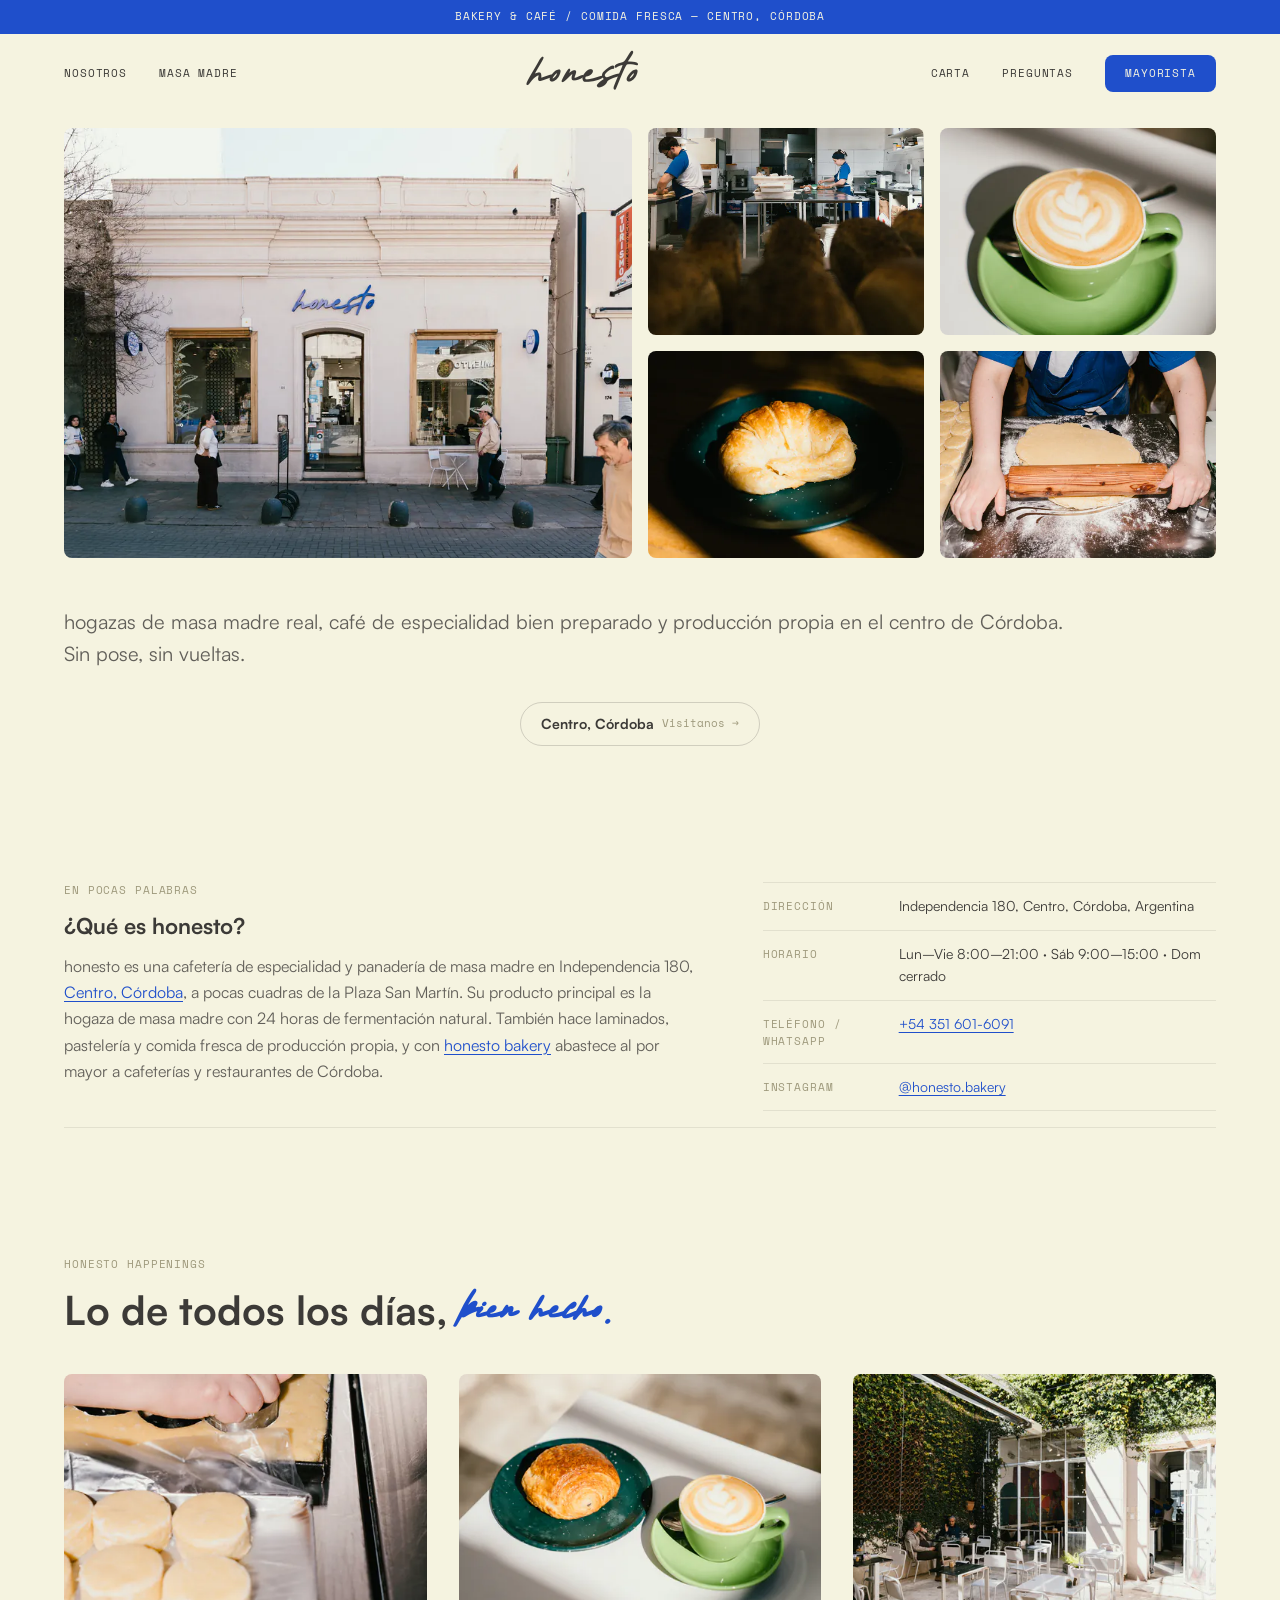
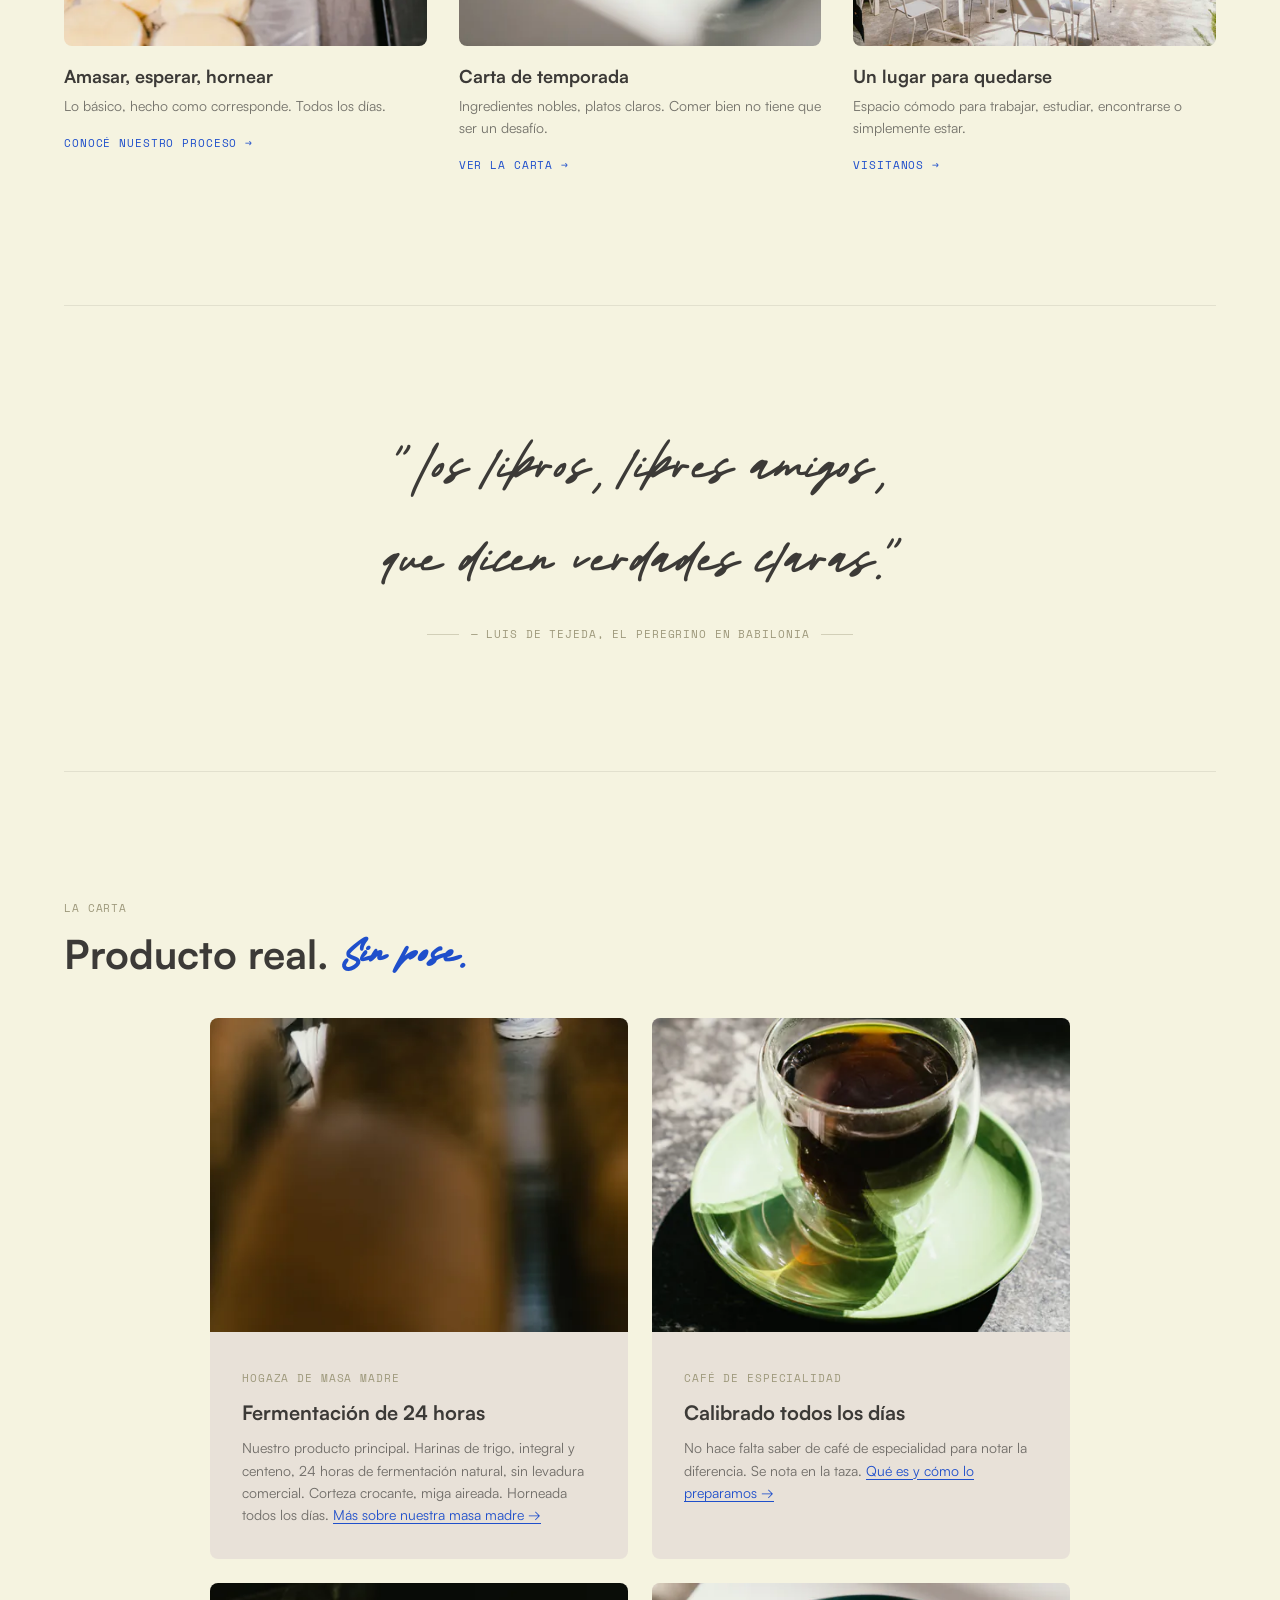
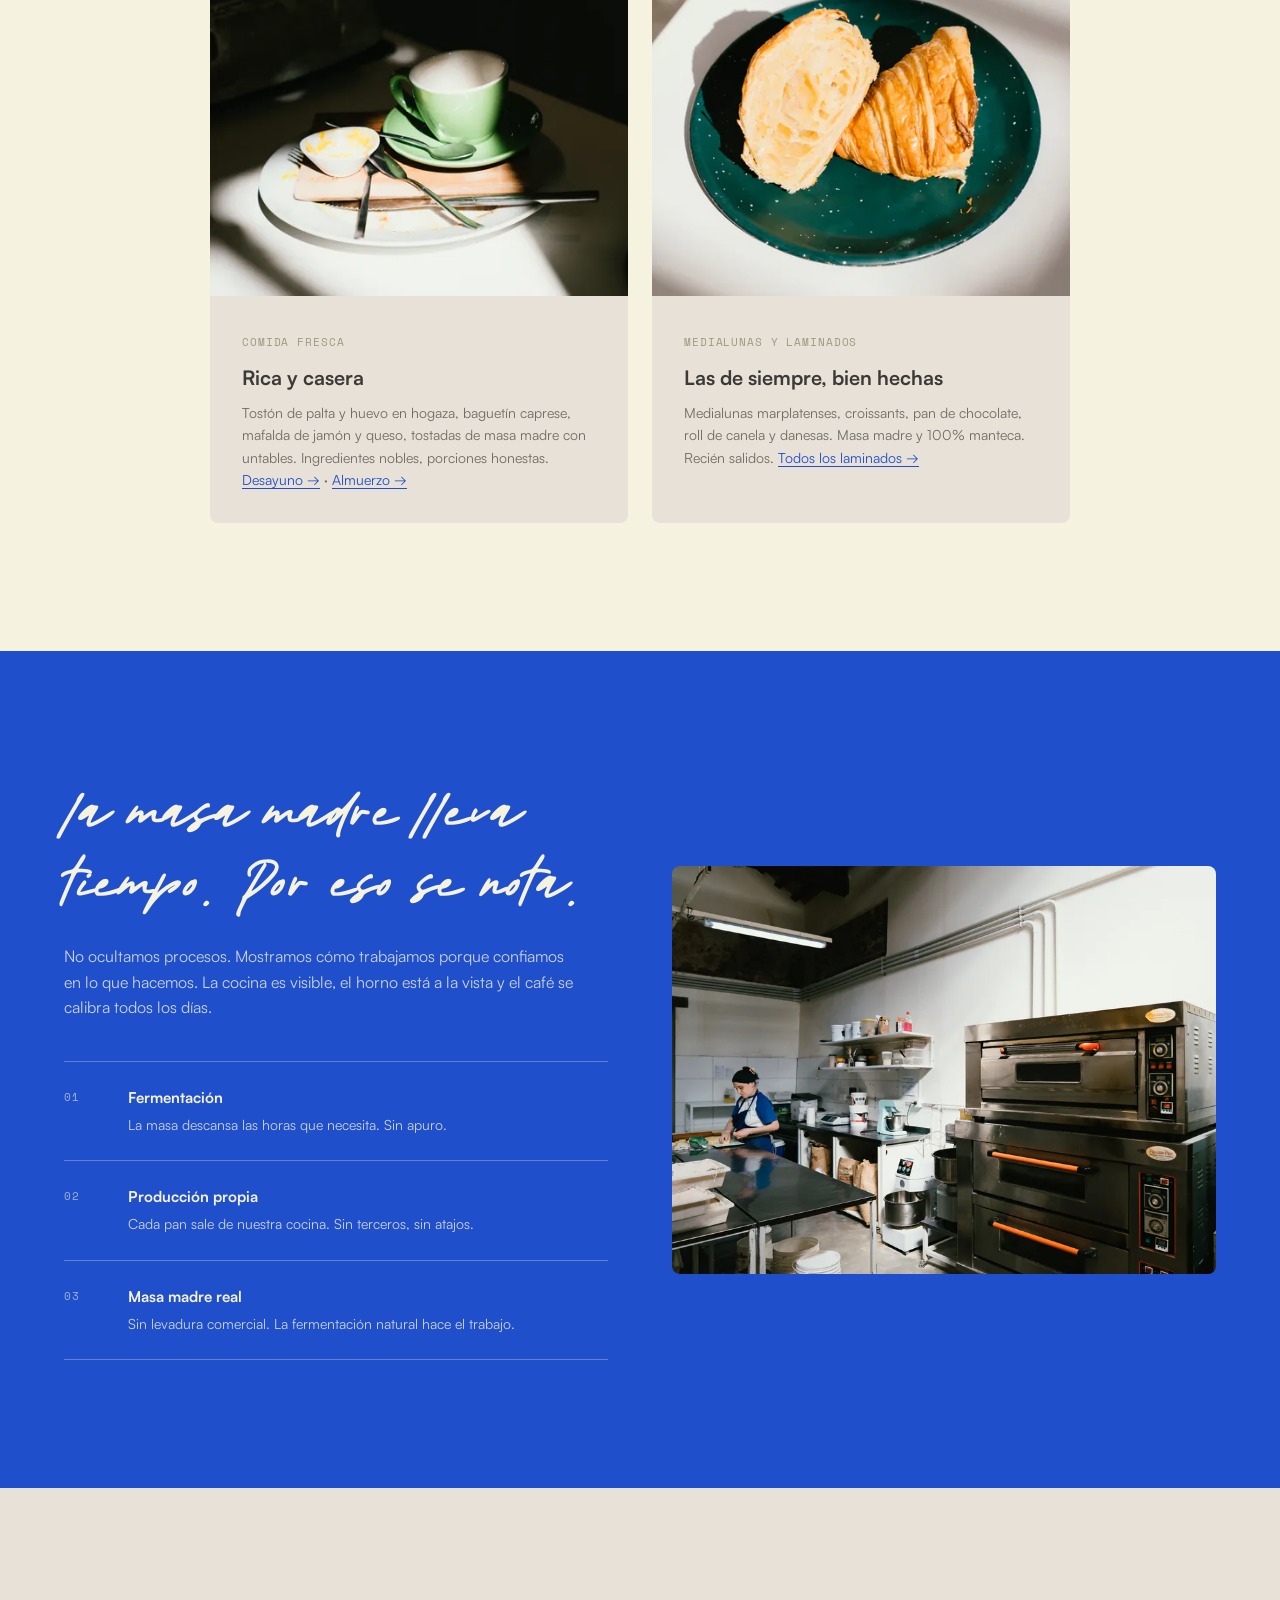
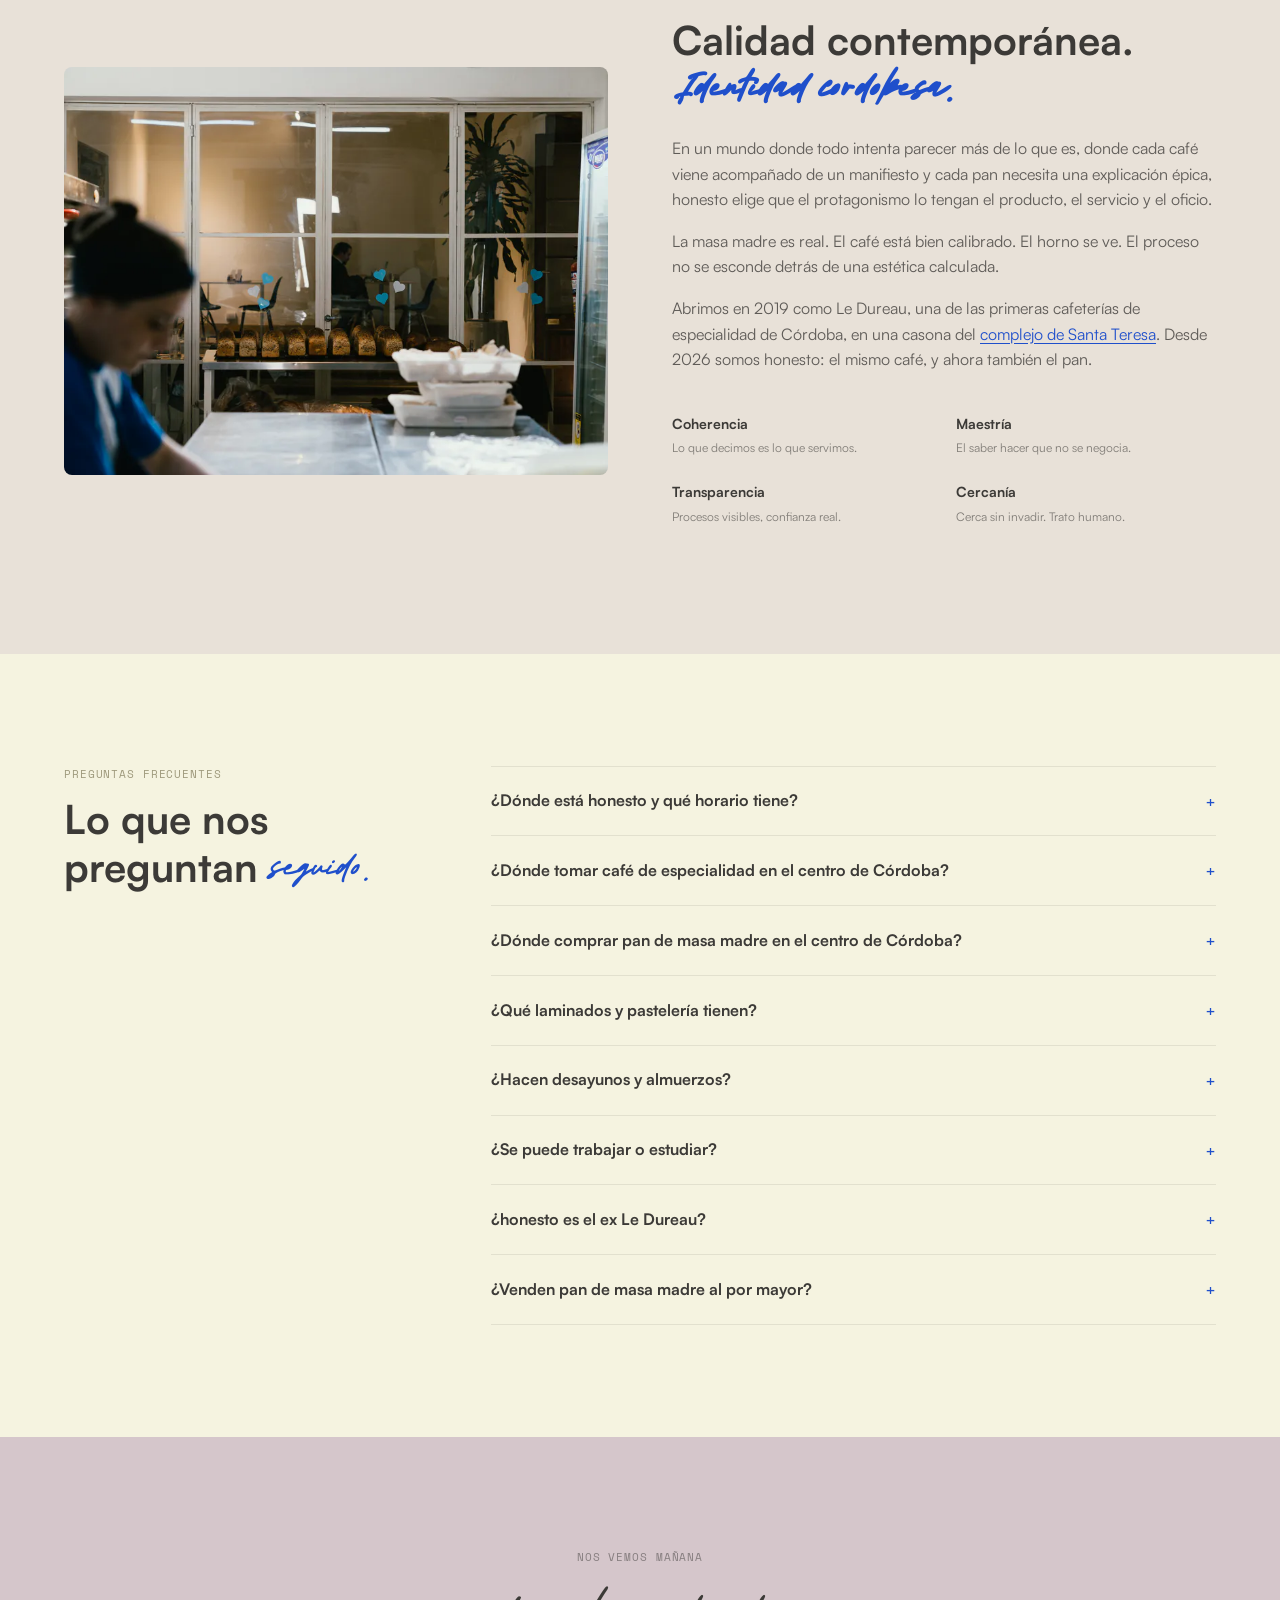
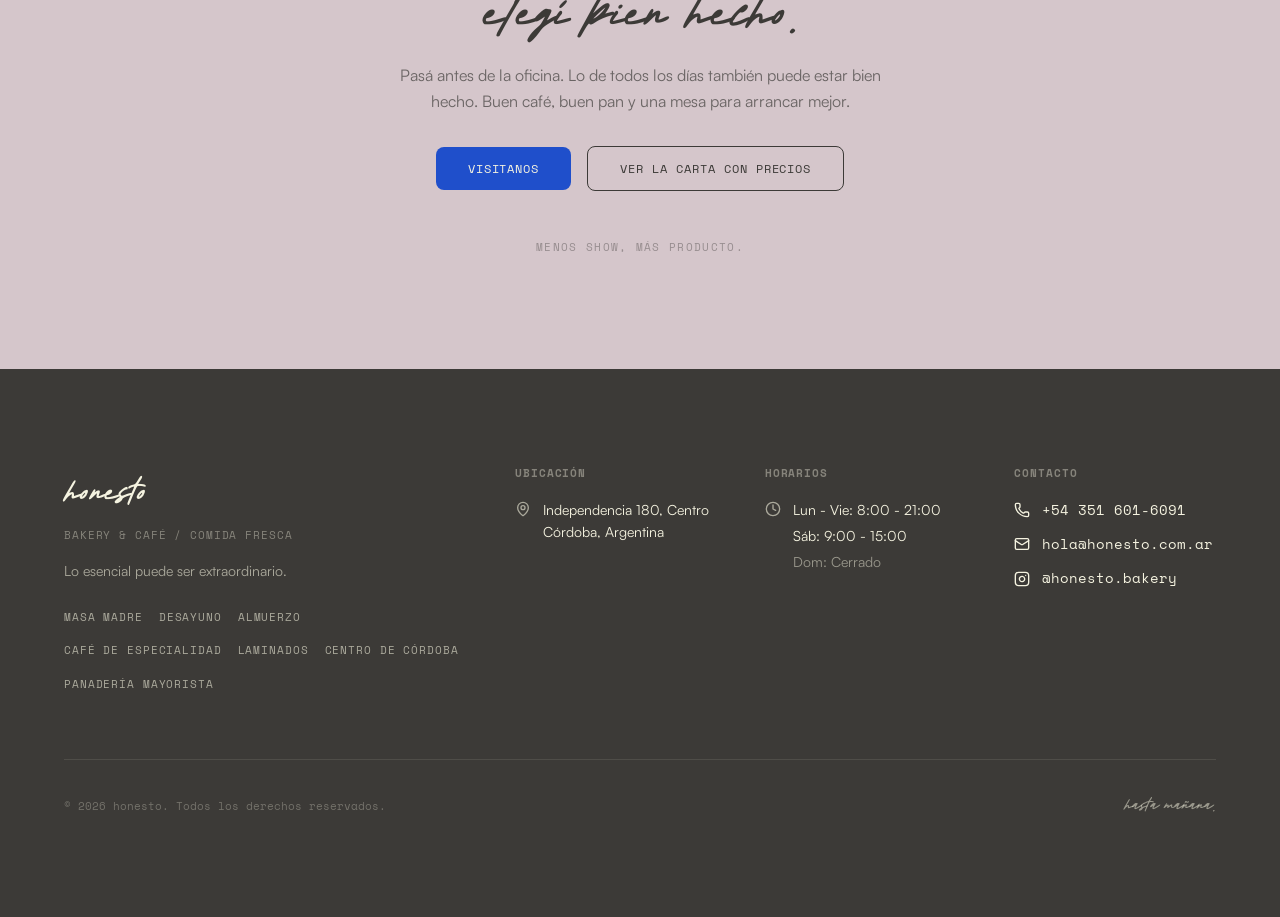
<file: index.html>
<!DOCTYPE html>
<html lang="es-AR">
<head>
  <meta charset="utf-8">
  <meta name="viewport" content="width=device-width, initial-scale=1">
  <title>honesto | Café de especialidad y pan de masa madre — Centro, Córdoba</title>
  <meta name="description" content="Café de especialidad y hogazas de masa madre de 24 horas en Independencia 180, Centro, Córdoba. Laminados, pastelería, comida fresca. Lun–Vie 8–21, Sáb 9–15.">
  <meta name="robots" content="index, follow, max-image-preview:large, max-snippet:-1">
  <meta name="theme-color" content="#F4F2E7">
  <meta name="geo.region" content="AR-X">
  <meta name="geo.placename" content="Córdoba, Argentina">
  <meta name="geo.position" content="-31.4180;-64.1850">
  <meta name="ICBM" content="-31.4180, -64.1850">
  <link rel="canonical" href="https://honesto.com.ar/">

  <!-- Icons -->
  <link rel="icon" type="image/png" sizes="32x32" href="assets/icons/favicon-32.png">
  <link rel="icon" type="image/png" sizes="192x192" href="assets/icons/icon-192.png">
  <link rel="apple-touch-icon" sizes="180x180" href="assets/icons/apple-touch-icon.png">

  <!-- Open Graph -->
  <meta property="og:type" content="website">
  <meta property="og:title" content="honesto | Café de especialidad y pan de masa madre — Centro, Córdoba">
  <meta property="og:description" content="Café de especialidad y hogazas de masa madre en Independencia 180, centro de Córdoba. Producción propia, sin pose.">
  <meta property="og:url" content="https://honesto.com.ar/">
  <meta property="og:image" content="https://honesto.com.ar/assets/images/og-honesto.jpg">
  <meta property="og:image:width" content="1200">
  <meta property="og:image:height" content="630">
  <meta property="og:image:alt" content="Fachada de honesto en Independencia 180, centro de Córdoba">
  <meta property="og:locale" content="es_AR">
  <meta property="og:site_name" content="honesto">

  <!-- Twitter Card -->
  <meta name="twitter:card" content="summary_large_image">
  <meta name="twitter:title" content="honesto | Café de especialidad y pan de masa madre — Centro, Córdoba">
  <meta name="twitter:description" content="Café de especialidad y hogazas de masa madre en Independencia 180, centro de Córdoba. Producción propia, sin pose.">
  <meta name="twitter:image" content="https://honesto.com.ar/assets/images/og-honesto.jpg">

  <!-- Schema.org: Bakery + WebSite + FAQPage (SEO / GEO) -->
  <script type="application/ld+json">
  {
    "@context": "https://schema.org",
    "@graph": [
      {
        "@type": [
          "Bakery",
          "CafeOrCoffeeShop"
        ],
        "@id": "https://honesto.com.ar/#negocio",
        "name": "honesto",
        "alternateName": [
          "honesto bakery & café",
          "honesto bakery",
          "Honesto Obrador",
          "Le Dureau (nombre anterior, 2019–2025)"
        ],
        "slogan": "Lo esencial puede ser extraordinario.",
        "description": "Café de especialidad y panadería de masa madre en el centro de Córdoba, Argentina. Hogazas con 24 horas de fermentación natural sin levadura comercial, café calibrado todos los días, laminados, pastelería y comida fresca de producción propia. Cocina y horno a la vista. Panadería mayorista para cafeterías y restaurantes a través de honesto bakery. El local abrió en 2019 como Le Dureau, una de las primeras cafeterías de especialidad de Córdoba; desde 2026 se llama honesto y funciona en una casona del complejo de Santa Teresa.",
        "url": "https://honesto.com.ar/",
        "email": "hola@honesto.com.ar",
        "telephone": "+543516016091",
        "logo": "https://honesto.com.ar/assets/logo/logo-full-dark.png",
        "image": [
          "https://honesto.com.ar/assets/images/og-honesto.jpg",
          "https://honesto.com.ar/assets/images/fachada-4x3.jpg",
          "https://honesto.com.ar/assets/images/fachada-1x1.jpg",
          "https://honesto.com.ar/assets/images/hogaza-1600.webp",
          "https://honesto.com.ar/assets/images/cafe-1600.webp"
        ],
        "address": {
          "@type": "PostalAddress",
          "streetAddress": "Independencia 180",
          "addressLocality": "Córdoba",
          "addressRegion": "Córdoba",
          "postalCode": "X5000",
          "addressCountry": "AR"
        },
        "geo": {
          "@type": "GeoCoordinates",
          "latitude": -31.41797,
          "longitude": -64.185
        },
        "hasMap": "https://maps.app.goo.gl/o1mb7m6Jnk81puLw9",
        "openingHoursSpecification": [
          {
            "@type": "OpeningHoursSpecification",
            "dayOfWeek": [
              "Monday",
              "Tuesday",
              "Wednesday",
              "Thursday",
              "Friday"
            ],
            "opens": "08:00",
            "closes": "21:00"
          },
          {
            "@type": "OpeningHoursSpecification",
            "dayOfWeek": "Saturday",
            "opens": "09:00",
            "closes": "15:00"
          }
        ],
        "servesCuisine": [
          "Café de especialidad",
          "Pan de masa madre",
          "Laminados y pastelería",
          "Desayunos y almuerzos"
        ],
        "priceRange": "$$",
        "currenciesAccepted": "ARS",
        "areaServed": {
          "@type": "City",
          "name": "Córdoba",
          "sameAs": "https://es.wikipedia.org/wiki/C%C3%B3rdoba_(Argentina)"
        },
        "knowsAbout": [
          "Hogaza de masa madre",
          "Fermentación natural de 24 horas",
          "Café de especialidad",
          "Laminados de manteca",
          "Croissants y medialunas congelados para hornear",
          "Panadería artesanal",
          "Venta mayorista para cafeterías",
          "Tostadores de café locales de Córdoba (tolva invitada)"
        ],
        "hasMenu": {
          "@type": "Menu",
          "@id": "https://honesto.com.ar/#carta",
          "name": "Carta de honesto",
          "inLanguage": "es-AR",
          "hasMenuSection": [
            {
              "@type": "MenuSection",
              "name": "Panadería de masa madre",
              "hasMenuItem": [
                {
                  "@type": "MenuItem",
                  "name": "Hogaza de masa madre",
                  "description": "Nuestro producto principal. Pan 100% masa madre con harinas de trigo, integral y centeno, 24 horas de fermentación natural, sin levadura comercial. Corteza crocante, miga aireada. Pieza de 1 kg aproximado."
                },
                {
                  "@type": "MenuItem",
                  "name": "Pan de molde de masa madre",
                  "description": "Blanco o semillado con mix de semillas y avena. Harinas de trigo e integral, miga suave. Pieza de 1 kg aproximado."
                },
                {
                  "@type": "MenuItem",
                  "name": "Baguetín",
                  "description": "Pan de masa madre de 400 g, corteza crocante y miga tierna."
                }
              ]
            },
            {
              "@type": "MenuSection",
              "name": "Laminados de manteca",
              "hasMenuItem": [
                {
                  "@type": "MenuItem",
                  "name": "Medialunas",
                  "description": "Medialunas de manteca y masa madre estilo marplatense, recién salidas."
                },
                {
                  "@type": "MenuItem",
                  "name": "Croissant",
                  "description": "Laminado estilo francés de masa madre y 100% manteca."
                },
                {
                  "@type": "MenuItem",
                  "name": "Pan de chocolate",
                  "description": "Masa hojaldrada de masa madre rellena de chocolate semiamargo."
                },
                {
                  "@type": "MenuItem",
                  "name": "Roll de canela, danesas y pepa de membrillo",
                  "description": "Roll de manteca de canela y azúcar morena; danesa con pastelera o con crumble de manzana; pepa de membrillo en masa laminada."
                }
              ]
            },
            {
              "@type": "MenuSection",
              "name": "Pastelería",
              "hasMenuItem": [
                {
                  "@type": "MenuItem",
                  "name": "Alfajor de chocolate y frutos rojos",
                  "description": "Bañado en chocolate, relleno de dulce de leche con corazón de frutos rojos."
                },
                {
                  "@type": "MenuItem",
                  "name": "Budines",
                  "description": "Zanahoria, limón con frutos rojos, banana y chocolate."
                },
                {
                  "@type": "MenuItem",
                  "name": "Cookies",
                  "description": "Avena, naranja y almendras (receta sin gluten, posible contaminación cruzada) y clásica con chips de chocolate."
                }
              ]
            },
            {
              "@type": "MenuSection",
              "name": "Café de especialidad",
              "hasMenuItem": [
                {
                  "@type": "MenuItem",
                  "name": "Espresso y clásicos",
                  "description": "Espresso, cortado, café con leche, capuccino, moka, macchiato y americano. Café de especialidad calibrado todos los días; leches vegetales disponibles."
                },
                {
                  "@type": "MenuItem",
                  "name": "Café filtrado",
                  "description": "Filtrado de la tolva principal o de la tolva invitada (tostadores locales), en el método que elijas."
                },
                {
                  "@type": "MenuItem",
                  "name": "Cafés fríos",
                  "description": "Espresso tonic, ice americano, cold latte, cold moka y cold matcha latte."
                }
              ]
            },
            {
              "@type": "MenuSection",
              "name": "Comida fresca",
              "hasMenuItem": [
                {
                  "@type": "MenuItem",
                  "name": "Tostón de palta y huevo",
                  "description": "Tostada de hogaza de masa madre con pasta de palta, huevo a la plancha y tomate cherry."
                },
                {
                  "@type": "MenuItem",
                  "name": "Baguetín caprese y baguetín de jamón crudo",
                  "description": "Sándwiches en baguetín de masa madre."
                },
                {
                  "@type": "MenuItem",
                  "name": "Desayunos",
                  "description": "El clásico con medialuna, desayuno de campo con tostadas de pan de molde de masa madre, desayuno proteico con huevos revueltos."
                },
                {
                  "@type": "MenuItem",
                  "name": "Infusiones",
                  "description": "Té en hebras agroecológico de Misiones, chai, matcha latte y chocolate caliente."
                }
              ]
            }
          ],
          "url": "https://menu.fu.do/ledureausas/qr-menu"
        },
        "makesOffer": {
          "@type": "Offer",
          "@id": "https://honesto.com.ar/bakery.html#oferta",
          "name": "Panadería mayorista: pan de masa madre, laminados, pastelería y congelados para cafeterías",
          "description": "honesto bakery (Honesto Obrador) abastece a cafeterías, restaurantes, hoteles y tiendas de Córdoba con hogazas y panes de molde de masa madre, laminados de manteca, pastelería y piezas congeladas sin fermentar para leudar y hornear en el negocio, en packs de 10. Carta con precios en menu.fu.do/independencia180/qr-menu.",
          "url": "https://honesto.com.ar/bakery.html",
          "availability": "https://schema.org/InStock",
          "businessFunction": "http://purl.org/goodrelations/v1#Sell",
          "eligibleCustomerType": "http://purl.org/goodrelations/v1#Business",
          "areaServed": {
            "@type": "City",
            "name": "Córdoba"
          }
        },
        "contactPoint": [
          {
            "@type": "ContactPoint",
            "telephone": "+543516016091",
            "contactType": "customer service",
            "availableLanguage": "es"
          },
          {
            "@type": "ContactPoint",
            "telephone": "+543516016091",
            "contactType": "sales",
            "name": "honesto bakery — pedidos mayoristas",
            "url": "https://honesto.com.ar/bakery.html",
            "availableLanguage": "es"
          }
        ],
        "sameAs": [
          "https://instagram.com/honesto.bakery",
          "https://maps.app.goo.gl/o1mb7m6Jnk81puLw9"
        ],
        "menu": "https://menu.fu.do/ledureausas/qr-menu",
        "department": {
          "@type": "Bakery",
          "@id": "https://honesto.com.ar/bakery.html#unidad",
          "name": "honesto bakery",
          "alternateName": [
            "honesto bakery mayorista",
            "Honesto Obrador"
          ],
          "description": "Panadería mayorista de honesto: hogazas de masa madre, laminados de manteca y pastelería para cafeterías, restaurantes, hoteles y tiendas de Córdoba.",
          "url": "https://honesto.com.ar/bakery.html",
          "telephone": "+543516016091",
          "email": "hola@honesto.com.ar",
          "address": {
            "@type": "PostalAddress",
            "streetAddress": "Independencia 180",
            "addressLocality": "Córdoba",
            "addressRegion": "Córdoba",
            "postalCode": "X5000",
            "addressCountry": "AR"
          },
          "parentOrganization": {
            "@id": "https://honesto.com.ar/#negocio"
          },
          "menu": "https://menu.fu.do/independencia180/qr-menu"
        },
        "foundingDate": "2019",
        "amenityFeature": [
          {
            "@type": "LocationFeatureSpecification",
            "name": "Wifi",
            "value": true
          },
          {
            "@type": "LocationFeatureSpecification",
            "name": "Espacio de coworking",
            "value": true
          },
          {
            "@type": "LocationFeatureSpecification",
            "name": "Admite mascotas",
            "value": true
          }
        ]
      },
      {
        "@type": "WebSite",
        "@id": "https://honesto.com.ar/#sitio",
        "url": "https://honesto.com.ar/",
        "name": "honesto",
        "inLanguage": "es-AR",
        "publisher": {
          "@id": "https://honesto.com.ar/#negocio"
        }
      },
      {
        "@type": "WebPage",
        "@id": "https://honesto.com.ar/#pagina",
        "url": "https://honesto.com.ar/",
        "name": "honesto | Café de especialidad y pan de masa madre — Centro, Córdoba",
        "isPartOf": {
          "@id": "https://honesto.com.ar/#sitio"
        },
        "about": {
          "@id": "https://honesto.com.ar/#negocio"
        },
        "inLanguage": "es-AR",
        "primaryImageOfPage": "https://honesto.com.ar/assets/images/fachada-1600.webp",
        "description": "Café de especialidad y hogazas de masa madre de 24 horas en Independencia 180, Centro, Córdoba. Laminados, pastelería, comida fresca. Lun–Vie 8–21, Sáb 9–15.",
        "keywords": "café de especialidad Córdoba centro, pan de masa madre Córdoba, hogaza de masa madre, panadería artesanal centro de Córdoba, cafetería Independencia 180, desayuno centro Córdoba, panadería mayorista Córdoba",
        "speakable": {
          "@type": "SpeakableSpecification",
          "cssSelector": [
            ".resumen__text",
            ".hero-mosaic__text h1",
            ".faq__list"
          ]
        },
        "dateModified": "2026-09-18"
      },
      {
        "@type": "FAQPage",
        "@id": "https://honesto.com.ar/#preguntas",
        "isPartOf": {
          "@id": "https://honesto.com.ar/#pagina"
        },
        "mainEntity": [
          {
            "@type": "Question",
            "name": "¿Dónde está honesto y qué horario tiene?",
            "acceptedAnswer": {
              "@type": "Answer",
              "text": "honesto está en Independencia 180, Centro, Córdoba, Argentina, a pocas cuadras de la Plaza San Martín. Abre de lunes a viernes de 8:00 a 21:00 y los sábados de 9:00 a 15:00. Los domingos está cerrado. Teléfono: +54 351 601-6091."
            }
          },
          {
            "@type": "Question",
            "name": "¿Dónde tomar café de especialidad en el centro de Córdoba?",
            "acceptedAnswer": {
              "@type": "Answer",
              "text": "En honesto, Independencia 180. Trabajamos con café de especialidad de la casa y una tolva invitada que rota entre tostadores locales de Córdoba, calibrado todos los días. Hay leches vegetales. No hace falta saber de café para notar la diferencia."
            }
          },
          {
            "@type": "Question",
            "name": "¿Dónde comprar pan de masa madre en el centro de Córdoba?",
            "acceptedAnswer": {
              "@type": "Answer",
              "text": "En honesto, Independencia 180. Nuestro producto principal es la hogaza de masa madre: 24 horas de fermentación natural, sin levadura comercial, horneada todos los días en el local. Corteza firme, miga abierta y sabor real."
            }
          },
          {
            "@type": "Question",
            "name": "¿Qué laminados y pastelería tienen?",
            "acceptedAnswer": {
              "@type": "Answer",
              "text": "Medialunas de manteca estilo marplatense, croissants, pan de chocolate, roll de canela, danesas con pastelera o crumble de manzana y pepa de membrillo, todo laminado con masa madre y 100% manteca. En pastelería: alfajor de chocolate y frutos rojos, budines de zanahoria, limón y frutos rojos o banana y chocolate, y cookies (una de avena y naranja con receta sin gluten, con posible contaminación cruzada, no apta para celíacos). Todo de producción propia, horneado el mismo día."
            }
          },
          {
            "@type": "Question",
            "name": "¿Hacen desayunos y almuerzos?",
            "acceptedAnswer": {
              "@type": "Answer",
              "text": "Sí. honesto abre a las 8:00 de lunes a viernes y a esa hora el pan y las medialunas ya están recién horneados. Hay café de especialidad, también con leches vegetales. Al mediodía hay comida fresca de producción propia, para comer ahí o llevar."
            }
          },
          {
            "@type": "Question",
            "name": "¿Se puede trabajar o estudiar en honesto?",
            "acceptedAnswer": {
              "@type": "Answer",
              "text": "Sí. Funcionamos también como cowork: wifi, enchufes en las mesas y un patio cómodo, pensado para quedarse a trabajar, estudiar, reunirse o simplemente estar un rato. Es pet friendly."
            }
          },
          {
            "@type": "Question",
            "name": "¿Venden pan de masa madre al por mayor para cafeterías y restaurantes?",
            "acceptedAnswer": {
              "@type": "Answer",
              "text": "Sí. honesto bakery es la unidad mayorista de honesto: hogazas y panes de molde de masa madre, laminados de manteca, pastelería y congelados para hornear en packs de 10, para cafeterías, restaurantes, hoteles y tiendas de Córdoba. Carta con precios en menu.fu.do/independencia180/qr-menu; pedidos por WhatsApp al +54 351 601-6091 o registrando el negocio en honesto.com.ar/bakery.html."
            }
          },
          {
            "@type": "Question",
            "name": "¿honesto es el ex Le Dureau?",
            "acceptedAnswer": {
              "@type": "Answer",
              "text": "Sí. El local de Independencia 180 abrió en 2019 como Le Dureau, una de las primeras cafeterías de especialidad de Córdoba. Desde 2026 se llama honesto y se enfoca en pan de masa madre, laminados y café de especialidad. Misma casona del complejo de Santa Teresa, nuevo nombre."
            }
          }
        ]
      }
    ]
  }
  </script>

  <link rel="preload" as="image" href="assets/images/fachada-1200.webp" imagesrcset="assets/images/fachada-480.webp 480w, assets/images/fachada-800.webp 800w, assets/images/fachada-1200.webp 1200w, assets/images/fachada-1600.webp 1600w" imagesizes="(min-width: 1024px) 576px, (min-width: 768px) 50vw, calc(100vw - 48px)" type="image/webp">
  <link rel="stylesheet" href="css/main.css">
</head>
<body>

<a class="skip-link" href="#main">Ir al contenido</a>

<!-- HEADER -->
<header class="lp-header">
  <div class="topbar">
    <p>Bakery &amp; Café / Comida Fresca — Centro, Córdoba</p>
  </div>
  <nav class="mainnav" aria-label="Navegación principal">
    <div class="mainnav__links">
      <a href="#nosotros">Nosotros</a>
      <a href="/masa-madre/">Masa madre</a>
    </div>
    <a class="mainnav__brand" href="/">honesto</a>
    <div class="mainnav__links">
      <a href="#carta">Carta</a>
      <a href="#preguntas">Preguntas</a>
      <a class="mainnav__cta" href="bakery.html">Mayorista</a>
    </div>
    <button class="mainnav__toggle" aria-label="Abrir menú" aria-expanded="false" aria-controls="mobile-menu">
      <svg xmlns="http://www.w3.org/2000/svg" width="24" height="24" viewBox="0 0 24 24" fill="none" stroke="currentColor" stroke-width="2" stroke-linecap="round" stroke-linejoin="round" aria-hidden="true">
        <path d="M4 5h16"/><path d="M4 12h16"/><path d="M4 19h16"/>
      </svg>
    </button>
  </nav>
  <nav class="mobile-menu" id="mobile-menu" aria-label="Menú móvil">
    <a href="#nosotros">Nosotros</a>
    <a href="/masa-madre/">Masa madre</a>
    <a href="#carta">Carta</a>
    <a href="#preguntas">Preguntas</a>
    <a href="bakery.html">Panadería mayorista</a>
    <p class="mobile-menu__group">Más</p>
    <a href="/desayuno/">Desayuno</a>
    <a href="/almuerzo/">Almuerzo</a>
    <a href="/cafe-especialidad/">Café de especialidad</a>
    <a href="/laminados/">Laminados</a>
    <a href="/centro-cordoba/">Centro de Córdoba</a>
  </nav>
</header>

<!-- MAIN -->
<main id="main">

  <!-- HERO -->
  <section class="hero-mosaic">
    <div class="hero-mosaic__inner">
      <div class="hero-mosaic__grid">
        <div class="hero-mosaic__main">
          <img src="assets/images/fachada-1200.webp" srcset="assets/images/fachada-480.webp 480w, assets/images/fachada-800.webp 800w, assets/images/fachada-1200.webp 1200w, assets/images/fachada-1600.webp 1600w" sizes="(min-width: 1024px) 576px, (min-width: 768px) 50vw, calc(100vw - 48px)" alt="Fachada de honesto en Independencia 180, centro de Córdoba: casona con el cartel pintado y gente pasando por la vereda" width="1200" height="900" fetchpriority="high">
        </div>
        <div class="hero-mosaic__cell">
          <img src="assets/images/hogaza-800.webp" srcset="assets/images/hogaza-480.webp 480w, assets/images/hogaza-800.webp 800w, assets/images/hogaza-1200.webp 1200w, assets/images/hogaza-1600.webp 1600w" sizes="(min-width: 1024px) 272px, (min-width: 768px) 25vw, 50vw" alt="Hogazas de masa madre recién horneadas en el carro, con el equipo trabajando al fondo" width="800" height="600" loading="lazy" decoding="async">
        </div>
        <div class="hero-mosaic__cell">
          <img src="assets/images/cafe-800.webp" srcset="assets/images/cafe-480.webp 480w, assets/images/cafe-800.webp 800w, assets/images/cafe-1200.webp 1200w, assets/images/cafe-1600.webp 1600w" sizes="(min-width: 1024px) 272px, (min-width: 768px) 25vw, 50vw" alt="Café de especialidad con leche y arte latte en taza verde" width="800" height="600" loading="lazy" decoding="async">
        </div>
        <div class="hero-mosaic__cell">
          <img src="assets/images/medialuna-800.webp" srcset="assets/images/medialuna-480.webp 480w, assets/images/medialuna-800.webp 800w, assets/images/medialuna-1200.webp 1200w, assets/images/medialuna-1600.webp 1600w" sizes="(min-width: 1024px) 272px, (min-width: 768px) 25vw, 50vw" alt="Medialuna hojaldrada en plato, con luz natural de la mañana" width="800" height="600" loading="lazy" decoding="async">
        </div>
        <div class="hero-mosaic__cell">
          <img src="assets/images/manos-800.webp" srcset="assets/images/manos-480.webp 480w, assets/images/manos-800.webp 800w, assets/images/manos-1200.webp 1200w, assets/images/manos-1600.webp 1600w" sizes="(min-width: 1024px) 272px, (min-width: 768px) 25vw, 50vw" alt="Manos estirando masa con palo de amasar sobre la mesada enharinada" width="800" height="600" loading="lazy" decoding="async">
        </div>
      </div>
      <div class="hero-mosaic__text">
        <h1>hogazas de masa madre real, café de especialidad bien preparado y producción propia en el centro de Córdoba. Sin pose, sin vueltas.</h1>
      </div>
      <div class="hero-mosaic__cta">
        <a href="#contacto">
          <span class="cta-label">Centro, Córdoba</span>
          <span class="cta-sub">Visitanos →</span>
        </a>
      </div>
    </div>
  </section>

  <!-- EN POCAS PALABRAS (resumen extraíble) -->
  <section class="resumen" id="resumen" aria-labelledby="resumen-title">
    <div class="resumen__inner">
      <div>
        <p class="section-eyebrow">En pocas palabras</p>
        <h2 class="resumen__title" id="resumen-title">¿Qué es honesto?</h2>
        <p class="resumen__text">honesto es una cafetería de especialidad y panadería de masa madre en Independencia 180, <a href="/centro-cordoba/">Centro, Córdoba</a>, a pocas cuadras de la Plaza San Martín. Su producto principal es la hogaza de masa madre con 24 horas de fermentación natural. También hace laminados, pastelería y comida fresca de producción propia, y con <a href="bakery.html">honesto bakery</a> abastece al por mayor a cafeterías y restaurantes de Córdoba.</p>
      </div>
      <dl class="resumen__facts">
        <div><dt>Dirección</dt><dd>Independencia 180, Centro, Córdoba, Argentina</dd></div>
        <div><dt>Horario</dt><dd>Lun–Vie 8:00–21:00 · Sáb 9:00–15:00 · Dom cerrado</dd></div>
        <div><dt>Teléfono / WhatsApp</dt><dd><a href="tel:+543516016091">+54 351 601-6091</a></dd></div>
        <div><dt>Instagram</dt><dd><a href="https://instagram.com/honesto.bakery" target="_blank" rel="noopener noreferrer">@honesto.bakery</a></dd></div>
      </dl>
    </div>
  </section>

  <!-- DIVIDER -->
  <div class="section-divider"><div class="section-divider__line"></div></div>

  <!-- HAPPENINGS -->
  <section class="happenings">
    <div class="happenings__inner">
      <p class="section-eyebrow">Honesto happenings</p>
      <h2 class="happenings__title">Lo de todos los días, <em>bien hecho.</em></h2>
      <div class="happenings__grid">
        <a class="hap-card" href="#proceso">
          <div class="hap-card__image">
            <img src="assets/images/corte-800.webp" srcset="assets/images/corte-480.webp 480w, assets/images/corte-800.webp 800w, assets/images/corte-1200.webp 1200w, assets/images/corte-1600.webp 1600w" sizes="(min-width: 1024px) 373px, (min-width: 768px) 33vw, calc(100vw - 48px)" alt="Mano cortando discos de masa con un cortante sobre la placa, en la cocina de honesto" width="800" height="600" loading="lazy" decoding="async">
          </div>
          <div class="hap-card__body">
            <h3 class="hap-card__title">Amasar, esperar, hornear</h3>
            <p class="hap-card__desc">Lo básico, hecho como corresponde. Todos los días.</p>
            <span class="hap-card__link">Conocé nuestro proceso →</span>
          </div>
        </a>
        <a class="hap-card" href="#carta">
          <div class="hap-card__image">
            <img src="assets/images/desayuno-800.webp" srcset="assets/images/desayuno-480.webp 480w, assets/images/desayuno-800.webp 800w, assets/images/desayuno-1200.webp 1200w, assets/images/desayuno-1600.webp 1600w" sizes="(min-width: 1024px) 373px, (min-width: 768px) 33vw, calc(100vw - 48px)" alt="Medialuna de chocolate y café con leche en la mesa, desayuno en honesto" width="800" height="600" loading="lazy" decoding="async">
          </div>
          <div class="hap-card__body">
            <h3 class="hap-card__title">Carta de temporada</h3>
            <p class="hap-card__desc">Ingredientes nobles, platos claros. Comer bien no tiene que ser un desafío.</p>
            <span class="hap-card__link">Ver la carta →</span>
          </div>
        </a>
        <a class="hap-card" href="#contacto">
          <div class="hap-card__image">
            <img src="assets/images/patio-800.webp" srcset="assets/images/patio-480.webp 480w, assets/images/patio-800.webp 800w, assets/images/patio-1200.webp 1200w, assets/images/patio-1600.webp 1600w" sizes="(min-width: 1024px) 373px, (min-width: 768px) 33vw, calc(100vw - 48px)" alt="Patio de honesto con mesas blancas, plantas y clientes conversando" width="800" height="600" loading="lazy" decoding="async">
          </div>
          <div class="hap-card__body">
            <h3 class="hap-card__title">Un lugar para quedarse</h3>
            <p class="hap-card__desc">Espacio cómodo para trabajar, estudiar, encontrarse o simplemente estar.</p>
            <span class="hap-card__link">Visitanos →</span>
          </div>
        </a>
      </div>
    </div>
  </section>

  <!-- DIVIDER -->
  <div class="section-divider"><div class="section-divider__line"></div></div>

  <!-- QUOTE -->
  <section class="quote-section">
    <div class="quote-section__inner">
      <blockquote>
        <p>"Los libros, libres amigos,</p><br><p>que dicen verdades claras.”</p>
      </blockquote>
      <div class="quote-section__meta">
        <div class="quote-section__line"></div>
        <span class="quote-section__label">— Luis de Tejeda, El Peregrino en Babilonia</span>
        <div class="quote-section__line"></div>
      </div>
    </div>
  </section>

  <!-- DIVIDER -->
  <div class="section-divider"><div class="section-divider__line"></div></div>

  <!-- CARTA -->
  <section class="carta" id="carta">
    <div class="carta__inner">
      <p class="section-eyebrow">La carta</p>
      <h2 class="carta__title">Producto real. <em>Sin pose.</em></h2>
      <div class="carta__grid">
        <div class="product-card">
          <div class="product-card__image">
            <img src="assets/images/hogazas-carro-800.webp" srcset="assets/images/hogazas-carro-480.webp 480w, assets/images/hogazas-carro-800.webp 800w, assets/images/hogazas-carro-1200.webp 1200w, assets/images/hogazas-carro-1600.webp 1600w" sizes="(min-width: 908px) 418px, (min-width: 768px) calc(50vw - 36px), calc(100vw - 48px)" alt="Hogazas de masa madre de honesto enfriándose en el carro después del horno" width="800" height="600" loading="lazy" decoding="async">
          </div>
          <div class="product-card__body">
            <span class="product-card__label">Hogaza de Masa Madre</span>
            <h3 class="product-card__title">Fermentación de 24 horas</h3>
            <p class="product-card__desc">Nuestro producto principal. Harinas de trigo, integral y centeno, 24 horas de fermentación natural, sin levadura comercial. Corteza crocante, miga aireada. Horneada todos los días. <a href="/masa-madre/">Más sobre nuestra masa madre →</a></p>
          </div>
        </div>
        <div class="product-card">
          <div class="product-card__image">
            <img src="assets/images/cafe-negro-800.webp" srcset="assets/images/cafe-negro-480.webp 480w, assets/images/cafe-negro-800.webp 800w, assets/images/cafe-negro-1200.webp 1200w, assets/images/cafe-negro-1600.webp 1600w" sizes="(min-width: 908px) 418px, (min-width: 768px) calc(50vw - 36px), calc(100vw - 48px)" alt="Café de especialidad negro en vaso de vidrio sobre plato verde, con luz de la tarde" width="800" height="600" loading="lazy" decoding="async">
          </div>
          <div class="product-card__body">
            <span class="product-card__label">Café de Especialidad</span>
            <h3 class="product-card__title">Calibrado todos los días</h3>
            <p class="product-card__desc">No hace falta saber de café de especialidad para notar la diferencia. Se nota en la taza. <a href="/cafe-especialidad/">Qué es y cómo lo preparamos →</a></p>
          </div>
        </div>
        <div class="product-card">
          <div class="product-card__image">
            <img src="assets/images/mesa-800.webp" srcset="assets/images/mesa-480.webp 480w, assets/images/mesa-800.webp 800w, assets/images/mesa-1200.webp 1200w, assets/images/mesa-1600.webp 1600w" sizes="(min-width: 908px) 418px, (min-width: 768px) calc(50vw - 36px), calc(100vw - 48px)" alt="Mesa de honesto después del desayuno: taza, plato y manteca con luz natural" width="800" height="600" loading="lazy" decoding="async">
          </div>
          <div class="product-card__body">
            <span class="product-card__label">Comida Fresca</span>
            <h3 class="product-card__title">Rica y casera</h3>
            <p class="product-card__desc">Tostón de palta y huevo en hogaza, baguetín caprese, mafalda de jamón y queso, tostadas de masa madre con untables. Ingredientes nobles, porciones honestas. <a href="/desayuno/">Desayuno →</a> · <a href="/almuerzo/">Almuerzo →</a></p>
          </div>
        </div>
        <div class="product-card">
          <div class="product-card__image">
            <img src="assets/images/laminados-800.webp" srcset="assets/images/laminados-480.webp 480w, assets/images/laminados-800.webp 800w, assets/images/laminados-1200.webp 1200w, assets/images/laminados-1600.webp 1600w" sizes="(min-width: 908px) 418px, (min-width: 768px) calc(50vw - 36px), calc(100vw - 48px)" alt="Croissant y medialuna de manteca en plato, laminados de honesto" width="800" height="600" loading="lazy" decoding="async">
          </div>
          <div class="product-card__body">
            <span class="product-card__label">Medialunas y Laminados</span>
            <h3 class="product-card__title">Las de siempre, bien hechas</h3>
            <p class="product-card__desc">Medialunas marplatenses, croissants, pan de chocolate, roll de canela y danesas. Masa madre y 100% manteca. Recién salidos. <a href="/laminados/">Todos los laminados →</a></p>
          </div>
        </div>
      </div>
    </div>
  </section>

  <!-- PROCESO -->
  <section class="proceso-section" id="proceso">
    <div class="proceso-section__inner">
      <div class="proceso-section__grid">
        <div class="proceso-section__copy">
          <h2>la masa madre lleva tiempo. Por eso se nota.</h2>
          <p class="proceso-section__lead">No ocultamos procesos. Mostramos cómo trabajamos porque confiamos en lo que hacemos. La cocina es visible, el horno está a la vista y el café se calibra todos los días.</p>
          <ul class="proceso-steps">
            <li class="proceso-step">
              <span class="proceso-step__num">01</span>
              <div>
                <strong>Fermentación</strong>
                <p>La masa descansa las horas que necesita. Sin apuro.</p>
              </div>
            </li>
            <li class="proceso-step">
              <span class="proceso-step__num">02</span>
              <div>
                <strong>Producción propia</strong>
                <p>Cada pan sale de nuestra cocina. Sin terceros, sin atajos.</p>
              </div>
            </li>
            <li class="proceso-step">
              <span class="proceso-step__num">03</span>
              <div>
                <strong>Masa madre real</strong>
                <p>Sin levadura comercial. La fermentación natural hace el trabajo.</p>
              </div>
            </li>
          </ul>
        </div>
        <div class="proceso-section__image">
          <img src="assets/images/horno-800.webp" srcset="assets/images/horno-480.webp 480w, assets/images/horno-800.webp 800w, assets/images/horno-1200.webp 1200w, assets/images/horno-1600.webp 1600w" sizes="(min-width: 1024px) 544px, calc(100vw - 48px)" alt="Panadera trabajando junto a los hornos de la cocina de honesto" width="800" height="600" loading="lazy" decoding="async">
        </div>
      </div>
    </div>
  </section>

  <!-- NOSOTROS -->
  <section class="nosotros" id="nosotros">
    <div class="nosotros__inner">
      <div class="nosotros__grid">
        <div class="nosotros__image">
          <img src="assets/images/mostrador-800.webp" srcset="assets/images/mostrador-480.webp 480w, assets/images/mostrador-800.webp 800w, assets/images/mostrador-1200.webp 1200w, assets/images/mostrador-1600.webp 1600w" sizes="(min-width: 1024px) 544px, calc(100vw - 48px)" alt="Panadera de honesto trabajando, con la vitrina de panes al fondo" width="800" height="600" loading="lazy" decoding="async">
        </div>
        <div class="nosotros__copy">
          <h2>Calidad contemporánea. <em>Identidad cordobesa.</em></h2>
          <p>En un mundo donde todo intenta parecer más de lo que es, donde cada café viene acompañado de un manifiesto y cada pan necesita una explicación épica, honesto elige que el protagonismo lo tengan el producto, el servicio y el oficio.</p>
          <p>La masa madre es real. El café está bien calibrado. El horno se ve. El proceso no se esconde detrás de una estética calculada.</p>
          <p>Abrimos en 2019 como Le Dureau, una de las primeras cafeterías de especialidad de Córdoba, en una casona del <a href="/centro-cordoba/">complejo de Santa Teresa</a>. Desde 2026 somos honesto: el mismo café, y ahora también el pan.</p>
          <div class="nosotros__values">
            <div class="value-item">
              <h3>Coherencia</h3>
              <p>Lo que decimos es lo que servimos.</p>
            </div>
            <div class="value-item">
              <h3>Maestría</h3>
              <p>El saber hacer que no se negocia.</p>
            </div>
            <div class="value-item">
              <h3>Transparencia</h3>
              <p>Procesos visibles, confianza real.</p>
            </div>
            <div class="value-item">
              <h3>Cercanía</h3>
              <p>Cerca sin invadir. Trato humano.</p>
            </div>
          </div>
        </div>
      </div>
    </div>
  </section>

  <!-- PREGUNTAS FRECUENTES -->
  <section class="faq" id="preguntas" aria-labelledby="faq-title">
    <div class="faq__inner">
      <div class="faq__head">
        <p class="section-eyebrow">Preguntas frecuentes</p>
        <h2 class="faq__title" id="faq-title">Lo que nos preguntan <em>seguido.</em></h2>
      </div>
      <div class="faq__list">
        <details class="faq__item">
          <summary>¿Dónde está honesto y qué horario tiene?</summary>
          <p>Estamos en Independencia 180, Centro, Córdoba, a pocas cuadras de la Plaza San Martín. Abrimos de lunes a viernes de 8:00 a 21:00 y los sábados de 9:00 a 15:00. Los domingos cerramos. Teléfono: <a href="tel:+543516016091">+54 351 601-6091</a>.</p>
        </details>
        <details class="faq__item">
          <summary>¿Dónde tomar café de especialidad en el centro de Córdoba?</summary>
          <p>Acá, en Independencia 180. Café de especialidad de la casa y una <a href="/cafe-especialidad/">tolva invitada</a> que rota entre tostadores locales de Córdoba, calibrado todos los días. Hay leches vegetales. No hace falta saber de café para notar la diferencia.</p>
        </details>
        <details class="faq__item">
          <summary>¿Dónde comprar pan de masa madre en el centro de Córdoba?</summary>
          <p>Acá, en Independencia 180. Nuestro producto principal es la hogaza de masa madre: 24 horas de fermentación natural, sin levadura comercial, horneada todos los días en el local. Corteza firme, miga abierta y sabor real.</p>
        </details>
        <details class="faq__item">
          <summary>¿Qué laminados y pastelería tienen?</summary>
          <p>Medialunas de manteca estilo marplatense, croissants, pan de chocolate, roll de canela, danesas y pepa de membrillo, todo laminado con masa madre y 100% manteca. En pastelería: alfajor de chocolate y frutos rojos, budines y cookies, una de ellas con receta sin gluten (con posible contaminación cruzada, no apta para celíacos). Producción propia, horneado el mismo día.</p>
        </details>
        <details class="faq__item">
          <summary>¿Hacen desayunos y almuerzos?</summary>
          <p>Sí. Abrimos a las 8:00 y a esa hora el pan y las medialunas ya están recién horneados. Hay café de especialidad, también con leches vegetales. Al mediodía hay comida fresca de producción propia, para comer acá o llevar.</p>
        </details>
        <details class="faq__item">
          <summary>¿Se puede trabajar o estudiar?</summary>
          <p>Sí. Funcionamos también como cowork: wifi, enchufes en las mesas y un patio cómodo, pensado para quedarse a trabajar, estudiar, reunirse o simplemente estar un rato. Es pet friendly.</p>
        </details>
        <details class="faq__item">
          <summary>¿honesto es el ex Le Dureau?</summary>
          <p>Sí. El local abrió en 2019 como Le Dureau, una de las primeras cafeterías de especialidad de Córdoba. Desde 2026 se llama honesto y se enfoca en pan de masa madre, laminados y café de especialidad. Misma casona del <a href="/centro-cordoba/">complejo de Santa Teresa</a>, nuevo nombre.</p>
        </details>
        <details class="faq__item">
          <summary>¿Venden pan de masa madre al por mayor?</summary>
          <p>Sí. <a href="bakery.html">honesto bakery</a> es nuestra unidad mayorista: hogazas y panes de molde de masa madre, laminados de manteca, pastelería y congelados para hornear en packs de 10, para cafeterías, restaurantes, hoteles y tiendas de Córdoba. Pedís por WhatsApp o registrás tu negocio.</p>
        </details>
      </div>
    </div>
  </section>

  <!-- CTA -->
  <section class="cta-section">
    <div class="cta-section__inner">
      <p class="cta-section__eyebrow">Nos vemos mañana</p>
      <h2>elegí bien hecho.</h2>
      <p class="cta-section__body">Pasá antes de la oficina. Lo de todos los días también puede estar bien hecho. Buen café, buen pan y una mesa para arrancar mejor.</p>
      <div class="cta-section__actions">
        <a class="btn-primary" href="#contacto">Visitanos</a>
        <a class="btn-outline-dark" href="https://menu.fu.do/ledureausas/qr-menu" target="_blank" rel="noopener noreferrer">Ver la carta con precios</a>
      </div>
      <p class="cta-section__tagline">Menos show, más producto.</p>
    </div>
  </section>

</main>

<!-- FOOTER -->
<footer class="footer-v2" id="contacto">
  <div class="footer-v2__inner">
    <div class="footer-v2__grid">
      <div>
        <a class="footer-v2__brand" href="/">honesto</a>
        <p class="footer-v2__tagline">Bakery &amp; Café / Comida Fresca</p>
        <p class="footer-v2__desc">Lo esencial puede ser extraordinario.</p>
        <ul class="footer-v2__links" aria-label="Más sobre honesto">
          <li><a href="/masa-madre/">Masa madre</a></li>
          <li><a href="/desayuno/">Desayuno</a></li>
          <li><a href="/almuerzo/">Almuerzo</a></li>
          <li><a href="/cafe-especialidad/">Café de especialidad</a></li>
          <li><a href="/laminados/">Laminados</a></li>
          <li><a href="/centro-cordoba/">Centro de Córdoba</a></li>
          <li><a href="/bakery.html">Panadería mayorista</a></li>
        </ul>
      </div>
      <div class="footer-v2__col">
        <h3>Ubicación</h3>
        <div class="footer-v2__location">
          <svg class="footer-v2__icon" xmlns="http://www.w3.org/2000/svg" width="16" height="16" viewBox="0 0 24 24" fill="none" stroke="currentColor" stroke-width="2" stroke-linecap="round" stroke-linejoin="round" aria-hidden="true">
            <path d="M20 10c0 4.993-5.539 10.193-7.399 11.799a1 1 0 0 1-1.202 0C9.539 20.193 4 14.993 4 10a8 8 0 0 1 16 0"/>
            <circle cx="12" cy="10" r="3"/>
          </svg>
          <address>
            <p>Independencia 180, Centro</p>
            <p class="footer-v2__col-sub">Córdoba, Argentina</p>
          </address>
        </div>
      </div>
      <div class="footer-v2__col">
        <h3>Horarios</h3>
        <div class="footer-v2__location">
          <svg class="footer-v2__icon" xmlns="http://www.w3.org/2000/svg" width="16" height="16" viewBox="0 0 24 24" fill="none" stroke="currentColor" stroke-width="2" stroke-linecap="round" stroke-linejoin="round" aria-hidden="true">
            <path d="M12 6v6l4 2"/>
            <circle cx="12" cy="12" r="10"/>
          </svg>
          <div class="footer-v2__hours">
            <p>Lun - Vie: <time datetime="08:00">8:00</time> - <time datetime="21:00">21:00</time></p>
            <p>Sáb: <time datetime="09:00">9:00</time> - <time datetime="15:00">15:00</time></p>
            <p class="muted">Dom: Cerrado</p>
          </div>
        </div>
      </div>
      <div class="footer-v2__col">
        <h3>Contacto</h3>
        <div class="footer-v2__contact">
          <a href="tel:+543516016091">
            <svg xmlns="http://www.w3.org/2000/svg" width="16" height="16" viewBox="0 0 24 24" fill="none" stroke="currentColor" stroke-width="2" stroke-linecap="round" stroke-linejoin="round" aria-hidden="true">
              <path d="M13.832 16.568a1 1 0 0 0 1.213-.303l.355-.465A2 2 0 0 1 17 15h3a2 2 0 0 1 2 2v3a2 2 0 0 1-2 2A18 18 0 0 1 2 4a2 2 0 0 1 2-2h3a2 2 0 0 1 2 2v3a2 2 0 0 1-.8 1.6l-.468.351a1 1 0 0 0-.292 1.233 14 14 0 0 0 6.392 6.384"/>
            </svg>
            +54 351 601-6091
          </a>
          <a href="mailto:hola@honesto.com.ar">
            <svg xmlns="http://www.w3.org/2000/svg" width="16" height="16" viewBox="0 0 24 24" fill="none" stroke="currentColor" stroke-width="2" stroke-linecap="round" stroke-linejoin="round" aria-hidden="true">
              <path d="m22 7-8.991 5.727a2 2 0 0 1-2.009 0L2 7"/>
              <rect x="2" y="4" width="20" height="16" rx="2"/>
            </svg>
            hola@honesto.com.ar
          </a>
          <a href="https://instagram.com/honesto.bakery" target="_blank" rel="noopener noreferrer">
            <svg xmlns="http://www.w3.org/2000/svg" width="16" height="16" viewBox="0 0 24 24" fill="none" stroke="currentColor" stroke-width="2" stroke-linecap="round" stroke-linejoin="round" aria-hidden="true">
              <rect width="20" height="20" x="2" y="2" rx="5" ry="5"/>
              <path d="M16 11.37A4 4 0 1 1 12.63 8 4 4 0 0 1 16 11.37z"/>
              <line x1="17.5" x2="17.51" y1="6.5" y2="6.5"/>
            </svg>
            @honesto.bakery
          </a>
        </div>
      </div>
    </div>
    <div class="footer-v2__bottom">
      <p class="footer-v2__copy">© 2026 honesto. Todos los derechos reservados.</p>
      <span class="footer-v2__sign">hasta mañana.</span>
    </div>
  </div>
</footer>

<script>
  const toggle = document.querySelector('.mainnav__toggle');
  const menu = document.getElementById('mobile-menu');
  toggle.addEventListener('click', () => {
    const open = menu.classList.toggle('is-open');
    toggle.setAttribute('aria-expanded', String(open));
    if (open) menu.querySelector('a').focus();
  });
  menu.querySelectorAll('a').forEach(a => {
    a.addEventListener('click', () => {
      menu.classList.remove('is-open');
      toggle.setAttribute('aria-expanded', 'false');
      toggle.focus();
    });
  });
</script>

</body>
</html>
</file>
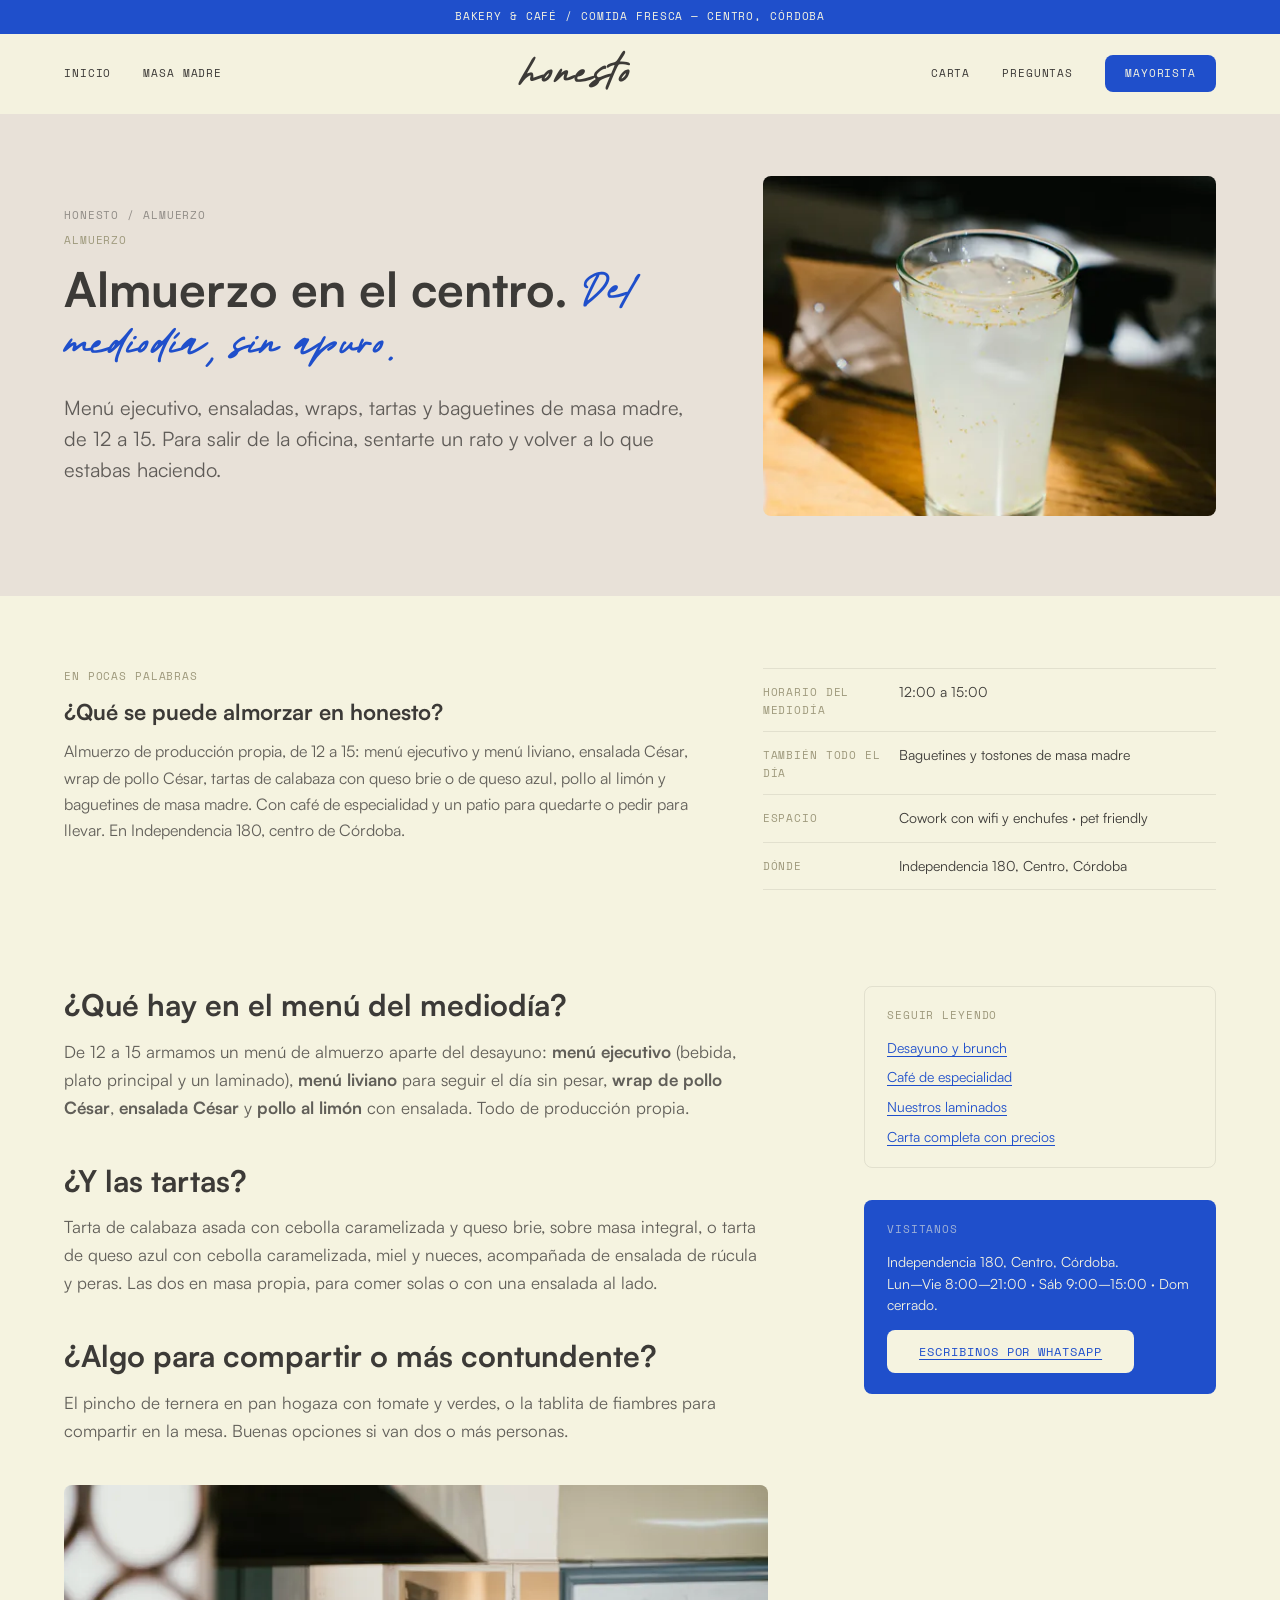
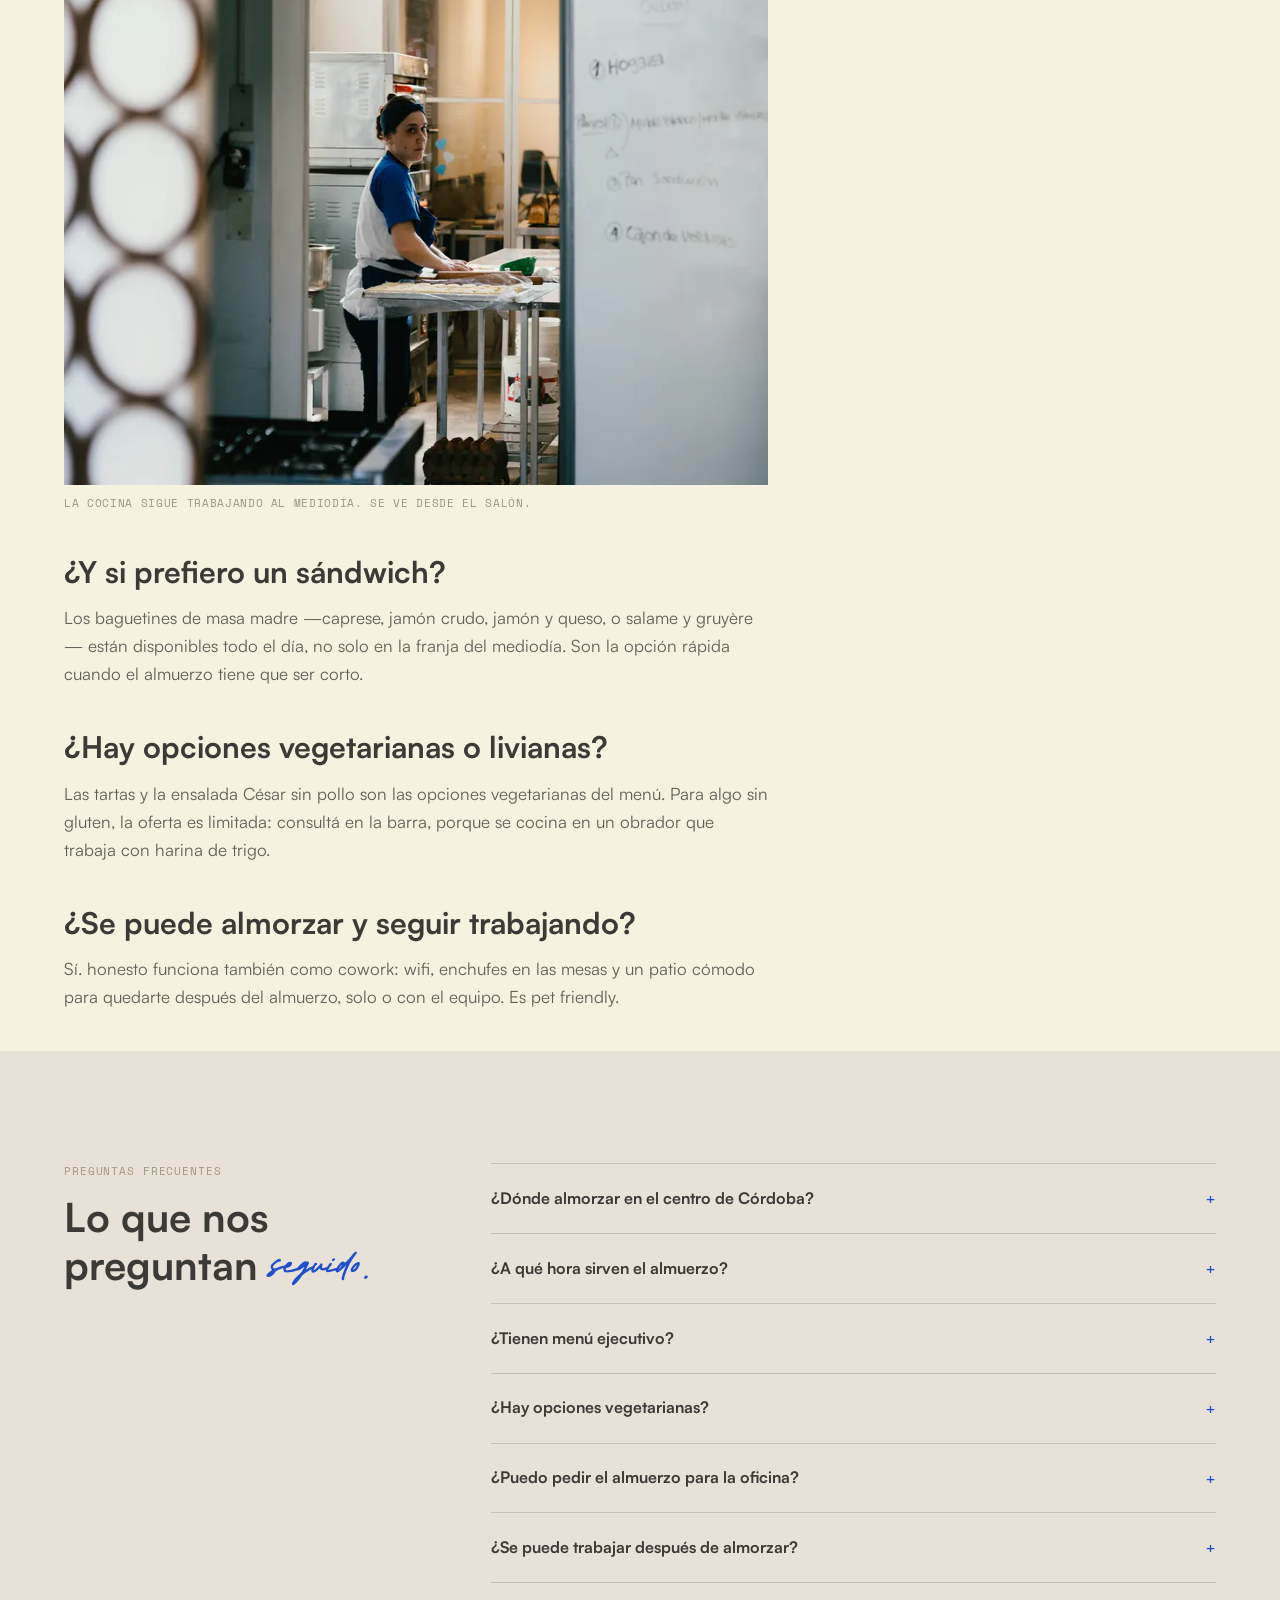
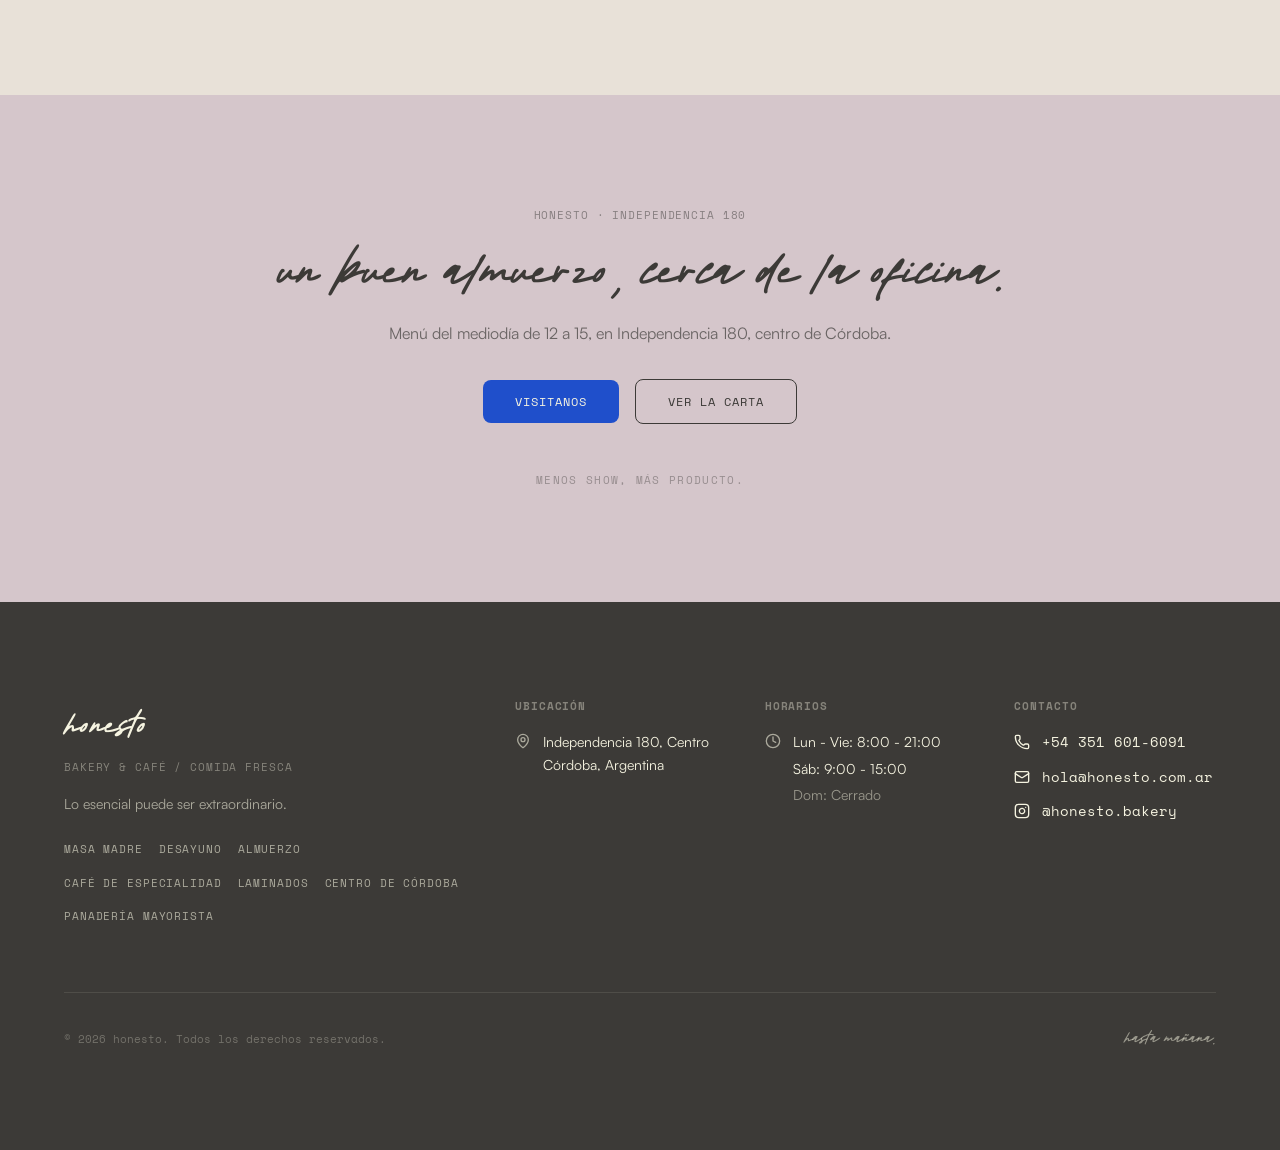
<file: almuerzo/index.html>
<!DOCTYPE html>
<html lang="es-AR">
<head>
  <meta charset="utf-8">
  <meta name="viewport" content="width=device-width, initial-scale=1">
  <title>Almuerzo en el centro de Córdoba: menú del mediodía | honesto</title>
  <meta name="description" content="Almuerzo de honesto en Independencia 180, centro de Córdoba: menú ejecutivo, ensaladas, wraps, tartas y baguetines de masa madre, de 12 a 15. Café de especialidad y patio para quedarte.">
  <meta name="robots" content="index, follow, max-image-preview:large, max-snippet:-1">
  <meta name="theme-color" content="#F4F2E7">
  <meta name="geo.region" content="AR-X">
  <meta name="geo.placename" content="Córdoba, Argentina">
  <link rel="canonical" href="https://honesto.com.ar/almuerzo/">

  <!-- Icons -->
  <link rel="icon" type="image/png" sizes="32x32" href="/assets/icons/favicon-32.png">
  <link rel="icon" type="image/png" sizes="192x192" href="/assets/icons/icon-192.png">
  <link rel="apple-touch-icon" sizes="180x180" href="/assets/icons/apple-touch-icon.png">

  <!-- Open Graph -->
  <meta property="og:type" content="article">
  <meta property="og:title" content="Almuerzo en el centro de Córdoba: menú del mediodía">
  <meta property="og:description" content="Almuerzo de honesto en Independencia 180, centro de Córdoba: menú ejecutivo, ensaladas, wraps, tartas y baguetines de masa madre, de 12 a 15. Café de especialidad y patio para quedarte.">
  <meta property="og:url" content="https://honesto.com.ar/almuerzo/">
  <meta property="og:image" content="https://honesto.com.ar/assets/images/bebida-fresca-1600.webp">
  <meta property="og:image:width" content="1600">
  <meta property="og:image:height" content="1200">
  <meta property="og:image:alt" content="Vaso con bebida fresca sobre la mesa, luz del mediodía en honesto">
  <meta property="og:locale" content="es_AR">
  <meta property="og:site_name" content="honesto">

  <!-- Twitter Card -->
  <meta name="twitter:card" content="summary_large_image">
  <meta name="twitter:title" content="Almuerzo en el centro de Córdoba: menú del mediodía">
  <meta name="twitter:description" content="Almuerzo de honesto en Independencia 180, centro de Córdoba: menú ejecutivo, ensaladas, wraps, tartas y baguetines de masa madre, de 12 a 15. Café de especialidad y patio para quedarte.">
  <meta name="twitter:image" content="https://honesto.com.ar/assets/images/bebida-fresca-1600.webp">

  <!-- Schema.org: WebPage + Article + FAQPage -->
  <script type="application/ld+json">
  {
    "@context": "https://schema.org",
    "@graph": [
      {
        "@type": "WebPage",
        "@id": "https://honesto.com.ar/almuerzo/#pagina",
        "url": "https://honesto.com.ar/almuerzo/",
        "name": "Almuerzo en el centro de Córdoba: menú del mediodía",
        "description": "Almuerzo de honesto en Independencia 180, centro de Córdoba: menú ejecutivo, ensaladas, wraps, tartas y baguetines de masa madre, de 12 a 15. Café de especialidad y patio para quedarte.",
        "inLanguage": "es-AR",
        "isPartOf": {
          "@id": "https://honesto.com.ar/#sitio"
        },
        "about": {
          "@id": "https://honesto.com.ar/#negocio"
        },
        "primaryImageOfPage": "https://honesto.com.ar/assets/images/bebida-fresca-1600.webp",
        "dateModified": "2026-09-19",
        "keywords": "almuerzo centro Córdoba, dónde almorzar en Córdoba centro, menú ejecutivo Córdoba centro, almuerzo liviano Córdoba, baguetín Córdoba, ensalada César Córdoba centro, almorzar cerca de Plaza San Martín, almuerzo cowork Córdoba",
        "speakable": {
          "@type": "SpeakableSpecification",
          "cssSelector": [
            ".resumen__text",
            ".faq__list"
          ]
        },
        "breadcrumb": {
          "@type": "BreadcrumbList",
          "itemListElement": [
            {
              "@type": "ListItem",
              "position": 1,
              "name": "honesto",
              "item": "https://honesto.com.ar/"
            },
            {
              "@type": "ListItem",
              "position": 2,
              "name": "Almuerzo",
              "item": "https://honesto.com.ar/almuerzo/"
            }
          ]
        }
      },
      {
        "@type": "Article",
        "@id": "https://honesto.com.ar/almuerzo/#articulo",
        "headline": "Almuerzo en el centro de Córdoba: menú del mediodía",
        "description": "Almuerzo de honesto en Independencia 180, centro de Córdoba: menú ejecutivo, ensaladas, wraps, tartas y baguetines de masa madre, de 12 a 15. Café de especialidad y patio para quedarte.",
        "image": [
          "https://honesto.com.ar/assets/images/bebida-fresca-1600.webp",
          "https://honesto.com.ar/assets/images/cocina-ventana-1600.webp"
        ],
        "author": {
          "@id": "https://honesto.com.ar/#negocio"
        },
        "publisher": {
          "@id": "https://honesto.com.ar/#negocio"
        },
        "about": {
          "@id": "https://honesto.com.ar/#negocio"
        },
        "mainEntityOfPage": {
          "@id": "https://honesto.com.ar/almuerzo/#pagina"
        },
        "datePublished": "2026-09-19",
        "dateModified": "2026-09-19",
        "inLanguage": "es-AR",
        "articleSection": "Almuerzo",
        "articleBody": "Almuerzo de producción propia, de 12 a 15: menú ejecutivo y menú liviano, ensalada César, wrap de pollo César, tartas de calabaza con queso brie o de queso azul, pollo al limón y baguetines de masa madre. Con café de especialidad y un patio para quedarte o pedir para llevar. En Independencia 180, centro de Córdoba. De 12 a 15 armamos un menú de almuerzo aparte del desayuno: menú ejecutivo (bebida, plato principal y un laminado), menú liviano para seguir el día sin pesar, wrap de pollo César, ensalada César y pollo al limón con ensalada. Todo de producción propia. Tarta de calabaza asada con cebolla caramelizada y queso brie, sobre masa integral, o tarta de queso azul con cebolla caramelizada, miel y nueces, acompañada de ensalada de rúcula y peras. Las dos en masa propia, para comer solas o con una ensalada al lado. El pincho de ternera en pan hogaza con tomate y verdes, o la tablita de fiambres para compartir en la mesa. Buenas opciones si van dos o más personas. Los baguetines de masa madre —caprese, jamón crudo, jamón y queso, o salame y gruyère— están disponibles todo el día, no solo en la franja del mediodía. Son la opción rápida cuando el almuerzo tiene que ser corto. Las tartas y la ensalada César sin pollo son las opciones vegetarianas del menú. Para algo sin gluten, la oferta es limitada: consultá en la barra, porque se cocina en un obrador que trabaja con harina de trigo. Sí. honesto funciona también como cowork: wifi, enchufes en las mesas y un patio cómodo para quedarte después del almuerzo, solo o con el equipo. Es pet friendly."
      },
      {
        "@type": "FAQPage",
        "@id": "https://honesto.com.ar/almuerzo/#preguntas",
        "isPartOf": {
          "@id": "https://honesto.com.ar/almuerzo/#pagina"
        },
        "mainEntity": [
          {
            "@type": "Question",
            "name": "¿Dónde almorzar en el centro de Córdoba?",
            "acceptedAnswer": {
              "@type": "Answer",
              "text": "En honesto, Independencia 180, a 200 metros de la Plaza San Martín. Menú de almuerzo de 12 a 15, de producción propia, más baguetines de masa madre disponibles todo el día."
            }
          },
          {
            "@type": "Question",
            "name": "¿A qué hora sirven el almuerzo?",
            "acceptedAnswer": {
              "@type": "Answer",
              "text": "De 12:00 a 15:00. Los baguetines y tostones de masa madre se pueden pedir en cualquier horario."
            }
          },
          {
            "@type": "Question",
            "name": "¿Tienen menú ejecutivo?",
            "acceptedAnswer": {
              "@type": "Answer",
              "text": "Sí: bebida, plato principal y un laminado. También hay un menú liviano para quien prefiere algo más ligero."
            }
          },
          {
            "@type": "Question",
            "name": "¿Hay opciones vegetarianas?",
            "acceptedAnswer": {
              "@type": "Answer",
              "text": "Las tartas (calabaza y queso brie, o queso azul) y la ensalada César sin pollo. La carta no tiene opción vegana definida; consultá en la barra."
            }
          },
          {
            "@type": "Question",
            "name": "¿Puedo pedir el almuerzo para la oficina?",
            "acceptedAnswer": {
              "@type": "Answer",
              "text": "Sí, se puede pedir para llevar. Escribinos por WhatsApp para coordinar el pedido."
            }
          },
          {
            "@type": "Question",
            "name": "¿Se puede trabajar después de almorzar?",
            "acceptedAnswer": {
              "@type": "Answer",
              "text": "Sí. Hay wifi, enchufes en las mesas y un patio cómodo. Es pet friendly."
            }
          }
        ]
      }
    ]
  }
  </script>

  <link rel="preload" as="image" href="/assets/images/bebida-fresca-1200.webp" imagesrcset="/assets/images/bebida-fresca-480.webp 480w, /assets/images/bebida-fresca-800.webp 800w, /assets/images/bebida-fresca-1200.webp 1200w, /assets/images/bebida-fresca-1600.webp 1600w" imagesizes="(min-width: 1024px) 480px, calc(100vw - 48px)" type="image/webp">
  <link rel="stylesheet" href="/css/main.css">
</head>
<body>

<a class="skip-link" href="#main">Ir al contenido</a>

<!-- HEADER -->
<header class="lp-header">
  <div class="topbar">
    <p>Bakery &amp; Café / Comida Fresca — Centro, Córdoba</p>
  </div>
  <nav class="mainnav" aria-label="Navegación principal">
    <div class="mainnav__links">
      <a href="/">Inicio</a>
      <a href="/masa-madre/">Masa madre</a>
    </div>
    <a class="mainnav__brand" href="/">honesto</a>
    <div class="mainnav__links">
      <a href="/#carta">Carta</a>
      <a href="/#preguntas">Preguntas</a>
      <a class="mainnav__cta" href="/bakery.html">Mayorista</a>
    </div>
    <button class="mainnav__toggle" aria-label="Abrir menú" aria-expanded="false" aria-controls="mobile-menu">
      <svg xmlns="http://www.w3.org/2000/svg" width="24" height="24" viewBox="0 0 24 24" fill="none" stroke="currentColor" stroke-width="2" stroke-linecap="round" stroke-linejoin="round" aria-hidden="true">
        <path d="M4 5h16"/><path d="M4 12h16"/><path d="M4 19h16"/>
      </svg>
    </button>
  </nav>
  <nav class="mobile-menu" id="mobile-menu" aria-label="Menú móvil">
    <a href="/">Inicio</a>
    <a href="/masa-madre/">Masa madre</a>
    <a href="/#nosotros">Nosotros</a>
    <a href="/#carta">Carta</a>
    <a href="/#preguntas">Preguntas</a>
    <a href="/bakery.html">Panadería mayorista</a>
    <p class="mobile-menu__group">Más</p>
    <a href="/desayuno/">Desayuno</a>
    <a href="/almuerzo/" aria-current="page">Almuerzo</a>
    <a href="/cafe-especialidad/">Café de especialidad</a>
    <a href="/laminados/">Laminados</a>
    <a href="/centro-cordoba/">Centro de Córdoba</a>
  </nav>
</header>
<!-- MAIN -->
<main id="main">

  <!-- HERO -->
  <section class="page-hero ">
    <div class="page-hero__inner">
      <div>
        <nav class="breadcrumbs" aria-label="Migas de pan"><a href="/">honesto</a><span>/</span>Almuerzo</nav>
        <p class="section-eyebrow">Almuerzo</p>
        <h1>Almuerzo en el centro. <em>Del mediodía, sin apuro.</em></h1>
        <p class="page-hero__lead">Menú ejecutivo, ensaladas, wraps, tartas y baguetines de masa madre, de 12 a 15. Para salir de la oficina, sentarte un rato y volver a lo que estabas haciendo.</p>
      </div>
      <figure class="page-hero__figure">
        <img src="/assets/images/bebida-fresca-1200.webp" srcset="/assets/images/bebida-fresca-480.webp 480w, /assets/images/bebida-fresca-800.webp 800w, /assets/images/bebida-fresca-1200.webp 1200w, /assets/images/bebida-fresca-1600.webp 1600w" sizes="(min-width: 1024px) 480px, calc(100vw - 48px)" alt="Vaso con bebida fresca sobre la mesa, luz del mediodía en honesto" width="1200" height="900" fetchpriority="high">
      </figure>
    </div>
  </section>

  <!-- EN POCAS PALABRAS -->
  <section class="resumen resumen--b2b" id="resumen" aria-labelledby="resumen-title">
    <div class="resumen__inner">
      <div>
        <p class="section-eyebrow">En pocas palabras</p>
        <h2 class="resumen__title" id="resumen-title">¿Qué se puede almorzar en honesto?</h2>
        <p class="resumen__text">Almuerzo de producción propia, de 12 a 15: menú ejecutivo y menú liviano, ensalada César, wrap de pollo César, tartas de calabaza con queso brie o de queso azul, pollo al limón y baguetines de masa madre. Con café de especialidad y un patio para quedarte o pedir para llevar. En Independencia 180, centro de Córdoba.</p>
      </div>
      <dl class="resumen__facts">
        <div><dt>Horario del mediodía</dt><dd>12:00 a 15:00</dd></div>
        <div><dt>También todo el día</dt><dd>Baguetines y tostones de masa madre</dd></div>
        <div><dt>Espacio</dt><dd>Cowork con wifi y enchufes · pet friendly</dd></div>
        <div><dt>Dónde</dt><dd>Independencia 180, Centro, Córdoba</dd></div>
      </dl>
    </div>
  </section>

  <!-- ARTÍCULO -->
  <article class="article">
    <div class="article__inner">
      <div class="article__body">
      <section>
        <h2>¿Qué hay en el menú del mediodía?</h2>
<p>De 12 a 15 armamos un menú de almuerzo aparte del desayuno: <strong>menú ejecutivo</strong> (bebida, plato principal y un laminado), <strong>menú liviano</strong> para seguir el día sin pesar, <strong>wrap de pollo César</strong>, <strong>ensalada César</strong> y <strong>pollo al limón</strong> con ensalada. Todo de producción propia.</p>
      </section>
      <section>
        <h2>¿Y las tartas?</h2>
<p>Tarta de calabaza asada con cebolla caramelizada y queso brie, sobre masa integral, o tarta de queso azul con cebolla caramelizada, miel y nueces, acompañada de ensalada de rúcula y peras. Las dos en masa propia, para comer solas o con una ensalada al lado.</p>
      </section>
      <section>
        <h2>¿Algo para compartir o más contundente?</h2>
<p>El pincho de ternera en pan hogaza con tomate y verdes, o la tablita de fiambres para compartir en la mesa. Buenas opciones si van dos o más personas.</p>
      </section>
      <figure class="article__figure">
        <img src="/assets/images/cocina-ventana-800.webp" srcset="/assets/images/cocina-ventana-480.webp 480w, /assets/images/cocina-ventana-800.webp 800w, /assets/images/cocina-ventana-1200.webp 1200w, /assets/images/cocina-ventana-1600.webp 1600w" sizes="(min-width: 1024px) 736px, calc(100vw - 48px)" alt="La cocina de honesto vista desde el salón, con la panadera trabajando" width="800" height="600" loading="lazy" decoding="async">
        <figcaption>La cocina sigue trabajando al mediodía. Se ve desde el salón.</figcaption>
      </figure>
      </section>
      <section>
        <h2>¿Y si prefiero un sándwich?</h2>
<p>Los baguetines de masa madre —caprese, jamón crudo, jamón y queso, o salame y gruyère— están disponibles todo el día, no solo en la franja del mediodía. Son la opción rápida cuando el almuerzo tiene que ser corto.</p>
      </section>
      <section>
        <h2>¿Hay opciones vegetarianas o livianas?</h2>
<p>Las tartas y la ensalada César sin pollo son las opciones vegetarianas del menú. Para algo sin gluten, la oferta es limitada: consultá en la barra, porque se cocina en un obrador que trabaja con harina de trigo.</p>
      </section>
      <section>
        <h2>¿Se puede almorzar y seguir trabajando?</h2>
<p>Sí. honesto funciona también como cowork: wifi, enchufes en las mesas y un patio cómodo para quedarte después del almuerzo, solo o con el equipo. Es pet friendly.</p>
      </section>
      </div>
      <aside class="article__aside">
        <div class="aside-card">
          <h3>Seguir leyendo</h3>
          <ul>
          <li><a href="/desayuno/">Desayuno y brunch</a></li>
          <li><a href="/cafe-especialidad/">Café de especialidad</a></li>
          <li><a href="/laminados/">Nuestros laminados</a></li>
          <li><a href="https://menu.fu.do/ledureausas/qr-menu" target="_blank" rel="noopener noreferrer">Carta completa con precios</a></li>
          </ul>
        </div>
        <div class="aside-card aside-card--blue">
          <h3>Visitanos</h3>
          <p>Independencia 180, Centro, Córdoba.<br>Lun–Vie 8:00–21:00 · Sáb 9:00–15:00 · Dom cerrado.</p>
          <a class="btn-cream" href="https://wa.me/543516016091" target="_blank" rel="noopener noreferrer">Escribinos por WhatsApp</a>
        </div>
      </aside>
    </div>
  </article>

  <!-- PREGUNTAS FRECUENTES -->
  <section class="faq faq--rose" id="preguntas" aria-labelledby="faq-title">
    <div class="faq__inner">
      <div class="faq__head">
        <p class="section-eyebrow">Preguntas frecuentes</p>
        <h2 class="faq__title" id="faq-title">Lo que nos preguntan <em>seguido.</em></h2>
      </div>
      <div class="faq__list">
        <details class="faq__item">
          <summary>¿Dónde almorzar en el centro de Córdoba?</summary>
          <p>En honesto, Independencia 180, a 200 metros de la Plaza San Martín. Menú de almuerzo de 12 a 15, de producción propia, más baguetines de masa madre disponibles todo el día.</p>
        </details>
        <details class="faq__item">
          <summary>¿A qué hora sirven el almuerzo?</summary>
          <p>De 12:00 a 15:00. Los baguetines y tostones de masa madre se pueden pedir en cualquier horario.</p>
        </details>
        <details class="faq__item">
          <summary>¿Tienen menú ejecutivo?</summary>
          <p>Sí: bebida, plato principal y un laminado. También hay un menú liviano para quien prefiere algo más ligero.</p>
        </details>
        <details class="faq__item">
          <summary>¿Hay opciones vegetarianas?</summary>
          <p>Las tartas (calabaza y queso brie, o queso azul) y la ensalada César sin pollo. La carta no tiene opción vegana definida; consultá en la barra.</p>
        </details>
        <details class="faq__item">
          <summary>¿Puedo pedir el almuerzo para la oficina?</summary>
          <p>Sí, se puede pedir para llevar. Escribinos por WhatsApp para coordinar el pedido.</p>
        </details>
        <details class="faq__item">
          <summary>¿Se puede trabajar después de almorzar?</summary>
          <p>Sí. Hay wifi, enchufes en las mesas y un patio cómodo. Es pet friendly.</p>
        </details>
      </div>
    </div>
  </section>

  <!-- CTA -->
  <section class="cta-section">
    <div class="cta-section__inner">
      <p class="cta-section__eyebrow">honesto · Independencia 180</p>
      <h2>un buen almuerzo, cerca de la oficina.</h2>
      <p class="cta-section__body">Menú del mediodía de 12 a 15, en Independencia 180, centro de Córdoba.</p>
      <div class="cta-section__actions">
        <a class="btn-primary" href="/#contacto">Visitanos</a>
        <a class="btn-outline-dark" href="/#carta">Ver la carta</a>
      </div>
      <p class="cta-section__tagline">Menos show, más producto.</p>
    </div>
  </section>

</main>

<!-- FOOTER -->
<footer class="footer-v2" id="contacto">
  <div class="footer-v2__inner">
    <div class="footer-v2__grid">
      <div>
        <a class="footer-v2__brand" href="/">honesto</a>
        <p class="footer-v2__tagline">Bakery &amp; Café / Comida Fresca</p>
        <p class="footer-v2__desc">Lo esencial puede ser extraordinario.</p>
        <ul class="footer-v2__links" aria-label="Más sobre honesto">
          <li><a href="/masa-madre/">Masa madre</a></li>
          <li><a href="/desayuno/">Desayuno</a></li>
          <li><a href="/almuerzo/">Almuerzo</a></li>
          <li><a href="/cafe-especialidad/">Café de especialidad</a></li>
          <li><a href="/laminados/">Laminados</a></li>
          <li><a href="/centro-cordoba/">Centro de Córdoba</a></li>
          <li><a href="/bakery.html">Panadería mayorista</a></li>
        </ul>
      </div>
      <div class="footer-v2__col">
        <h3>Ubicación</h3>
        <div class="footer-v2__location">
          <svg class="footer-v2__icon" xmlns="http://www.w3.org/2000/svg" width="16" height="16" viewBox="0 0 24 24" fill="none" stroke="currentColor" stroke-width="2" stroke-linecap="round" stroke-linejoin="round" aria-hidden="true">
            <path d="M20 10c0 4.993-5.539 10.193-7.399 11.799a1 1 0 0 1-1.202 0C9.539 20.193 4 14.993 4 10a8 8 0 0 1 16 0"/>
            <circle cx="12" cy="10" r="3"/>
          </svg>
          <address>
            <p>Independencia 180, Centro</p>
            <p class="footer-v2__col-sub">Córdoba, Argentina</p>
          </address>
        </div>
      </div>
      <div class="footer-v2__col">
        <h3>Horarios</h3>
        <div class="footer-v2__location">
          <svg class="footer-v2__icon" xmlns="http://www.w3.org/2000/svg" width="16" height="16" viewBox="0 0 24 24" fill="none" stroke="currentColor" stroke-width="2" stroke-linecap="round" stroke-linejoin="round" aria-hidden="true">
            <path d="M12 6v6l4 2"/>
            <circle cx="12" cy="12" r="10"/>
          </svg>
          <div class="footer-v2__hours">
            <p>Lun - Vie: <time datetime="08:00">8:00</time> - <time datetime="21:00">21:00</time></p>
            <p>Sáb: <time datetime="09:00">9:00</time> - <time datetime="15:00">15:00</time></p>
            <p class="muted">Dom: Cerrado</p>
          </div>
        </div>
      </div>
      <div class="footer-v2__col">
        <h3>Contacto</h3>
        <div class="footer-v2__contact">
          <a href="tel:+543516016091">
            <svg xmlns="http://www.w3.org/2000/svg" width="16" height="16" viewBox="0 0 24 24" fill="none" stroke="currentColor" stroke-width="2" stroke-linecap="round" stroke-linejoin="round" aria-hidden="true">
              <path d="M13.832 16.568a1 1 0 0 0 1.213-.303l.355-.465A2 2 0 0 1 17 15h3a2 2 0 0 1 2 2v3a2 2 0 0 1-2 2A18 18 0 0 1 2 4a2 2 0 0 1 2-2h3a2 2 0 0 1 2 2v3a2 2 0 0 1-.8 1.6l-.468.351a1 1 0 0 0-.292 1.233 14 14 0 0 0 6.392 6.384"/>
            </svg>
            +54 351 601-6091
          </a>
          <a href="mailto:hola@honesto.com.ar">
            <svg xmlns="http://www.w3.org/2000/svg" width="16" height="16" viewBox="0 0 24 24" fill="none" stroke="currentColor" stroke-width="2" stroke-linecap="round" stroke-linejoin="round" aria-hidden="true">
              <path d="m22 7-8.991 5.727a2 2 0 0 1-2.009 0L2 7"/>
              <rect x="2" y="4" width="20" height="16" rx="2"/>
            </svg>
            hola@honesto.com.ar
          </a>
          <a href="https://instagram.com/honesto.bakery" target="_blank" rel="noopener noreferrer">
            <svg xmlns="http://www.w3.org/2000/svg" width="16" height="16" viewBox="0 0 24 24" fill="none" stroke="currentColor" stroke-width="2" stroke-linecap="round" stroke-linejoin="round" aria-hidden="true">
              <rect width="20" height="20" x="2" y="2" rx="5" ry="5"/>
              <path d="M16 11.37A4 4 0 1 1 12.63 8 4 4 0 0 1 16 11.37z"/>
              <line x1="17.5" x2="17.51" y1="6.5" y2="6.5"/>
            </svg>
            @honesto.bakery
          </a>
        </div>
      </div>
    </div>
    <div class="footer-v2__bottom">
      <p class="footer-v2__copy">© 2026 honesto. Todos los derechos reservados.</p>
      <span class="footer-v2__sign">hasta mañana.</span>
    </div>
  </div>
</footer>

<script>
  const toggle = document.querySelector('.mainnav__toggle');
  const menu = document.getElementById('mobile-menu');
  toggle.addEventListener('click', () => {
    const open = menu.classList.toggle('is-open');
    toggle.setAttribute('aria-expanded', String(open));
    if (open) menu.querySelector('a').focus();
  });
  menu.querySelectorAll('a').forEach(a => {
    a.addEventListener('click', () => {
      menu.classList.remove('is-open');
      toggle.setAttribute('aria-expanded', 'false');
      toggle.focus();
    });
  });
</script>

</body>
</html>
</file>
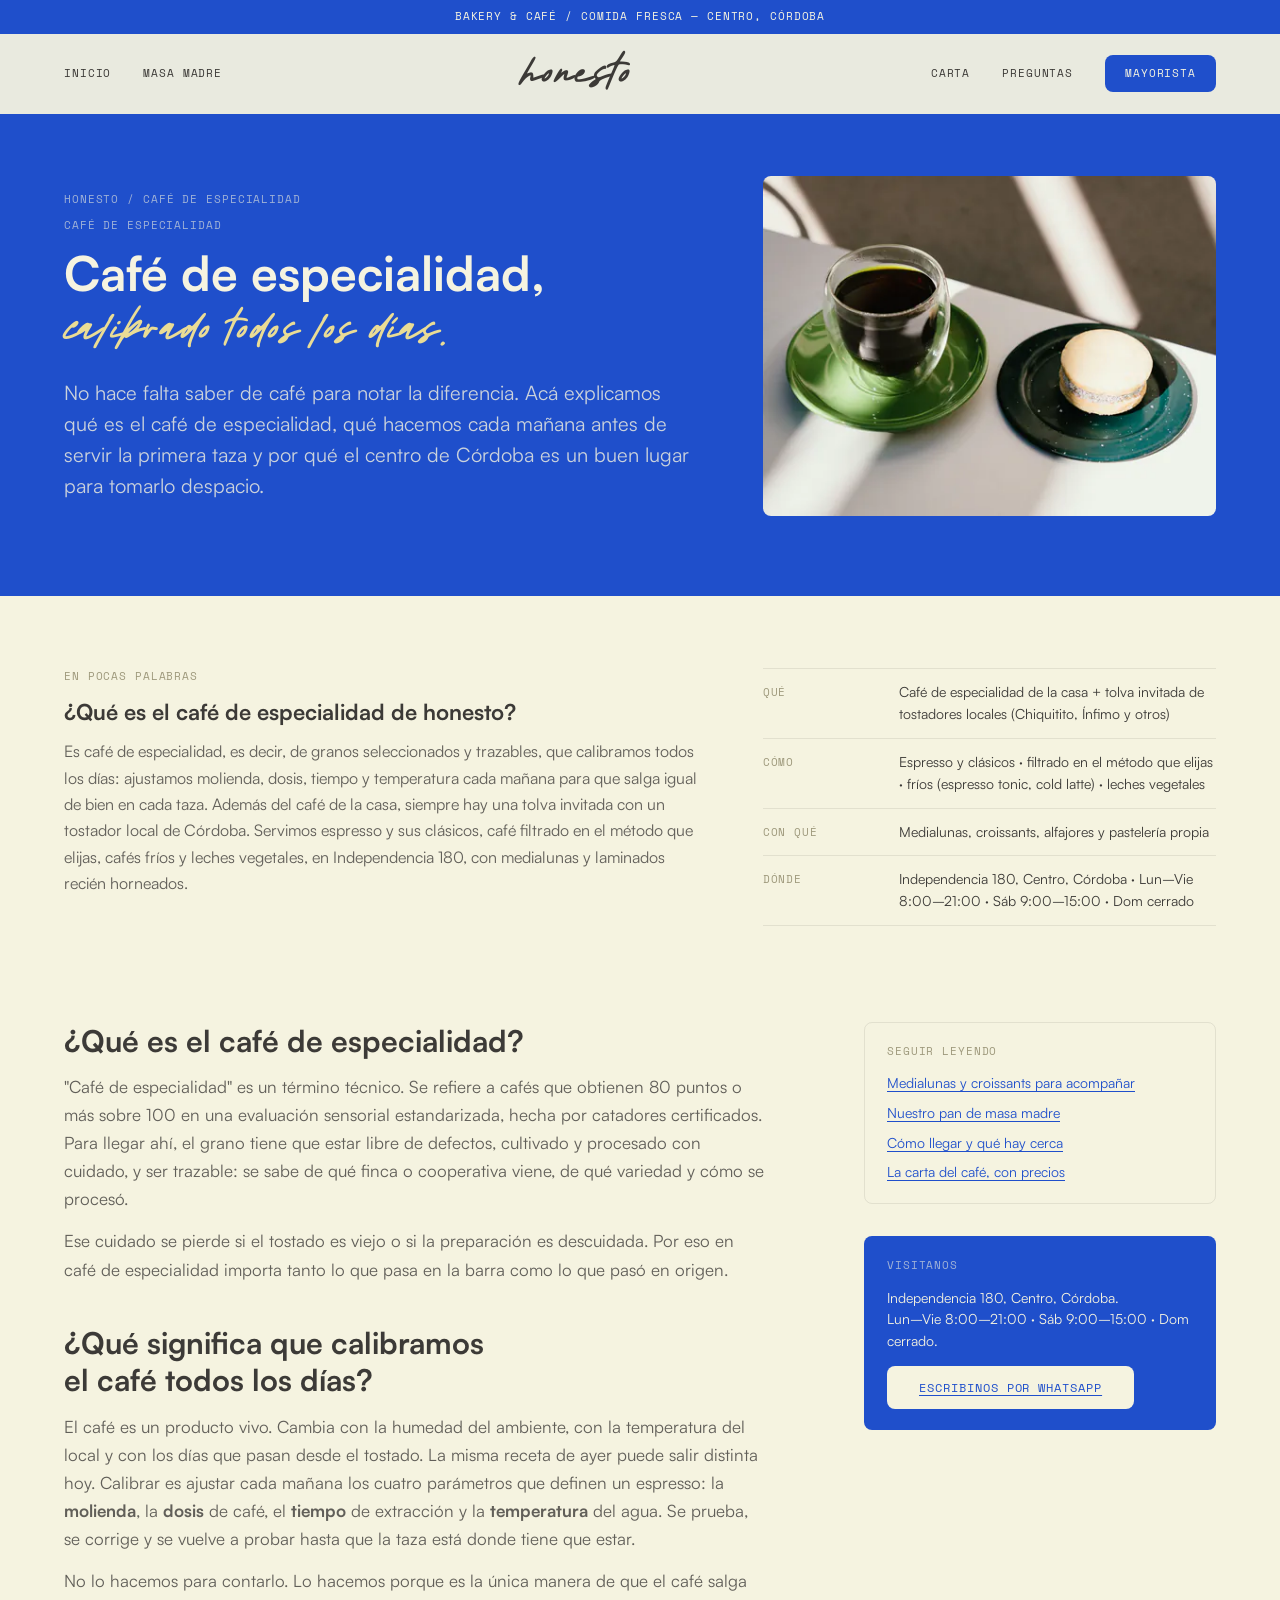
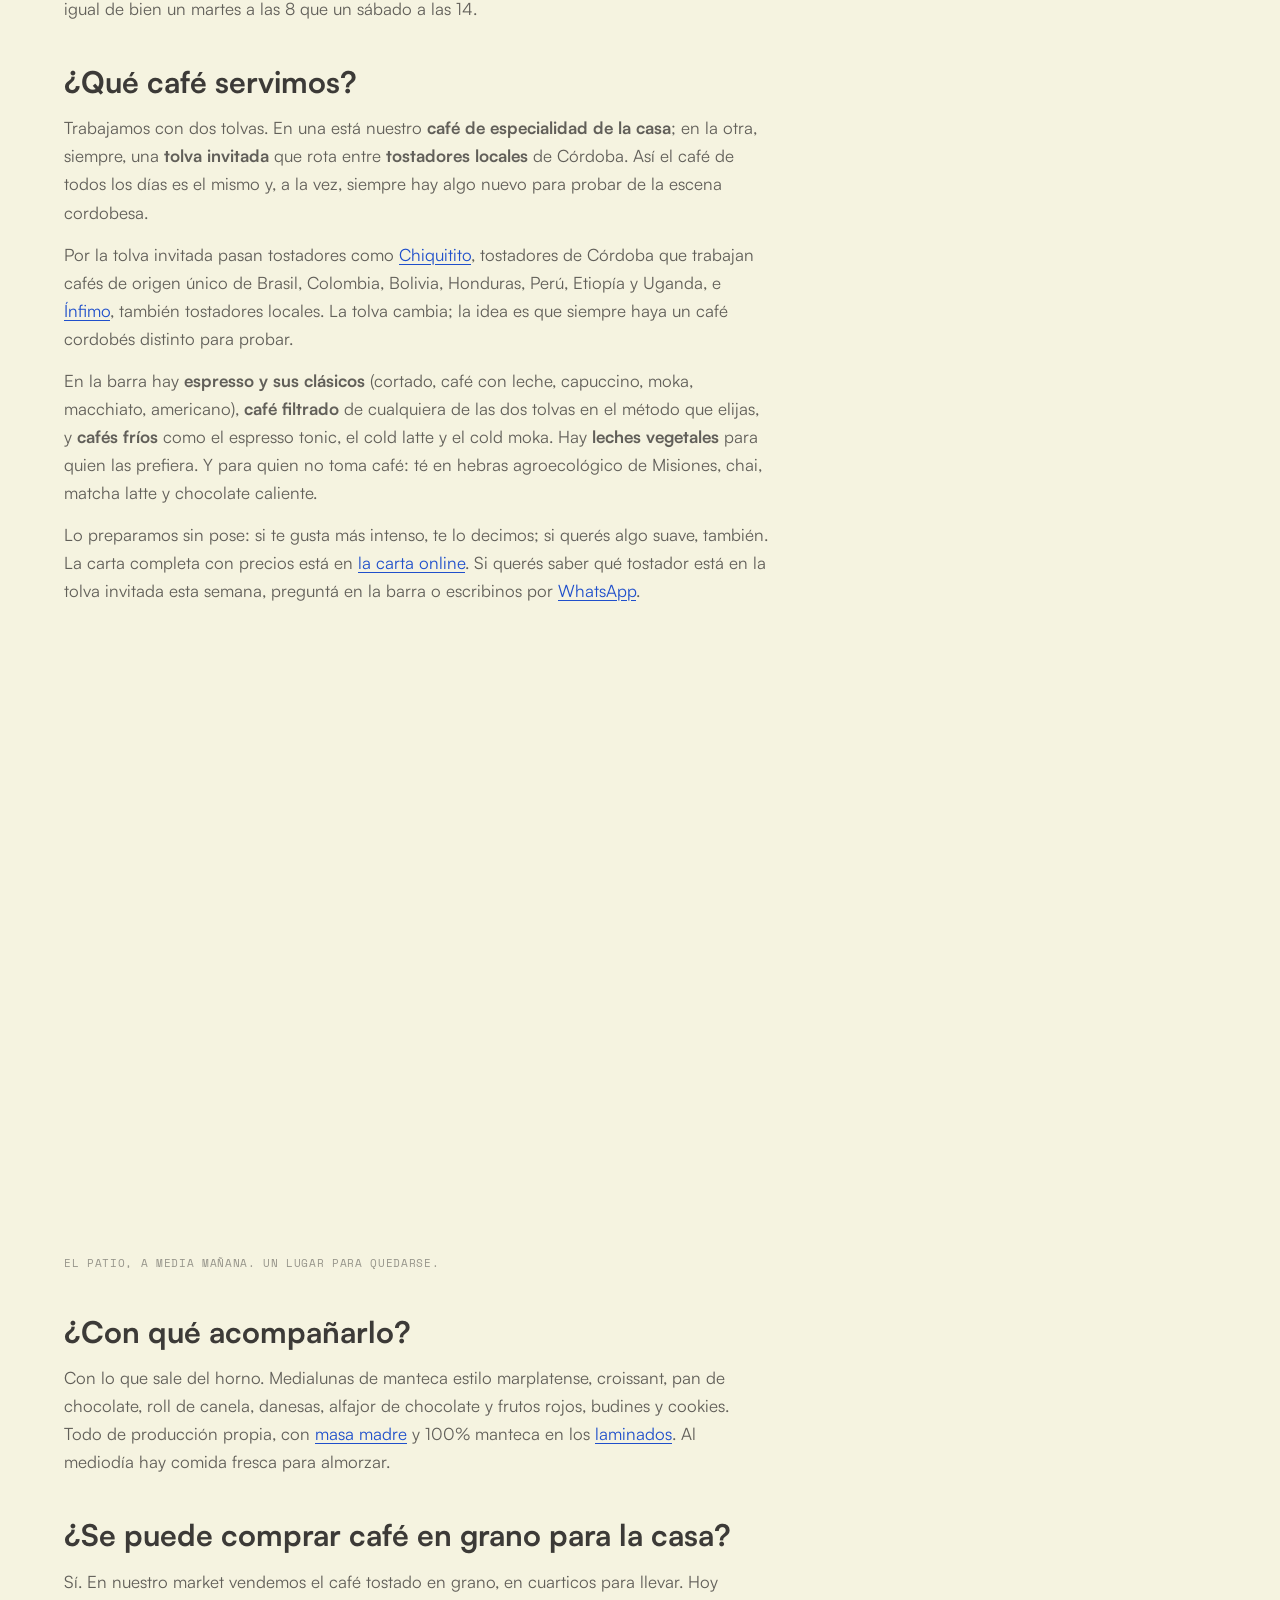
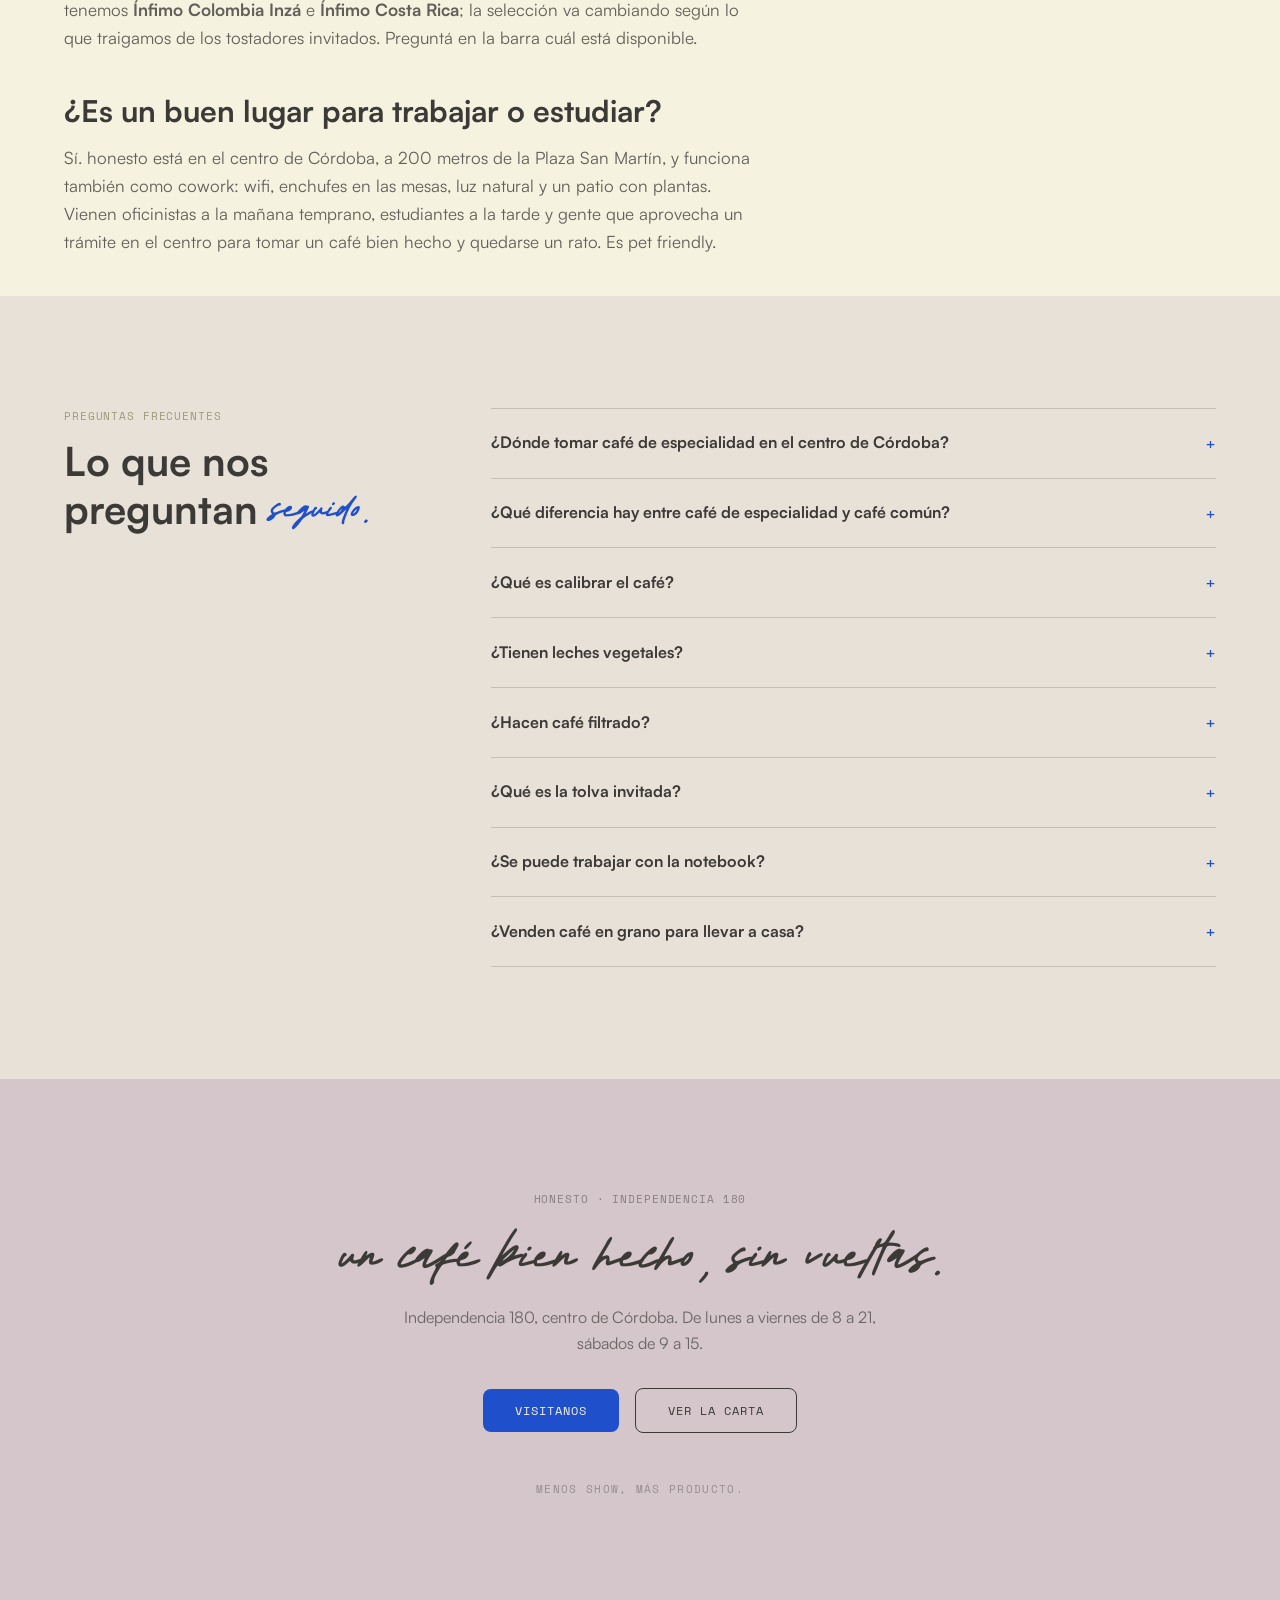
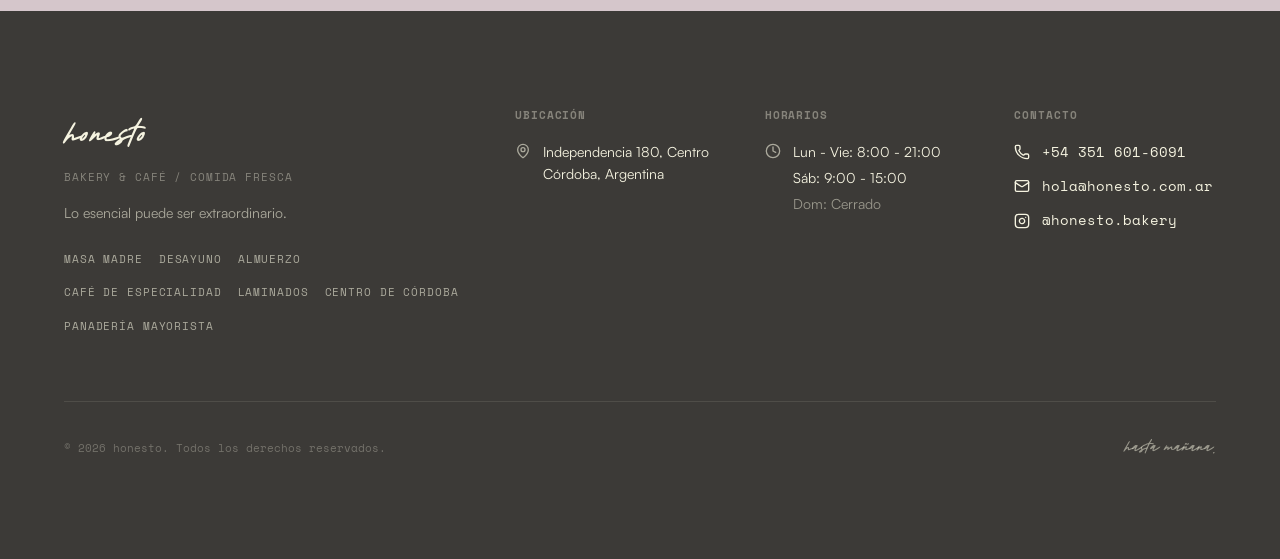
<file: cafe-especialidad/index.html>
<!DOCTYPE html>
<html lang="es-AR">
<head>
  <meta charset="utf-8">
  <meta name="viewport" content="width=device-width, initial-scale=1">
  <title>Café de especialidad en el centro de Córdoba: qué es y cómo lo preparamos | honesto</title>
  <meta name="description" content="Qué es el café de especialidad, qué significa calibrarlo todos los días y qué servimos en honesto, Independencia 180, centro de Córdoba: café de la casa, tolva invitada de tostadores locales y leches vegetales.">
  <meta name="robots" content="index, follow, max-image-preview:large, max-snippet:-1">
  <meta name="theme-color" content="#F4F2E7">
  <meta name="geo.region" content="AR-X">
  <meta name="geo.placename" content="Córdoba, Argentina">
  <link rel="canonical" href="https://honesto.com.ar/cafe-especialidad/">

  <!-- Icons -->
  <link rel="icon" type="image/png" sizes="32x32" href="/assets/icons/favicon-32.png">
  <link rel="icon" type="image/png" sizes="192x192" href="/assets/icons/icon-192.png">
  <link rel="apple-touch-icon" sizes="180x180" href="/assets/icons/apple-touch-icon.png">

  <!-- Open Graph -->
  <meta property="og:type" content="article">
  <meta property="og:title" content="Café de especialidad en el centro de Córdoba: qué es y cómo lo preparamos">
  <meta property="og:description" content="Qué es el café de especialidad, qué significa calibrarlo todos los días y qué servimos en honesto, Independencia 180, centro de Córdoba: café de la casa, tolva invitada de tostadores locales y leches vegetales.">
  <meta property="og:url" content="https://honesto.com.ar/cafe-especialidad/">
  <meta property="og:image" content="https://honesto.com.ar/assets/images/cafe-alfajor-1600.webp">
  <meta property="og:image:width" content="1600">
  <meta property="og:image:height" content="1200">
  <meta property="og:image:alt" content="Café de especialidad en vaso de vidrio junto a un alfajor, en una mesa de honesto">
  <meta property="og:locale" content="es_AR">
  <meta property="og:site_name" content="honesto">

  <!-- Twitter Card -->
  <meta name="twitter:card" content="summary_large_image">
  <meta name="twitter:title" content="Café de especialidad en el centro de Córdoba: qué es y cómo lo preparamos">
  <meta name="twitter:description" content="Qué es el café de especialidad, qué significa calibrarlo todos los días y qué servimos en honesto, Independencia 180, centro de Córdoba: café de la casa, tolva invitada de tostadores locales y leches vegetales.">
  <meta name="twitter:image" content="https://honesto.com.ar/assets/images/cafe-alfajor-1600.webp">

  <!-- Schema.org: WebPage + Article + FAQPage -->
  <script type="application/ld+json">
  {
    "@context": "https://schema.org",
    "@graph": [
      {
        "@type": "WebPage",
        "@id": "https://honesto.com.ar/cafe-especialidad/#pagina",
        "url": "https://honesto.com.ar/cafe-especialidad/",
        "name": "Café de especialidad en el centro de Córdoba: qué es y cómo lo preparamos",
        "description": "Qué es el café de especialidad, qué significa calibrarlo todos los días y qué servimos en honesto, Independencia 180, centro de Córdoba: café de la casa, tolva invitada de tostadores locales y leches vegetales.",
        "inLanguage": "es-AR",
        "isPartOf": {
          "@id": "https://honesto.com.ar/#sitio"
        },
        "about": {
          "@id": "https://honesto.com.ar/#negocio"
        },
        "primaryImageOfPage": "https://honesto.com.ar/assets/images/cafe-alfajor-1600.webp",
        "dateModified": "2026-09-19",
        "keywords": "café de especialidad Córdoba centro, cafetería de especialidad Córdoba, café filtrado Córdoba, espresso tonic Córdoba, café con leche vegetal Córdoba, café calibrado, tostadores de café Córdoba, Chiquitito café, Ínfimo tostamos café, tolva invitada, espresso Córdoba centro, dónde tomar café de especialidad en Córdoba, café de especialidad en grano Córdoba, cafetería para trabajar Córdoba centro, café y medialunas Córdoba",
        "speakable": {
          "@type": "SpeakableSpecification",
          "cssSelector": [
            ".resumen__text",
            ".faq__list"
          ]
        },
        "breadcrumb": {
          "@type": "BreadcrumbList",
          "itemListElement": [
            {
              "@type": "ListItem",
              "position": 1,
              "name": "honesto",
              "item": "https://honesto.com.ar/"
            },
            {
              "@type": "ListItem",
              "position": 2,
              "name": "Café de especialidad",
              "item": "https://honesto.com.ar/cafe-especialidad/"
            }
          ]
        }
      },
      {
        "@type": "Article",
        "@id": "https://honesto.com.ar/cafe-especialidad/#articulo",
        "headline": "Café de especialidad en el centro de Córdoba: qué es y cómo lo preparamos",
        "description": "Qué es el café de especialidad, qué significa calibrarlo todos los días y qué servimos en honesto, Independencia 180, centro de Córdoba: café de la casa, tolva invitada de tostadores locales y leches vegetales.",
        "image": [
          "https://honesto.com.ar/assets/images/cafe-alfajor-1600.webp",
          "https://honesto.com.ar/assets/images/mesas-1600.webp"
        ],
        "author": {
          "@id": "https://honesto.com.ar/#negocio"
        },
        "publisher": {
          "@id": "https://honesto.com.ar/#negocio"
        },
        "about": {
          "@id": "https://honesto.com.ar/#negocio"
        },
        "mainEntityOfPage": {
          "@id": "https://honesto.com.ar/cafe-especialidad/#pagina"
        },
        "datePublished": "2026-09-19",
        "dateModified": "2026-09-19",
        "inLanguage": "es-AR",
        "articleSection": "Café de especialidad",
        "mentions": [
          {
            "@type": "Organization",
            "name": "Chiquitito Café de Especialidad",
            "url": "https://chiquitito.cafe/",
            "sameAs": [
              "https://www.instagram.com/chiquitito.cafe/"
            ],
            "description": "Tostadores de café de especialidad en Córdoba, Argentina",
            "address": {
              "@type": "PostalAddress",
              "addressLocality": "Córdoba",
              "addressCountry": "AR"
            }
          },
          {
            "@type": "Organization",
            "name": "Ínfimo · tostamos café",
            "sameAs": [
              "https://www.instagram.com/infimo.tostamoscafe/"
            ],
            "description": "Tostadores de café en Córdoba, Argentina",
            "address": {
              "@type": "PostalAddress",
              "addressLocality": "Córdoba",
              "addressCountry": "AR"
            }
          }
        ],
        "articleBody": "Es café de especialidad, es decir, de granos seleccionados y trazables, que calibramos todos los días: ajustamos molienda, dosis, tiempo y temperatura cada mañana para que salga igual de bien en cada taza. Además del café de la casa, siempre hay una tolva invitada con un tostador local de Córdoba. Servimos espresso y sus clásicos, café filtrado en el método que elijas, cafés fríos y leches vegetales, en Independencia 180, con medialunas y laminados recién horneados. \"Café de especialidad\" es un término técnico. Se refiere a cafés que obtienen 80 puntos o más sobre 100 en una evaluación sensorial estandarizada, hecha por catadores certificados. Para llegar ahí, el grano tiene que estar libre de defectos, cultivado y procesado con cuidado, y ser trazable: se sabe de qué finca o cooperativa viene, de qué variedad y cómo se procesó.\nEse cuidado se pierde si el tostado es viejo o si la preparación es descuidada. Por eso en café de especialidad importa tanto lo que pasa en la barra como lo que pasó en origen. El café es un producto vivo. Cambia con la humedad del ambiente, con la temperatura del local y con los días que pasan desde el tostado. La misma receta de ayer puede salir distinta hoy. Calibrar es ajustar cada mañana los cuatro parámetros que definen un espresso: la molienda, la dosis de café, el tiempo de extracción y la temperatura del agua. Se prueba, se corrige y se vuelve a probar hasta que la taza está donde tiene que estar.\nNo lo hacemos para contarlo. Lo hacemos porque es la única manera de que el café salga igual de bien un martes a las 8 que un sábado a las 14. Trabajamos con dos tolvas. En una está nuestro café de especialidad de la casa; en la otra, siempre, una tolva invitada que rota entre tostadores locales de Córdoba. Así el café de todos los días es el mismo y, a la vez, siempre hay algo nuevo para probar de la escena cordobesa.\nPor la tolva invitada pasan tostadores como Chiquitito, tostadores de Córdoba que trabajan cafés de origen único de Brasil, Colombia, Bolivia, Honduras, Perú, Etiopía y Uganda, e Ínfimo, también tostadores locales. La tolva cambia; la idea es que siempre haya un café cordobés distinto para probar.\nEn la barra hay espresso y sus clásicos (cortado, café con leche, capuccino, moka, macchiato, americano), café filtrado de cualquiera de las dos tolvas en el método que elijas, y cafés fríos como el espresso tonic, el cold latte y el cold moka. Hay leches vegetales para quien las prefiera. Y para quien no toma café: té en hebras agroecológico de Misiones, chai, matcha latte y chocolate caliente.\nLo preparamos sin pose: si te gusta más intenso, te lo decimos; si querés algo suave, también. La carta completa con precios está en la carta online. Si querés saber qué tostador está en la tolva invitada esta semana, preguntá en la barra o escribinos por WhatsApp. Con lo que sale del horno. Medialunas de manteca estilo marplatense, croissant, pan de chocolate, roll de canela, danesas, alfajor de chocolate y frutos rojos, budines y cookies. Todo de producción propia, con masa madre y 100% manteca en los laminados. Al mediodía hay comida fresca para almorzar. Sí. En nuestro market vendemos el café tostado en grano, en cuarticos para llevar. Hoy tenemos Ínfimo Colombia Inzá e Ínfimo Costa Rica; la selección va cambiando según lo que traigamos de los tostadores invitados. Preguntá en la barra cuál está disponible. Sí. honesto está en el centro de Córdoba, a 200 metros de la Plaza San Martín, y funciona también como cowork: wifi, enchufes en las mesas, luz natural y un patio con plantas. Vienen oficinistas a la mañana temprano, estudiantes a la tarde y gente que aprovecha un trámite en el centro para tomar un café bien hecho y quedarse un rato. Es pet friendly."
      },
      {
        "@type": "FAQPage",
        "@id": "https://honesto.com.ar/cafe-especialidad/#preguntas",
        "isPartOf": {
          "@id": "https://honesto.com.ar/cafe-especialidad/#pagina"
        },
        "mainEntity": [
          {
            "@type": "Question",
            "name": "¿Dónde tomar café de especialidad en el centro de Córdoba?",
            "acceptedAnswer": {
              "@type": "Answer",
              "text": "En honesto, Independencia 180, a una cuadra de la Catedral y a 200 metros de la Plaza San Martín. Café de especialidad calibrado todos los días, de lunes a viernes de 8:00 a 21:00 y sábados de 9:00 a 15:00."
            }
          },
          {
            "@type": "Question",
            "name": "¿Qué diferencia hay entre café de especialidad y café común?",
            "acceptedAnswer": {
              "@type": "Answer",
              "text": "El café de especialidad viene de granos seleccionados, trazables y sin defectos, evaluados con 80 puntos o más sobre 100, tostados recientemente y preparados con parámetros controlados. El café común suele ser una mezcla de granos de menor calidad, tostado muy oscuro para uniformar el sabor."
            }
          },
          {
            "@type": "Question",
            "name": "¿Qué es calibrar el café?",
            "acceptedAnswer": {
              "@type": "Answer",
              "text": "Ajustar cada día la molienda, la dosis, el tiempo de extracción y la temperatura del agua, probando hasta que el espresso sale como debe. Se hace porque el café cambia con el clima y con los días desde el tostado."
            }
          },
          {
            "@type": "Question",
            "name": "¿Tienen leches vegetales?",
            "acceptedAnswer": {
              "@type": "Answer",
              "text": "Sí. Ofrecemos leches vegetales para el café con leche y sus variantes."
            }
          },
          {
            "@type": "Question",
            "name": "¿Hacen café filtrado?",
            "acceptedAnswer": {
              "@type": "Answer",
              "text": "Sí. Filtrado de la tolva principal o de la tolva invitada, en el método que elijas. También hay cafés fríos: espresso tonic, ice americano, cold latte y cold moka."
            }
          },
          {
            "@type": "Question",
            "name": "¿Qué es la tolva invitada?",
            "acceptedAnswer": {
              "@type": "Answer",
              "text": "Además de nuestro café de especialidad de la casa, siempre hay una segunda tolva con un café de un tostador local de Córdoba, que va rotando. Entre los tostadores que pasan están Chiquitito e Ínfimo. Es una forma de probar lo que se tuesta en la ciudad."
            }
          },
          {
            "@type": "Question",
            "name": "¿Se puede trabajar con la notebook?",
            "acceptedAnswer": {
              "@type": "Answer",
              "text": "Sí. Funcionamos también como cowork: wifi, enchufes en las mesas, luz natural y horario corrido de 8:00 a 21:00 de lunes a viernes. Es pet friendly."
            }
          },
          {
            "@type": "Question",
            "name": "¿Venden café en grano para llevar a casa?",
            "acceptedAnswer": {
              "@type": "Answer",
              "text": "Sí, en nuestro market: hoy tenemos Ínfimo Colombia Inzá e Ínfimo Costa Rica en cuarticos. La selección rota según los tostadores invitados."
            }
          }
        ]
      }
    ]
  }
  </script>

  <link rel="preload" as="image" href="/assets/images/cafe-alfajor-1200.webp" imagesrcset="/assets/images/cafe-alfajor-480.webp 480w, /assets/images/cafe-alfajor-800.webp 800w, /assets/images/cafe-alfajor-1200.webp 1200w, /assets/images/cafe-alfajor-1600.webp 1600w" imagesizes="(min-width: 1024px) 480px, calc(100vw - 48px)" type="image/webp">
  <link rel="stylesheet" href="/css/main.css">
</head>
<body>

<a class="skip-link" href="#main">Ir al contenido</a>

<!-- HEADER -->
<header class="lp-header">
  <div class="topbar">
    <p>Bakery &amp; Café / Comida Fresca — Centro, Córdoba</p>
  </div>
  <nav class="mainnav" aria-label="Navegación principal">
    <div class="mainnav__links">
      <a href="/">Inicio</a>
      <a href="/masa-madre/">Masa madre</a>
    </div>
    <a class="mainnav__brand" href="/">honesto</a>
    <div class="mainnav__links">
      <a href="/#carta">Carta</a>
      <a href="/#preguntas">Preguntas</a>
      <a class="mainnav__cta" href="/bakery.html">Mayorista</a>
    </div>
    <button class="mainnav__toggle" aria-label="Abrir menú" aria-expanded="false" aria-controls="mobile-menu">
      <svg xmlns="http://www.w3.org/2000/svg" width="24" height="24" viewBox="0 0 24 24" fill="none" stroke="currentColor" stroke-width="2" stroke-linecap="round" stroke-linejoin="round" aria-hidden="true">
        <path d="M4 5h16"/><path d="M4 12h16"/><path d="M4 19h16"/>
      </svg>
    </button>
  </nav>
  <nav class="mobile-menu" id="mobile-menu" aria-label="Menú móvil">
    <a href="/">Inicio</a>
    <a href="/masa-madre/">Masa madre</a>
    <a href="/#nosotros">Nosotros</a>
    <a href="/#carta">Carta</a>
    <a href="/#preguntas">Preguntas</a>
    <a href="/bakery.html">Panadería mayorista</a>
    <p class="mobile-menu__group">Más</p>
    <a href="/desayuno/">Desayuno</a>
    <a href="/almuerzo/">Almuerzo</a>
    <a href="/cafe-especialidad/" aria-current="page">Café de especialidad</a>
    <a href="/laminados/">Laminados</a>
    <a href="/centro-cordoba/">Centro de Córdoba</a>
  </nav>
</header>
<!-- MAIN -->
<main id="main">

  <!-- HERO -->
  <section class="page-hero page-hero--blue">
    <div class="page-hero__inner">
      <div>
        <nav class="breadcrumbs" aria-label="Migas de pan"><a href="/">honesto</a><span>/</span>Café de especialidad</nav>
        <p class="section-eyebrow">Café de especialidad</p>
        <h1>Café de especialidad, <em>calibrado todos los días.</em></h1>
        <p class="page-hero__lead">No hace falta saber de café para notar la diferencia. Acá explicamos qué es el café de especialidad, qué hacemos cada mañana antes de servir la primera taza y por qué el centro de Córdoba es un buen lugar para tomarlo despacio.</p>
      </div>
      <figure class="page-hero__figure">
        <img src="/assets/images/cafe-alfajor-1200.webp" srcset="/assets/images/cafe-alfajor-480.webp 480w, /assets/images/cafe-alfajor-800.webp 800w, /assets/images/cafe-alfajor-1200.webp 1200w, /assets/images/cafe-alfajor-1600.webp 1600w" sizes="(min-width: 1024px) 480px, calc(100vw - 48px)" alt="Café de especialidad en vaso de vidrio junto a un alfajor, en una mesa de honesto" width="1200" height="900" fetchpriority="high">
      </figure>
    </div>
  </section>

  <!-- EN POCAS PALABRAS -->
  <section class="resumen resumen--b2b" id="resumen" aria-labelledby="resumen-title">
    <div class="resumen__inner">
      <div>
        <p class="section-eyebrow">En pocas palabras</p>
        <h2 class="resumen__title" id="resumen-title">¿Qué es el café de especialidad de honesto?</h2>
        <p class="resumen__text">Es café de especialidad, es decir, de granos seleccionados y trazables, que calibramos todos los días: ajustamos molienda, dosis, tiempo y temperatura cada mañana para que salga igual de bien en cada taza. Además del café de la casa, siempre hay una tolva invitada con un tostador local de Córdoba. Servimos espresso y sus clásicos, café filtrado en el método que elijas, cafés fríos y leches vegetales, en Independencia 180, con medialunas y laminados recién horneados.</p>
      </div>
      <dl class="resumen__facts">
        <div><dt>Qué</dt><dd>Café de especialidad de la casa + tolva invitada de tostadores locales (Chiquitito, Ínfimo y otros)</dd></div>
        <div><dt>Cómo</dt><dd>Espresso y clásicos · filtrado en el método que elijas · fríos (espresso tonic, cold latte) · leches vegetales</dd></div>
        <div><dt>Con qué</dt><dd>Medialunas, croissants, alfajores y pastelería propia</dd></div>
        <div><dt>Dónde</dt><dd>Independencia 180, Centro, Córdoba · Lun–Vie 8:00–21:00 · Sáb 9:00–15:00 · Dom cerrado</dd></div>
      </dl>
    </div>
  </section>

  <!-- ARTÍCULO -->
  <article class="article">
    <div class="article__inner">
      <div class="article__body">
      <section>
        <h2>¿Qué es el café de especialidad?</h2>
<p>"Café de especialidad" es un término técnico. Se refiere a cafés que obtienen 80 puntos o más sobre 100 en una evaluación sensorial estandarizada, hecha por catadores certificados. Para llegar ahí, el grano tiene que estar libre de defectos, cultivado y procesado con cuidado, y ser trazable: se sabe de qué finca o cooperativa viene, de qué variedad y cómo se procesó.</p>
<p>Ese cuidado se pierde si el tostado es viejo o si la preparación es descuidada. Por eso en café de especialidad importa tanto lo que pasa en la barra como lo que pasó en origen.</p>
      </section>
      <section>
        <h2>¿Qué significa que calibramos el café todos los días?</h2>
<p>El café es un producto vivo. Cambia con la humedad del ambiente, con la temperatura del local y con los días que pasan desde el tostado. La misma receta de ayer puede salir distinta hoy. Calibrar es ajustar cada mañana los cuatro parámetros que definen un espresso: la <strong>molienda</strong>, la <strong>dosis</strong> de café, el <strong>tiempo</strong> de extracción y la <strong>temperatura</strong> del agua. Se prueba, se corrige y se vuelve a probar hasta que la taza está donde tiene que estar.</p>
<p>No lo hacemos para contarlo. Lo hacemos porque es la única manera de que el café salga igual de bien un martes a las 8 que un sábado a las 14.</p>
      </section>
      <section>
        <h2>¿Qué café servimos?</h2>
<p>Trabajamos con dos tolvas. En una está nuestro <strong>café de especialidad de la casa</strong>; en la otra, siempre, una <strong>tolva invitada</strong> que rota entre <strong>tostadores locales</strong> de Córdoba. Así el café de todos los días es el mismo y, a la vez, siempre hay algo nuevo para probar de la escena cordobesa.</p>
<p>Por la tolva invitada pasan tostadores como <a href="https://chiquitito.cafe/" target="_blank" rel="noopener noreferrer">Chiquitito</a>, tostadores de Córdoba que trabajan cafés de origen único de Brasil, Colombia, Bolivia, Honduras, Perú, Etiopía y Uganda, e <a href="https://www.instagram.com/infimo.tostamoscafe/" target="_blank" rel="noopener noreferrer">Ínfimo</a>, también tostadores locales. La tolva cambia; la idea es que siempre haya un café cordobés distinto para probar.</p>
<p>En la barra hay <strong>espresso y sus clásicos</strong> (cortado, café con leche, capuccino, moka, macchiato, americano), <strong>café filtrado</strong> de cualquiera de las dos tolvas en el método que elijas, y <strong>cafés fríos</strong> como el espresso tonic, el cold latte y el cold moka. Hay <strong>leches vegetales</strong> para quien las prefiera. Y para quien no toma café: té en hebras agroecológico de Misiones, chai, matcha latte y chocolate caliente.</p>
<p>Lo preparamos sin pose: si te gusta más intenso, te lo decimos; si querés algo suave, también. La carta completa con precios está en <a href="https://menu.fu.do/ledureausas/qr-menu" target="_blank" rel="noopener noreferrer">la carta online</a>. Si querés saber qué tostador está en la tolva invitada esta semana, preguntá en la barra o escribinos por <a href="https://wa.me/543516016091" target="_blank" rel="noopener noreferrer">WhatsApp</a>.</p>
      </section>
      <figure class="article__figure">
        <img src="/assets/images/mesas-800.webp" srcset="/assets/images/mesas-480.webp 480w, /assets/images/mesas-800.webp 800w, /assets/images/mesas-1200.webp 1200w, /assets/images/mesas-1600.webp 1600w" sizes="(min-width: 1024px) 736px, calc(100vw - 48px)" alt="Clientes conversando en las mesas del patio de honesto, con plantas al fondo" width="800" height="600" loading="lazy" decoding="async">
        <figcaption>El patio, a media mañana. Un lugar para quedarse.</figcaption>
      </figure>
      </section>
      <section>
        <h2>¿Con qué acompañarlo?</h2>
<p>Con lo que sale del horno. Medialunas de manteca estilo marplatense, croissant, pan de chocolate, roll de canela, danesas, alfajor de chocolate y frutos rojos, budines y cookies. Todo de producción propia, con <a href="/masa-madre/">masa madre</a> y 100% manteca en los <a href="/laminados/">laminados</a>. Al mediodía hay comida fresca para almorzar.</p>
      </section>
      <section>
        <h2>¿Se puede comprar café en grano para la casa?</h2>
<p>Sí. En nuestro market vendemos el café tostado en grano, en cuarticos para llevar. Hoy tenemos <strong>Ínfimo Colombia Inzá</strong> e <strong>Ínfimo Costa Rica</strong>; la selección va cambiando según lo que traigamos de los tostadores invitados. Preguntá en la barra cuál está disponible.</p>
      </section>
      <section>
        <h2>¿Es un buen lugar para trabajar o estudiar?</h2>
<p>Sí. honesto está en el centro de Córdoba, a 200 metros de la Plaza San Martín, y funciona también como cowork: wifi, enchufes en las mesas, luz natural y un patio con plantas. Vienen oficinistas a la mañana temprano, estudiantes a la tarde y gente que aprovecha un trámite en el centro para tomar un café bien hecho y quedarse un rato. Es pet friendly.</p>
      </section>
      </div>
      <aside class="article__aside">
        <div class="aside-card">
          <h3>Seguir leyendo</h3>
          <ul>
          <li><a href="/laminados/">Medialunas y croissants para acompañar</a></li>
          <li><a href="/masa-madre/">Nuestro pan de masa madre</a></li>
          <li><a href="/centro-cordoba/">Cómo llegar y qué hay cerca</a></li>
          <li><a href="https://menu.fu.do/ledureausas/qr-menu" target="_blank" rel="noopener noreferrer">La carta del café, con precios</a></li>
          </ul>
        </div>
        <div class="aside-card aside-card--blue">
          <h3>Visitanos</h3>
          <p>Independencia 180, Centro, Córdoba.<br>Lun–Vie 8:00–21:00 · Sáb 9:00–15:00 · Dom cerrado.</p>
          <a class="btn-cream" href="https://wa.me/543516016091" target="_blank" rel="noopener noreferrer">Escribinos por WhatsApp</a>
        </div>
      </aside>
    </div>
  </article>

  <!-- PREGUNTAS FRECUENTES -->
  <section class="faq faq--rose" id="preguntas" aria-labelledby="faq-title">
    <div class="faq__inner">
      <div class="faq__head">
        <p class="section-eyebrow">Preguntas frecuentes</p>
        <h2 class="faq__title" id="faq-title">Lo que nos preguntan <em>seguido.</em></h2>
      </div>
      <div class="faq__list">
        <details class="faq__item">
          <summary>¿Dónde tomar café de especialidad en el centro de Córdoba?</summary>
          <p>En honesto, Independencia 180, a una cuadra de la Catedral y a 200 metros de la Plaza San Martín. Café de especialidad calibrado todos los días, de lunes a viernes de 8:00 a 21:00 y sábados de 9:00 a 15:00.</p>
        </details>
        <details class="faq__item">
          <summary>¿Qué diferencia hay entre café de especialidad y café común?</summary>
          <p>El café de especialidad viene de granos seleccionados, trazables y sin defectos, evaluados con 80 puntos o más sobre 100, tostados recientemente y preparados con parámetros controlados. El café común suele ser una mezcla de granos de menor calidad, tostado muy oscuro para uniformar el sabor.</p>
        </details>
        <details class="faq__item">
          <summary>¿Qué es calibrar el café?</summary>
          <p>Ajustar cada día la molienda, la dosis, el tiempo de extracción y la temperatura del agua, probando hasta que el espresso sale como debe. Se hace porque el café cambia con el clima y con los días desde el tostado.</p>
        </details>
        <details class="faq__item">
          <summary>¿Tienen leches vegetales?</summary>
          <p>Sí. Ofrecemos leches vegetales para el café con leche y sus variantes.</p>
        </details>
        <details class="faq__item">
          <summary>¿Hacen café filtrado?</summary>
          <p>Sí. Filtrado de la tolva principal o de la tolva invitada, en el método que elijas. También hay cafés fríos: espresso tonic, ice americano, cold latte y cold moka.</p>
        </details>
        <details class="faq__item">
          <summary>¿Qué es la tolva invitada?</summary>
          <p>Además de nuestro café de especialidad de la casa, siempre hay una segunda tolva con un café de un tostador local de Córdoba, que va rotando. Entre los tostadores que pasan están Chiquitito e Ínfimo. Es una forma de probar lo que se tuesta en la ciudad.</p>
        </details>
        <details class="faq__item">
          <summary>¿Se puede trabajar con la notebook?</summary>
          <p>Sí. Funcionamos también como cowork: wifi, enchufes en las mesas, luz natural y horario corrido de 8:00 a 21:00 de lunes a viernes. Es pet friendly.</p>
        </details>
        <details class="faq__item">
          <summary>¿Venden café en grano para llevar a casa?</summary>
          <p>Sí, en nuestro market: hoy tenemos Ínfimo Colombia Inzá e Ínfimo Costa Rica en cuarticos. La selección rota según los tostadores invitados.</p>
        </details>
      </div>
    </div>
  </section>

  <!-- CTA -->
  <section class="cta-section">
    <div class="cta-section__inner">
      <p class="cta-section__eyebrow">honesto · Independencia 180</p>
      <h2>un café bien hecho, sin vueltas.</h2>
      <p class="cta-section__body">Independencia 180, centro de Córdoba. De lunes a viernes de 8 a 21, sábados de 9 a 15.</p>
      <div class="cta-section__actions">
        <a class="btn-primary" href="/#contacto">Visitanos</a>
        <a class="btn-outline-dark" href="/#carta">Ver la carta</a>
      </div>
      <p class="cta-section__tagline">Menos show, más producto.</p>
    </div>
  </section>

</main>

<!-- FOOTER -->
<footer class="footer-v2" id="contacto">
  <div class="footer-v2__inner">
    <div class="footer-v2__grid">
      <div>
        <a class="footer-v2__brand" href="/">honesto</a>
        <p class="footer-v2__tagline">Bakery &amp; Café / Comida Fresca</p>
        <p class="footer-v2__desc">Lo esencial puede ser extraordinario.</p>
        <ul class="footer-v2__links" aria-label="Más sobre honesto">
          <li><a href="/masa-madre/">Masa madre</a></li>
          <li><a href="/desayuno/">Desayuno</a></li>
          <li><a href="/almuerzo/">Almuerzo</a></li>
          <li><a href="/cafe-especialidad/">Café de especialidad</a></li>
          <li><a href="/laminados/">Laminados</a></li>
          <li><a href="/centro-cordoba/">Centro de Córdoba</a></li>
          <li><a href="/bakery.html">Panadería mayorista</a></li>
        </ul>
      </div>
      <div class="footer-v2__col">
        <h3>Ubicación</h3>
        <div class="footer-v2__location">
          <svg class="footer-v2__icon" xmlns="http://www.w3.org/2000/svg" width="16" height="16" viewBox="0 0 24 24" fill="none" stroke="currentColor" stroke-width="2" stroke-linecap="round" stroke-linejoin="round" aria-hidden="true">
            <path d="M20 10c0 4.993-5.539 10.193-7.399 11.799a1 1 0 0 1-1.202 0C9.539 20.193 4 14.993 4 10a8 8 0 0 1 16 0"/>
            <circle cx="12" cy="10" r="3"/>
          </svg>
          <address>
            <p>Independencia 180, Centro</p>
            <p class="footer-v2__col-sub">Córdoba, Argentina</p>
          </address>
        </div>
      </div>
      <div class="footer-v2__col">
        <h3>Horarios</h3>
        <div class="footer-v2__location">
          <svg class="footer-v2__icon" xmlns="http://www.w3.org/2000/svg" width="16" height="16" viewBox="0 0 24 24" fill="none" stroke="currentColor" stroke-width="2" stroke-linecap="round" stroke-linejoin="round" aria-hidden="true">
            <path d="M12 6v6l4 2"/>
            <circle cx="12" cy="12" r="10"/>
          </svg>
          <div class="footer-v2__hours">
            <p>Lun - Vie: <time datetime="08:00">8:00</time> - <time datetime="21:00">21:00</time></p>
            <p>Sáb: <time datetime="09:00">9:00</time> - <time datetime="15:00">15:00</time></p>
            <p class="muted">Dom: Cerrado</p>
          </div>
        </div>
      </div>
      <div class="footer-v2__col">
        <h3>Contacto</h3>
        <div class="footer-v2__contact">
          <a href="tel:+543516016091">
            <svg xmlns="http://www.w3.org/2000/svg" width="16" height="16" viewBox="0 0 24 24" fill="none" stroke="currentColor" stroke-width="2" stroke-linecap="round" stroke-linejoin="round" aria-hidden="true">
              <path d="M13.832 16.568a1 1 0 0 0 1.213-.303l.355-.465A2 2 0 0 1 17 15h3a2 2 0 0 1 2 2v3a2 2 0 0 1-2 2A18 18 0 0 1 2 4a2 2 0 0 1 2-2h3a2 2 0 0 1 2 2v3a2 2 0 0 1-.8 1.6l-.468.351a1 1 0 0 0-.292 1.233 14 14 0 0 0 6.392 6.384"/>
            </svg>
            +54 351 601-6091
          </a>
          <a href="mailto:hola@honesto.com.ar">
            <svg xmlns="http://www.w3.org/2000/svg" width="16" height="16" viewBox="0 0 24 24" fill="none" stroke="currentColor" stroke-width="2" stroke-linecap="round" stroke-linejoin="round" aria-hidden="true">
              <path d="m22 7-8.991 5.727a2 2 0 0 1-2.009 0L2 7"/>
              <rect x="2" y="4" width="20" height="16" rx="2"/>
            </svg>
            hola@honesto.com.ar
          </a>
          <a href="https://instagram.com/honesto.bakery" target="_blank" rel="noopener noreferrer">
            <svg xmlns="http://www.w3.org/2000/svg" width="16" height="16" viewBox="0 0 24 24" fill="none" stroke="currentColor" stroke-width="2" stroke-linecap="round" stroke-linejoin="round" aria-hidden="true">
              <rect width="20" height="20" x="2" y="2" rx="5" ry="5"/>
              <path d="M16 11.37A4 4 0 1 1 12.63 8 4 4 0 0 1 16 11.37z"/>
              <line x1="17.5" x2="17.51" y1="6.5" y2="6.5"/>
            </svg>
            @honesto.bakery
          </a>
        </div>
      </div>
    </div>
    <div class="footer-v2__bottom">
      <p class="footer-v2__copy">© 2026 honesto. Todos los derechos reservados.</p>
      <span class="footer-v2__sign">hasta mañana.</span>
    </div>
  </div>
</footer>

<script>
  const toggle = document.querySelector('.mainnav__toggle');
  const menu = document.getElementById('mobile-menu');
  toggle.addEventListener('click', () => {
    const open = menu.classList.toggle('is-open');
    toggle.setAttribute('aria-expanded', String(open));
    if (open) menu.querySelector('a').focus();
  });
  menu.querySelectorAll('a').forEach(a => {
    a.addEventListener('click', () => {
      menu.classList.remove('is-open');
      toggle.setAttribute('aria-expanded', 'false');
      toggle.focus();
    });
  });
</script>

</body>
</html>
</file>
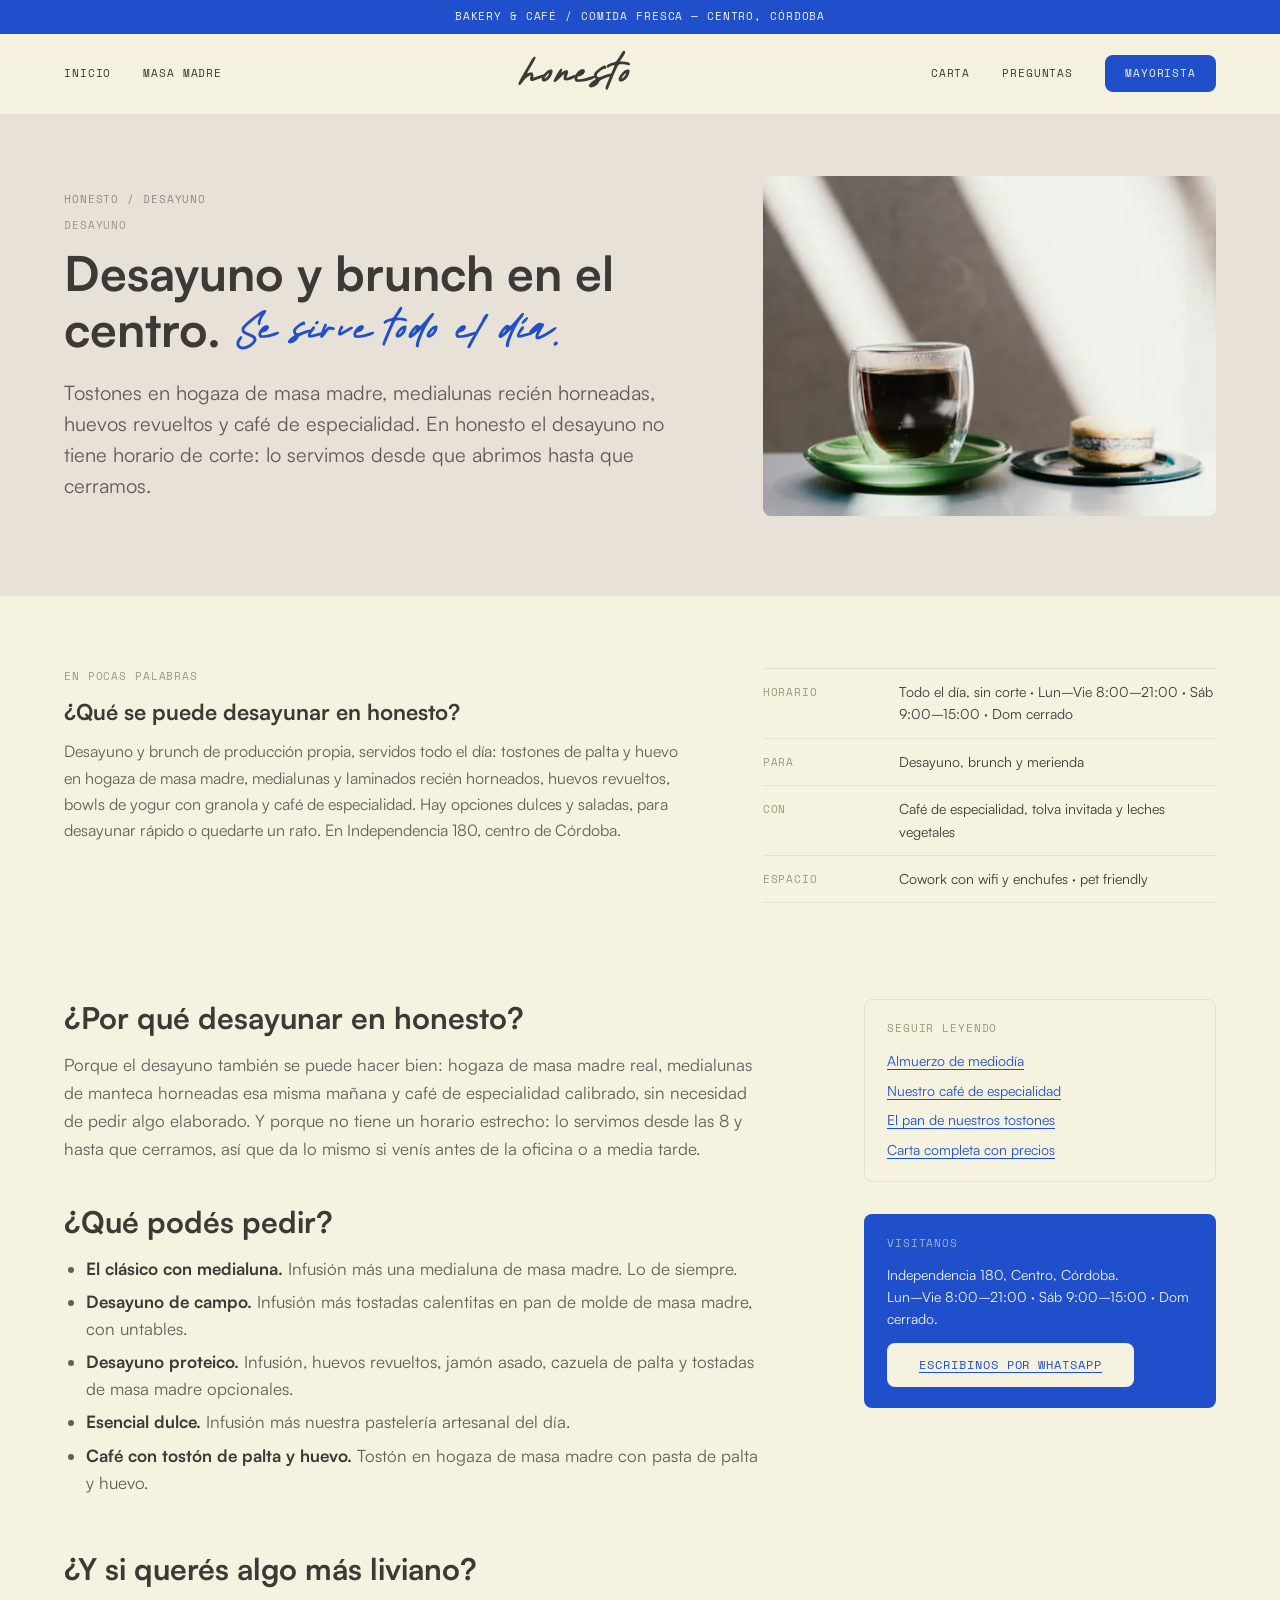
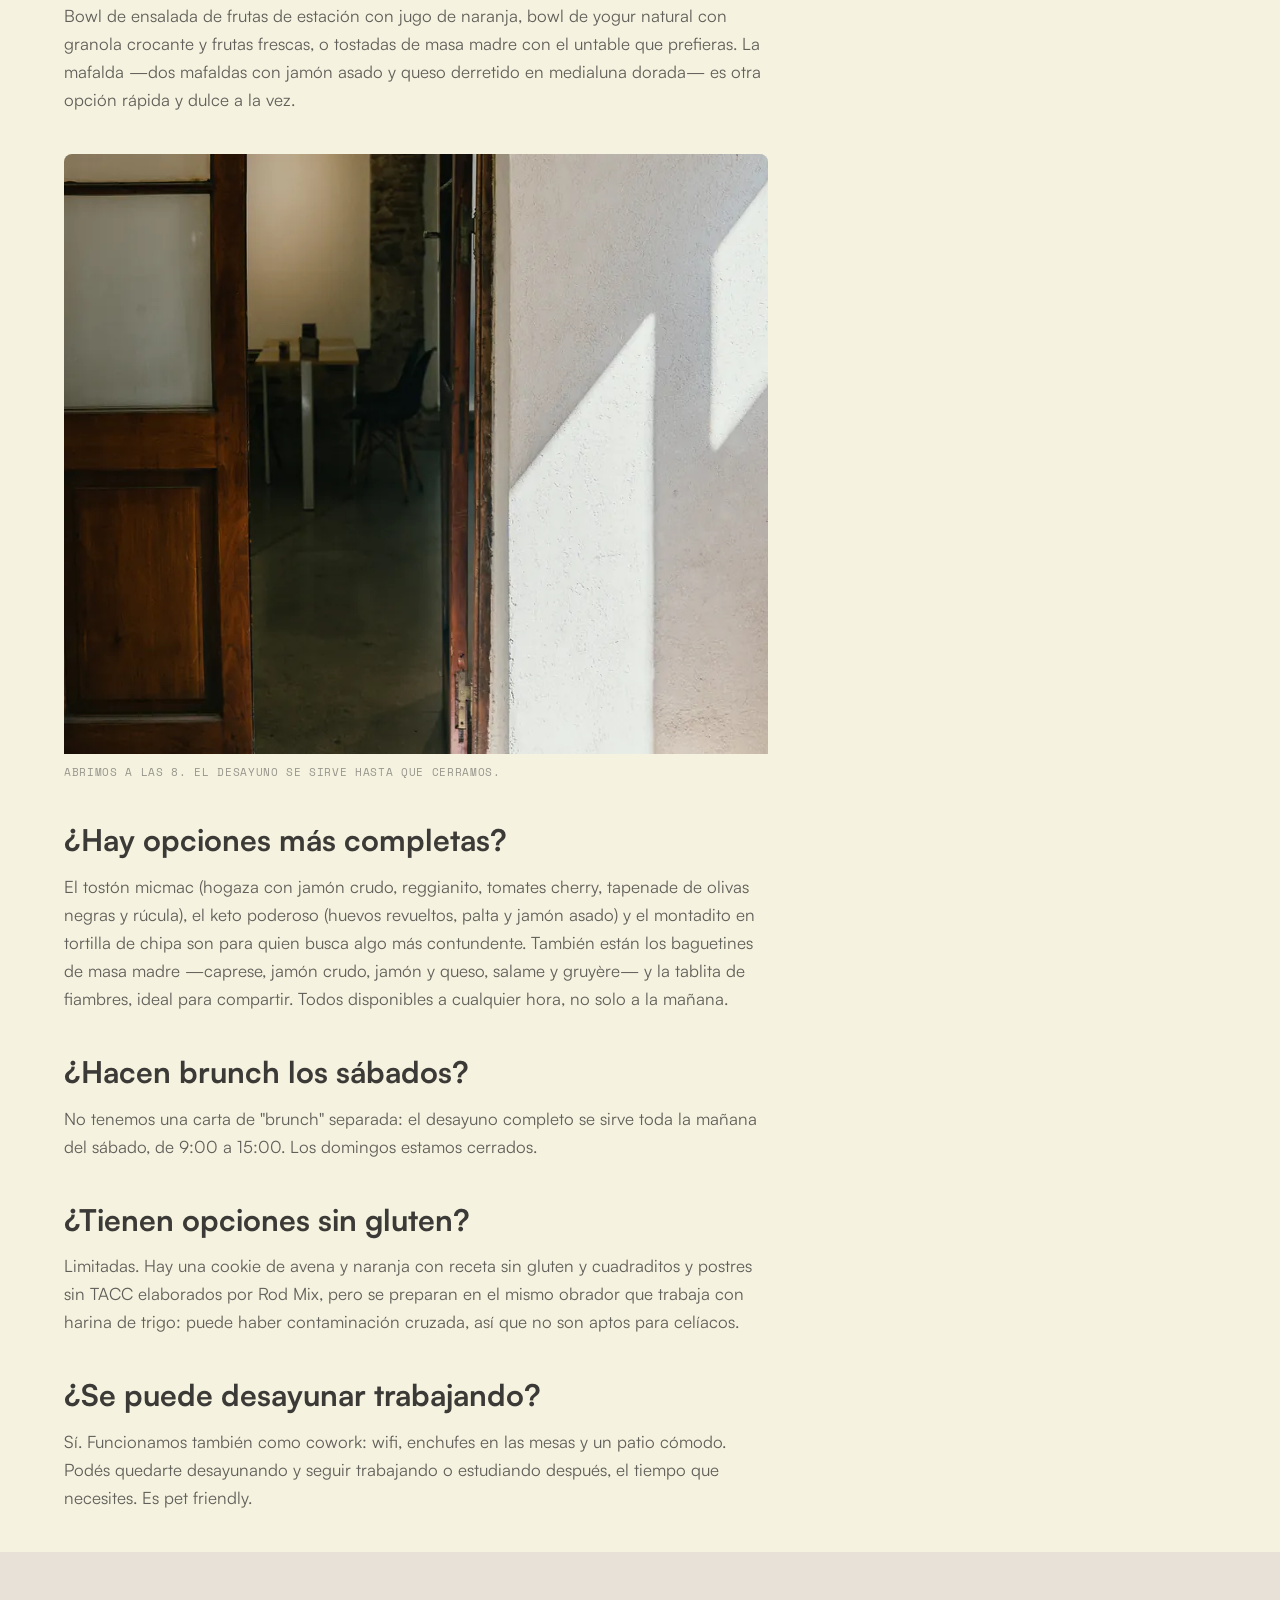
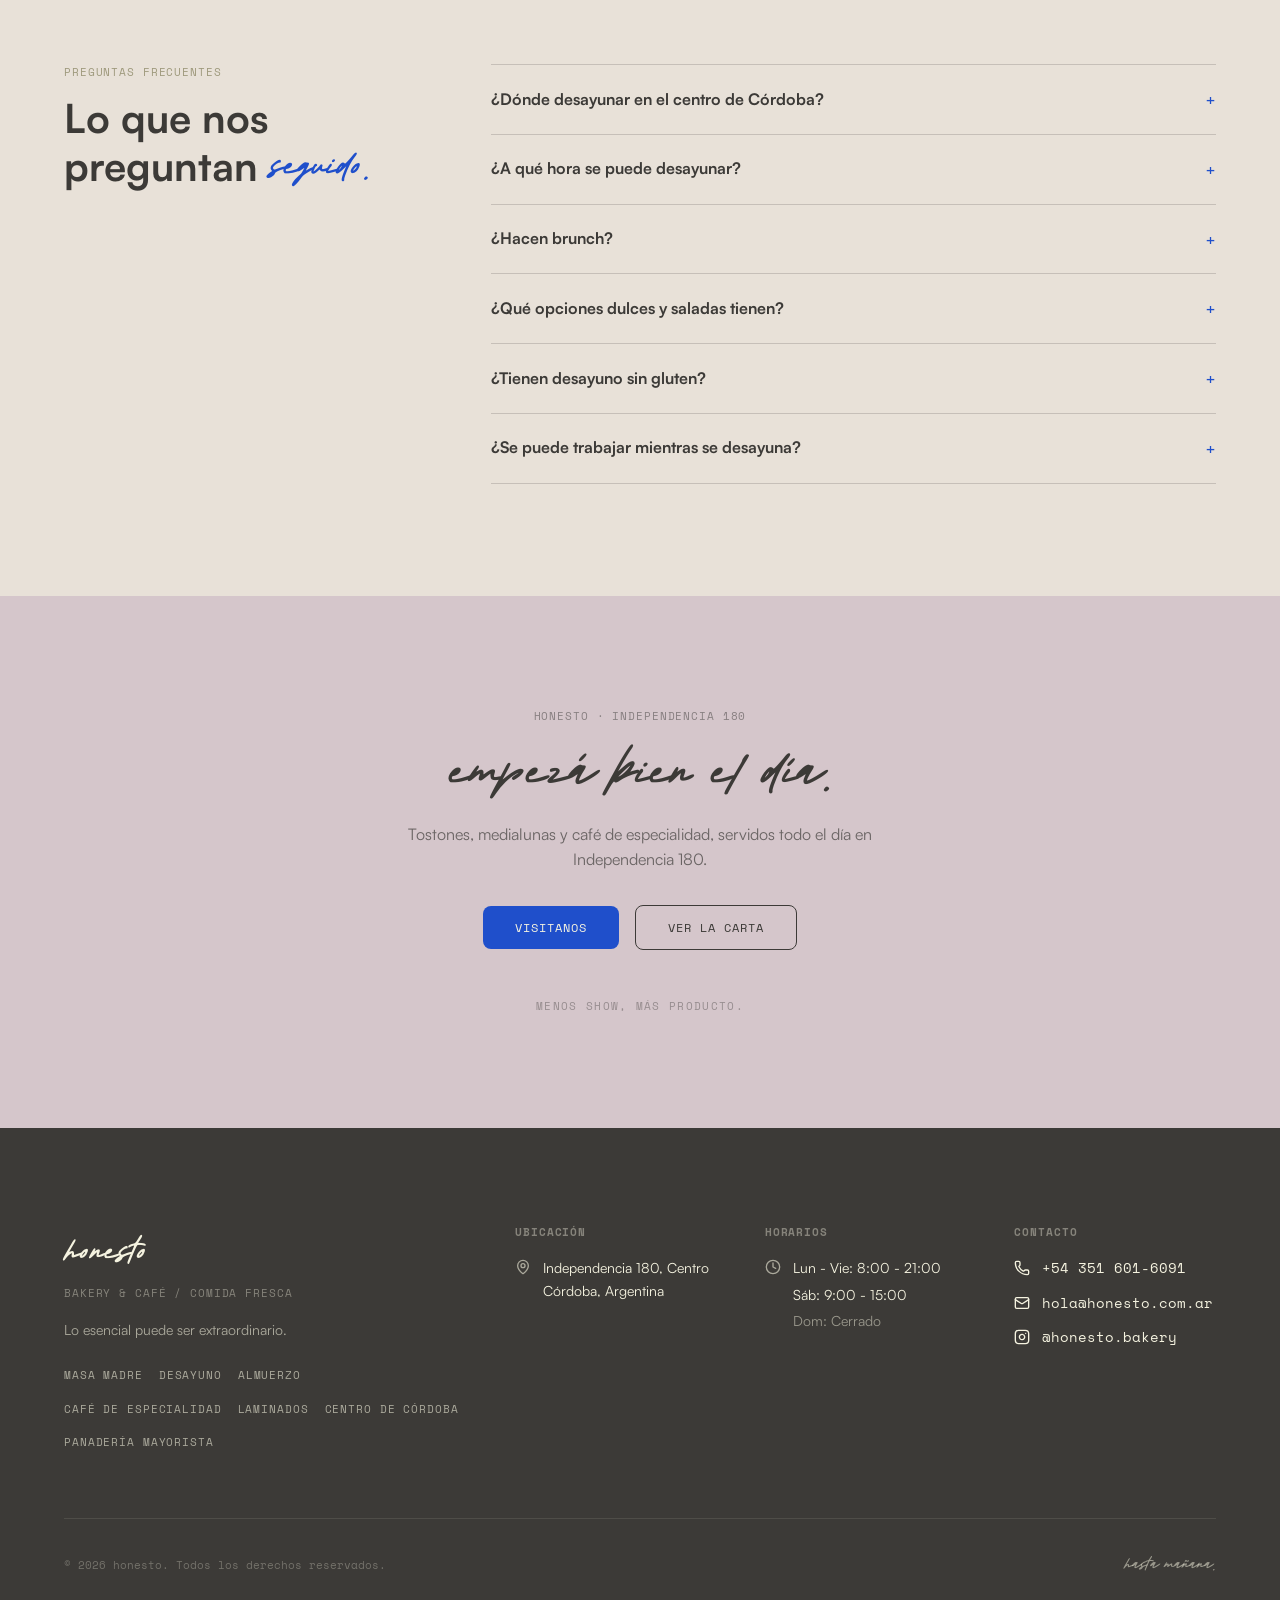
<file: desayuno/index.html>
<!DOCTYPE html>
<html lang="es-AR">
<head>
  <meta charset="utf-8">
  <meta name="viewport" content="width=device-width, initial-scale=1">
  <title>Desayuno y brunch en el centro de Córdoba, todo el día | honesto</title>
  <meta name="description" content="Desayuno de honesto en Independencia 180, centro de Córdoba: tostones de palta y huevo en hogaza, medialunas, huevos revueltos y café de especialidad. Se sirve todo el día, sin corte de horario.">
  <meta name="robots" content="index, follow, max-image-preview:large, max-snippet:-1">
  <meta name="theme-color" content="#F4F2E7">
  <meta name="geo.region" content="AR-X">
  <meta name="geo.placename" content="Córdoba, Argentina">
  <link rel="canonical" href="https://honesto.com.ar/desayuno/">

  <!-- Icons -->
  <link rel="icon" type="image/png" sizes="32x32" href="/assets/icons/favicon-32.png">
  <link rel="icon" type="image/png" sizes="192x192" href="/assets/icons/icon-192.png">
  <link rel="apple-touch-icon" sizes="180x180" href="/assets/icons/apple-touch-icon.png">

  <!-- Open Graph -->
  <meta property="og:type" content="article">
  <meta property="og:title" content="Desayuno y brunch en el centro de Córdoba, todo el día">
  <meta property="og:description" content="Desayuno de honesto en Independencia 180, centro de Córdoba: tostones de palta y huevo en hogaza, medialunas, huevos revueltos y café de especialidad. Se sirve todo el día, sin corte de horario.">
  <meta property="og:url" content="https://honesto.com.ar/desayuno/">
  <meta property="og:image" content="https://honesto.com.ar/assets/images/mesa-cafes-1600.webp">
  <meta property="og:image:width" content="1600">
  <meta property="og:image:height" content="1200">
  <meta property="og:image:alt" content="Dos cafés servidos en la mesa, con luz de la mañana en honesto">
  <meta property="og:locale" content="es_AR">
  <meta property="og:site_name" content="honesto">

  <!-- Twitter Card -->
  <meta name="twitter:card" content="summary_large_image">
  <meta name="twitter:title" content="Desayuno y brunch en el centro de Córdoba, todo el día">
  <meta name="twitter:description" content="Desayuno de honesto en Independencia 180, centro de Córdoba: tostones de palta y huevo en hogaza, medialunas, huevos revueltos y café de especialidad. Se sirve todo el día, sin corte de horario.">
  <meta name="twitter:image" content="https://honesto.com.ar/assets/images/mesa-cafes-1600.webp">

  <!-- Schema.org: WebPage + Article + FAQPage -->
  <script type="application/ld+json">
  {
    "@context": "https://schema.org",
    "@graph": [
      {
        "@type": "WebPage",
        "@id": "https://honesto.com.ar/desayuno/#pagina",
        "url": "https://honesto.com.ar/desayuno/",
        "name": "Desayuno y brunch en el centro de Córdoba, todo el día",
        "description": "Desayuno de honesto en Independencia 180, centro de Córdoba: tostones de palta y huevo en hogaza, medialunas, huevos revueltos y café de especialidad. Se sirve todo el día, sin corte de horario.",
        "inLanguage": "es-AR",
        "isPartOf": {
          "@id": "https://honesto.com.ar/#sitio"
        },
        "about": {
          "@id": "https://honesto.com.ar/#negocio"
        },
        "primaryImageOfPage": "https://honesto.com.ar/assets/images/mesa-cafes-1600.webp",
        "dateModified": "2026-09-19",
        "keywords": "desayuno centro Córdoba, dónde desayunar en Córdoba centro, brunch Córdoba, brunch Córdoba centro, merienda centro Córdoba, desayuno sin gluten Córdoba centro, tostón de palta y huevo Córdoba, desayuno todo el día Córdoba, café y medialunas Córdoba centro, desayuno cowork Córdoba",
        "speakable": {
          "@type": "SpeakableSpecification",
          "cssSelector": [
            ".resumen__text",
            ".faq__list"
          ]
        },
        "breadcrumb": {
          "@type": "BreadcrumbList",
          "itemListElement": [
            {
              "@type": "ListItem",
              "position": 1,
              "name": "honesto",
              "item": "https://honesto.com.ar/"
            },
            {
              "@type": "ListItem",
              "position": 2,
              "name": "Desayuno",
              "item": "https://honesto.com.ar/desayuno/"
            }
          ]
        }
      },
      {
        "@type": "Article",
        "@id": "https://honesto.com.ar/desayuno/#articulo",
        "headline": "Desayuno y brunch en el centro de Córdoba, servido todo el día",
        "description": "Desayuno de honesto en Independencia 180, centro de Córdoba: tostones de palta y huevo en hogaza, medialunas, huevos revueltos y café de especialidad. Se sirve todo el día, sin corte de horario.",
        "image": [
          "https://honesto.com.ar/assets/images/mesa-cafes-1600.webp",
          "https://honesto.com.ar/assets/images/entrada-manana-1600.webp"
        ],
        "author": {
          "@id": "https://honesto.com.ar/#negocio"
        },
        "publisher": {
          "@id": "https://honesto.com.ar/#negocio"
        },
        "about": {
          "@id": "https://honesto.com.ar/#negocio"
        },
        "mainEntityOfPage": {
          "@id": "https://honesto.com.ar/desayuno/#pagina"
        },
        "datePublished": "2026-09-19",
        "dateModified": "2026-09-19",
        "inLanguage": "es-AR",
        "articleSection": "Desayuno",
        "articleBody": "Desayuno y brunch de producción propia, servidos todo el día: tostones de palta y huevo en hogaza de masa madre, medialunas y laminados recién horneados, huevos revueltos, bowls de yogur con granola y café de especialidad. Hay opciones dulces y saladas, para desayunar rápido o quedarte un rato. En Independencia 180, centro de Córdoba. Porque el desayuno también se puede hacer bien: hogaza de masa madre real, medialunas de manteca horneadas esa misma mañana y café de especialidad calibrado, sin necesidad de pedir algo elaborado. Y porque no tiene un horario estrecho: lo servimos desde las 8 y hasta que cerramos, así que da lo mismo si venís antes de la oficina o a media tarde. \nEl clásico con medialuna. Infusión más una medialuna de masa madre. Lo de siempre.\nDesayuno de campo. Infusión más tostadas calentitas en pan de molde de masa madre, con untables.\nDesayuno proteico. Infusión, huevos revueltos, jamón asado, cazuela de palta y tostadas de masa madre opcionales.\nEsencial dulce. Infusión más nuestra pastelería artesanal del día.\nCafé con tostón de palta y huevo. Tostón en hogaza de masa madre con pasta de palta y huevo.\n Bowl de ensalada de frutas de estación con jugo de naranja, bowl de yogur natural con granola crocante y frutas frescas, o tostadas de masa madre con el untable que prefieras. La mafalda —dos mafaldas con jamón asado y queso derretido en medialuna dorada— es otra opción rápida y dulce a la vez. El tostón micmac (hogaza con jamón crudo, reggianito, tomates cherry, tapenade de olivas negras y rúcula), el keto poderoso (huevos revueltos, palta y jamón asado) y el montadito en tortilla de chipa son para quien busca algo más contundente. También están los baguetines de masa madre —caprese, jamón crudo, jamón y queso, salame y gruyère— y la tablita de fiambres, ideal para compartir. Todos disponibles a cualquier hora, no solo a la mañana. No tenemos una carta de \"brunch\" separada: el desayuno completo se sirve toda la mañana del sábado, de 9:00 a 15:00. Los domingos estamos cerrados. Limitadas. Hay una cookie de avena y naranja con receta sin gluten y cuadraditos y postres sin TACC elaborados por Rod Mix, pero se preparan en el mismo obrador que trabaja con harina de trigo: puede haber contaminación cruzada, así que no son aptos para celíacos. Sí. Funcionamos también como cowork: wifi, enchufes en las mesas y un patio cómodo. Podés quedarte desayunando y seguir trabajando o estudiando después, el tiempo que necesites. Es pet friendly."
      },
      {
        "@type": "FAQPage",
        "@id": "https://honesto.com.ar/desayuno/#preguntas",
        "isPartOf": {
          "@id": "https://honesto.com.ar/desayuno/#pagina"
        },
        "mainEntity": [
          {
            "@type": "Question",
            "name": "¿Dónde desayunar en el centro de Córdoba?",
            "acceptedAnswer": {
              "@type": "Answer",
              "text": "En honesto, Independencia 180, a 200 metros de la Plaza San Martín. Desayuno y brunch de producción propia, servidos todo el día, de lunes a viernes de 8:00 a 21:00 y sábados de 9:00 a 15:00."
            }
          },
          {
            "@type": "Question",
            "name": "¿A qué hora se puede desayunar?",
            "acceptedAnswer": {
              "@type": "Answer",
              "text": "Todo el día, sin horario de corte: desde que abrimos, a las 8, hasta que cerramos."
            }
          },
          {
            "@type": "Question",
            "name": "¿Hacen brunch?",
            "acceptedAnswer": {
              "@type": "Answer",
              "text": "El desayuno completo se sirve toda la mañana, incluidos los sábados de 9 a 15. No hay una carta de brunch separada."
            }
          },
          {
            "@type": "Question",
            "name": "¿Qué opciones dulces y saladas tienen?",
            "acceptedAnswer": {
              "@type": "Answer",
              "text": "Medialunas, tostadas con untables y bowls de yogur o frutas del lado dulce; tostones de palta y huevo, huevos revueltos y baguetines del lado salado. Combos con infusión y café de especialidad en ambos casos."
            }
          },
          {
            "@type": "Question",
            "name": "¿Tienen desayuno sin gluten?",
            "acceptedAnswer": {
              "@type": "Answer",
              "text": "Muy limitado: una cookie de avena y naranja sin gluten y cuadraditos sin TACC de Rod Mix, elaborados en un obrador que trabaja con trigo. No son aptos para celíacos por posible contaminación cruzada."
            }
          },
          {
            "@type": "Question",
            "name": "¿Se puede trabajar mientras se desayuna?",
            "acceptedAnswer": {
              "@type": "Answer",
              "text": "Sí. Hay wifi, enchufes en las mesas y un patio cómodo. Es pet friendly."
            }
          }
        ]
      }
    ]
  }
  </script>

  <link rel="preload" as="image" href="/assets/images/mesa-cafes-1200.webp" imagesrcset="/assets/images/mesa-cafes-480.webp 480w, /assets/images/mesa-cafes-800.webp 800w, /assets/images/mesa-cafes-1200.webp 1200w, /assets/images/mesa-cafes-1600.webp 1600w" imagesizes="(min-width: 1024px) 480px, calc(100vw - 48px)" type="image/webp">
  <link rel="stylesheet" href="/css/main.css">
</head>
<body>

<a class="skip-link" href="#main">Ir al contenido</a>

<!-- HEADER -->
<header class="lp-header">
  <div class="topbar">
    <p>Bakery &amp; Café / Comida Fresca — Centro, Córdoba</p>
  </div>
  <nav class="mainnav" aria-label="Navegación principal">
    <div class="mainnav__links">
      <a href="/">Inicio</a>
      <a href="/masa-madre/">Masa madre</a>
    </div>
    <a class="mainnav__brand" href="/">honesto</a>
    <div class="mainnav__links">
      <a href="/#carta">Carta</a>
      <a href="/#preguntas">Preguntas</a>
      <a class="mainnav__cta" href="/bakery.html">Mayorista</a>
    </div>
    <button class="mainnav__toggle" aria-label="Abrir menú" aria-expanded="false" aria-controls="mobile-menu">
      <svg xmlns="http://www.w3.org/2000/svg" width="24" height="24" viewBox="0 0 24 24" fill="none" stroke="currentColor" stroke-width="2" stroke-linecap="round" stroke-linejoin="round" aria-hidden="true">
        <path d="M4 5h16"/><path d="M4 12h16"/><path d="M4 19h16"/>
      </svg>
    </button>
  </nav>
  <nav class="mobile-menu" id="mobile-menu" aria-label="Menú móvil">
    <a href="/">Inicio</a>
    <a href="/masa-madre/">Masa madre</a>
    <a href="/#nosotros">Nosotros</a>
    <a href="/#carta">Carta</a>
    <a href="/#preguntas">Preguntas</a>
    <a href="/bakery.html">Panadería mayorista</a>
    <p class="mobile-menu__group">Más</p>
    <a href="/desayuno/" aria-current="page">Desayuno</a>
    <a href="/almuerzo/">Almuerzo</a>
    <a href="/cafe-especialidad/">Café de especialidad</a>
    <a href="/laminados/">Laminados</a>
    <a href="/centro-cordoba/">Centro de Córdoba</a>
  </nav>
</header>
<!-- MAIN -->
<main id="main">

  <!-- HERO -->
  <section class="page-hero ">
    <div class="page-hero__inner">
      <div>
        <nav class="breadcrumbs" aria-label="Migas de pan"><a href="/">honesto</a><span>/</span>Desayuno</nav>
        <p class="section-eyebrow">Desayuno</p>
        <h1>Desayuno y brunch en el centro. <em>Se sirve todo el día.</em></h1>
        <p class="page-hero__lead">Tostones en hogaza de masa madre, medialunas recién horneadas, huevos revueltos y café de especialidad. En honesto el desayuno no tiene horario de corte: lo servimos desde que abrimos hasta que cerramos.</p>
      </div>
      <figure class="page-hero__figure">
        <img src="/assets/images/mesa-cafes-1200.webp" srcset="/assets/images/mesa-cafes-480.webp 480w, /assets/images/mesa-cafes-800.webp 800w, /assets/images/mesa-cafes-1200.webp 1200w, /assets/images/mesa-cafes-1600.webp 1600w" sizes="(min-width: 1024px) 480px, calc(100vw - 48px)" alt="Dos cafés servidos en la mesa, con luz de la mañana en honesto" width="1200" height="900" fetchpriority="high">
      </figure>
    </div>
  </section>

  <!-- EN POCAS PALABRAS -->
  <section class="resumen resumen--b2b" id="resumen" aria-labelledby="resumen-title">
    <div class="resumen__inner">
      <div>
        <p class="section-eyebrow">En pocas palabras</p>
        <h2 class="resumen__title" id="resumen-title">¿Qué se puede desayunar en honesto?</h2>
        <p class="resumen__text">Desayuno y brunch de producción propia, servidos todo el día: tostones de palta y huevo en hogaza de masa madre, medialunas y laminados recién horneados, huevos revueltos, bowls de yogur con granola y café de especialidad. Hay opciones dulces y saladas, para desayunar rápido o quedarte un rato. En Independencia 180, centro de Córdoba.</p>
      </div>
      <dl class="resumen__facts">
        <div><dt>Horario</dt><dd>Todo el día, sin corte · Lun–Vie 8:00–21:00 · Sáb 9:00–15:00 · Dom cerrado</dd></div>
        <div><dt>Para</dt><dd>Desayuno, brunch y merienda</dd></div>
        <div><dt>Con</dt><dd>Café de especialidad, tolva invitada y leches vegetales</dd></div>
        <div><dt>Espacio</dt><dd>Cowork con wifi y enchufes · pet friendly</dd></div>
      </dl>
    </div>
  </section>

  <!-- ARTÍCULO -->
  <article class="article">
    <div class="article__inner">
      <div class="article__body">
      <section>
        <h2>¿Por qué desayunar en honesto?</h2>
<p>Porque el desayuno también se puede hacer bien: hogaza de masa madre real, medialunas de manteca horneadas esa misma mañana y café de especialidad calibrado, sin necesidad de pedir algo elaborado. Y porque no tiene un horario estrecho: lo servimos desde las 8 y hasta que cerramos, así que da lo mismo si venís antes de la oficina o a media tarde.</p>
      </section>
      <section>
        <h2>¿Qué podés pedir?</h2>
<ul>
<li><strong>El clásico con medialuna.</strong> Infusión más una medialuna de masa madre. Lo de siempre.</li>
<li><strong>Desayuno de campo.</strong> Infusión más tostadas calentitas en pan de molde de masa madre, con untables.</li>
<li><strong>Desayuno proteico.</strong> Infusión, huevos revueltos, jamón asado, cazuela de palta y tostadas de masa madre opcionales.</li>
<li><strong>Esencial dulce.</strong> Infusión más nuestra pastelería artesanal del día.</li>
<li><strong>Café con tostón de palta y huevo.</strong> Tostón en hogaza de masa madre con pasta de palta y huevo.</li>
</ul>
      </section>
      <section>
        <h2>¿Y si querés algo más liviano?</h2>
<p>Bowl de ensalada de frutas de estación con jugo de naranja, bowl de yogur natural con granola crocante y frutas frescas, o tostadas de masa madre con el untable que prefieras. La mafalda —dos mafaldas con jamón asado y queso derretido en medialuna dorada— es otra opción rápida y dulce a la vez.</p>
      </section>
      <figure class="article__figure">
        <img src="/assets/images/entrada-manana-800.webp" srcset="/assets/images/entrada-manana-480.webp 480w, /assets/images/entrada-manana-800.webp 800w, /assets/images/entrada-manana-1200.webp 1200w, /assets/images/entrada-manana-1600.webp 1600w" sizes="(min-width: 1024px) 736px, calc(100vw - 48px)" alt="Puerta abierta de honesto con mesas y luz de la mañana adentro" width="800" height="600" loading="lazy" decoding="async">
        <figcaption>Abrimos a las 8. El desayuno se sirve hasta que cerramos.</figcaption>
      </figure>
      </section>
      <section>
        <h2>¿Hay opciones más completas?</h2>
<p>El tostón micmac (hogaza con jamón crudo, reggianito, tomates cherry, tapenade de olivas negras y rúcula), el keto poderoso (huevos revueltos, palta y jamón asado) y el montadito en tortilla de chipa son para quien busca algo más contundente. También están los baguetines de masa madre —caprese, jamón crudo, jamón y queso, salame y gruyère— y la tablita de fiambres, ideal para compartir. Todos disponibles a cualquier hora, no solo a la mañana.</p>
      </section>
      <section>
        <h2>¿Hacen brunch los sábados?</h2>
<p>No tenemos una carta de "brunch" separada: el desayuno completo se sirve toda la mañana del sábado, de 9:00 a 15:00. Los domingos estamos cerrados.</p>
      </section>
      <section>
        <h2>¿Tienen opciones sin gluten?</h2>
<p>Limitadas. Hay una cookie de avena y naranja con receta sin gluten y cuadraditos y postres sin TACC elaborados por Rod Mix, pero se preparan en el mismo obrador que trabaja con harina de trigo: puede haber contaminación cruzada, así que no son aptos para celíacos.</p>
      </section>
      <section>
        <h2>¿Se puede desayunar trabajando?</h2>
<p>Sí. Funcionamos también como cowork: wifi, enchufes en las mesas y un patio cómodo. Podés quedarte desayunando y seguir trabajando o estudiando después, el tiempo que necesites. Es pet friendly.</p>
      </section>
      </div>
      <aside class="article__aside">
        <div class="aside-card">
          <h3>Seguir leyendo</h3>
          <ul>
          <li><a href="/almuerzo/">Almuerzo de mediodía</a></li>
          <li><a href="/cafe-especialidad/">Nuestro café de especialidad</a></li>
          <li><a href="/masa-madre/">El pan de nuestros tostones</a></li>
          <li><a href="https://menu.fu.do/ledureausas/qr-menu" target="_blank" rel="noopener noreferrer">Carta completa con precios</a></li>
          </ul>
        </div>
        <div class="aside-card aside-card--blue">
          <h3>Visitanos</h3>
          <p>Independencia 180, Centro, Córdoba.<br>Lun–Vie 8:00–21:00 · Sáb 9:00–15:00 · Dom cerrado.</p>
          <a class="btn-cream" href="https://wa.me/543516016091" target="_blank" rel="noopener noreferrer">Escribinos por WhatsApp</a>
        </div>
      </aside>
    </div>
  </article>

  <!-- PREGUNTAS FRECUENTES -->
  <section class="faq faq--rose" id="preguntas" aria-labelledby="faq-title">
    <div class="faq__inner">
      <div class="faq__head">
        <p class="section-eyebrow">Preguntas frecuentes</p>
        <h2 class="faq__title" id="faq-title">Lo que nos preguntan <em>seguido.</em></h2>
      </div>
      <div class="faq__list">
        <details class="faq__item">
          <summary>¿Dónde desayunar en el centro de Córdoba?</summary>
          <p>En honesto, Independencia 180, a 200 metros de la Plaza San Martín. Desayuno y brunch de producción propia, servidos todo el día, de lunes a viernes de 8:00 a 21:00 y sábados de 9:00 a 15:00.</p>
        </details>
        <details class="faq__item">
          <summary>¿A qué hora se puede desayunar?</summary>
          <p>Todo el día, sin horario de corte: desde que abrimos, a las 8, hasta que cerramos.</p>
        </details>
        <details class="faq__item">
          <summary>¿Hacen brunch?</summary>
          <p>El desayuno completo se sirve toda la mañana, incluidos los sábados de 9 a 15. No hay una carta de brunch separada.</p>
        </details>
        <details class="faq__item">
          <summary>¿Qué opciones dulces y saladas tienen?</summary>
          <p>Medialunas, tostadas con untables y bowls de yogur o frutas del lado dulce; tostones de palta y huevo, huevos revueltos y baguetines del lado salado. Combos con infusión y café de especialidad en ambos casos.</p>
        </details>
        <details class="faq__item">
          <summary>¿Tienen desayuno sin gluten?</summary>
          <p>Muy limitado: una cookie de avena y naranja sin gluten y cuadraditos sin TACC de Rod Mix, elaborados en un obrador que trabaja con trigo. No son aptos para celíacos por posible contaminación cruzada.</p>
        </details>
        <details class="faq__item">
          <summary>¿Se puede trabajar mientras se desayuna?</summary>
          <p>Sí. Hay wifi, enchufes en las mesas y un patio cómodo. Es pet friendly.</p>
        </details>
      </div>
    </div>
  </section>

  <!-- CTA -->
  <section class="cta-section">
    <div class="cta-section__inner">
      <p class="cta-section__eyebrow">honesto · Independencia 180</p>
      <h2>empezá bien el día.</h2>
      <p class="cta-section__body">Tostones, medialunas y café de especialidad, servidos todo el día en Independencia 180.</p>
      <div class="cta-section__actions">
        <a class="btn-primary" href="/#contacto">Visitanos</a>
        <a class="btn-outline-dark" href="/#carta">Ver la carta</a>
      </div>
      <p class="cta-section__tagline">Menos show, más producto.</p>
    </div>
  </section>

</main>

<!-- FOOTER -->
<footer class="footer-v2" id="contacto">
  <div class="footer-v2__inner">
    <div class="footer-v2__grid">
      <div>
        <a class="footer-v2__brand" href="/">honesto</a>
        <p class="footer-v2__tagline">Bakery &amp; Café / Comida Fresca</p>
        <p class="footer-v2__desc">Lo esencial puede ser extraordinario.</p>
        <ul class="footer-v2__links" aria-label="Más sobre honesto">
          <li><a href="/masa-madre/">Masa madre</a></li>
          <li><a href="/desayuno/">Desayuno</a></li>
          <li><a href="/almuerzo/">Almuerzo</a></li>
          <li><a href="/cafe-especialidad/">Café de especialidad</a></li>
          <li><a href="/laminados/">Laminados</a></li>
          <li><a href="/centro-cordoba/">Centro de Córdoba</a></li>
          <li><a href="/bakery.html">Panadería mayorista</a></li>
        </ul>
      </div>
      <div class="footer-v2__col">
        <h3>Ubicación</h3>
        <div class="footer-v2__location">
          <svg class="footer-v2__icon" xmlns="http://www.w3.org/2000/svg" width="16" height="16" viewBox="0 0 24 24" fill="none" stroke="currentColor" stroke-width="2" stroke-linecap="round" stroke-linejoin="round" aria-hidden="true">
            <path d="M20 10c0 4.993-5.539 10.193-7.399 11.799a1 1 0 0 1-1.202 0C9.539 20.193 4 14.993 4 10a8 8 0 0 1 16 0"/>
            <circle cx="12" cy="10" r="3"/>
          </svg>
          <address>
            <p>Independencia 180, Centro</p>
            <p class="footer-v2__col-sub">Córdoba, Argentina</p>
          </address>
        </div>
      </div>
      <div class="footer-v2__col">
        <h3>Horarios</h3>
        <div class="footer-v2__location">
          <svg class="footer-v2__icon" xmlns="http://www.w3.org/2000/svg" width="16" height="16" viewBox="0 0 24 24" fill="none" stroke="currentColor" stroke-width="2" stroke-linecap="round" stroke-linejoin="round" aria-hidden="true">
            <path d="M12 6v6l4 2"/>
            <circle cx="12" cy="12" r="10"/>
          </svg>
          <div class="footer-v2__hours">
            <p>Lun - Vie: <time datetime="08:00">8:00</time> - <time datetime="21:00">21:00</time></p>
            <p>Sáb: <time datetime="09:00">9:00</time> - <time datetime="15:00">15:00</time></p>
            <p class="muted">Dom: Cerrado</p>
          </div>
        </div>
      </div>
      <div class="footer-v2__col">
        <h3>Contacto</h3>
        <div class="footer-v2__contact">
          <a href="tel:+543516016091">
            <svg xmlns="http://www.w3.org/2000/svg" width="16" height="16" viewBox="0 0 24 24" fill="none" stroke="currentColor" stroke-width="2" stroke-linecap="round" stroke-linejoin="round" aria-hidden="true">
              <path d="M13.832 16.568a1 1 0 0 0 1.213-.303l.355-.465A2 2 0 0 1 17 15h3a2 2 0 0 1 2 2v3a2 2 0 0 1-2 2A18 18 0 0 1 2 4a2 2 0 0 1 2-2h3a2 2 0 0 1 2 2v3a2 2 0 0 1-.8 1.6l-.468.351a1 1 0 0 0-.292 1.233 14 14 0 0 0 6.392 6.384"/>
            </svg>
            +54 351 601-6091
          </a>
          <a href="mailto:hola@honesto.com.ar">
            <svg xmlns="http://www.w3.org/2000/svg" width="16" height="16" viewBox="0 0 24 24" fill="none" stroke="currentColor" stroke-width="2" stroke-linecap="round" stroke-linejoin="round" aria-hidden="true">
              <path d="m22 7-8.991 5.727a2 2 0 0 1-2.009 0L2 7"/>
              <rect x="2" y="4" width="20" height="16" rx="2"/>
            </svg>
            hola@honesto.com.ar
          </a>
          <a href="https://instagram.com/honesto.bakery" target="_blank" rel="noopener noreferrer">
            <svg xmlns="http://www.w3.org/2000/svg" width="16" height="16" viewBox="0 0 24 24" fill="none" stroke="currentColor" stroke-width="2" stroke-linecap="round" stroke-linejoin="round" aria-hidden="true">
              <rect width="20" height="20" x="2" y="2" rx="5" ry="5"/>
              <path d="M16 11.37A4 4 0 1 1 12.63 8 4 4 0 0 1 16 11.37z"/>
              <line x1="17.5" x2="17.51" y1="6.5" y2="6.5"/>
            </svg>
            @honesto.bakery
          </a>
        </div>
      </div>
    </div>
    <div class="footer-v2__bottom">
      <p class="footer-v2__copy">© 2026 honesto. Todos los derechos reservados.</p>
      <span class="footer-v2__sign">hasta mañana.</span>
    </div>
  </div>
</footer>

<script>
  const toggle = document.querySelector('.mainnav__toggle');
  const menu = document.getElementById('mobile-menu');
  toggle.addEventListener('click', () => {
    const open = menu.classList.toggle('is-open');
    toggle.setAttribute('aria-expanded', String(open));
    if (open) menu.querySelector('a').focus();
  });
  menu.querySelectorAll('a').forEach(a => {
    a.addEventListener('click', () => {
      menu.classList.remove('is-open');
      toggle.setAttribute('aria-expanded', 'false');
      toggle.focus();
    });
  });
</script>

</body>
</html>
</file>
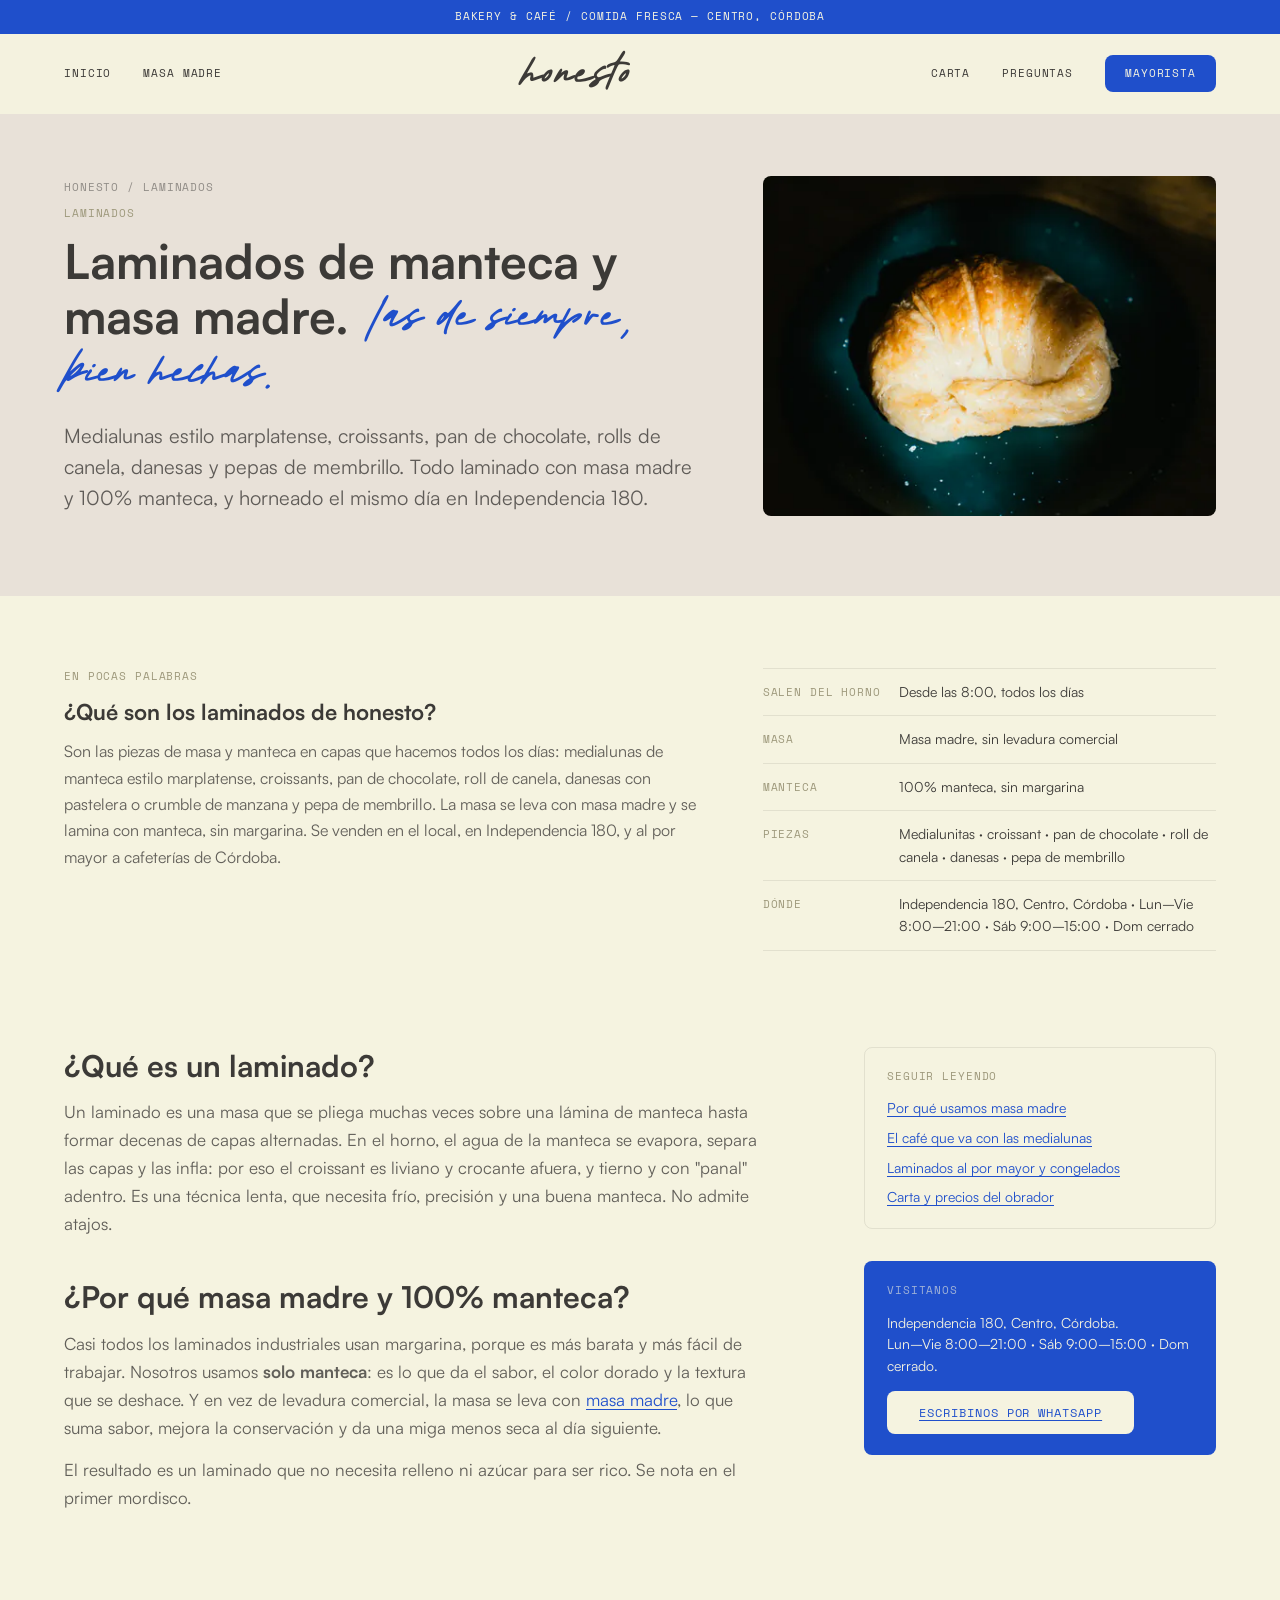
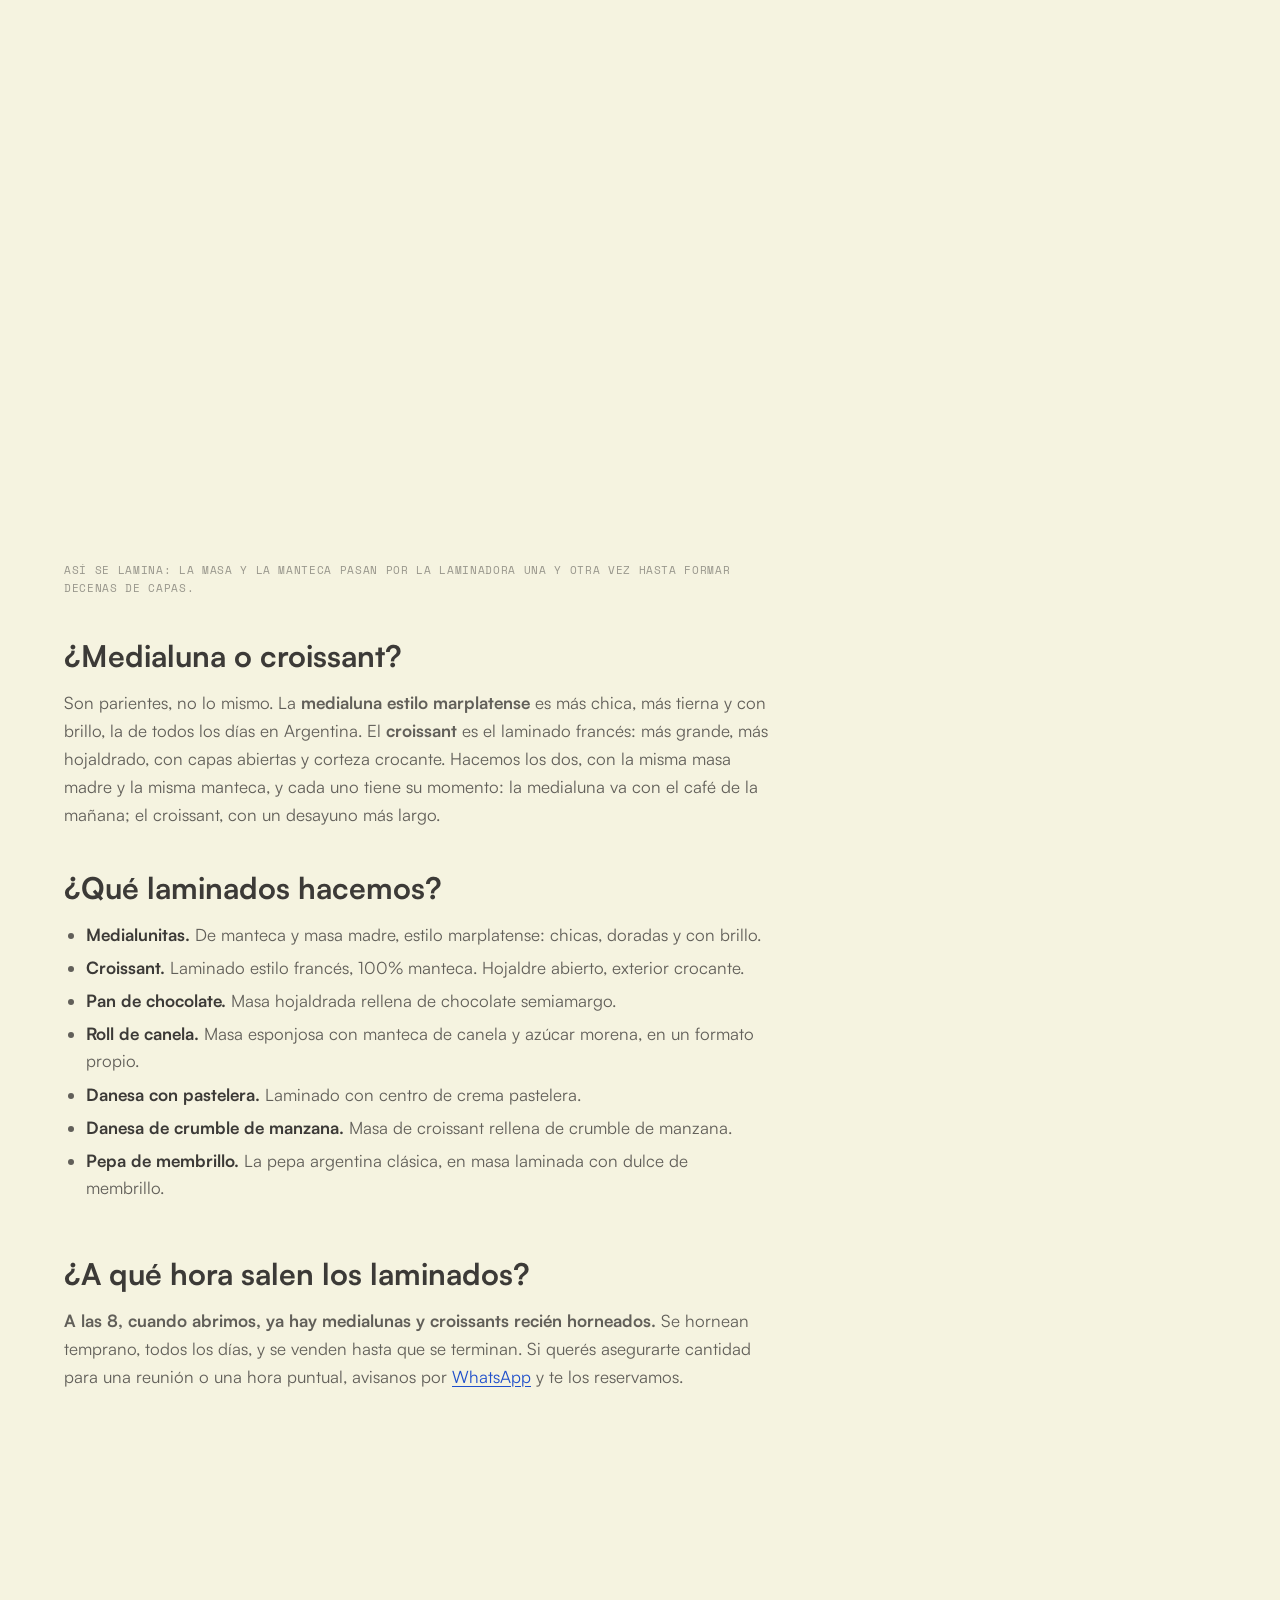
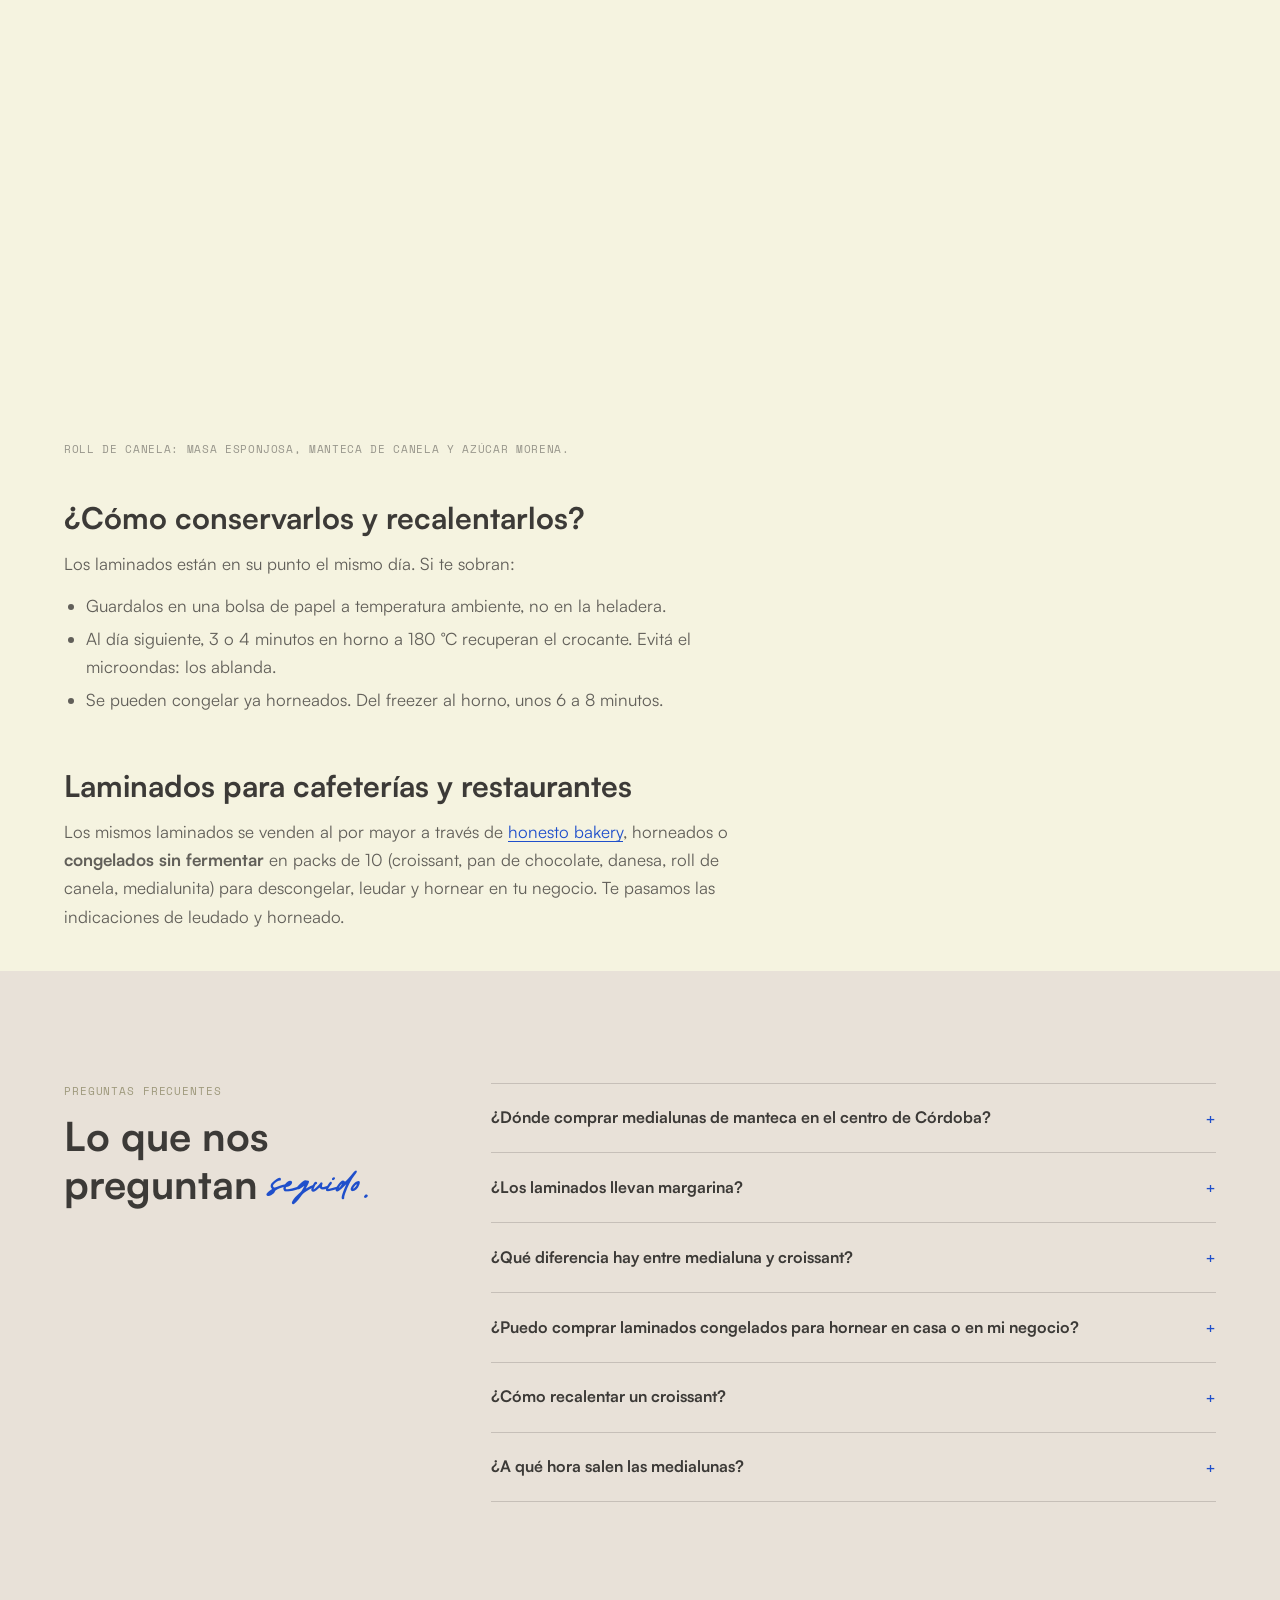
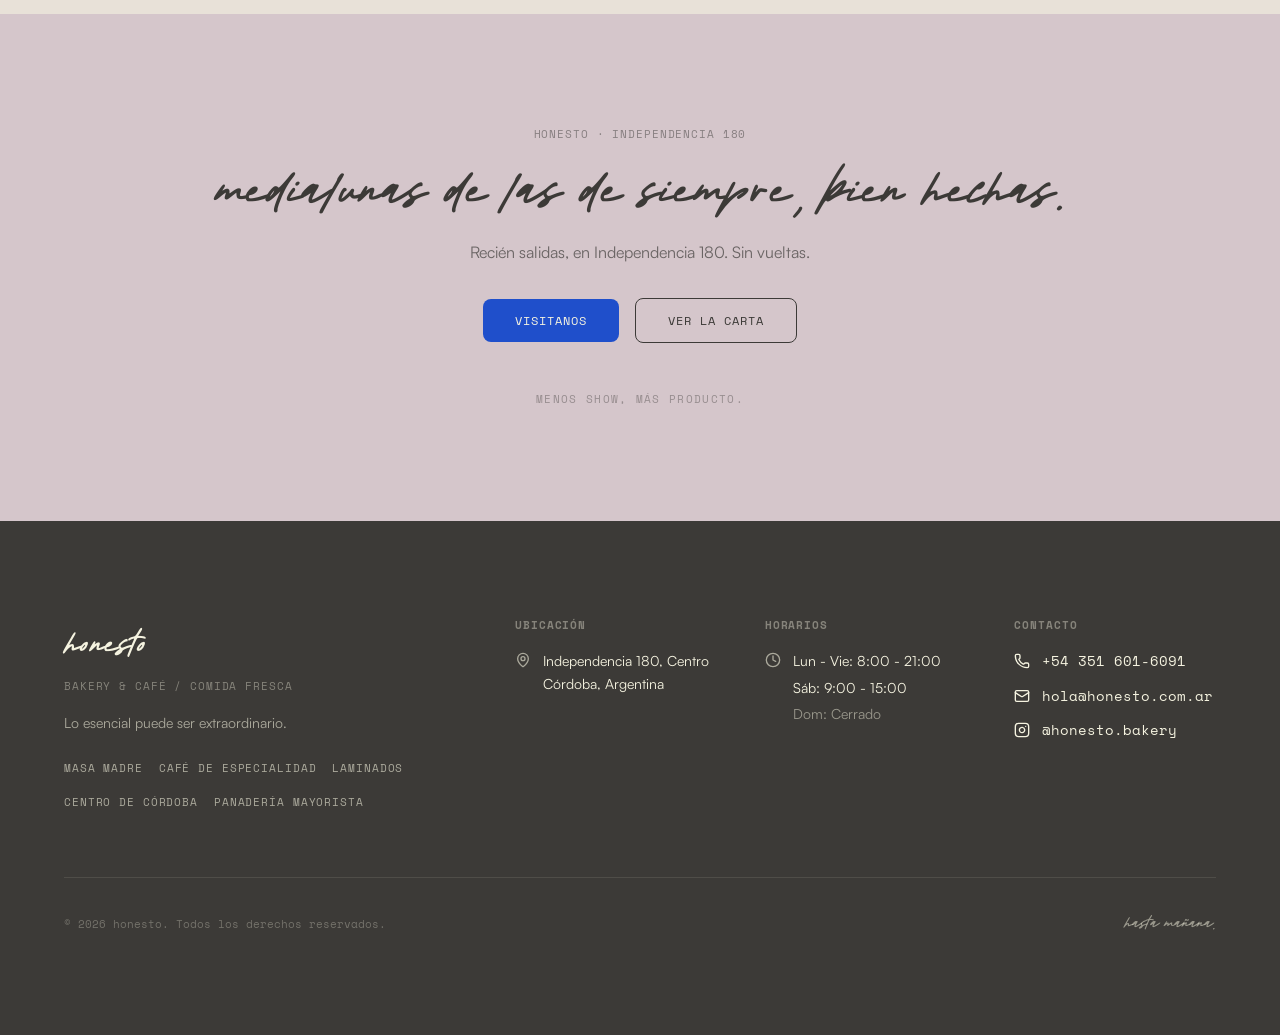
<file: laminados/index.html>
<!DOCTYPE html>
<html lang="es-AR">
<head>
  <meta charset="utf-8">
  <meta name="viewport" content="width=device-width, initial-scale=1">
  <title>Laminados de manteca y masa madre en Córdoba: medialunas, croissants, danesas | honesto</title>
  <meta name="description" content="Medialunas marplatenses, croissants, pan de chocolate, rolls y danesas de masa madre y 100% manteca, horneados todos los días en el centro de Córdoba. Qué es un laminado y cómo conservarlo.">
  <meta name="robots" content="index, follow, max-image-preview:large, max-snippet:-1">
  <meta name="theme-color" content="#F4F2E7">
  <meta name="geo.region" content="AR-X">
  <meta name="geo.placename" content="Córdoba, Argentina">
  <link rel="canonical" href="https://honesto.com.ar/laminados/">

  <!-- Icons -->
  <link rel="icon" type="image/png" sizes="32x32" href="/assets/icons/favicon-32.png">
  <link rel="icon" type="image/png" sizes="192x192" href="/assets/icons/icon-192.png">
  <link rel="apple-touch-icon" sizes="180x180" href="/assets/icons/apple-touch-icon.png">

  <!-- Open Graph -->
  <meta property="og:type" content="article">
  <meta property="og:title" content="Laminados de manteca y masa madre en Córdoba: medialunas, croissants, danesas">
  <meta property="og:description" content="Medialunas marplatenses, croissants, pan de chocolate, rolls y danesas de masa madre y 100% manteca, horneados todos los días en el centro de Córdoba. Qué es un laminado y cómo conservarlo.">
  <meta property="og:url" content="https://honesto.com.ar/laminados/">
  <meta property="og:image" content="https://honesto.com.ar/assets/images/medialuna-2-1600.webp">
  <meta property="og:image:width" content="1600">
  <meta property="og:image:height" content="1200">
  <meta property="og:image:alt" content="Medialuna de manteca y masa madre estilo marplatense en plato, con luz natural">
  <meta property="og:locale" content="es_AR">
  <meta property="og:site_name" content="honesto">

  <!-- Twitter Card -->
  <meta name="twitter:card" content="summary_large_image">
  <meta name="twitter:title" content="Laminados de manteca y masa madre en Córdoba: medialunas, croissants, danesas">
  <meta name="twitter:description" content="Medialunas marplatenses, croissants, pan de chocolate, rolls y danesas de masa madre y 100% manteca, horneados todos los días en el centro de Córdoba. Qué es un laminado y cómo conservarlo.">
  <meta name="twitter:image" content="https://honesto.com.ar/assets/images/medialuna-2-1600.webp">

  <!-- Schema.org: WebPage + Article + FAQPage -->
  <script type="application/ld+json">
  {
    "@context": "https://schema.org",
    "@graph": [
      {
        "@type": "WebPage",
        "@id": "https://honesto.com.ar/laminados/#pagina",
        "url": "https://honesto.com.ar/laminados/",
        "name": "Laminados de manteca y masa madre en Córdoba: medialunas, croissants, danesas",
        "description": "Medialunas marplatenses, croissants, pan de chocolate, rolls y danesas de masa madre y 100% manteca, horneados todos los días en el centro de Córdoba. Qué es un laminado y cómo conservarlo.",
        "inLanguage": "es-AR",
        "isPartOf": {
          "@id": "https://honesto.com.ar/#sitio"
        },
        "about": {
          "@id": "https://honesto.com.ar/#negocio"
        },
        "primaryImageOfPage": "https://honesto.com.ar/assets/images/medialuna-2-1600.webp",
        "dateModified": "2026-09-19",
        "keywords": "medialunas Córdoba centro, croissant Córdoba, laminados de manteca, medialunas de manteca marplatenses, pan de chocolate Córdoba, roll de canela Córdoba, danesas, facturas de masa madre Córdoba, laminados congelados para cafeterías",
        "speakable": {
          "@type": "SpeakableSpecification",
          "cssSelector": [
            ".resumen__text",
            ".faq__list"
          ]
        },
        "breadcrumb": {
          "@type": "BreadcrumbList",
          "itemListElement": [
            {
              "@type": "ListItem",
              "position": 1,
              "name": "honesto",
              "item": "https://honesto.com.ar/"
            },
            {
              "@type": "ListItem",
              "position": 2,
              "name": "Laminados",
              "item": "https://honesto.com.ar/laminados/"
            }
          ]
        }
      },
      {
        "@type": "Article",
        "@id": "https://honesto.com.ar/laminados/#articulo",
        "headline": "Laminados de manteca y masa madre: medialunas, croissants y danesas en Córdoba",
        "description": "Medialunas marplatenses, croissants, pan de chocolate, rolls y danesas de masa madre y 100% manteca, horneados todos los días en el centro de Córdoba. Qué es un laminado y cómo conservarlo.",
        "image": [
          "https://honesto.com.ar/assets/images/medialuna-2-1600.webp",
          "https://honesto.com.ar/assets/images/laminadora-1600.webp",
          "https://honesto.com.ar/assets/images/roll-2-1600.webp"
        ],
        "author": {
          "@id": "https://honesto.com.ar/#negocio"
        },
        "publisher": {
          "@id": "https://honesto.com.ar/#negocio"
        },
        "about": {
          "@id": "https://honesto.com.ar/#negocio"
        },
        "mainEntityOfPage": {
          "@id": "https://honesto.com.ar/laminados/#pagina"
        },
        "datePublished": "2026-09-19",
        "dateModified": "2026-09-19",
        "inLanguage": "es-AR",
        "articleSection": "Laminados",
        "articleBody": "Son las piezas de masa y manteca en capas que hacemos todos los días: medialunas de manteca estilo marplatense, croissants, pan de chocolate, roll de canela, danesas con pastelera o crumble de manzana y pepa de membrillo. La masa se leva con masa madre y se lamina con manteca, sin margarina. Se venden en el local, en Independencia 180, y al por mayor a cafeterías de Córdoba. Un laminado es una masa que se pliega muchas veces sobre una lámina de manteca hasta formar decenas de capas alternadas. En el horno, el agua de la manteca se evapora, separa las capas y las infla: por eso el croissant es liviano y crocante afuera, y tierno y con \"panal\" adentro. Es una técnica lenta, que necesita frío, precisión y una buena manteca. No admite atajos. Casi todos los laminados industriales usan margarina, porque es más barata y más fácil de trabajar. Nosotros usamos solo manteca: es lo que da el sabor, el color dorado y la textura que se deshace. Y en vez de levadura comercial, la masa se leva con masa madre, lo que suma sabor, mejora la conservación y da una miga menos seca al día siguiente.\nEl resultado es un laminado que no necesita relleno ni azúcar para ser rico. Se nota en el primer mordisco. Son parientes, no lo mismo. La medialuna estilo marplatense es más chica, más tierna y con brillo, la de todos los días en Argentina. El croissant es el laminado francés: más grande, más hojaldrado, con capas abiertas y corteza crocante. Hacemos los dos, con la misma masa madre y la misma manteca, y cada uno tiene su momento: la medialuna va con el café de la mañana; el croissant, con un desayuno más largo. \nMedialunitas. De manteca y masa madre, estilo marplatense: chicas, doradas y con brillo.\nCroissant. Laminado estilo francés, 100% manteca. Hojaldre abierto, exterior crocante.\nPan de chocolate. Masa hojaldrada rellena de chocolate semiamargo.\nRoll de canela. Masa esponjosa con manteca de canela y azúcar morena, en un formato propio.\nDanesa con pastelera. Laminado con centro de crema pastelera.\nDanesa de crumble de manzana. Masa de croissant rellena de crumble de manzana.\nPepa de membrillo. La pepa argentina clásica, en masa laminada con dulce de membrillo.\n A las 8, cuando abrimos, ya hay medialunas y croissants recién horneados. Se hornean temprano, todos los días, y se venden hasta que se terminan. Si querés asegurarte cantidad para una reunión o una hora puntual, avisanos por WhatsApp y te los reservamos. Los laminados están en su punto el mismo día. Si te sobran:\n\nGuardalos en una bolsa de papel a temperatura ambiente, no en la heladera.\nAl día siguiente, 3 o 4 minutos en horno a 180 °C recuperan el crocante. Evitá el microondas: los ablanda.\nSe pueden congelar ya horneados. Del freezer al horno, unos 6 a 8 minutos.\n Los mismos laminados se venden al por mayor a través de honesto bakery, horneados o congelados sin fermentar en packs de 10 (croissant, pan de chocolate, danesa, roll de canela, medialunita) para descongelar, leudar y hornear en tu negocio. Te pasamos las indicaciones de leudado y horneado."
      },
      {
        "@type": "FAQPage",
        "@id": "https://honesto.com.ar/laminados/#preguntas",
        "isPartOf": {
          "@id": "https://honesto.com.ar/laminados/#pagina"
        },
        "mainEntity": [
          {
            "@type": "Question",
            "name": "¿Dónde comprar medialunas de manteca en el centro de Córdoba?",
            "acceptedAnswer": {
              "@type": "Answer",
              "text": "En honesto, Independencia 180, a 200 metros de la Plaza San Martín. Medialunas estilo marplatense de masa madre y 100% manteca, horneadas todos los días. Lunes a viernes de 8:00 a 21:00, sábados de 9:00 a 15:00."
            }
          },
          {
            "@type": "Question",
            "name": "¿Los laminados llevan margarina?",
            "acceptedAnswer": {
              "@type": "Answer",
              "text": "No. Se laminan únicamente con manteca."
            }
          },
          {
            "@type": "Question",
            "name": "¿Qué diferencia hay entre medialuna y croissant?",
            "acceptedAnswer": {
              "@type": "Answer",
              "text": "La medialuna estilo marplatense es más chica, tierna y con brillo; el croissant es el laminado francés, más grande, más hojaldrado y crocante. Los dos se hacen con masa madre y manteca."
            }
          },
          {
            "@type": "Question",
            "name": "¿Puedo comprar laminados congelados para hornear en casa o en mi negocio?",
            "acceptedAnswer": {
              "@type": "Answer",
              "text": "Para negocios, sí: honesto bakery vende croissants, panes de chocolate, danesas, rolls de canela y medialunitas congelados sin fermentar, en packs de 10. Consultá por WhatsApp al +54 351 601-6091."
            }
          },
          {
            "@type": "Question",
            "name": "¿Cómo recalentar un croissant?",
            "acceptedAnswer": {
              "@type": "Answer",
              "text": "Tres o cuatro minutos en horno a 180 °C. Nunca en microondas."
            }
          },
          {
            "@type": "Question",
            "name": "¿A qué hora salen las medialunas?",
            "acceptedAnswer": {
              "@type": "Answer",
              "text": "A las 8 de la mañana, en la apertura, ya están recién horneadas. Se venden hasta que se terminan."
            }
          }
        ]
      }
    ]
  }
  </script>

  <link rel="preload" as="image" href="/assets/images/medialuna-2-1200.webp" imagesrcset="/assets/images/medialuna-2-480.webp 480w, /assets/images/medialuna-2-800.webp 800w, /assets/images/medialuna-2-1200.webp 1200w, /assets/images/medialuna-2-1600.webp 1600w" imagesizes="(min-width: 1024px) 480px, calc(100vw - 48px)" type="image/webp">
  <link rel="stylesheet" href="/css/main.css">
</head>
<body>

<a class="skip-link" href="#main">Ir al contenido</a>

<!-- HEADER -->
<header class="lp-header">
  <div class="topbar">
    <p>Bakery &amp; Café / Comida Fresca — Centro, Córdoba</p>
  </div>
  <nav class="mainnav" aria-label="Navegación principal">
    <div class="mainnav__links">
      <a href="/">Inicio</a>
      <a href="/masa-madre/">Masa madre</a>
    </div>
    <a class="mainnav__brand" href="/">honesto</a>
    <div class="mainnav__links">
      <a href="/#carta">Carta</a>
      <a href="/#preguntas">Preguntas</a>
      <a class="mainnav__cta" href="/bakery.html">Mayorista</a>
    </div>
    <button class="mainnav__toggle" aria-label="Abrir menú" aria-expanded="false" aria-controls="mobile-menu">
      <svg xmlns="http://www.w3.org/2000/svg" width="24" height="24" viewBox="0 0 24 24" fill="none" stroke="currentColor" stroke-width="2" stroke-linecap="round" stroke-linejoin="round" aria-hidden="true">
        <path d="M4 5h16"/><path d="M4 12h16"/><path d="M4 19h16"/>
      </svg>
    </button>
  </nav>
  <nav class="mobile-menu" id="mobile-menu" aria-label="Menú móvil">
    <a href="/">Inicio</a>
    <a href="/masa-madre/">Masa madre</a>
    <a href="/#nosotros">Nosotros</a>
    <a href="/#carta">Carta</a>
    <a href="/#preguntas">Preguntas</a>
    <a href="/bakery.html">Panadería mayorista</a>
    <p class="mobile-menu__group">Más</p>
    <a href="/cafe-especialidad/">Café de especialidad</a>
    <a href="/laminados/" aria-current="page">Laminados</a>
    <a href="/centro-cordoba/">Centro de Córdoba</a>
  </nav>
</header>
<!-- MAIN -->
<main id="main">

  <!-- HERO -->
  <section class="page-hero ">
    <div class="page-hero__inner">
      <div>
        <nav class="breadcrumbs" aria-label="Migas de pan"><a href="/">honesto</a><span>/</span>Laminados</nav>
        <p class="section-eyebrow">Laminados</p>
        <h1>Laminados de manteca y masa madre. <em>Las de siempre, bien hechas.</em></h1>
        <p class="page-hero__lead">Medialunas estilo marplatense, croissants, pan de chocolate, rolls de canela, danesas y pepas de membrillo. Todo laminado con masa madre y 100% manteca, y horneado el mismo día en Independencia 180.</p>
      </div>
      <figure class="page-hero__figure">
        <img src="/assets/images/medialuna-2-1200.webp" srcset="/assets/images/medialuna-2-480.webp 480w, /assets/images/medialuna-2-800.webp 800w, /assets/images/medialuna-2-1200.webp 1200w, /assets/images/medialuna-2-1600.webp 1600w" sizes="(min-width: 1024px) 480px, calc(100vw - 48px)" alt="Medialuna de manteca y masa madre estilo marplatense en plato, con luz natural" width="1200" height="900" fetchpriority="high">
      </figure>
    </div>
  </section>

  <!-- EN POCAS PALABRAS -->
  <section class="resumen resumen--b2b" id="resumen" aria-labelledby="resumen-title">
    <div class="resumen__inner">
      <div>
        <p class="section-eyebrow">En pocas palabras</p>
        <h2 class="resumen__title" id="resumen-title">¿Qué son los laminados de honesto?</h2>
        <p class="resumen__text">Son las piezas de masa y manteca en capas que hacemos todos los días: medialunas de manteca estilo marplatense, croissants, pan de chocolate, roll de canela, danesas con pastelera o crumble de manzana y pepa de membrillo. La masa se leva con masa madre y se lamina con manteca, sin margarina. Se venden en el local, en Independencia 180, y al por mayor a cafeterías de Córdoba.</p>
      </div>
      <dl class="resumen__facts">
        <div><dt>Salen del horno</dt><dd>Desde las 8:00, todos los días</dd></div>
        <div><dt>Masa</dt><dd>Masa madre, sin levadura comercial</dd></div>
        <div><dt>Manteca</dt><dd>100% manteca, sin margarina</dd></div>
        <div><dt>Piezas</dt><dd>Medialunitas · croissant · pan de chocolate · roll de canela · danesas · pepa de membrillo</dd></div>
        <div><dt>Dónde</dt><dd>Independencia 180, Centro, Córdoba · Lun–Vie 8:00–21:00 · Sáb 9:00–15:00 · Dom cerrado</dd></div>
      </dl>
    </div>
  </section>

  <!-- ARTÍCULO -->
  <article class="article">
    <div class="article__inner">
      <div class="article__body">
      <section>
        <h2>¿Qué es un laminado?</h2>
<p>Un laminado es una masa que se pliega muchas veces sobre una lámina de manteca hasta formar decenas de capas alternadas. En el horno, el agua de la manteca se evapora, separa las capas y las infla: por eso el croissant es liviano y crocante afuera, y tierno y con "panal" adentro. Es una técnica lenta, que necesita frío, precisión y una buena manteca. No admite atajos.</p>
      </section>
      <section>
        <h2>¿Por qué masa madre y 100% manteca?</h2>
<p>Casi todos los laminados industriales usan margarina, porque es más barata y más fácil de trabajar. Nosotros usamos <strong>solo manteca</strong>: es lo que da el sabor, el color dorado y la textura que se deshace. Y en vez de levadura comercial, la masa se leva con <a href="/masa-madre/">masa madre</a>, lo que suma sabor, mejora la conservación y da una miga menos seca al día siguiente.</p>
<p>El resultado es un laminado que no necesita relleno ni azúcar para ser rico. Se nota en el primer mordisco.</p>
      </section>
      <figure class="article__figure">
        <img src="/assets/images/laminadora-800.webp" srcset="/assets/images/laminadora-480.webp 480w, /assets/images/laminadora-800.webp 800w, /assets/images/laminadora-1200.webp 1200w, /assets/images/laminadora-1600.webp 1600w" sizes="(min-width: 1024px) 736px, calc(100vw - 48px)" alt="Bloque de masa laminada con manteca saliendo de la laminadora, en la cocina de honesto" width="800" height="600" loading="lazy" decoding="async">
        <figcaption>Así se lamina: la masa y la manteca pasan por la laminadora una y otra vez hasta formar decenas de capas.</figcaption>
      </figure>
      </section>
      <section>
        <h2>¿Medialuna o croissant?</h2>
<p>Son parientes, no lo mismo. La <strong>medialuna estilo marplatense</strong> es más chica, más tierna y con brillo, la de todos los días en Argentina. El <strong>croissant</strong> es el laminado francés: más grande, más hojaldrado, con capas abiertas y corteza crocante. Hacemos los dos, con la misma masa madre y la misma manteca, y cada uno tiene su momento: la medialuna va con el café de la mañana; el croissant, con un desayuno más largo.</p>
      </section>
      <section>
        <h2>¿Qué laminados hacemos?</h2>
<ul>
<li><strong>Medialunitas.</strong> De manteca y masa madre, estilo marplatense: chicas, doradas y con brillo.</li>
<li><strong>Croissant.</strong> Laminado estilo francés, 100% manteca. Hojaldre abierto, exterior crocante.</li>
<li><strong>Pan de chocolate.</strong> Masa hojaldrada rellena de chocolate semiamargo.</li>
<li><strong>Roll de canela.</strong> Masa esponjosa con manteca de canela y azúcar morena, en un formato propio.</li>
<li><strong>Danesa con pastelera.</strong> Laminado con centro de crema pastelera.</li>
<li><strong>Danesa de crumble de manzana.</strong> Masa de croissant rellena de crumble de manzana.</li>
<li><strong>Pepa de membrillo.</strong> La pepa argentina clásica, en masa laminada con dulce de membrillo.</li>
</ul>
      </section>
      <section>
        <h2>¿A qué hora salen los laminados?</h2>
<p><strong>A las 8, cuando abrimos, ya hay medialunas y croissants recién horneados.</strong> Se hornean temprano, todos los días, y se venden hasta que se terminan. Si querés asegurarte cantidad para una reunión o una hora puntual, avisanos por <a href="https://wa.me/543516016091?text=Hola%2C%20quiero%20reservar%20laminados." target="_blank" rel="noopener noreferrer">WhatsApp</a> y te los reservamos.</p>
      </section>
      <figure class="article__figure">
        <img src="/assets/images/roll-2-800.webp" srcset="/assets/images/roll-2-480.webp 480w, /assets/images/roll-2-800.webp 800w, /assets/images/roll-2-1200.webp 1200w, /assets/images/roll-2-1600.webp 1600w" sizes="(min-width: 1024px) 736px, calc(100vw - 48px)" alt="Roll de canela de manteca con azúcar en plato verde, laminado de honesto" width="800" height="600" loading="lazy" decoding="async">
        <figcaption>Roll de canela: masa esponjosa, manteca de canela y azúcar morena.</figcaption>
      </figure>
      </section>
      <section>
        <h2>¿Cómo conservarlos y recalentarlos?</h2>
<p>Los laminados están en su punto el mismo día. Si te sobran:</p>
<ul>
<li>Guardalos en una bolsa de papel a temperatura ambiente, no en la heladera.</li>
<li>Al día siguiente, 3 o 4 minutos en horno a 180 °C recuperan el crocante. Evitá el microondas: los ablanda.</li>
<li>Se pueden congelar ya horneados. Del freezer al horno, unos 6 a 8 minutos.</li>
</ul>
      </section>
      <section>
        <h2>Laminados para cafeterías y restaurantes</h2>
<p>Los mismos laminados se venden al por mayor a través de <a href="/bakery.html">honesto bakery</a>, horneados o <strong>congelados sin fermentar</strong> en packs de 10 (croissant, pan de chocolate, danesa, roll de canela, medialunita) para descongelar, leudar y hornear en tu negocio. Te pasamos las indicaciones de leudado y horneado.</p>
      </section>
      </div>
      <aside class="article__aside">
        <div class="aside-card">
          <h3>Seguir leyendo</h3>
          <ul>
          <li><a href="/masa-madre/">Por qué usamos masa madre</a></li>
          <li><a href="/cafe-especialidad/">El café que va con las medialunas</a></li>
          <li><a href="/bakery.html">Laminados al por mayor y congelados</a></li>
          <li><a href="https://menu.fu.do/independencia180/qr-menu" target="_blank" rel="noopener noreferrer">Carta y precios del obrador</a></li>
          </ul>
        </div>
        <div class="aside-card aside-card--blue">
          <h3>Visitanos</h3>
          <p>Independencia 180, Centro, Córdoba.<br>Lun–Vie 8:00–21:00 · Sáb 9:00–15:00 · Dom cerrado.</p>
          <a class="btn-cream" href="https://wa.me/543516016091" target="_blank" rel="noopener noreferrer">Escribinos por WhatsApp</a>
        </div>
      </aside>
    </div>
  </article>

  <!-- PREGUNTAS FRECUENTES -->
  <section class="faq faq--rose" id="preguntas" aria-labelledby="faq-title">
    <div class="faq__inner">
      <div class="faq__head">
        <p class="section-eyebrow">Preguntas frecuentes</p>
        <h2 class="faq__title" id="faq-title">Lo que nos preguntan <em>seguido.</em></h2>
      </div>
      <div class="faq__list">
        <details class="faq__item">
          <summary>¿Dónde comprar medialunas de manteca en el centro de Córdoba?</summary>
          <p>En honesto, Independencia 180, a 200 metros de la Plaza San Martín. Medialunas estilo marplatense de masa madre y 100% manteca, horneadas todos los días. Lunes a viernes de 8:00 a 21:00, sábados de 9:00 a 15:00.</p>
        </details>
        <details class="faq__item">
          <summary>¿Los laminados llevan margarina?</summary>
          <p>No. Se laminan únicamente con manteca.</p>
        </details>
        <details class="faq__item">
          <summary>¿Qué diferencia hay entre medialuna y croissant?</summary>
          <p>La medialuna estilo marplatense es más chica, tierna y con brillo; el croissant es el laminado francés, más grande, más hojaldrado y crocante. Los dos se hacen con masa madre y manteca.</p>
        </details>
        <details class="faq__item">
          <summary>¿Puedo comprar laminados congelados para hornear en casa o en mi negocio?</summary>
          <p>Para negocios, sí: honesto bakery vende croissants, panes de chocolate, danesas, rolls de canela y medialunitas congelados sin fermentar, en packs de 10. Consultá por WhatsApp al +54 351 601-6091.</p>
        </details>
        <details class="faq__item">
          <summary>¿Cómo recalentar un croissant?</summary>
          <p>Tres o cuatro minutos en horno a 180 °C. Nunca en microondas.</p>
        </details>
        <details class="faq__item">
          <summary>¿A qué hora salen las medialunas?</summary>
          <p>A las 8 de la mañana, en la apertura, ya están recién horneadas. Se venden hasta que se terminan.</p>
        </details>
      </div>
    </div>
  </section>

  <!-- CTA -->
  <section class="cta-section">
    <div class="cta-section__inner">
      <p class="cta-section__eyebrow">honesto · Independencia 180</p>
      <h2>medialunas de las de siempre, bien hechas.</h2>
      <p class="cta-section__body">Recién salidas, en Independencia 180. Sin vueltas.</p>
      <div class="cta-section__actions">
        <a class="btn-primary" href="/#contacto">Visitanos</a>
        <a class="btn-outline-dark" href="/#carta">Ver la carta</a>
      </div>
      <p class="cta-section__tagline">Menos show, más producto.</p>
    </div>
  </section>

</main>

<!-- FOOTER -->
<footer class="footer-v2" id="contacto">
  <div class="footer-v2__inner">
    <div class="footer-v2__grid">
      <div>
        <a class="footer-v2__brand" href="/">honesto</a>
        <p class="footer-v2__tagline">Bakery &amp; Café / Comida Fresca</p>
        <p class="footer-v2__desc">Lo esencial puede ser extraordinario.</p>
        <ul class="footer-v2__links" aria-label="Más sobre honesto">
          <li><a href="/masa-madre/">Masa madre</a></li>
          <li><a href="/cafe-especialidad/">Café de especialidad</a></li>
          <li><a href="/laminados/">Laminados</a></li>
          <li><a href="/centro-cordoba/">Centro de Córdoba</a></li>
          <li><a href="/bakery.html">Panadería mayorista</a></li>
        </ul>
      </div>
      <div class="footer-v2__col">
        <h3>Ubicación</h3>
        <div class="footer-v2__location">
          <svg class="footer-v2__icon" xmlns="http://www.w3.org/2000/svg" width="16" height="16" viewBox="0 0 24 24" fill="none" stroke="currentColor" stroke-width="2" stroke-linecap="round" stroke-linejoin="round" aria-hidden="true">
            <path d="M20 10c0 4.993-5.539 10.193-7.399 11.799a1 1 0 0 1-1.202 0C9.539 20.193 4 14.993 4 10a8 8 0 0 1 16 0"/>
            <circle cx="12" cy="10" r="3"/>
          </svg>
          <address>
            <p>Independencia 180, Centro</p>
            <p class="footer-v2__col-sub">Córdoba, Argentina</p>
          </address>
        </div>
      </div>
      <div class="footer-v2__col">
        <h3>Horarios</h3>
        <div class="footer-v2__location">
          <svg class="footer-v2__icon" xmlns="http://www.w3.org/2000/svg" width="16" height="16" viewBox="0 0 24 24" fill="none" stroke="currentColor" stroke-width="2" stroke-linecap="round" stroke-linejoin="round" aria-hidden="true">
            <path d="M12 6v6l4 2"/>
            <circle cx="12" cy="12" r="10"/>
          </svg>
          <div class="footer-v2__hours">
            <p>Lun - Vie: <time datetime="08:00">8:00</time> - <time datetime="21:00">21:00</time></p>
            <p>Sáb: <time datetime="09:00">9:00</time> - <time datetime="15:00">15:00</time></p>
            <p class="muted">Dom: Cerrado</p>
          </div>
        </div>
      </div>
      <div class="footer-v2__col">
        <h3>Contacto</h3>
        <div class="footer-v2__contact">
          <a href="tel:+543516016091">
            <svg xmlns="http://www.w3.org/2000/svg" width="16" height="16" viewBox="0 0 24 24" fill="none" stroke="currentColor" stroke-width="2" stroke-linecap="round" stroke-linejoin="round" aria-hidden="true">
              <path d="M13.832 16.568a1 1 0 0 0 1.213-.303l.355-.465A2 2 0 0 1 17 15h3a2 2 0 0 1 2 2v3a2 2 0 0 1-2 2A18 18 0 0 1 2 4a2 2 0 0 1 2-2h3a2 2 0 0 1 2 2v3a2 2 0 0 1-.8 1.6l-.468.351a1 1 0 0 0-.292 1.233 14 14 0 0 0 6.392 6.384"/>
            </svg>
            +54 351 601-6091
          </a>
          <a href="mailto:hola@honesto.com.ar">
            <svg xmlns="http://www.w3.org/2000/svg" width="16" height="16" viewBox="0 0 24 24" fill="none" stroke="currentColor" stroke-width="2" stroke-linecap="round" stroke-linejoin="round" aria-hidden="true">
              <path d="m22 7-8.991 5.727a2 2 0 0 1-2.009 0L2 7"/>
              <rect x="2" y="4" width="20" height="16" rx="2"/>
            </svg>
            hola@honesto.com.ar
          </a>
          <a href="https://instagram.com/honesto.bakery" target="_blank" rel="noopener noreferrer">
            <svg xmlns="http://www.w3.org/2000/svg" width="16" height="16" viewBox="0 0 24 24" fill="none" stroke="currentColor" stroke-width="2" stroke-linecap="round" stroke-linejoin="round" aria-hidden="true">
              <rect width="20" height="20" x="2" y="2" rx="5" ry="5"/>
              <path d="M16 11.37A4 4 0 1 1 12.63 8 4 4 0 0 1 16 11.37z"/>
              <line x1="17.5" x2="17.51" y1="6.5" y2="6.5"/>
            </svg>
            @honesto.bakery
          </a>
        </div>
      </div>
    </div>
    <div class="footer-v2__bottom">
      <p class="footer-v2__copy">© 2026 honesto. Todos los derechos reservados.</p>
      <span class="footer-v2__sign">hasta mañana.</span>
    </div>
  </div>
</footer>

<script>
  const toggle = document.querySelector('.mainnav__toggle');
  const menu = document.getElementById('mobile-menu');
  toggle.addEventListener('click', () => {
    const open = menu.classList.toggle('is-open');
    toggle.setAttribute('aria-expanded', String(open));
    if (open) menu.querySelector('a').focus();
  });
  menu.querySelectorAll('a').forEach(a => {
    a.addEventListener('click', () => {
      menu.classList.remove('is-open');
      toggle.setAttribute('aria-expanded', 'false');
      toggle.focus();
    });
  });
</script>

</body>
</html>
</file>
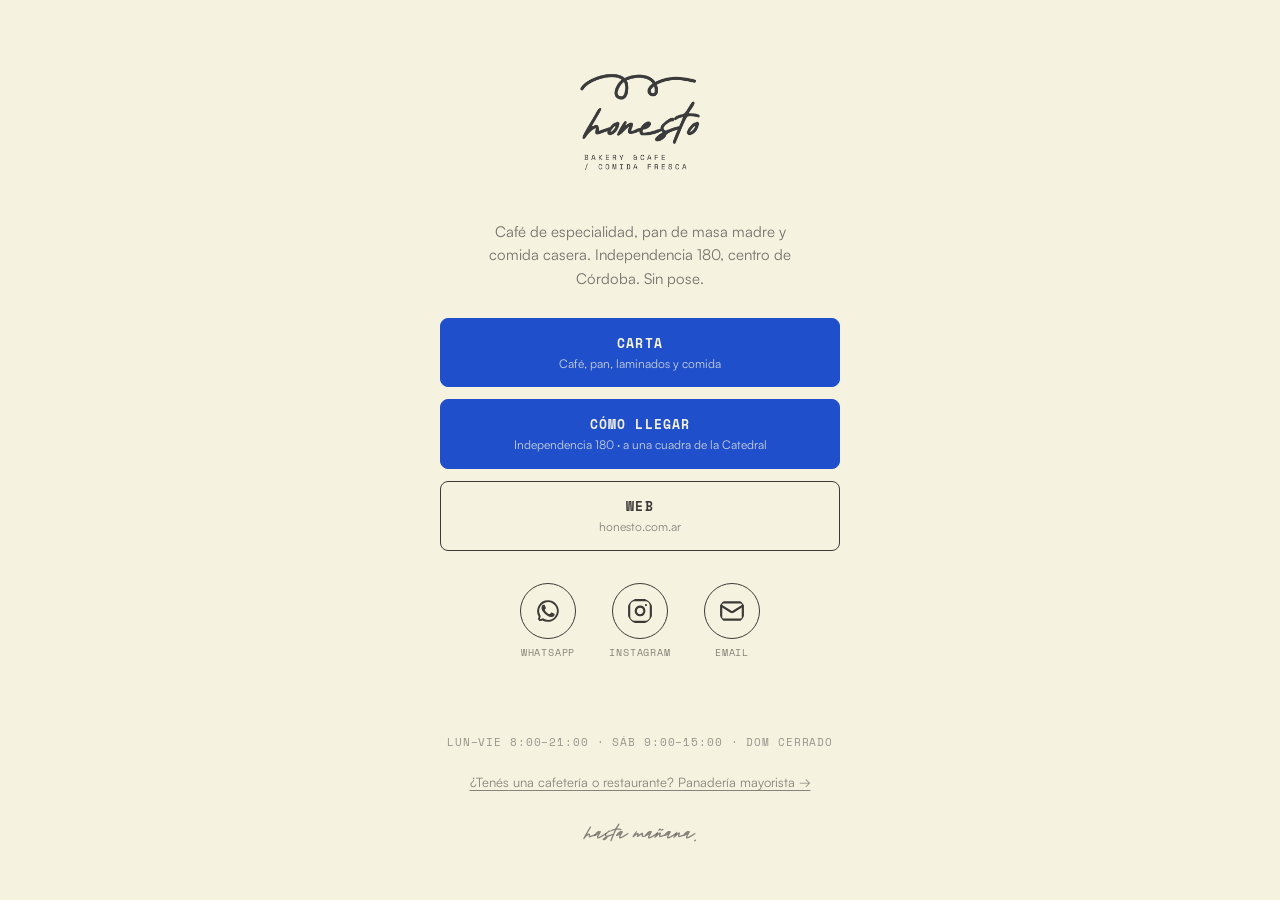
<file: links/index.html>
<!DOCTYPE html>
<html lang="es-AR">
<head>
  <meta charset="utf-8">
  <meta name="viewport" content="width=device-width, initial-scale=1, viewport-fit=cover">
  <title>honesto · links</title>
  <meta name="description" content="Enlaces de honesto: carta, cómo llegar, web, WhatsApp e Instagram. Café de especialidad y pan de masa madre en Independencia 180, centro de Córdoba.">
  <meta name="robots" content="noindex, follow">
  <meta name="theme-color" content="#F4F2E7">
  <link rel="canonical" href="https://honesto.com.ar/links/">
  <link rel="icon" type="image/png" sizes="32x32" href="/assets/icons/favicon-32.png">
  <link rel="icon" type="image/png" sizes="192x192" href="/assets/icons/icon-192.png">
  <link rel="apple-touch-icon" sizes="180x180" href="/assets/icons/apple-touch-icon.png">
  <meta property="og:type" content="website">
  <meta property="og:title" content="honesto · links">
  <meta property="og:description" content="Carta, cómo llegar, web, WhatsApp e Instagram de honesto. Independencia 180, centro de Córdoba.">
  <meta property="og:url" content="https://honesto.com.ar/links/">
  <meta property="og:image" content="https://honesto.com.ar/assets/images/og-honesto.jpg">
  <meta property="og:locale" content="es_AR">
  <meta property="og:site_name" content="honesto">
  <link rel="stylesheet" href="/css/main.css">
</head>
<body class="links-page">

<main class="links" id="main">
  <header class="links__head">
    <a class="links__logo" href="/" aria-label="honesto, ir al sitio">
      <img src="/assets/logo/logo-full-dark.png" alt="honesto — Bakery &amp; Café / Comida Fresca" width="220" height="220">
    </a>
    <p class="links__bio">Café de especialidad, pan de masa madre y comida casera. Independencia 180, centro de Córdoba. Sin pose.</p>
  </header>

  <nav class="links__list" aria-label="Enlaces principales">
    <a class="links__btn links__btn--primary" href="https://menu.fu.do/ledureausas/qr-menu" target="_blank" rel="noopener noreferrer">
      <span>Carta</span><small>Café, pan, laminados y comida</small>
    </a>
    <a class="links__btn links__btn--primary" href="https://maps.app.goo.gl/o1mb7m6Jnk81puLw9" target="_blank" rel="noopener noreferrer">
      <span>Cómo llegar</span><small>Independencia 180 · a una cuadra de la Catedral</small>
    </a>
    <a class="links__btn" href="/">
      <span>Web</span><small>honesto.com.ar</small>
    </a>
  </nav>

  <nav class="links__social" aria-label="Redes y contacto">
    <a class="links__icon" href="https://wa.me/543516016091" target="_blank" rel="noopener noreferrer" aria-label="WhatsApp +54 351 601-6091">
      <svg xmlns="http://www.w3.org/2000/svg" width="28" height="28" viewBox="0 0 24 24" fill="currentColor" aria-hidden="true"><path d="M17.5 14.4c-.3-.1-1.8-.9-2-1-.3-.1-.5-.1-.7.1-.2.3-.8 1-1 1.2-.2.2-.3.2-.6.1-.3-.1-1.3-.5-2.4-1.5-.9-.8-1.5-1.8-1.7-2.1-.2-.3 0-.5.1-.6l.5-.6c.1-.2.2-.3.3-.5.1-.2 0-.4 0-.5-.1-.1-.7-1.6-.9-2.2-.2-.6-.5-.5-.7-.5h-.6c-.2 0-.5.1-.8.4-.3.3-1 1-1 2.5s1.1 2.9 1.2 3.1c.1.2 2.1 3.2 5.1 4.5.7.3 1.3.5 1.7.6.7.2 1.4.2 1.9.1.6-.1 1.8-.7 2-1.4.2-.7.2-1.3.2-1.4-.1-.2-.3-.3-.6-.4zM12 2a10 10 0 0 0-8.6 15.1L2 22l5-1.3A10 10 0 1 0 12 2zm0 18.2c-1.5 0-3-.4-4.2-1.2l-.3-.2-3 .8.8-2.9-.2-.3A8.2 8.2 0 1 1 12 20.2z"/></svg>
      <span>WhatsApp</span>
    </a>
    <a class="links__icon" href="https://instagram.com/honesto.bakery" target="_blank" rel="noopener noreferrer" aria-label="Instagram @honesto.bakery">
      <svg xmlns="http://www.w3.org/2000/svg" width="28" height="28" viewBox="0 0 24 24" fill="none" stroke="currentColor" stroke-width="2" stroke-linecap="round" stroke-linejoin="round" aria-hidden="true"><rect width="20" height="20" x="2" y="2" rx="5" ry="5"/><path d="M16 11.37A4 4 0 1 1 12.63 8 4 4 0 0 1 16 11.37z"/><line x1="17.5" x2="17.51" y1="6.5" y2="6.5"/></svg>
      <span>Instagram</span>
    </a>
    <a class="links__icon" href="mailto:hola@honesto.com.ar" aria-label="Escribir a hola@honesto.com.ar">
      <svg xmlns="http://www.w3.org/2000/svg" width="28" height="28" viewBox="0 0 24 24" fill="none" stroke="currentColor" stroke-width="2" stroke-linecap="round" stroke-linejoin="round" aria-hidden="true"><path d="m22 7-8.991 5.727a2 2 0 0 1-2.009 0L2 7"/><rect x="2" y="4" width="20" height="16" rx="2"/></svg>
      <span>Email</span>
    </a>
  </nav>

  <footer class="links__foot">
    <p>Lun–Vie 8:00–21:00 · Sáb 9:00–15:00 · Dom cerrado</p>
    <a class="links__minor" href="/bakery.html">¿Tenés una cafetería o restaurante? Panadería mayorista →</a>
    <p class="links__sign">hasta mañana.</p>
  </footer>
</main>

</body>
</html>
</file>
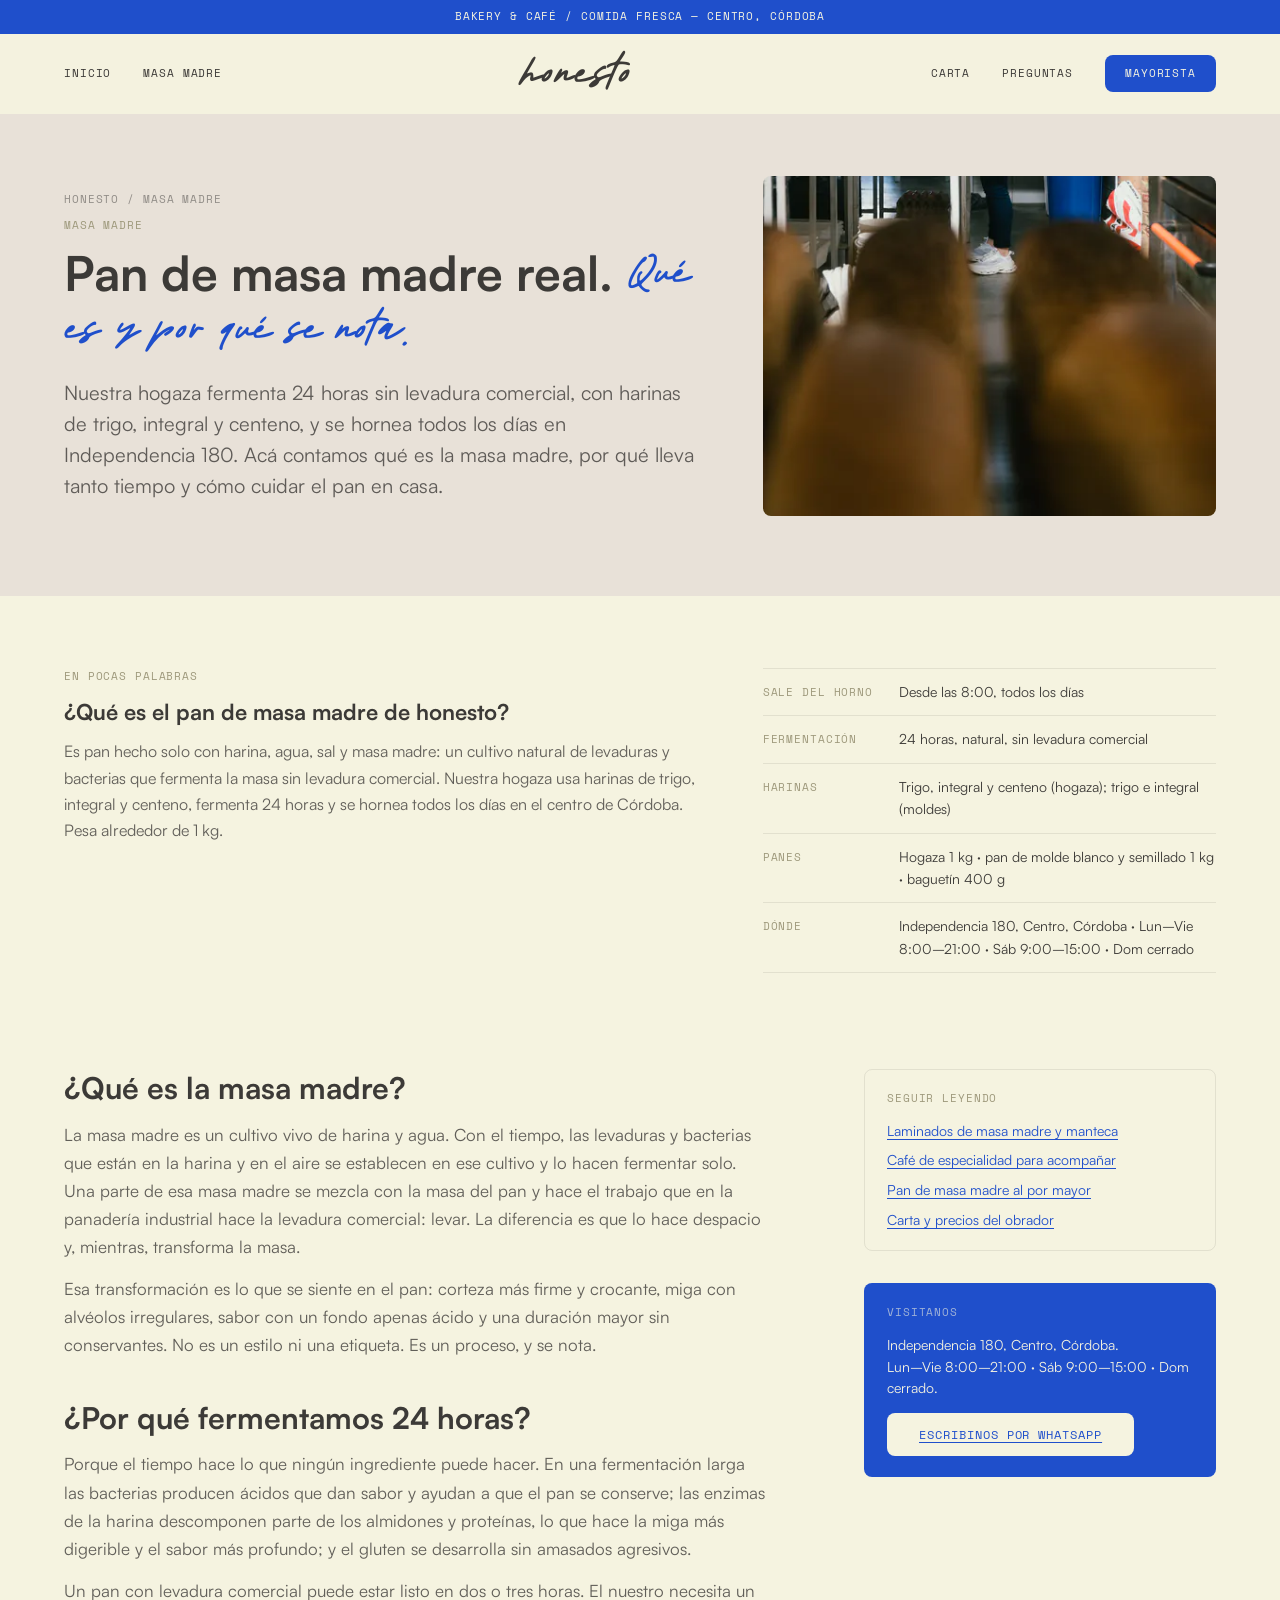
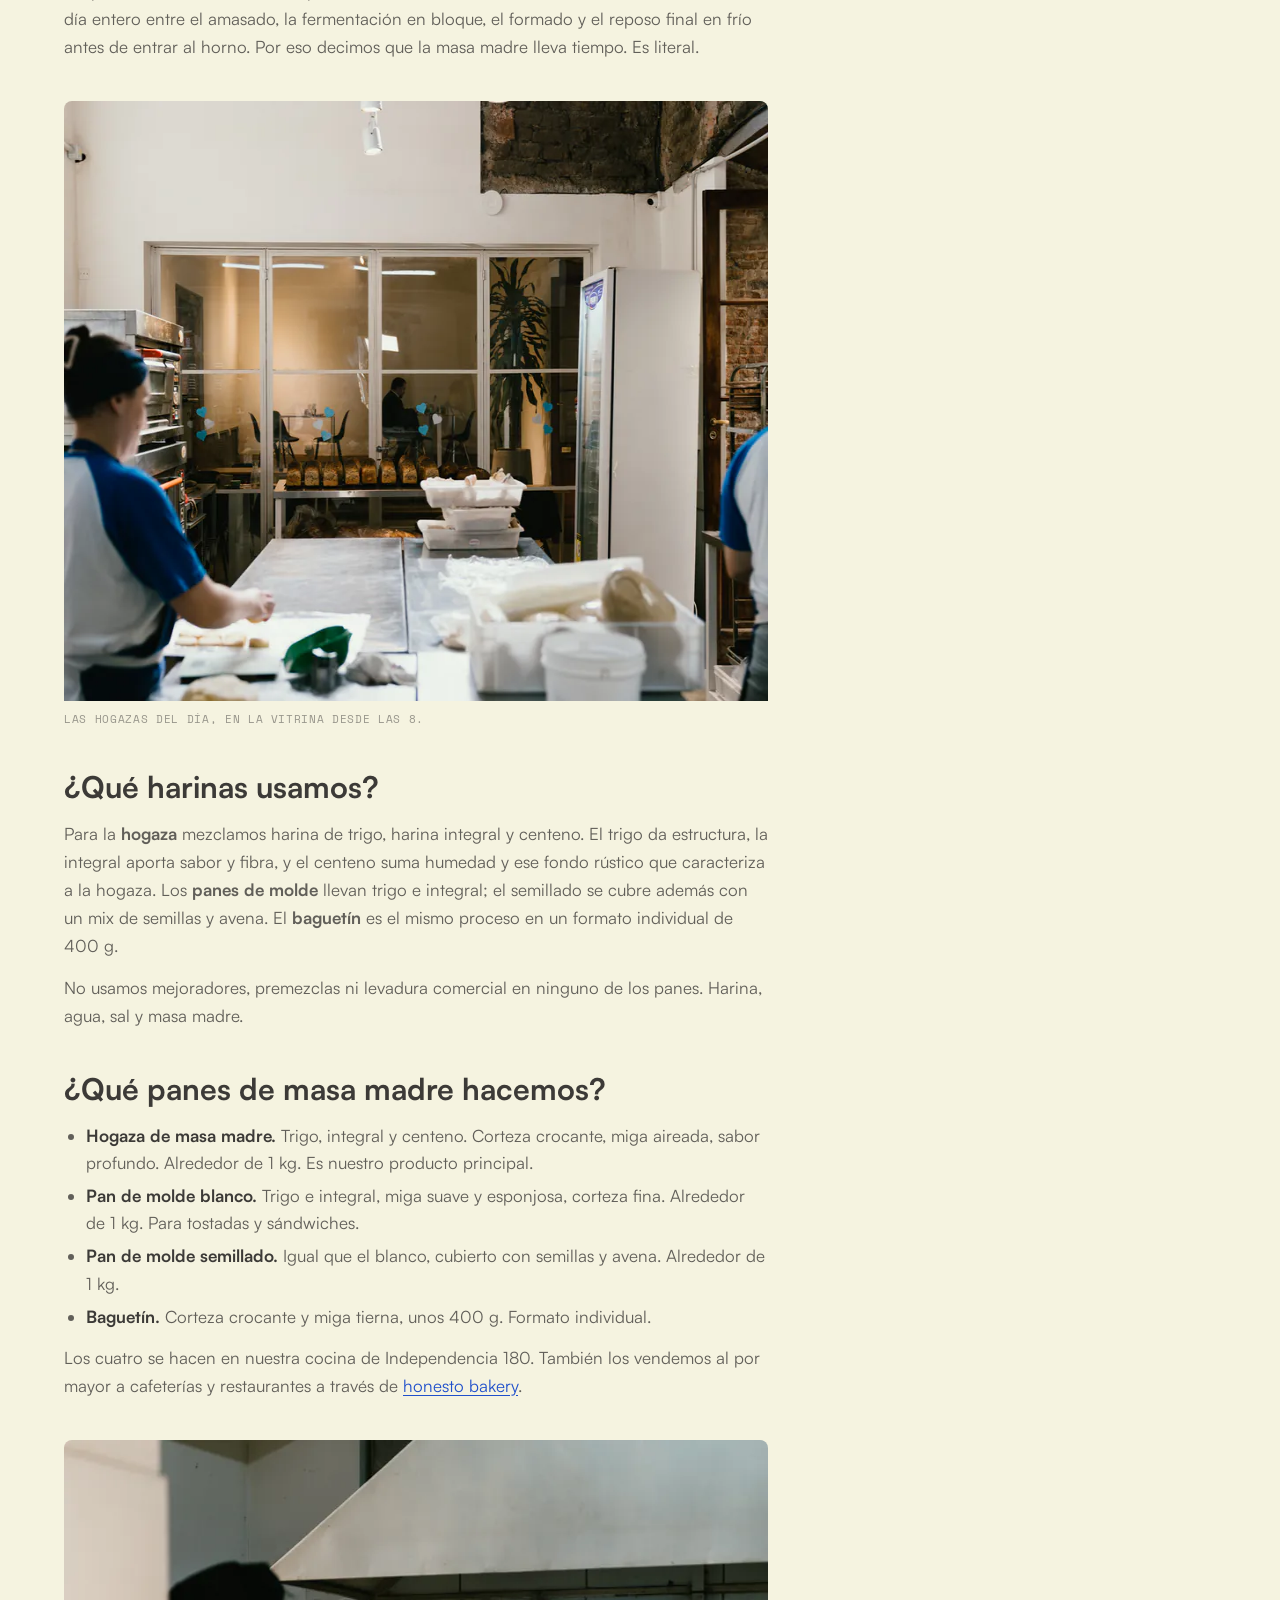
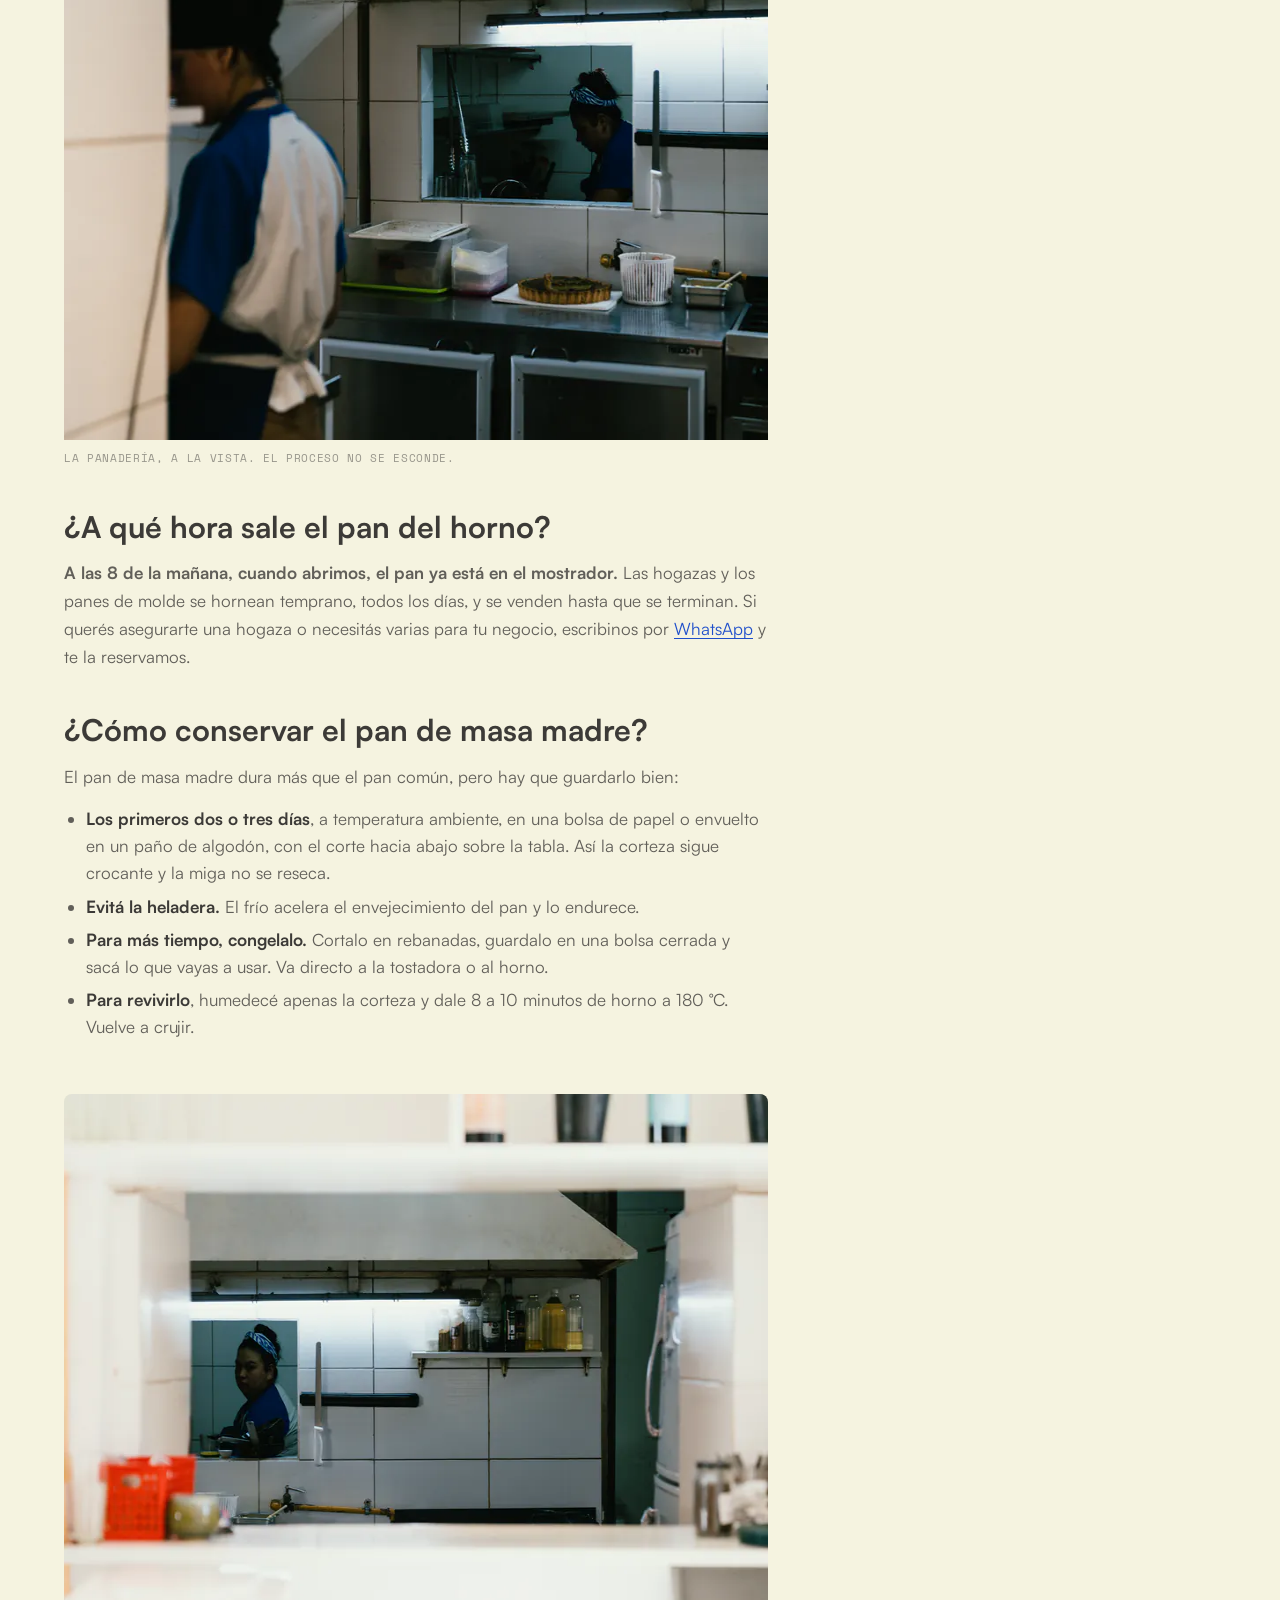
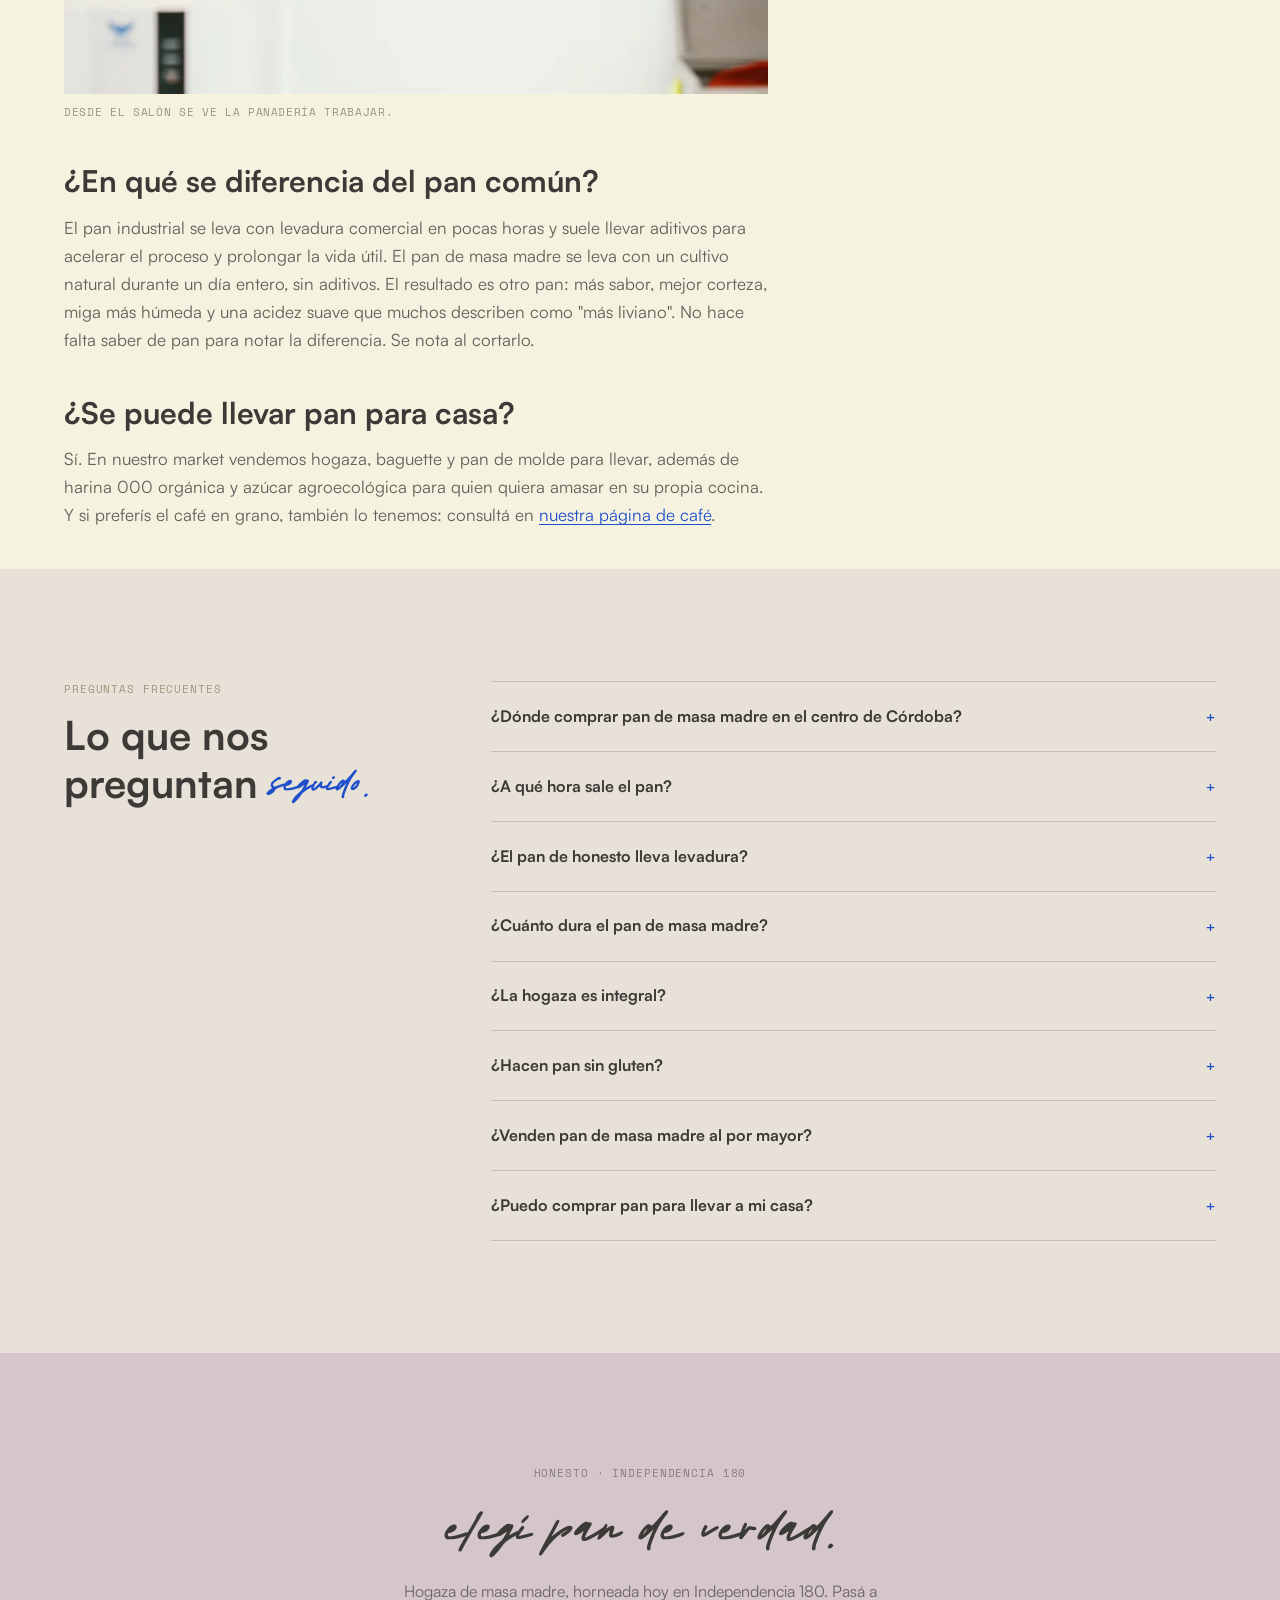
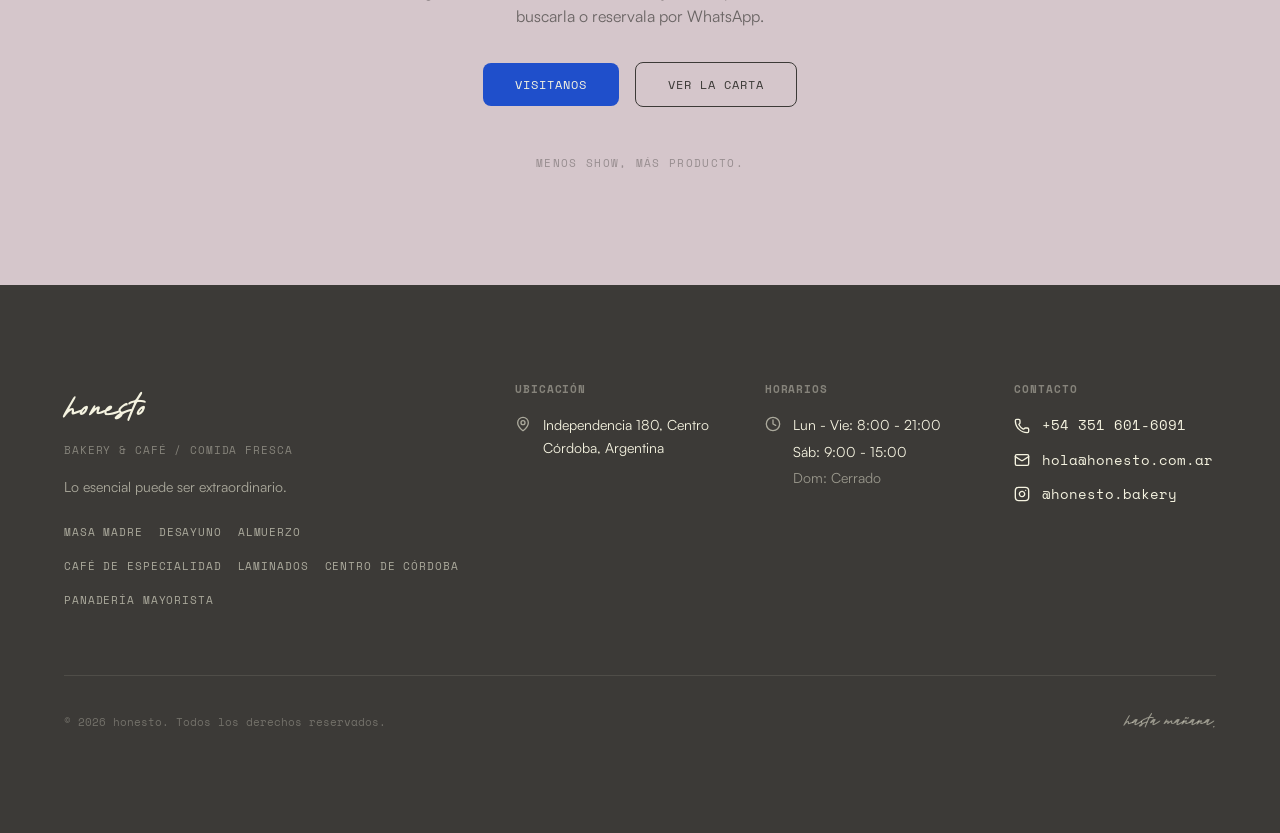
<file: masa-madre/index.html>
<!DOCTYPE html>
<html lang="es-AR">
<head>
  <meta charset="utf-8">
  <meta name="viewport" content="width=device-width, initial-scale=1">
  <title>Pan de masa madre en Córdoba: qué es, por qué 24 horas y cómo conservarlo | honesto</title>
  <meta name="description" content="Qué es la masa madre, por qué nuestra hogaza fermenta 24 horas, con qué harinas la hacemos y cómo conservarla. honesto, panadería de masa madre en el centro de Córdoba.">
  <meta name="robots" content="index, follow, max-image-preview:large, max-snippet:-1">
  <meta name="theme-color" content="#F4F2E7">
  <meta name="geo.region" content="AR-X">
  <meta name="geo.placename" content="Córdoba, Argentina">
  <link rel="canonical" href="https://honesto.com.ar/masa-madre/">

  <!-- Icons -->
  <link rel="icon" type="image/png" sizes="32x32" href="/assets/icons/favicon-32.png">
  <link rel="icon" type="image/png" sizes="192x192" href="/assets/icons/icon-192.png">
  <link rel="apple-touch-icon" sizes="180x180" href="/assets/icons/apple-touch-icon.png">

  <!-- Open Graph -->
  <meta property="og:type" content="article">
  <meta property="og:title" content="Pan de masa madre en Córdoba: qué es, por qué 24 horas y cómo conservarlo">
  <meta property="og:description" content="Qué es la masa madre, por qué nuestra hogaza fermenta 24 horas, con qué harinas la hacemos y cómo conservarla. honesto, panadería de masa madre en el centro de Córdoba.">
  <meta property="og:url" content="https://honesto.com.ar/masa-madre/">
  <meta property="og:image" content="https://honesto.com.ar/assets/images/hogazas-masa-1600.webp">
  <meta property="og:image:width" content="1600">
  <meta property="og:image:height" content="1200">
  <meta property="og:image:alt" content="Hogazas de masa madre recién horneadas enfriándose en el carro de la panadería de honesto">
  <meta property="og:locale" content="es_AR">
  <meta property="og:site_name" content="honesto">

  <!-- Twitter Card -->
  <meta name="twitter:card" content="summary_large_image">
  <meta name="twitter:title" content="Pan de masa madre en Córdoba: qué es, por qué 24 horas y cómo conservarlo">
  <meta name="twitter:description" content="Qué es la masa madre, por qué nuestra hogaza fermenta 24 horas, con qué harinas la hacemos y cómo conservarla. honesto, panadería de masa madre en el centro de Córdoba.">
  <meta name="twitter:image" content="https://honesto.com.ar/assets/images/hogazas-masa-1600.webp">

  <!-- Schema.org: WebPage + Article + FAQPage -->
  <script type="application/ld+json">
  {
    "@context": "https://schema.org",
    "@graph": [
      {
        "@type": "WebPage",
        "@id": "https://honesto.com.ar/masa-madre/#pagina",
        "url": "https://honesto.com.ar/masa-madre/",
        "name": "Pan de masa madre en Córdoba: qué es, por qué 24 horas y cómo conservarlo",
        "description": "Qué es la masa madre, por qué nuestra hogaza fermenta 24 horas, con qué harinas la hacemos y cómo conservarla. honesto, panadería de masa madre en el centro de Córdoba.",
        "inLanguage": "es-AR",
        "isPartOf": {
          "@id": "https://honesto.com.ar/#sitio"
        },
        "about": {
          "@id": "https://honesto.com.ar/#negocio"
        },
        "primaryImageOfPage": "https://honesto.com.ar/assets/images/hogazas-masa-1600.webp",
        "dateModified": "2026-09-19",
        "keywords": "pan de masa madre Córdoba, hogaza de masa madre, qué es la masa madre, fermentación 24 horas, pan sin levadura comercial, panadería masa madre centro Córdoba, cómo conservar pan de masa madre, pan de centeno Córdoba",
        "speakable": {
          "@type": "SpeakableSpecification",
          "cssSelector": [
            ".resumen__text",
            ".faq__list"
          ]
        },
        "breadcrumb": {
          "@type": "BreadcrumbList",
          "itemListElement": [
            {
              "@type": "ListItem",
              "position": 1,
              "name": "honesto",
              "item": "https://honesto.com.ar/"
            },
            {
              "@type": "ListItem",
              "position": 2,
              "name": "Masa madre",
              "item": "https://honesto.com.ar/masa-madre/"
            }
          ]
        }
      },
      {
        "@type": "Article",
        "@id": "https://honesto.com.ar/masa-madre/#articulo",
        "headline": "Pan de masa madre en Córdoba: qué es, por qué 24 horas y cómo conservarlo",
        "description": "Qué es la masa madre, por qué nuestra hogaza fermenta 24 horas, con qué harinas la hacemos y cómo conservarla. honesto, panadería de masa madre en el centro de Córdoba.",
        "image": [
          "https://honesto.com.ar/assets/images/hogazas-masa-1600.webp",
          "https://honesto.com.ar/assets/images/vitrina-1600.webp",
          "https://honesto.com.ar/assets/images/cocina-1600.webp",
          "https://honesto.com.ar/assets/images/ventana-1600.webp"
        ],
        "author": {
          "@id": "https://honesto.com.ar/#negocio"
        },
        "publisher": {
          "@id": "https://honesto.com.ar/#negocio"
        },
        "about": {
          "@id": "https://honesto.com.ar/#negocio"
        },
        "mainEntityOfPage": {
          "@id": "https://honesto.com.ar/masa-madre/#pagina"
        },
        "datePublished": "2026-09-19",
        "dateModified": "2026-09-19",
        "inLanguage": "es-AR",
        "articleSection": "Masa madre",
        "articleBody": "Es pan hecho solo con harina, agua, sal y masa madre: un cultivo natural de levaduras y bacterias que fermenta la masa sin levadura comercial. Nuestra hogaza usa harinas de trigo, integral y centeno, fermenta 24 horas y se hornea todos los días en el centro de Córdoba. Pesa alrededor de 1 kg. La masa madre es un cultivo vivo de harina y agua. Con el tiempo, las levaduras y bacterias que están en la harina y en el aire se establecen en ese cultivo y lo hacen fermentar solo. Una parte de esa masa madre se mezcla con la masa del pan y hace el trabajo que en la panadería industrial hace la levadura comercial: levar. La diferencia es que lo hace despacio y, mientras, transforma la masa.\nEsa transformación es lo que se siente en el pan: corteza más firme y crocante, miga con alvéolos irregulares, sabor con un fondo apenas ácido y una duración mayor sin conservantes. No es un estilo ni una etiqueta. Es un proceso, y se nota. Porque el tiempo hace lo que ningún ingrediente puede hacer. En una fermentación larga las bacterias producen ácidos que dan sabor y ayudan a que el pan se conserve; las enzimas de la harina descomponen parte de los almidones y proteínas, lo que hace la miga más digerible y el sabor más profundo; y el gluten se desarrolla sin amasados agresivos.\nUn pan con levadura comercial puede estar listo en dos o tres horas. El nuestro necesita un día entero entre el amasado, la fermentación en bloque, el formado y el reposo final en frío antes de entrar al horno. Por eso decimos que la masa madre lleva tiempo. Es literal. Para la hogaza mezclamos harina de trigo, harina integral y centeno. El trigo da estructura, la integral aporta sabor y fibra, y el centeno suma humedad y ese fondo rústico que caracteriza a la hogaza. Los panes de molde llevan trigo e integral; el semillado se cubre además con un mix de semillas y avena. El baguetín es el mismo proceso en un formato individual de 400 g.\nNo usamos mejoradores, premezclas ni levadura comercial en ninguno de los panes. Harina, agua, sal y masa madre. \nHogaza de masa madre. Trigo, integral y centeno. Corteza crocante, miga aireada, sabor profundo. Alrededor de 1 kg. Es nuestro producto principal.\nPan de molde blanco. Trigo e integral, miga suave y esponjosa, corteza fina. Alrededor de 1 kg. Para tostadas y sándwiches.\nPan de molde semillado. Igual que el blanco, cubierto con semillas y avena. Alrededor de 1 kg.\nBaguetín. Corteza crocante y miga tierna, unos 400 g. Formato individual.\n\nLos cuatro se hacen en nuestra cocina de Independencia 180. También los vendemos al por mayor a cafeterías y restaurantes a través de honesto bakery. A las 8 de la mañana, cuando abrimos, el pan ya está en el mostrador. Las hogazas y los panes de molde se hornean temprano, todos los días, y se venden hasta que se terminan. Si querés asegurarte una hogaza o necesitás varias para tu negocio, escribinos por WhatsApp y te la reservamos. El pan de masa madre dura más que el pan común, pero hay que guardarlo bien:\n\nLos primeros dos o tres días, a temperatura ambiente, en una bolsa de papel o envuelto en un paño de algodón, con el corte hacia abajo sobre la tabla. Así la corteza sigue crocante y la miga no se reseca.\nEvitá la heladera. El frío acelera el envejecimiento del pan y lo endurece.\nPara más tiempo, congelalo. Cortalo en rebanadas, guardalo en una bolsa cerrada y sacá lo que vayas a usar. Va directo a la tostadora o al horno.\nPara revivirlo, humedecé apenas la corteza y dale 8 a 10 minutos de horno a 180 °C. Vuelve a crujir.\n El pan industrial se leva con levadura comercial en pocas horas y suele llevar aditivos para acelerar el proceso y prolongar la vida útil. El pan de masa madre se leva con un cultivo natural durante un día entero, sin aditivos. El resultado es otro pan: más sabor, mejor corteza, miga más húmeda y una acidez suave que muchos describen como \"más liviano\". No hace falta saber de pan para notar la diferencia. Se nota al cortarlo. Sí. En nuestro market vendemos hogaza, baguette y pan de molde para llevar, además de harina 000 orgánica y azúcar agroecológica para quien quiera amasar en su propia cocina. Y si preferís el café en grano, también lo tenemos: consultá en nuestra página de café."
      },
      {
        "@type": "FAQPage",
        "@id": "https://honesto.com.ar/masa-madre/#preguntas",
        "isPartOf": {
          "@id": "https://honesto.com.ar/masa-madre/#pagina"
        },
        "mainEntity": [
          {
            "@type": "Question",
            "name": "¿Dónde comprar pan de masa madre en el centro de Córdoba?",
            "acceptedAnswer": {
              "@type": "Answer",
              "text": "En honesto, Independencia 180, a 200 metros de la Plaza San Martín. Horneamos hogazas, panes de molde y baguetines de masa madre todos los días. Abrimos de lunes a viernes de 8:00 a 21:00 y los sábados de 9:00 a 15:00."
            }
          },
          {
            "@type": "Question",
            "name": "¿A qué hora sale el pan?",
            "acceptedAnswer": {
              "@type": "Answer",
              "text": "A las 8 de la mañana, en la apertura, el pan del día ya está en el mostrador. Se vende hasta que se termina; se puede reservar por WhatsApp."
            }
          },
          {
            "@type": "Question",
            "name": "¿El pan de honesto lleva levadura?",
            "acceptedAnswer": {
              "@type": "Answer",
              "text": "No lleva levadura comercial. Se leva únicamente con masa madre, un cultivo natural de harina y agua, durante 24 horas."
            }
          },
          {
            "@type": "Question",
            "name": "¿Cuánto dura el pan de masa madre?",
            "acceptedAnswer": {
              "@type": "Answer",
              "text": "Bien guardado, dos o tres días a temperatura ambiente con la corteza crocante, y más tiempo congelado en rebanadas. No lo guardes en la heladera."
            }
          },
          {
            "@type": "Question",
            "name": "¿La hogaza es integral?",
            "acceptedAnswer": {
              "@type": "Answer",
              "text": "Es una mezcla: harina de trigo, harina integral y centeno. No es 100% integral, pero tiene el sabor y la fibra de la integral y del centeno."
            }
          },
          {
            "@type": "Question",
            "name": "¿Hacen pan sin gluten?",
            "acceptedAnswer": {
              "@type": "Answer",
              "text": "No. Todos nuestros panes son de trigo, integral y centeno, y se elaboran en el mismo obrador. La única pieza con receta sin gluten es una cookie de avena y naranja, con posible contaminación cruzada."
            }
          },
          {
            "@type": "Question",
            "name": "¿Venden pan de masa madre al por mayor?",
            "acceptedAnswer": {
              "@type": "Answer",
              "text": "Sí. honesto bakery abastece a cafeterías, restaurantes y tiendas de Córdoba con hogazas, panes de molde y baguetines, además de laminados y congelados. Los pedidos se coordinan por WhatsApp al +54 351 601-6091."
            }
          },
          {
            "@type": "Question",
            "name": "¿Puedo comprar pan para llevar a mi casa?",
            "acceptedAnswer": {
              "@type": "Answer",
              "text": "Sí. Nuestro market vende hogaza, baguette y pan de molde para llevar, y también harina orgánica y azúcar agroecológica para quien quiera hacer pan en casa."
            }
          }
        ]
      }
    ]
  }
  </script>

  <link rel="preload" as="image" href="/assets/images/hogazas-masa-1200.webp" imagesrcset="/assets/images/hogazas-masa-480.webp 480w, /assets/images/hogazas-masa-800.webp 800w, /assets/images/hogazas-masa-1200.webp 1200w, /assets/images/hogazas-masa-1600.webp 1600w" imagesizes="(min-width: 1024px) 480px, calc(100vw - 48px)" type="image/webp">
  <link rel="stylesheet" href="/css/main.css">
</head>
<body>

<a class="skip-link" href="#main">Ir al contenido</a>

<!-- HEADER -->
<header class="lp-header">
  <div class="topbar">
    <p>Bakery &amp; Café / Comida Fresca — Centro, Córdoba</p>
  </div>
  <nav class="mainnav" aria-label="Navegación principal">
    <div class="mainnav__links">
      <a href="/">Inicio</a>
      <a href="/masa-madre/" aria-current="page">Masa madre</a>
    </div>
    <a class="mainnav__brand" href="/">honesto</a>
    <div class="mainnav__links">
      <a href="/#carta">Carta</a>
      <a href="/#preguntas">Preguntas</a>
      <a class="mainnav__cta" href="/bakery.html">Mayorista</a>
    </div>
    <button class="mainnav__toggle" aria-label="Abrir menú" aria-expanded="false" aria-controls="mobile-menu">
      <svg xmlns="http://www.w3.org/2000/svg" width="24" height="24" viewBox="0 0 24 24" fill="none" stroke="currentColor" stroke-width="2" stroke-linecap="round" stroke-linejoin="round" aria-hidden="true">
        <path d="M4 5h16"/><path d="M4 12h16"/><path d="M4 19h16"/>
      </svg>
    </button>
  </nav>
  <nav class="mobile-menu" id="mobile-menu" aria-label="Menú móvil">
    <a href="/">Inicio</a>
    <a href="/masa-madre/" aria-current="page">Masa madre</a>
    <a href="/#nosotros">Nosotros</a>
    <a href="/#carta">Carta</a>
    <a href="/#preguntas">Preguntas</a>
    <a href="/bakery.html">Panadería mayorista</a>
    <p class="mobile-menu__group">Más</p>
    <a href="/desayuno/">Desayuno</a>
    <a href="/almuerzo/">Almuerzo</a>
    <a href="/cafe-especialidad/">Café de especialidad</a>
    <a href="/laminados/">Laminados</a>
    <a href="/centro-cordoba/">Centro de Córdoba</a>
  </nav>
</header>
<!-- MAIN -->
<main id="main">

  <!-- HERO -->
  <section class="page-hero ">
    <div class="page-hero__inner">
      <div>
        <nav class="breadcrumbs" aria-label="Migas de pan"><a href="/">honesto</a><span>/</span>Masa madre</nav>
        <p class="section-eyebrow">Masa madre</p>
        <h1>Pan de masa madre real. <em>Qué es y por qué se nota.</em></h1>
        <p class="page-hero__lead">Nuestra hogaza fermenta 24 horas sin levadura comercial, con harinas de trigo, integral y centeno, y se hornea todos los días en Independencia 180. Acá contamos qué es la masa madre, por qué lleva tanto tiempo y cómo cuidar el pan en casa.</p>
      </div>
      <figure class="page-hero__figure">
        <img src="/assets/images/hogazas-masa-1200.webp" srcset="/assets/images/hogazas-masa-480.webp 480w, /assets/images/hogazas-masa-800.webp 800w, /assets/images/hogazas-masa-1200.webp 1200w, /assets/images/hogazas-masa-1600.webp 1600w" sizes="(min-width: 1024px) 480px, calc(100vw - 48px)" alt="Hogazas de masa madre recién horneadas enfriándose en el carro de la panadería de honesto" width="1200" height="900" fetchpriority="high">
      </figure>
    </div>
  </section>

  <!-- EN POCAS PALABRAS -->
  <section class="resumen resumen--b2b" id="resumen" aria-labelledby="resumen-title">
    <div class="resumen__inner">
      <div>
        <p class="section-eyebrow">En pocas palabras</p>
        <h2 class="resumen__title" id="resumen-title">¿Qué es el pan de masa madre de honesto?</h2>
        <p class="resumen__text">Es pan hecho solo con harina, agua, sal y masa madre: un cultivo natural de levaduras y bacterias que fermenta la masa sin levadura comercial. Nuestra hogaza usa harinas de trigo, integral y centeno, fermenta 24 horas y se hornea todos los días en el centro de Córdoba. Pesa alrededor de 1 kg.</p>
      </div>
      <dl class="resumen__facts">
        <div><dt>Sale del horno</dt><dd>Desde las 8:00, todos los días</dd></div>
        <div><dt>Fermentación</dt><dd>24 horas, natural, sin levadura comercial</dd></div>
        <div><dt>Harinas</dt><dd>Trigo, integral y centeno (hogaza); trigo e integral (moldes)</dd></div>
        <div><dt>Panes</dt><dd>Hogaza 1 kg · pan de molde blanco y semillado 1 kg · baguetín 400 g</dd></div>
        <div><dt>Dónde</dt><dd>Independencia 180, Centro, Córdoba · Lun–Vie 8:00–21:00 · Sáb 9:00–15:00 · Dom cerrado</dd></div>
      </dl>
    </div>
  </section>

  <!-- ARTÍCULO -->
  <article class="article">
    <div class="article__inner">
      <div class="article__body">
      <section>
        <h2>¿Qué es la masa madre?</h2>
<p>La masa madre es un cultivo vivo de harina y agua. Con el tiempo, las levaduras y bacterias que están en la harina y en el aire se establecen en ese cultivo y lo hacen fermentar solo. Una parte de esa masa madre se mezcla con la masa del pan y hace el trabajo que en la panadería industrial hace la levadura comercial: levar. La diferencia es que lo hace despacio y, mientras, transforma la masa.</p>
<p>Esa transformación es lo que se siente en el pan: corteza más firme y crocante, miga con alvéolos irregulares, sabor con un fondo apenas ácido y una duración mayor sin conservantes. No es un estilo ni una etiqueta. Es un proceso, y se nota.</p>
      </section>
      <section>
        <h2>¿Por qué fermentamos 24 horas?</h2>
<p>Porque el tiempo hace lo que ningún ingrediente puede hacer. En una fermentación larga las bacterias producen ácidos que dan sabor y ayudan a que el pan se conserve; las enzimas de la harina descomponen parte de los almidones y proteínas, lo que hace la miga más digerible y el sabor más profundo; y el gluten se desarrolla sin amasados agresivos.</p>
<p>Un pan con levadura comercial puede estar listo en dos o tres horas. El nuestro necesita un día entero entre el amasado, la fermentación en bloque, el formado y el reposo final en frío antes de entrar al horno. Por eso decimos que la masa madre lleva tiempo. Es literal.</p>
      </section>
      <figure class="article__figure">
        <img src="/assets/images/vitrina-800.webp" srcset="/assets/images/vitrina-480.webp 480w, /assets/images/vitrina-800.webp 800w, /assets/images/vitrina-1200.webp 1200w, /assets/images/vitrina-1600.webp 1600w" sizes="(min-width: 1024px) 736px, calc(100vw - 48px)" alt="Panadera de honesto trabajando, con la vitrina de hogazas y panes al fondo" width="800" height="600" loading="lazy" decoding="async">
        <figcaption>Las hogazas del día, en la vitrina desde las 8.</figcaption>
      </figure>
      </section>
      <section>
        <h2>¿Qué harinas usamos?</h2>
<p>Para la <strong>hogaza</strong> mezclamos harina de trigo, harina integral y centeno. El trigo da estructura, la integral aporta sabor y fibra, y el centeno suma humedad y ese fondo rústico que caracteriza a la hogaza. Los <strong>panes de molde</strong> llevan trigo e integral; el semillado se cubre además con un mix de semillas y avena. El <strong>baguetín</strong> es el mismo proceso en un formato individual de 400 g.</p>
<p>No usamos mejoradores, premezclas ni levadura comercial en ninguno de los panes. Harina, agua, sal y masa madre.</p>
      </section>
      <section>
        <h2>¿Qué panes de masa madre hacemos?</h2>
<ul>
<li><strong>Hogaza de masa madre.</strong> Trigo, integral y centeno. Corteza crocante, miga aireada, sabor profundo. Alrededor de 1 kg. Es nuestro producto principal.</li>
<li><strong>Pan de molde blanco.</strong> Trigo e integral, miga suave y esponjosa, corteza fina. Alrededor de 1 kg. Para tostadas y sándwiches.</li>
<li><strong>Pan de molde semillado.</strong> Igual que el blanco, cubierto con semillas y avena. Alrededor de 1 kg.</li>
<li><strong>Baguetín.</strong> Corteza crocante y miga tierna, unos 400 g. Formato individual.</li>
</ul>
<p>Los cuatro se hacen en nuestra cocina de Independencia 180. También los vendemos al por mayor a cafeterías y restaurantes a través de <a href="/bakery.html">honesto bakery</a>.</p>
      </section>
      <figure class="article__figure">
        <img src="/assets/images/cocina-800.webp" srcset="/assets/images/cocina-480.webp 480w, /assets/images/cocina-800.webp 800w, /assets/images/cocina-1200.webp 1200w, /assets/images/cocina-1600.webp 1600w" sizes="(min-width: 1024px) 736px, calc(100vw - 48px)" alt="Panadería de honesto en Independencia 180: el equipo trabajando entre mesadas y hornos" width="800" height="600" loading="lazy" decoding="async">
        <figcaption>La panadería, a la vista. El proceso no se esconde.</figcaption>
      </figure>
      </section>
      <section>
        <h2>¿A qué hora sale el pan del horno?</h2>
<p><strong>A las 8 de la mañana, cuando abrimos, el pan ya está en el mostrador.</strong> Las hogazas y los panes de molde se hornean temprano, todos los días, y se venden hasta que se terminan. Si querés asegurarte una hogaza o necesitás varias para tu negocio, escribinos por <a href="https://wa.me/543516016091?text=Hola%2C%20quiero%20reservar%20pan%20de%20masa%20madre." target="_blank" rel="noopener noreferrer">WhatsApp</a> y te la reservamos.</p>
      </section>
      <section>
        <h2>¿Cómo conservar el pan de masa madre?</h2>
<p>El pan de masa madre dura más que el pan común, pero hay que guardarlo bien:</p>
<ul>
<li><strong>Los primeros dos o tres días</strong>, a temperatura ambiente, en una bolsa de papel o envuelto en un paño de algodón, con el corte hacia abajo sobre la tabla. Así la corteza sigue crocante y la miga no se reseca.</li>
<li><strong>Evitá la heladera.</strong> El frío acelera el envejecimiento del pan y lo endurece.</li>
<li><strong>Para más tiempo, congelalo.</strong> Cortalo en rebanadas, guardalo en una bolsa cerrada y sacá lo que vayas a usar. Va directo a la tostadora o al horno.</li>
<li><strong>Para revivirlo</strong>, humedecé apenas la corteza y dale 8 a 10 minutos de horno a 180 °C. Vuelve a crujir.</li>
</ul>
      </section>
      <figure class="article__figure">
        <img src="/assets/images/ventana-800.webp" srcset="/assets/images/ventana-480.webp 480w, /assets/images/ventana-800.webp 800w, /assets/images/ventana-1200.webp 1200w, /assets/images/ventana-1600.webp 1600w" sizes="(min-width: 1024px) 736px, calc(100vw - 48px)" alt="La panadería de honesto vista desde la ventana que da al salón" width="800" height="600" loading="lazy" decoding="async">
        <figcaption>Desde el salón se ve la panadería trabajar.</figcaption>
      </figure>
      </section>
      <section>
        <h2>¿En qué se diferencia del pan común?</h2>
<p>El pan industrial se leva con levadura comercial en pocas horas y suele llevar aditivos para acelerar el proceso y prolongar la vida útil. El pan de masa madre se leva con un cultivo natural durante un día entero, sin aditivos. El resultado es otro pan: más sabor, mejor corteza, miga más húmeda y una acidez suave que muchos describen como "más liviano". No hace falta saber de pan para notar la diferencia. Se nota al cortarlo.</p>
      </section>
      <section>
        <h2>¿Se puede llevar pan para casa?</h2>
<p>Sí. En nuestro market vendemos hogaza, baguette y pan de molde para llevar, además de harina 000 orgánica y azúcar agroecológica para quien quiera amasar en su propia cocina. Y si preferís el café en grano, también lo tenemos: consultá en <a href="/cafe-especialidad/">nuestra página de café</a>.</p>
      </section>
      </div>
      <aside class="article__aside">
        <div class="aside-card">
          <h3>Seguir leyendo</h3>
          <ul>
          <li><a href="/laminados/">Laminados de masa madre y manteca</a></li>
          <li><a href="/cafe-especialidad/">Café de especialidad para acompañar</a></li>
          <li><a href="/bakery.html">Pan de masa madre al por mayor</a></li>
          <li><a href="https://menu.fu.do/independencia180/qr-menu" target="_blank" rel="noopener noreferrer">Carta y precios del obrador</a></li>
          </ul>
        </div>
        <div class="aside-card aside-card--blue">
          <h3>Visitanos</h3>
          <p>Independencia 180, Centro, Córdoba.<br>Lun–Vie 8:00–21:00 · Sáb 9:00–15:00 · Dom cerrado.</p>
          <a class="btn-cream" href="https://wa.me/543516016091" target="_blank" rel="noopener noreferrer">Escribinos por WhatsApp</a>
        </div>
      </aside>
    </div>
  </article>

  <!-- PREGUNTAS FRECUENTES -->
  <section class="faq faq--rose" id="preguntas" aria-labelledby="faq-title">
    <div class="faq__inner">
      <div class="faq__head">
        <p class="section-eyebrow">Preguntas frecuentes</p>
        <h2 class="faq__title" id="faq-title">Lo que nos preguntan <em>seguido.</em></h2>
      </div>
      <div class="faq__list">
        <details class="faq__item">
          <summary>¿Dónde comprar pan de masa madre en el centro de Córdoba?</summary>
          <p>En honesto, Independencia 180, a 200 metros de la Plaza San Martín. Horneamos hogazas, panes de molde y baguetines de masa madre todos los días. Abrimos de lunes a viernes de 8:00 a 21:00 y los sábados de 9:00 a 15:00.</p>
        </details>
        <details class="faq__item">
          <summary>¿A qué hora sale el pan?</summary>
          <p>A las 8 de la mañana, en la apertura, el pan del día ya está en el mostrador. Se vende hasta que se termina; se puede reservar por WhatsApp.</p>
        </details>
        <details class="faq__item">
          <summary>¿El pan de honesto lleva levadura?</summary>
          <p>No lleva levadura comercial. Se leva únicamente con masa madre, un cultivo natural de harina y agua, durante 24 horas.</p>
        </details>
        <details class="faq__item">
          <summary>¿Cuánto dura el pan de masa madre?</summary>
          <p>Bien guardado, dos o tres días a temperatura ambiente con la corteza crocante, y más tiempo congelado en rebanadas. No lo guardes en la heladera.</p>
        </details>
        <details class="faq__item">
          <summary>¿La hogaza es integral?</summary>
          <p>Es una mezcla: harina de trigo, harina integral y centeno. No es 100% integral, pero tiene el sabor y la fibra de la integral y del centeno.</p>
        </details>
        <details class="faq__item">
          <summary>¿Hacen pan sin gluten?</summary>
          <p>No. Todos nuestros panes son de trigo, integral y centeno, y se elaboran en el mismo obrador. La única pieza con receta sin gluten es una cookie de avena y naranja, con posible contaminación cruzada.</p>
        </details>
        <details class="faq__item">
          <summary>¿Venden pan de masa madre al por mayor?</summary>
          <p>Sí. honesto bakery abastece a cafeterías, restaurantes y tiendas de Córdoba con hogazas, panes de molde y baguetines, además de laminados y congelados. Los pedidos se coordinan por WhatsApp al +54 351 601-6091.</p>
        </details>
        <details class="faq__item">
          <summary>¿Puedo comprar pan para llevar a mi casa?</summary>
          <p>Sí. Nuestro market vende hogaza, baguette y pan de molde para llevar, y también harina orgánica y azúcar agroecológica para quien quiera hacer pan en casa.</p>
        </details>
      </div>
    </div>
  </section>

  <!-- CTA -->
  <section class="cta-section">
    <div class="cta-section__inner">
      <p class="cta-section__eyebrow">honesto · Independencia 180</p>
      <h2>elegí pan de verdad.</h2>
      <p class="cta-section__body">Hogaza de masa madre, horneada hoy en Independencia 180. Pasá a buscarla o reservala por WhatsApp.</p>
      <div class="cta-section__actions">
        <a class="btn-primary" href="/#contacto">Visitanos</a>
        <a class="btn-outline-dark" href="/#carta">Ver la carta</a>
      </div>
      <p class="cta-section__tagline">Menos show, más producto.</p>
    </div>
  </section>

</main>

<!-- FOOTER -->
<footer class="footer-v2" id="contacto">
  <div class="footer-v2__inner">
    <div class="footer-v2__grid">
      <div>
        <a class="footer-v2__brand" href="/">honesto</a>
        <p class="footer-v2__tagline">Bakery &amp; Café / Comida Fresca</p>
        <p class="footer-v2__desc">Lo esencial puede ser extraordinario.</p>
        <ul class="footer-v2__links" aria-label="Más sobre honesto">
          <li><a href="/masa-madre/">Masa madre</a></li>
          <li><a href="/desayuno/">Desayuno</a></li>
          <li><a href="/almuerzo/">Almuerzo</a></li>
          <li><a href="/cafe-especialidad/">Café de especialidad</a></li>
          <li><a href="/laminados/">Laminados</a></li>
          <li><a href="/centro-cordoba/">Centro de Córdoba</a></li>
          <li><a href="/bakery.html">Panadería mayorista</a></li>
        </ul>
      </div>
      <div class="footer-v2__col">
        <h3>Ubicación</h3>
        <div class="footer-v2__location">
          <svg class="footer-v2__icon" xmlns="http://www.w3.org/2000/svg" width="16" height="16" viewBox="0 0 24 24" fill="none" stroke="currentColor" stroke-width="2" stroke-linecap="round" stroke-linejoin="round" aria-hidden="true">
            <path d="M20 10c0 4.993-5.539 10.193-7.399 11.799a1 1 0 0 1-1.202 0C9.539 20.193 4 14.993 4 10a8 8 0 0 1 16 0"/>
            <circle cx="12" cy="10" r="3"/>
          </svg>
          <address>
            <p>Independencia 180, Centro</p>
            <p class="footer-v2__col-sub">Córdoba, Argentina</p>
          </address>
        </div>
      </div>
      <div class="footer-v2__col">
        <h3>Horarios</h3>
        <div class="footer-v2__location">
          <svg class="footer-v2__icon" xmlns="http://www.w3.org/2000/svg" width="16" height="16" viewBox="0 0 24 24" fill="none" stroke="currentColor" stroke-width="2" stroke-linecap="round" stroke-linejoin="round" aria-hidden="true">
            <path d="M12 6v6l4 2"/>
            <circle cx="12" cy="12" r="10"/>
          </svg>
          <div class="footer-v2__hours">
            <p>Lun - Vie: <time datetime="08:00">8:00</time> - <time datetime="21:00">21:00</time></p>
            <p>Sáb: <time datetime="09:00">9:00</time> - <time datetime="15:00">15:00</time></p>
            <p class="muted">Dom: Cerrado</p>
          </div>
        </div>
      </div>
      <div class="footer-v2__col">
        <h3>Contacto</h3>
        <div class="footer-v2__contact">
          <a href="tel:+543516016091">
            <svg xmlns="http://www.w3.org/2000/svg" width="16" height="16" viewBox="0 0 24 24" fill="none" stroke="currentColor" stroke-width="2" stroke-linecap="round" stroke-linejoin="round" aria-hidden="true">
              <path d="M13.832 16.568a1 1 0 0 0 1.213-.303l.355-.465A2 2 0 0 1 17 15h3a2 2 0 0 1 2 2v3a2 2 0 0 1-2 2A18 18 0 0 1 2 4a2 2 0 0 1 2-2h3a2 2 0 0 1 2 2v3a2 2 0 0 1-.8 1.6l-.468.351a1 1 0 0 0-.292 1.233 14 14 0 0 0 6.392 6.384"/>
            </svg>
            +54 351 601-6091
          </a>
          <a href="mailto:hola@honesto.com.ar">
            <svg xmlns="http://www.w3.org/2000/svg" width="16" height="16" viewBox="0 0 24 24" fill="none" stroke="currentColor" stroke-width="2" stroke-linecap="round" stroke-linejoin="round" aria-hidden="true">
              <path d="m22 7-8.991 5.727a2 2 0 0 1-2.009 0L2 7"/>
              <rect x="2" y="4" width="20" height="16" rx="2"/>
            </svg>
            hola@honesto.com.ar
          </a>
          <a href="https://instagram.com/honesto.bakery" target="_blank" rel="noopener noreferrer">
            <svg xmlns="http://www.w3.org/2000/svg" width="16" height="16" viewBox="0 0 24 24" fill="none" stroke="currentColor" stroke-width="2" stroke-linecap="round" stroke-linejoin="round" aria-hidden="true">
              <rect width="20" height="20" x="2" y="2" rx="5" ry="5"/>
              <path d="M16 11.37A4 4 0 1 1 12.63 8 4 4 0 0 1 16 11.37z"/>
              <line x1="17.5" x2="17.51" y1="6.5" y2="6.5"/>
            </svg>
            @honesto.bakery
          </a>
        </div>
      </div>
    </div>
    <div class="footer-v2__bottom">
      <p class="footer-v2__copy">© 2026 honesto. Todos los derechos reservados.</p>
      <span class="footer-v2__sign">hasta mañana.</span>
    </div>
  </div>
</footer>

<script>
  const toggle = document.querySelector('.mainnav__toggle');
  const menu = document.getElementById('mobile-menu');
  toggle.addEventListener('click', () => {
    const open = menu.classList.toggle('is-open');
    toggle.setAttribute('aria-expanded', String(open));
    if (open) menu.querySelector('a').focus();
  });
  menu.querySelectorAll('a').forEach(a => {
    a.addEventListener('click', () => {
      menu.classList.remove('is-open');
      toggle.setAttribute('aria-expanded', 'false');
      toggle.focus();
    });
  });
</script>

</body>
</html>
</file>
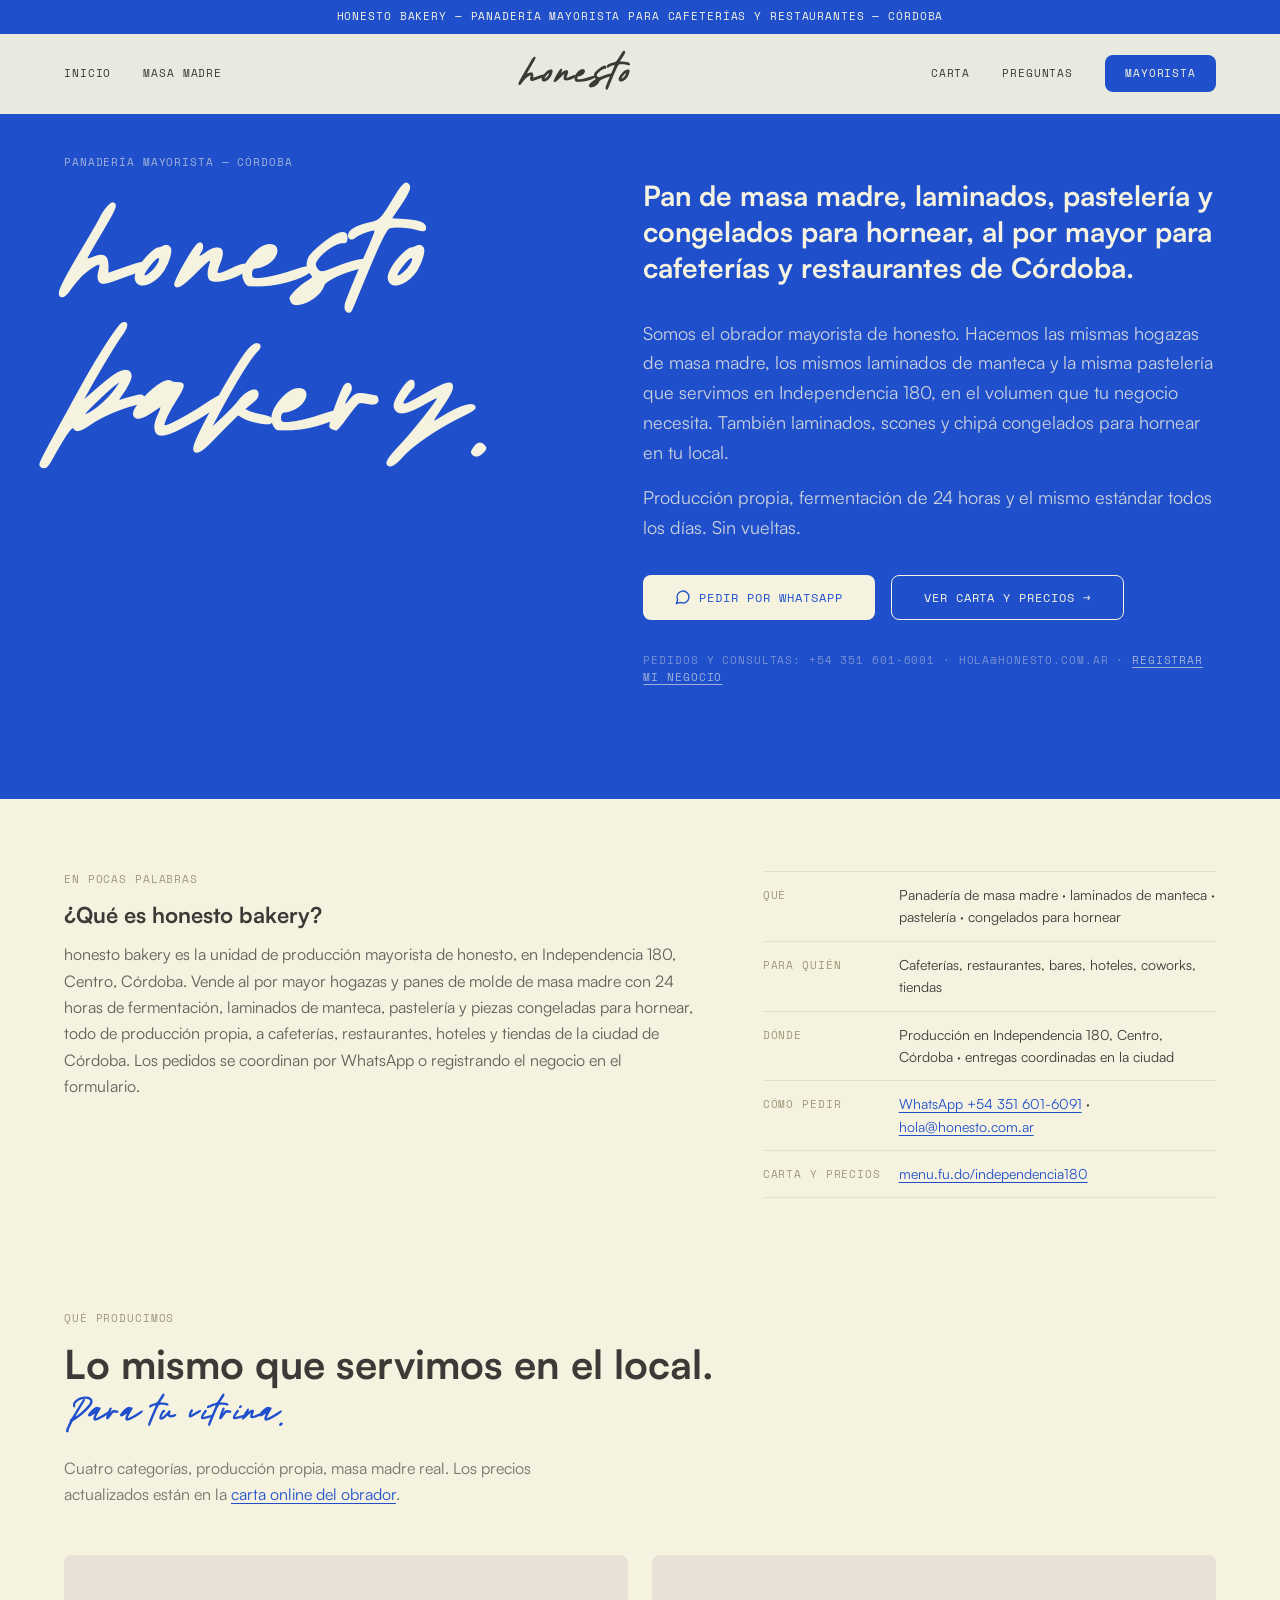
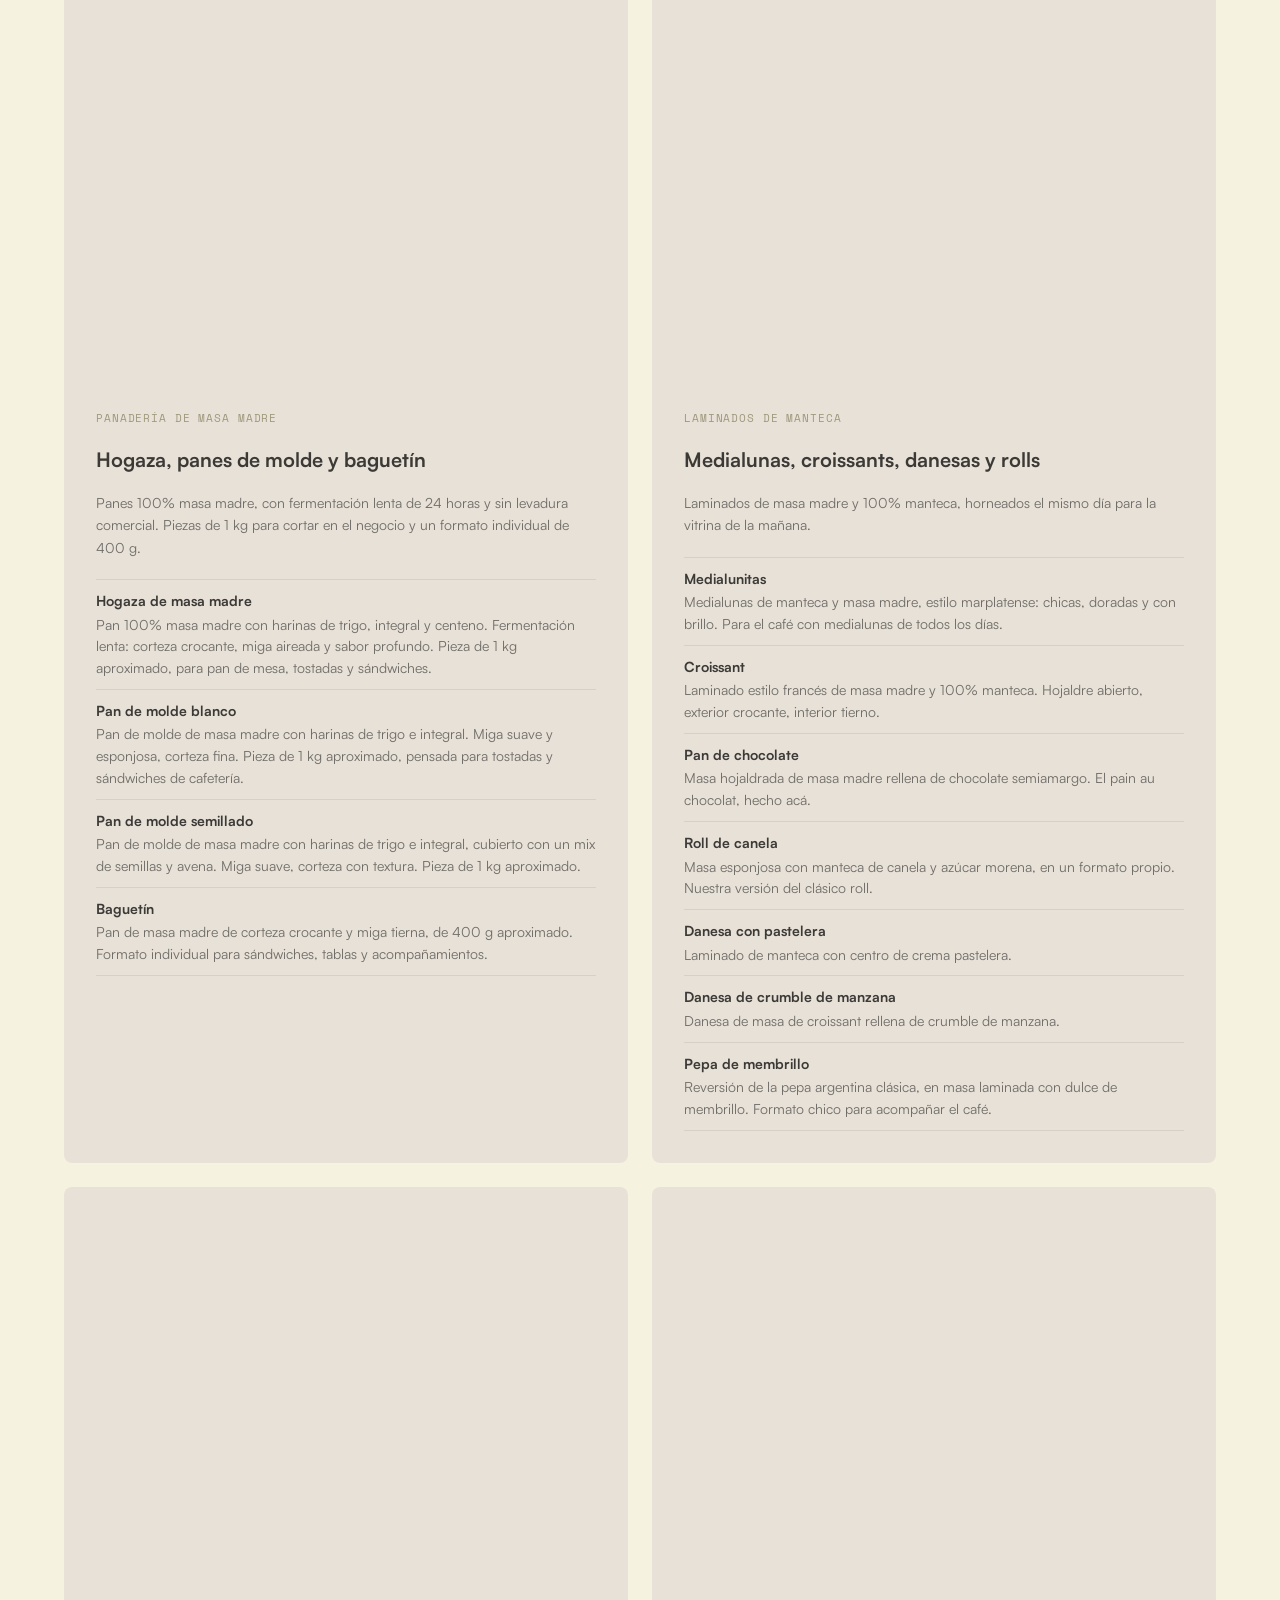
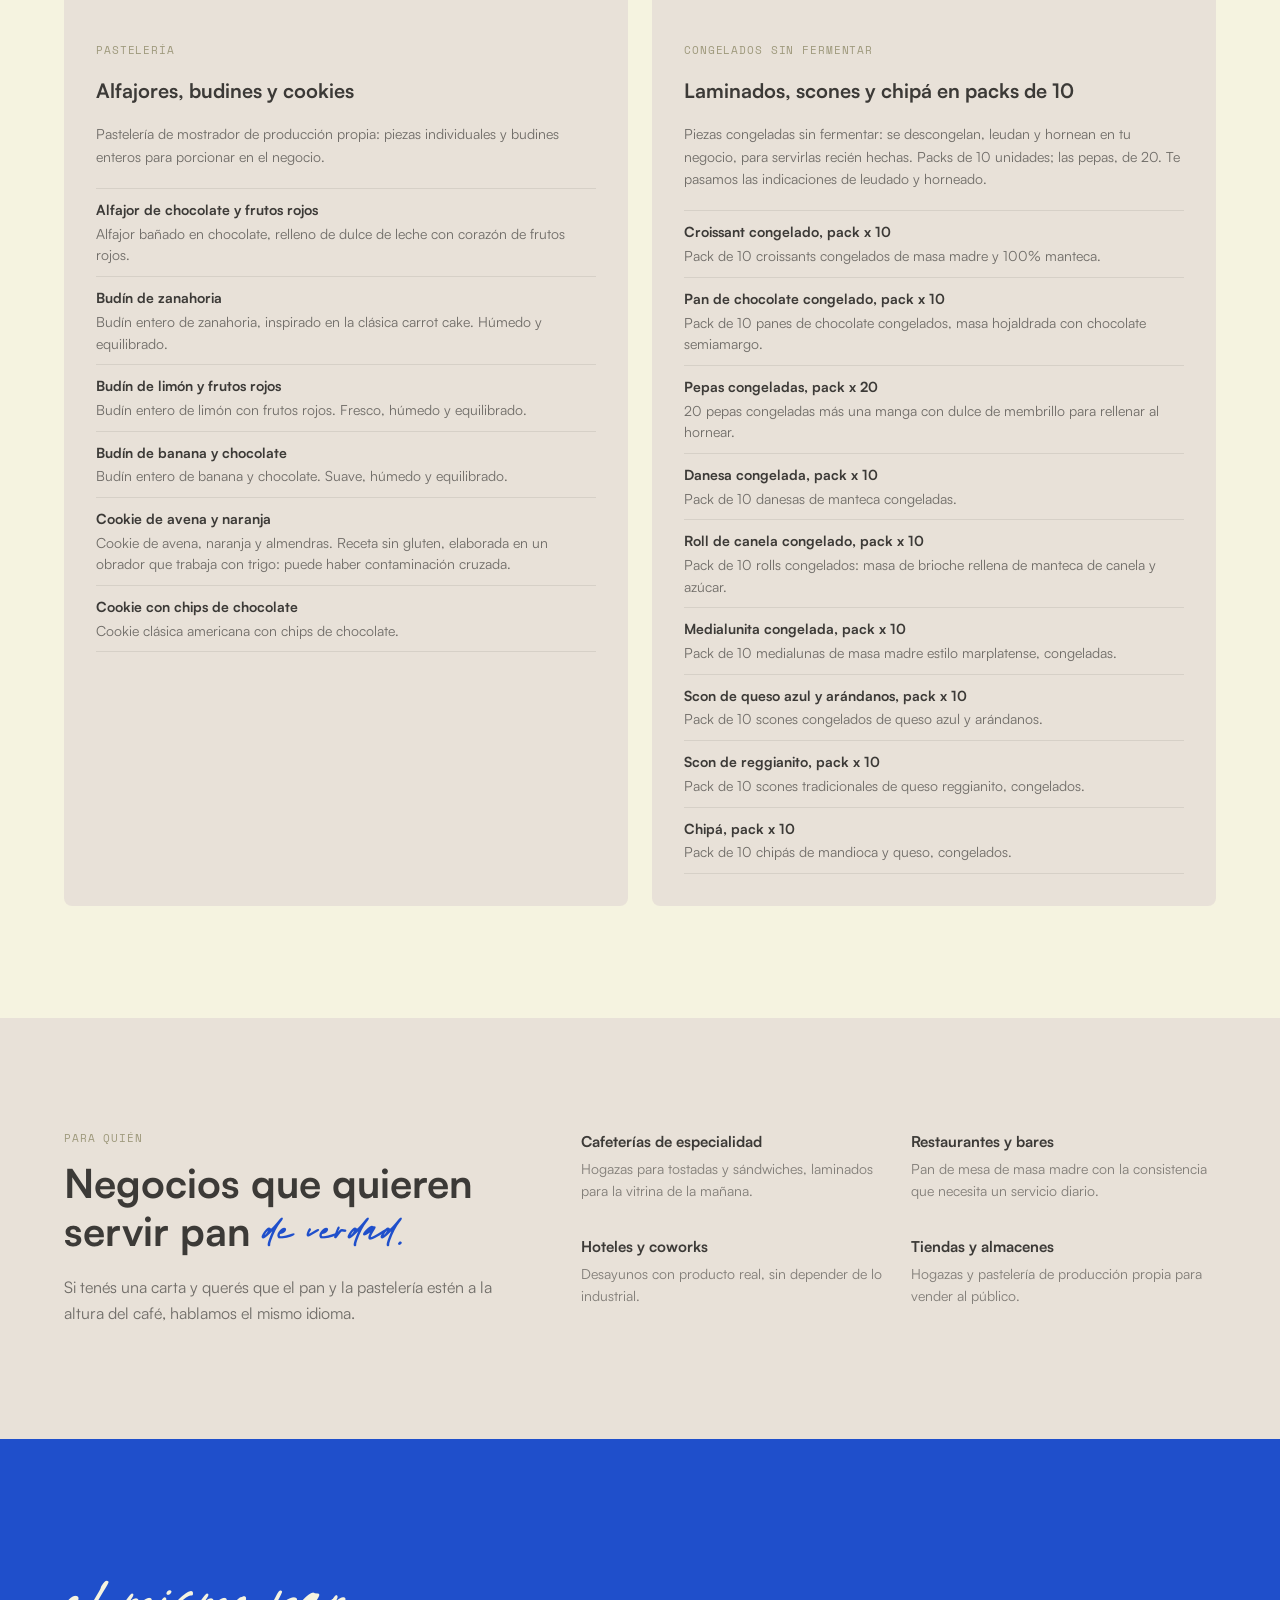
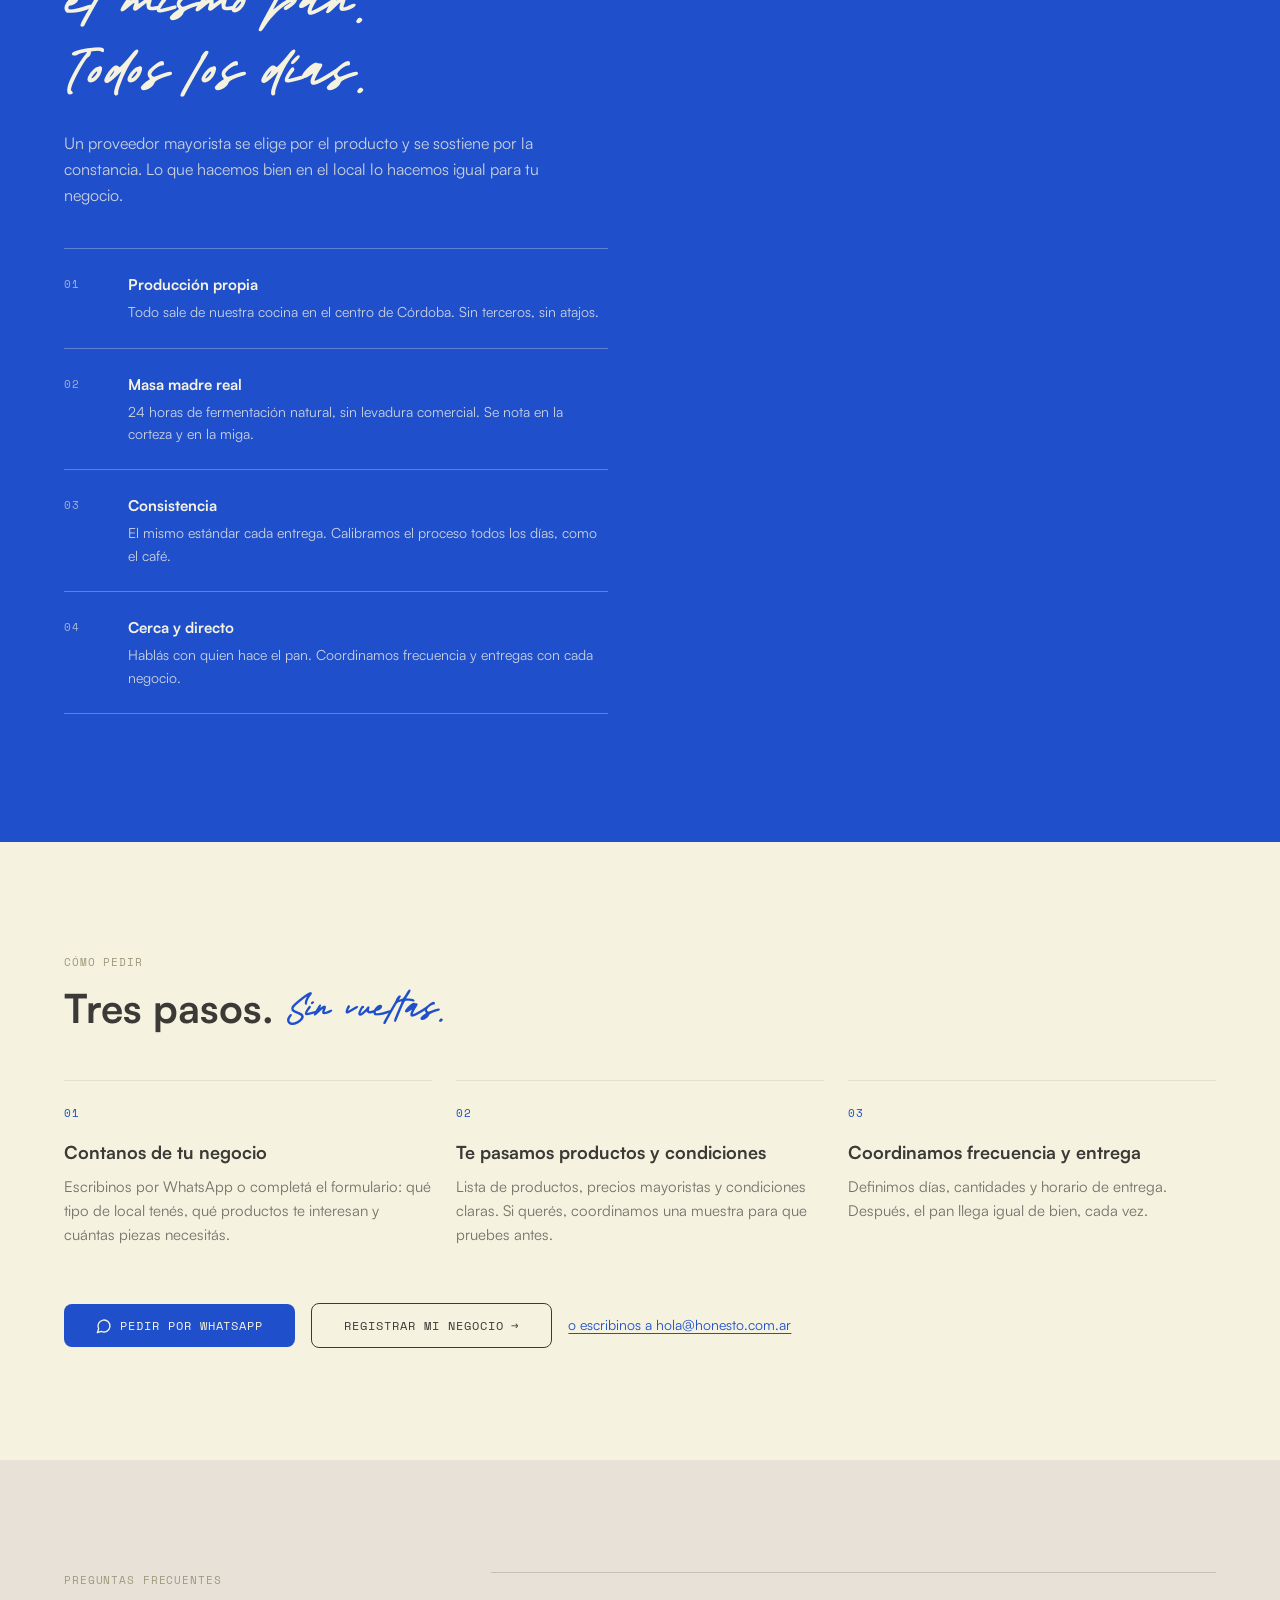
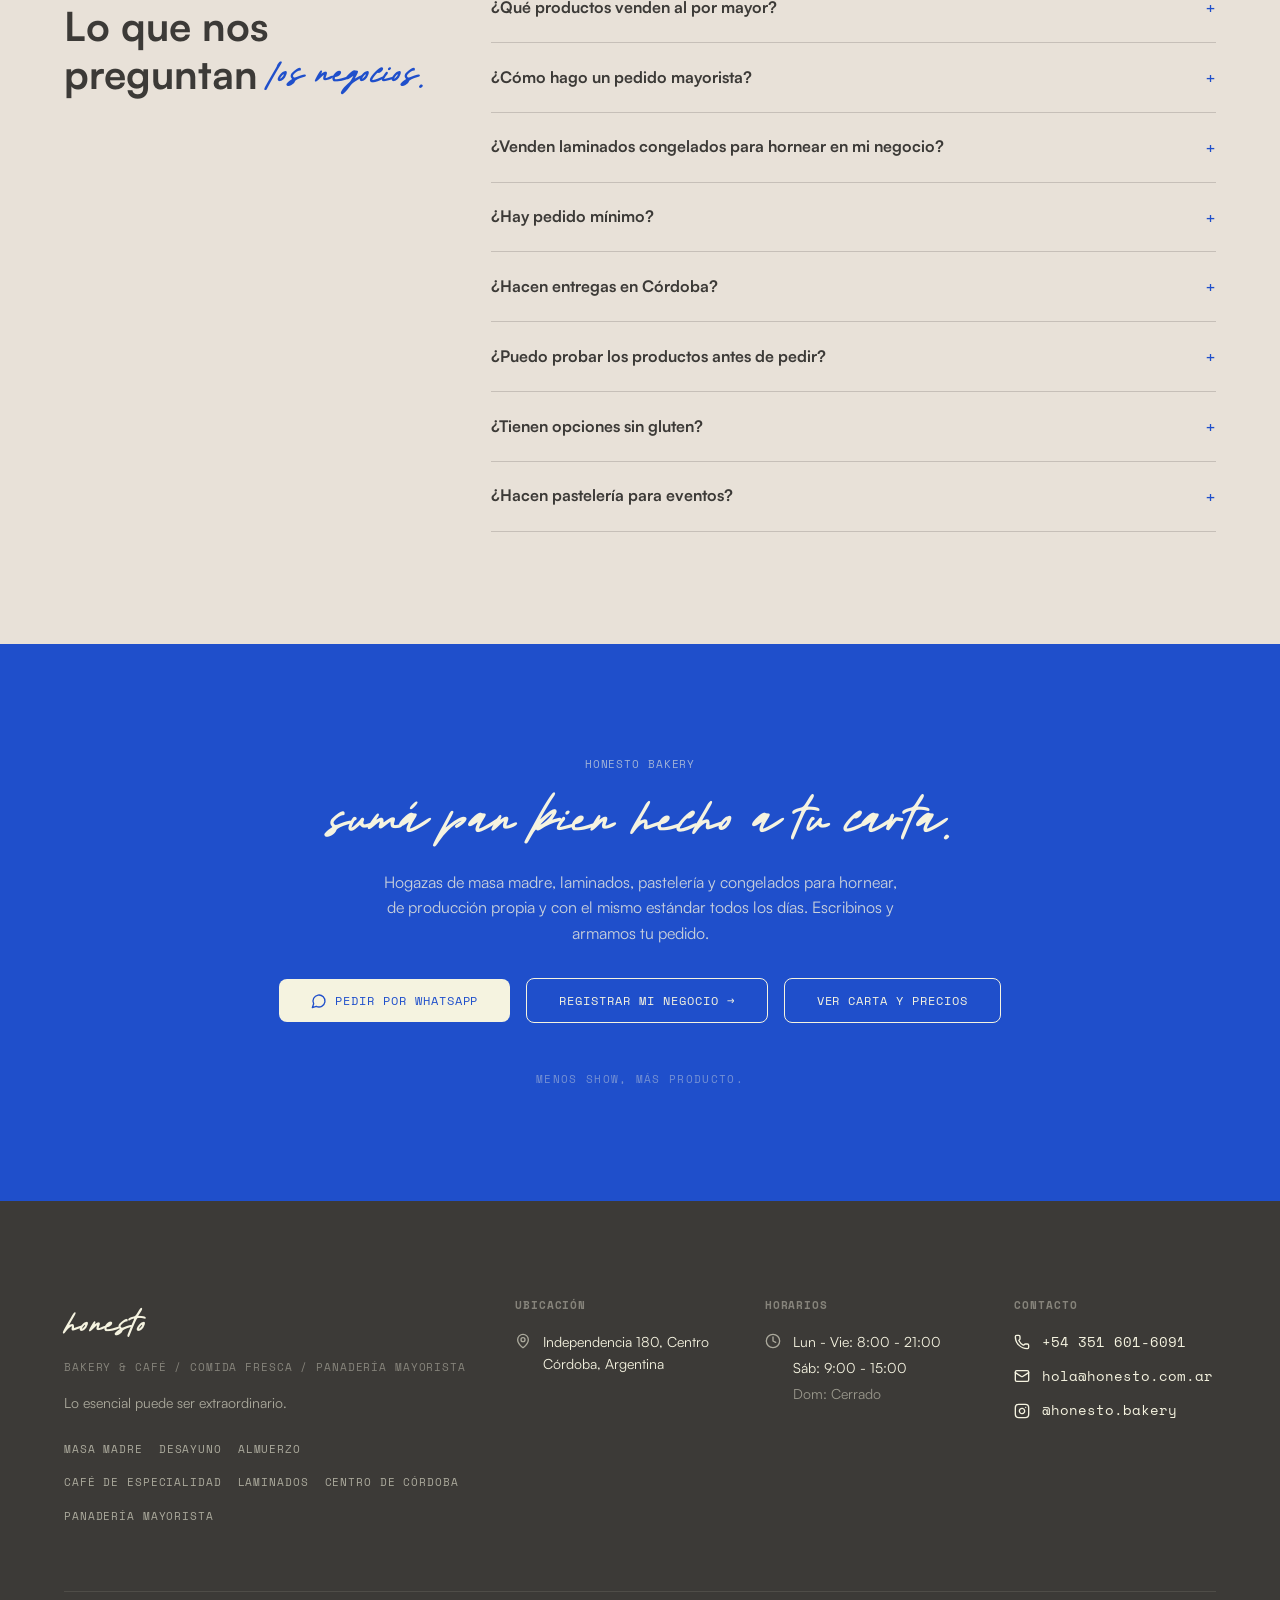
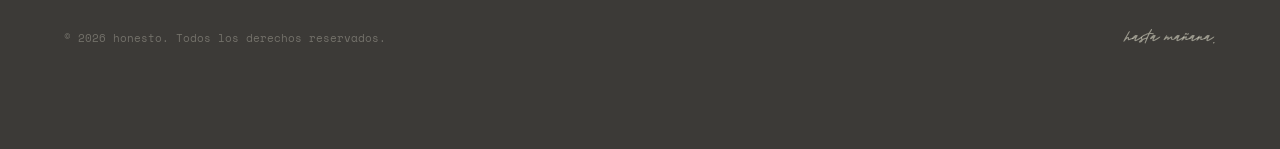
<file: bakery.html>
<!DOCTYPE html>
<html lang="es-AR">
<head>
  <meta charset="utf-8">
  <meta name="viewport" content="width=device-width, initial-scale=1">
  <title>honesto bakery | Pan de masa madre, laminados y congelados al por mayor — Córdoba</title>
  <meta name="description" content="Panadería mayorista en Córdoba: hogazas de masa madre, laminados de manteca, pastelería y congelados para hornear, para cafeterías y restaurantes. Pedí por WhatsApp.">
  <meta name="robots" content="index, follow, max-image-preview:large, max-snippet:-1">
  <meta name="theme-color" content="#2051C6">
  <meta name="geo.region" content="AR-X">
  <meta name="geo.placename" content="Córdoba, Argentina">
  <link rel="canonical" href="https://honesto.com.ar/bakery.html">

  <!-- Icons -->
  <link rel="icon" type="image/png" sizes="32x32" href="assets/icons/favicon-32.png">
  <link rel="icon" type="image/png" sizes="192x192" href="assets/icons/icon-192.png">
  <link rel="apple-touch-icon" sizes="180x180" href="assets/icons/apple-touch-icon.png">

  <!-- Open Graph -->
  <meta property="og:type" content="website">
  <meta property="og:title" content="honesto bakery | Pan de masa madre, laminados y pastelería al por mayor — Córdoba">
  <meta property="og:description" content="Panadería mayorista en Córdoba: hogazas de masa madre, laminados de manteca, pastelería y congelados para hornear, para cafeterías y restaurantes. Pedí por WhatsApp.">
  <meta property="og:url" content="https://honesto.com.ar/bakery.html">
  <meta property="og:image" content="https://honesto.com.ar/assets/images/og-bakery.jpg">
  <meta property="og:image:width" content="1200">
  <meta property="og:image:height" content="630">
  <meta property="og:image:alt" content="Cocina de honesto bakery: hogazas de masa madre recién horneadas y el equipo trabajando">
  <meta property="og:locale" content="es_AR">
  <meta property="og:site_name" content="honesto">

  <!-- Twitter Card -->
  <meta name="twitter:card" content="summary_large_image">
  <meta name="twitter:title" content="honesto bakery | Pan de masa madre, laminados y pastelería al por mayor — Córdoba">
  <meta name="twitter:description" content="Panadería mayorista en Córdoba: hogazas de masa madre, laminados de manteca, pastelería y congelados para hornear, para cafeterías y restaurantes. Pedí por WhatsApp.">
  <meta name="twitter:image" content="https://honesto.com.ar/assets/images/og-bakery.jpg">

  <!-- Schema.org: WebPage + Service (B2B wholesale) + FAQPage -->
  <script type="application/ld+json">
  {
    "@context": "https://schema.org",
    "@graph": [
      {
        "@type": "WebPage",
        "@id": "https://honesto.com.ar/bakery.html#pagina",
        "url": "https://honesto.com.ar/bakery.html",
        "name": "honesto bakery | Pan de masa madre, laminados y congelados al por mayor — Córdoba",
        "description": "Panadería mayorista en Córdoba: hogazas de masa madre, laminados de manteca, pastelería y congelados para hornear, para cafeterías y restaurantes. Pedí por WhatsApp.",
        "inLanguage": "es-AR",
        "isPartOf": {
          "@id": "https://honesto.com.ar/#sitio"
        },
        "about": {
          "@id": "https://honesto.com.ar/bakery.html#servicio"
        },
        "primaryImageOfPage": "https://honesto.com.ar/assets/images/og-bakery.jpg",
        "keywords": "panadería mayorista Córdoba, proveedor pan masa madre cafeterías, hogaza masa madre al por mayor, pan de molde masa madre mayorista, croissants congelados para hornear Córdoba, medialunas congeladas mayorista, laminados de manteca mayorista Córdoba, scones congelados, chipá congelado pack, budines para cafetería, pastelería mayorista para cafeterías, proveedor B2B panadería Córdoba, Honesto Obrador",
        "speakable": {
          "@type": "SpeakableSpecification",
          "cssSelector": [
            ".bakery-hero__lead",
            ".resumen__facts",
            ".faq__list"
          ]
        },
        "breadcrumb": {
          "@type": "BreadcrumbList",
          "itemListElement": [
            {
              "@type": "ListItem",
              "position": 1,
              "name": "honesto",
              "item": "https://honesto.com.ar/"
            },
            {
              "@type": "ListItem",
              "position": 2,
              "name": "honesto bakery — panadería mayorista",
              "item": "https://honesto.com.ar/bakery.html"
            }
          ]
        },
        "dateModified": "2026-09-18"
      },
      {
        "@type": "Service",
        "@id": "https://honesto.com.ar/bakery.html#servicio",
        "name": "honesto bakery (Honesto Obrador) — proveedor mayorista de pan de masa madre, laminados, pastelería y congelados",
        "serviceType": "Panadería mayorista",
        "description": "Obrador mayorista de honesto en Independencia 180, Córdoba. Panadería 100% masa madre (hogaza, pan de molde, baguetín), laminados de manteca (medialunas, croissants, pan de chocolate, rolls, danesas, pepas), pastelería (alfajores, budines, cookies) y piezas congeladas sin fermentar, para leudar y hornear en el negocio, en packs de 10 (croissant, pan de chocolate, danesa, roll de canela, medialunita, scones, chipá). Para cafeterías, restaurantes, hoteles y tiendas de Córdoba.",
        "provider": {
          "@id": "https://honesto.com.ar/bakery.html#unidad"
        },
        "areaServed": {
          "@type": "City",
          "name": "Córdoba",
          "sameAs": "https://es.wikipedia.org/wiki/C%C3%B3rdoba_(Argentina)"
        },
        "audience": {
          "@type": "BusinessAudience",
          "name": "Cafeterías, restaurantes, bares, hoteles, coworks y tiendas gastronómicas"
        },
        "availableChannel": [
          {
            "@type": "ServiceChannel",
            "name": "Carta online con precios (Fudo)",
            "serviceUrl": "https://menu.fu.do/independencia180/qr-menu"
          },
          {
            "@type": "ServiceChannel",
            "name": "WhatsApp",
            "serviceUrl": "https://wa.me/543516016091?text=Hola%20honesto%20bakery%2C%20tengo%20un%20negocio%20y%20quiero%20pedir%20productos%20de%20masa%20madre.",
            "servicePhone": {
              "@type": "ContactPoint",
              "telephone": "+543516016091",
              "contactType": "sales",
              "availableLanguage": "es"
            }
          },
          {
            "@type": "ServiceChannel",
            "name": "Formulario de registro para negocios",
            "serviceUrl": "https://docs.google.com/forms/d/e/1FAIpQLSdrXzQT3iLPlITxKimTepCVTriIcB6kNue1KyreylwKv8W4UA/viewform"
          },
          {
            "@type": "ServiceChannel",
            "name": "Email",
            "serviceUrl": "mailto:hola@honesto.com.ar"
          }
        ],
        "hasOfferCatalog": {
          "@type": "OfferCatalog",
          "name": "Carta mayorista honesto bakery",
          "url": "https://menu.fu.do/independencia180/qr-menu",
          "itemListElement": [
            {
              "@type": "OfferCatalog",
              "name": "Panadería de masa madre",
              "itemListElement": [
                {
                  "@type": "Offer",
                  "itemOffered": {
                    "@type": "Product",
                    "name": "Hogaza de masa madre",
                    "description": "Pan 100% masa madre con harinas de trigo, integral y centeno. Fermentación lenta: corteza crocante, miga aireada y sabor profundo. Pieza de 1 kg aproximado, para pan de mesa, tostadas y sándwiches.",
                    "category": "Panadería de masa madre",
                    "brand": {
                      "@type": "Brand",
                      "name": "honesto"
                    },
                    "image": "https://honesto.com.ar/assets/images/equipo-1600.webp",
                    "weight": {
                      "@type": "QuantitativeValue",
                      "value": 1.0,
                      "unitCode": "KGM"
                    }
                  },
                  "url": "https://menu.fu.do/independencia180/qr-menu",
                  "availability": "https://schema.org/InStock",
                  "priceCurrency": "ARS",
                  "businessFunction": "http://purl.org/goodrelations/v1#Sell",
                  "eligibleCustomerType": "http://purl.org/goodrelations/v1#Business",
                  "areaServed": {
                    "@type": "City",
                    "name": "Córdoba"
                  }
                },
                {
                  "@type": "Offer",
                  "itemOffered": {
                    "@type": "Product",
                    "name": "Pan de molde blanco",
                    "description": "Pan de molde de masa madre con harinas de trigo e integral. Miga suave y esponjosa, corteza fina. Pieza de 1 kg aproximado, pensada para tostadas y sándwiches de cafetería.",
                    "category": "Panadería de masa madre",
                    "brand": {
                      "@type": "Brand",
                      "name": "honesto"
                    },
                    "image": "https://honesto.com.ar/assets/images/equipo-1600.webp",
                    "weight": {
                      "@type": "QuantitativeValue",
                      "value": 1.0,
                      "unitCode": "KGM"
                    }
                  },
                  "url": "https://menu.fu.do/independencia180/qr-menu",
                  "availability": "https://schema.org/InStock",
                  "priceCurrency": "ARS",
                  "businessFunction": "http://purl.org/goodrelations/v1#Sell",
                  "eligibleCustomerType": "http://purl.org/goodrelations/v1#Business",
                  "areaServed": {
                    "@type": "City",
                    "name": "Córdoba"
                  }
                },
                {
                  "@type": "Offer",
                  "itemOffered": {
                    "@type": "Product",
                    "name": "Pan de molde semillado",
                    "description": "Pan de molde de masa madre con harinas de trigo e integral, cubierto con un mix de semillas y avena. Miga suave, corteza con textura. Pieza de 1 kg aproximado.",
                    "category": "Panadería de masa madre",
                    "brand": {
                      "@type": "Brand",
                      "name": "honesto"
                    },
                    "image": "https://honesto.com.ar/assets/images/equipo-1600.webp",
                    "weight": {
                      "@type": "QuantitativeValue",
                      "value": 1.0,
                      "unitCode": "KGM"
                    }
                  },
                  "url": "https://menu.fu.do/independencia180/qr-menu",
                  "availability": "https://schema.org/InStock",
                  "priceCurrency": "ARS",
                  "businessFunction": "http://purl.org/goodrelations/v1#Sell",
                  "eligibleCustomerType": "http://purl.org/goodrelations/v1#Business",
                  "areaServed": {
                    "@type": "City",
                    "name": "Córdoba"
                  }
                },
                {
                  "@type": "Offer",
                  "itemOffered": {
                    "@type": "Product",
                    "name": "Baguetín",
                    "description": "Pan de masa madre de corteza crocante y miga tierna, de 400 g aproximado. Formato individual para sándwiches, tablas y acompañamientos.",
                    "category": "Panadería de masa madre",
                    "brand": {
                      "@type": "Brand",
                      "name": "honesto"
                    },
                    "image": "https://honesto.com.ar/assets/images/equipo-1600.webp",
                    "weight": {
                      "@type": "QuantitativeValue",
                      "value": 0.4,
                      "unitCode": "KGM"
                    }
                  },
                  "url": "https://menu.fu.do/independencia180/qr-menu",
                  "availability": "https://schema.org/InStock",
                  "priceCurrency": "ARS",
                  "businessFunction": "http://purl.org/goodrelations/v1#Sell",
                  "eligibleCustomerType": "http://purl.org/goodrelations/v1#Business",
                  "areaServed": {
                    "@type": "City",
                    "name": "Córdoba"
                  }
                }
              ]
            },
            {
              "@type": "OfferCatalog",
              "name": "Laminados de manteca",
              "itemListElement": [
                {
                  "@type": "Offer",
                  "itemOffered": {
                    "@type": "Product",
                    "name": "Medialunitas",
                    "description": "Medialunas de manteca y masa madre, estilo marplatense: chicas, doradas y con brillo. Para el café con medialunas de todos los días.",
                    "category": "Laminados de manteca",
                    "brand": {
                      "@type": "Brand",
                      "name": "honesto"
                    },
                    "image": "https://honesto.com.ar/assets/images/roll-1600.webp"
                  },
                  "url": "https://menu.fu.do/independencia180/qr-menu",
                  "availability": "https://schema.org/InStock",
                  "priceCurrency": "ARS",
                  "businessFunction": "http://purl.org/goodrelations/v1#Sell",
                  "eligibleCustomerType": "http://purl.org/goodrelations/v1#Business",
                  "areaServed": {
                    "@type": "City",
                    "name": "Córdoba"
                  }
                },
                {
                  "@type": "Offer",
                  "itemOffered": {
                    "@type": "Product",
                    "name": "Croissant",
                    "description": "Laminado estilo francés de masa madre y 100% manteca. Hojaldre abierto, exterior crocante, interior tierno.",
                    "category": "Laminados de manteca",
                    "brand": {
                      "@type": "Brand",
                      "name": "honesto"
                    },
                    "image": "https://honesto.com.ar/assets/images/roll-1600.webp"
                  },
                  "url": "https://menu.fu.do/independencia180/qr-menu",
                  "availability": "https://schema.org/InStock",
                  "priceCurrency": "ARS",
                  "businessFunction": "http://purl.org/goodrelations/v1#Sell",
                  "eligibleCustomerType": "http://purl.org/goodrelations/v1#Business",
                  "areaServed": {
                    "@type": "City",
                    "name": "Córdoba"
                  }
                },
                {
                  "@type": "Offer",
                  "itemOffered": {
                    "@type": "Product",
                    "name": "Pan de chocolate",
                    "description": "Masa hojaldrada de masa madre rellena de chocolate semiamargo. El pain au chocolat, hecho acá.",
                    "category": "Laminados de manteca",
                    "brand": {
                      "@type": "Brand",
                      "name": "honesto"
                    },
                    "image": "https://honesto.com.ar/assets/images/roll-1600.webp"
                  },
                  "url": "https://menu.fu.do/independencia180/qr-menu",
                  "availability": "https://schema.org/InStock",
                  "priceCurrency": "ARS",
                  "businessFunction": "http://purl.org/goodrelations/v1#Sell",
                  "eligibleCustomerType": "http://purl.org/goodrelations/v1#Business",
                  "areaServed": {
                    "@type": "City",
                    "name": "Córdoba"
                  }
                },
                {
                  "@type": "Offer",
                  "itemOffered": {
                    "@type": "Product",
                    "name": "Roll de canela",
                    "description": "Masa esponjosa con manteca de canela y azúcar morena, en un formato propio. Nuestra versión del clásico roll.",
                    "category": "Laminados de manteca",
                    "brand": {
                      "@type": "Brand",
                      "name": "honesto"
                    },
                    "image": "https://honesto.com.ar/assets/images/roll-1600.webp"
                  },
                  "url": "https://menu.fu.do/independencia180/qr-menu",
                  "availability": "https://schema.org/InStock",
                  "priceCurrency": "ARS",
                  "businessFunction": "http://purl.org/goodrelations/v1#Sell",
                  "eligibleCustomerType": "http://purl.org/goodrelations/v1#Business",
                  "areaServed": {
                    "@type": "City",
                    "name": "Córdoba"
                  }
                },
                {
                  "@type": "Offer",
                  "itemOffered": {
                    "@type": "Product",
                    "name": "Danesa con pastelera",
                    "description": "Laminado de manteca con centro de crema pastelera.",
                    "category": "Laminados de manteca",
                    "brand": {
                      "@type": "Brand",
                      "name": "honesto"
                    },
                    "image": "https://honesto.com.ar/assets/images/roll-1600.webp"
                  },
                  "url": "https://menu.fu.do/independencia180/qr-menu",
                  "availability": "https://schema.org/InStock",
                  "priceCurrency": "ARS",
                  "businessFunction": "http://purl.org/goodrelations/v1#Sell",
                  "eligibleCustomerType": "http://purl.org/goodrelations/v1#Business",
                  "areaServed": {
                    "@type": "City",
                    "name": "Córdoba"
                  }
                },
                {
                  "@type": "Offer",
                  "itemOffered": {
                    "@type": "Product",
                    "name": "Danesa de crumble de manzana",
                    "description": "Danesa de masa de croissant rellena de crumble de manzana.",
                    "category": "Laminados de manteca",
                    "brand": {
                      "@type": "Brand",
                      "name": "honesto"
                    },
                    "image": "https://honesto.com.ar/assets/images/roll-1600.webp"
                  },
                  "url": "https://menu.fu.do/independencia180/qr-menu",
                  "availability": "https://schema.org/InStock",
                  "priceCurrency": "ARS",
                  "businessFunction": "http://purl.org/goodrelations/v1#Sell",
                  "eligibleCustomerType": "http://purl.org/goodrelations/v1#Business",
                  "areaServed": {
                    "@type": "City",
                    "name": "Córdoba"
                  }
                },
                {
                  "@type": "Offer",
                  "itemOffered": {
                    "@type": "Product",
                    "name": "Pepa de membrillo",
                    "description": "Reversión de la pepa argentina clásica, en masa laminada con dulce de membrillo. Formato chico para acompañar el café.",
                    "category": "Laminados de manteca",
                    "brand": {
                      "@type": "Brand",
                      "name": "honesto"
                    },
                    "image": "https://honesto.com.ar/assets/images/roll-1600.webp"
                  },
                  "url": "https://menu.fu.do/independencia180/qr-menu",
                  "availability": "https://schema.org/InStock",
                  "priceCurrency": "ARS",
                  "businessFunction": "http://purl.org/goodrelations/v1#Sell",
                  "eligibleCustomerType": "http://purl.org/goodrelations/v1#Business",
                  "areaServed": {
                    "@type": "City",
                    "name": "Córdoba"
                  }
                }
              ]
            },
            {
              "@type": "OfferCatalog",
              "name": "Pastelería",
              "itemListElement": [
                {
                  "@type": "Offer",
                  "itemOffered": {
                    "@type": "Product",
                    "name": "Alfajor de chocolate y frutos rojos",
                    "description": "Alfajor bañado en chocolate, relleno de dulce de leche con corazón de frutos rojos.",
                    "category": "Pastelería",
                    "brand": {
                      "@type": "Brand",
                      "name": "honesto"
                    },
                    "image": "https://honesto.com.ar/assets/images/alfajor-1600.webp"
                  },
                  "url": "https://menu.fu.do/independencia180/qr-menu",
                  "availability": "https://schema.org/InStock",
                  "priceCurrency": "ARS",
                  "businessFunction": "http://purl.org/goodrelations/v1#Sell",
                  "eligibleCustomerType": "http://purl.org/goodrelations/v1#Business",
                  "areaServed": {
                    "@type": "City",
                    "name": "Córdoba"
                  }
                },
                {
                  "@type": "Offer",
                  "itemOffered": {
                    "@type": "Product",
                    "name": "Budín de zanahoria",
                    "description": "Budín entero de zanahoria, inspirado en la clásica carrot cake. Húmedo y equilibrado.",
                    "category": "Pastelería",
                    "brand": {
                      "@type": "Brand",
                      "name": "honesto"
                    },
                    "image": "https://honesto.com.ar/assets/images/alfajor-1600.webp"
                  },
                  "url": "https://menu.fu.do/independencia180/qr-menu",
                  "availability": "https://schema.org/InStock",
                  "priceCurrency": "ARS",
                  "businessFunction": "http://purl.org/goodrelations/v1#Sell",
                  "eligibleCustomerType": "http://purl.org/goodrelations/v1#Business",
                  "areaServed": {
                    "@type": "City",
                    "name": "Córdoba"
                  }
                },
                {
                  "@type": "Offer",
                  "itemOffered": {
                    "@type": "Product",
                    "name": "Budín de limón y frutos rojos",
                    "description": "Budín entero de limón con frutos rojos. Fresco, húmedo y equilibrado.",
                    "category": "Pastelería",
                    "brand": {
                      "@type": "Brand",
                      "name": "honesto"
                    },
                    "image": "https://honesto.com.ar/assets/images/alfajor-1600.webp"
                  },
                  "url": "https://menu.fu.do/independencia180/qr-menu",
                  "availability": "https://schema.org/InStock",
                  "priceCurrency": "ARS",
                  "businessFunction": "http://purl.org/goodrelations/v1#Sell",
                  "eligibleCustomerType": "http://purl.org/goodrelations/v1#Business",
                  "areaServed": {
                    "@type": "City",
                    "name": "Córdoba"
                  }
                },
                {
                  "@type": "Offer",
                  "itemOffered": {
                    "@type": "Product",
                    "name": "Budín de banana y chocolate",
                    "description": "Budín entero de banana y chocolate. Suave, húmedo y equilibrado.",
                    "category": "Pastelería",
                    "brand": {
                      "@type": "Brand",
                      "name": "honesto"
                    },
                    "image": "https://honesto.com.ar/assets/images/alfajor-1600.webp"
                  },
                  "url": "https://menu.fu.do/independencia180/qr-menu",
                  "availability": "https://schema.org/InStock",
                  "priceCurrency": "ARS",
                  "businessFunction": "http://purl.org/goodrelations/v1#Sell",
                  "eligibleCustomerType": "http://purl.org/goodrelations/v1#Business",
                  "areaServed": {
                    "@type": "City",
                    "name": "Córdoba"
                  }
                },
                {
                  "@type": "Offer",
                  "itemOffered": {
                    "@type": "Product",
                    "name": "Cookie de avena y naranja",
                    "description": "Cookie de avena, naranja y almendras. Receta sin gluten, elaborada en un obrador que trabaja con trigo: puede haber contaminación cruzada.",
                    "category": "Pastelería",
                    "brand": {
                      "@type": "Brand",
                      "name": "honesto"
                    },
                    "image": "https://honesto.com.ar/assets/images/alfajor-1600.webp"
                  },
                  "url": "https://menu.fu.do/independencia180/qr-menu",
                  "availability": "https://schema.org/InStock",
                  "priceCurrency": "ARS",
                  "businessFunction": "http://purl.org/goodrelations/v1#Sell",
                  "eligibleCustomerType": "http://purl.org/goodrelations/v1#Business",
                  "areaServed": {
                    "@type": "City",
                    "name": "Córdoba"
                  }
                },
                {
                  "@type": "Offer",
                  "itemOffered": {
                    "@type": "Product",
                    "name": "Cookie con chips de chocolate",
                    "description": "Cookie clásica americana con chips de chocolate.",
                    "category": "Pastelería",
                    "brand": {
                      "@type": "Brand",
                      "name": "honesto"
                    },
                    "image": "https://honesto.com.ar/assets/images/alfajor-1600.webp"
                  },
                  "url": "https://menu.fu.do/independencia180/qr-menu",
                  "availability": "https://schema.org/InStock",
                  "priceCurrency": "ARS",
                  "businessFunction": "http://purl.org/goodrelations/v1#Sell",
                  "eligibleCustomerType": "http://purl.org/goodrelations/v1#Business",
                  "areaServed": {
                    "@type": "City",
                    "name": "Córdoba"
                  }
                }
              ]
            },
            {
              "@type": "OfferCatalog",
              "name": "Congelados sin fermentar, para leudar y hornear",
              "itemListElement": [
                {
                  "@type": "Offer",
                  "itemOffered": {
                    "@type": "Product",
                    "name": "Croissant congelado, pack x 10",
                    "description": "Pack de 10 croissants congelados de masa madre y 100% manteca. Congelado sin fermentar: se descongela, leuda y hornea en el negocio.",
                    "category": "Congelados para hornear",
                    "brand": {
                      "@type": "Brand",
                      "name": "honesto"
                    },
                    "image": "https://honesto.com.ar/assets/images/congelados-1600.webp",
                    "additionalProperty": {
                      "@type": "PropertyValue",
                      "name": "Unidades por pack",
                      "value": 10
                    }
                  },
                  "url": "https://menu.fu.do/independencia180/qr-menu",
                  "availability": "https://schema.org/InStock",
                  "priceCurrency": "ARS",
                  "businessFunction": "http://purl.org/goodrelations/v1#Sell",
                  "eligibleCustomerType": "http://purl.org/goodrelations/v1#Business",
                  "areaServed": {
                    "@type": "City",
                    "name": "Córdoba"
                  }
                },
                {
                  "@type": "Offer",
                  "itemOffered": {
                    "@type": "Product",
                    "name": "Pan de chocolate congelado, pack x 10",
                    "description": "Pack de 10 panes de chocolate congelados, masa hojaldrada con chocolate semiamargo. Congelado sin fermentar: se descongela, leuda y hornea en el negocio.",
                    "category": "Congelados para hornear",
                    "brand": {
                      "@type": "Brand",
                      "name": "honesto"
                    },
                    "image": "https://honesto.com.ar/assets/images/congelados-1600.webp",
                    "additionalProperty": {
                      "@type": "PropertyValue",
                      "name": "Unidades por pack",
                      "value": 10
                    }
                  },
                  "url": "https://menu.fu.do/independencia180/qr-menu",
                  "availability": "https://schema.org/InStock",
                  "priceCurrency": "ARS",
                  "businessFunction": "http://purl.org/goodrelations/v1#Sell",
                  "eligibleCustomerType": "http://purl.org/goodrelations/v1#Business",
                  "areaServed": {
                    "@type": "City",
                    "name": "Córdoba"
                  }
                },
                {
                  "@type": "Offer",
                  "itemOffered": {
                    "@type": "Product",
                    "name": "Pepas congeladas, pack x 20",
                    "description": "20 pepas congeladas más una manga con dulce de membrillo para rellenar al hornear. Congelado sin fermentar: se descongela, leuda y hornea en el negocio.",
                    "category": "Congelados para hornear",
                    "brand": {
                      "@type": "Brand",
                      "name": "honesto"
                    },
                    "image": "https://honesto.com.ar/assets/images/congelados-1600.webp",
                    "additionalProperty": {
                      "@type": "PropertyValue",
                      "name": "Unidades por pack",
                      "value": 20
                    }
                  },
                  "url": "https://menu.fu.do/independencia180/qr-menu",
                  "availability": "https://schema.org/InStock",
                  "priceCurrency": "ARS",
                  "businessFunction": "http://purl.org/goodrelations/v1#Sell",
                  "eligibleCustomerType": "http://purl.org/goodrelations/v1#Business",
                  "areaServed": {
                    "@type": "City",
                    "name": "Córdoba"
                  }
                },
                {
                  "@type": "Offer",
                  "itemOffered": {
                    "@type": "Product",
                    "name": "Danesa congelada, pack x 10",
                    "description": "Pack de 10 danesas de manteca congeladas. Congelado sin fermentar: se descongela, leuda y hornea en el negocio.",
                    "category": "Congelados para hornear",
                    "brand": {
                      "@type": "Brand",
                      "name": "honesto"
                    },
                    "image": "https://honesto.com.ar/assets/images/congelados-1600.webp",
                    "additionalProperty": {
                      "@type": "PropertyValue",
                      "name": "Unidades por pack",
                      "value": 10
                    }
                  },
                  "url": "https://menu.fu.do/independencia180/qr-menu",
                  "availability": "https://schema.org/InStock",
                  "priceCurrency": "ARS",
                  "businessFunction": "http://purl.org/goodrelations/v1#Sell",
                  "eligibleCustomerType": "http://purl.org/goodrelations/v1#Business",
                  "areaServed": {
                    "@type": "City",
                    "name": "Córdoba"
                  }
                },
                {
                  "@type": "Offer",
                  "itemOffered": {
                    "@type": "Product",
                    "name": "Roll de canela congelado, pack x 10",
                    "description": "Pack de 10 rolls congelados: masa de brioche rellena de manteca de canela y azúcar. Congelado sin fermentar: se descongela, leuda y hornea en el negocio.",
                    "category": "Congelados para hornear",
                    "brand": {
                      "@type": "Brand",
                      "name": "honesto"
                    },
                    "image": "https://honesto.com.ar/assets/images/congelados-1600.webp",
                    "additionalProperty": {
                      "@type": "PropertyValue",
                      "name": "Unidades por pack",
                      "value": 10
                    }
                  },
                  "url": "https://menu.fu.do/independencia180/qr-menu",
                  "availability": "https://schema.org/InStock",
                  "priceCurrency": "ARS",
                  "businessFunction": "http://purl.org/goodrelations/v1#Sell",
                  "eligibleCustomerType": "http://purl.org/goodrelations/v1#Business",
                  "areaServed": {
                    "@type": "City",
                    "name": "Córdoba"
                  }
                },
                {
                  "@type": "Offer",
                  "itemOffered": {
                    "@type": "Product",
                    "name": "Medialunita congelada, pack x 10",
                    "description": "Pack de 10 medialunas de masa madre estilo marplatense, congeladas. Congelado sin fermentar: se descongela, leuda y hornea en el negocio.",
                    "category": "Congelados para hornear",
                    "brand": {
                      "@type": "Brand",
                      "name": "honesto"
                    },
                    "image": "https://honesto.com.ar/assets/images/congelados-1600.webp",
                    "additionalProperty": {
                      "@type": "PropertyValue",
                      "name": "Unidades por pack",
                      "value": 10
                    }
                  },
                  "url": "https://menu.fu.do/independencia180/qr-menu",
                  "availability": "https://schema.org/InStock",
                  "priceCurrency": "ARS",
                  "businessFunction": "http://purl.org/goodrelations/v1#Sell",
                  "eligibleCustomerType": "http://purl.org/goodrelations/v1#Business",
                  "areaServed": {
                    "@type": "City",
                    "name": "Córdoba"
                  }
                },
                {
                  "@type": "Offer",
                  "itemOffered": {
                    "@type": "Product",
                    "name": "Scon de queso azul y arándanos, pack x 10",
                    "description": "Pack de 10 scones congelados de queso azul y arándanos. Congelado sin fermentar: se descongela, leuda y hornea en el negocio.",
                    "category": "Congelados para hornear",
                    "brand": {
                      "@type": "Brand",
                      "name": "honesto"
                    },
                    "image": "https://honesto.com.ar/assets/images/congelados-1600.webp",
                    "additionalProperty": {
                      "@type": "PropertyValue",
                      "name": "Unidades por pack",
                      "value": 10
                    }
                  },
                  "url": "https://menu.fu.do/independencia180/qr-menu",
                  "availability": "https://schema.org/InStock",
                  "priceCurrency": "ARS",
                  "businessFunction": "http://purl.org/goodrelations/v1#Sell",
                  "eligibleCustomerType": "http://purl.org/goodrelations/v1#Business",
                  "areaServed": {
                    "@type": "City",
                    "name": "Córdoba"
                  }
                },
                {
                  "@type": "Offer",
                  "itemOffered": {
                    "@type": "Product",
                    "name": "Scon de reggianito, pack x 10",
                    "description": "Pack de 10 scones tradicionales de queso reggianito, congelados. Congelado sin fermentar: se descongela, leuda y hornea en el negocio.",
                    "category": "Congelados para hornear",
                    "brand": {
                      "@type": "Brand",
                      "name": "honesto"
                    },
                    "image": "https://honesto.com.ar/assets/images/congelados-1600.webp",
                    "additionalProperty": {
                      "@type": "PropertyValue",
                      "name": "Unidades por pack",
                      "value": 10
                    }
                  },
                  "url": "https://menu.fu.do/independencia180/qr-menu",
                  "availability": "https://schema.org/InStock",
                  "priceCurrency": "ARS",
                  "businessFunction": "http://purl.org/goodrelations/v1#Sell",
                  "eligibleCustomerType": "http://purl.org/goodrelations/v1#Business",
                  "areaServed": {
                    "@type": "City",
                    "name": "Córdoba"
                  }
                },
                {
                  "@type": "Offer",
                  "itemOffered": {
                    "@type": "Product",
                    "name": "Chipá, pack x 10",
                    "description": "Pack de 10 chipás de mandioca y queso, congelados. Congelado sin fermentar: se descongela, leuda y hornea en el negocio.",
                    "category": "Congelados para hornear",
                    "brand": {
                      "@type": "Brand",
                      "name": "honesto"
                    },
                    "image": "https://honesto.com.ar/assets/images/congelados-1600.webp",
                    "additionalProperty": {
                      "@type": "PropertyValue",
                      "name": "Unidades por pack",
                      "value": 10
                    }
                  },
                  "url": "https://menu.fu.do/independencia180/qr-menu",
                  "availability": "https://schema.org/InStock",
                  "priceCurrency": "ARS",
                  "businessFunction": "http://purl.org/goodrelations/v1#Sell",
                  "eligibleCustomerType": "http://purl.org/goodrelations/v1#Business",
                  "areaServed": {
                    "@type": "City",
                    "name": "Córdoba"
                  }
                }
              ]
            }
          ]
        },
        "brand": {
          "@type": "Brand",
          "name": "honesto"
        }
      },
      {
        "@type": "FAQPage",
        "@id": "https://honesto.com.ar/bakery.html#preguntas",
        "isPartOf": {
          "@id": "https://honesto.com.ar/bakery.html#pagina"
        },
        "mainEntity": [
          {
            "@type": "Question",
            "name": "¿Qué productos venden al por mayor?",
            "acceptedAnswer": {
              "@type": "Answer",
              "text": "Cuatro categorías: panadería de masa madre (hogaza, pan de molde blanco y semillado, baguetín), laminados de manteca (medialunas, croissants, pan de chocolate, rolls, danesas, pepa de membrillo), pastelería (alfajores, budines, cookies) y congelados para hornear en packs de 10. La carta completa con precios está en menu.fu.do/independencia180/qr-menu."
            }
          },
          {
            "@type": "Question",
            "name": "¿Cómo hago un pedido mayorista?",
            "acceptedAnswer": {
              "@type": "Answer",
              "text": "Escribinos por WhatsApp al +54 351 601-6091 o registrá tu negocio en el formulario. Te confirmamos disponibilidad y condiciones, y a partir de ahí coordinamos los pedidos."
            }
          },
          {
            "@type": "Question",
            "name": "¿Venden laminados congelados para hornear en mi negocio?",
            "acceptedAnswer": {
              "@type": "Answer",
              "text": "Sí. Croissants, panes de chocolate, danesas, rolls de canela y medialunitas en packs de 10; pepas en pack de 20 con manga de membrillo; scones de queso azul o reggianito y chipá en packs de 10. Vienen congelados sin fermentar: se descongelan, leudan y hornean en el negocio para servirlos recién hechos. honesto pasa las indicaciones de leudado y horneado."
            }
          },
          {
            "@type": "Question",
            "name": "¿Hay pedido mínimo?",
            "acceptedAnswer": {
              "@type": "Answer",
              "text": "Depende del producto y de la frecuencia. Contanos qué necesitás y cuántas piezas y te pasamos las condiciones sin vueltas."
            }
          },
          {
            "@type": "Question",
            "name": "¿Hacen entregas en Córdoba?",
            "acceptedAnswer": {
              "@type": "Answer",
              "text": "Sí. Coordinamos frecuencia, horario y logística con cada negocio. Contanos dónde estás y lo armamos."
            }
          },
          {
            "@type": "Question",
            "name": "¿Puedo probar los productos antes de pedir?",
            "acceptedAnswer": {
              "@type": "Answer",
              "text": "Sí. Preferimos que pruebes el pan antes de sumarlo a tu carta. Escribinos y coordinamos una muestra."
            }
          },
          {
            "@type": "Question",
            "name": "¿Tienen opciones sin gluten?",
            "acceptedAnswer": {
              "@type": "Answer",
              "text": "La cookie de avena, naranja y almendras es de receta sin gluten, pero se elabora en el mismo obrador que el resto de la producción, con harina de trigo. Puede haber contaminación cruzada, por lo que no es apta para celíacos."
            }
          },
          {
            "@type": "Question",
            "name": "¿Hacen pastelería para eventos?",
            "acceptedAnswer": {
              "@type": "Answer",
              "text": "Sí, armamos propuestas para eventos según cantidad y fecha. Escribinos por WhatsApp con los detalles."
            }
          }
        ]
      }
    ]
  }
  </script>

  <link rel="stylesheet" href="css/main.css">
</head>
<body>

<a class="skip-link" href="#main">Ir al contenido</a>

<!-- HEADER -->
<header class="lp-header">
  <div class="topbar">
    <p>honesto bakery — Panadería mayorista para cafeterías y restaurantes — Córdoba</p>
  </div>
  <nav class="mainnav" aria-label="Navegación principal">
    <div class="mainnav__links">
      <a href="index.html">Inicio</a>
      <a href="/masa-madre/">Masa madre</a>
    </div>
    <a class="mainnav__brand" href="index.html">honesto</a>
    <div class="mainnav__links">
      <a href="index.html#carta">Carta</a>
      <a href="index.html#preguntas">Preguntas</a>
      <a class="mainnav__cta" href="bakery.html" aria-current="page">Mayorista</a>
    </div>
    <button class="mainnav__toggle" aria-label="Abrir menú" aria-expanded="false" aria-controls="mobile-menu">
      <svg xmlns="http://www.w3.org/2000/svg" width="24" height="24" viewBox="0 0 24 24" fill="none" stroke="currentColor" stroke-width="2" stroke-linecap="round" stroke-linejoin="round" aria-hidden="true">
        <path d="M4 5h16"/><path d="M4 12h16"/><path d="M4 19h16"/>
      </svg>
    </button>
  </nav>
  <nav class="mobile-menu" id="mobile-menu" aria-label="Menú móvil">
    <a href="index.html">Inicio</a>
    <a href="/masa-madre/">Masa madre</a>
    <a href="index.html#nosotros">Nosotros</a>
    <a href="index.html#carta">Carta</a>
    <a href="index.html#preguntas">Preguntas</a>
    <a href="bakery.html" aria-current="page">Panadería mayorista</a>
    <p class="mobile-menu__group">Más</p>
    <a href="/desayuno/">Desayuno</a>
    <a href="/almuerzo/">Almuerzo</a>
    <a href="/cafe-especialidad/">Café de especialidad</a>
    <a href="/laminados/">Laminados</a>
    <a href="/centro-cordoba/">Centro de Córdoba</a>
  </nav>
</header>

<!-- MAIN -->
<main id="main">

  <!-- HERO -->
  <section class="bakery-hero">
    <div class="bakery-hero__inner">

      <div class="bakery-hero__heading">
        <p class="bakery-hero__eyebrow">Panadería mayorista — Córdoba</p>
        <p class="bakery-hero__title">honesto<br>bakery.</p>
      </div>

      <div class="bakery-hero__content">
        <h1 class="bakery-hero__lead">Pan de masa madre, laminados, pastelería y congelados para hornear, al por mayor para cafeterías y restaurantes de Córdoba.</h1>
        <div class="bakery-hero__body">
          <p>Somos el obrador mayorista de honesto. Hacemos las mismas hogazas de masa madre, los mismos laminados de manteca y la misma pastelería que servimos en Independencia 180, en el volumen que tu negocio necesita. También laminados, scones y chipá congelados para hornear en tu local.</p>
          <p>Producción propia, fermentación de 24 horas y el mismo estándar todos los días. Sin vueltas.</p>
        </div>
        <div class="bakery-hero__actions">
          <a class="btn-cream" href="https://wa.me/543516016091?text=Hola%20honesto%20bakery%2C%20tengo%20un%20negocio%20y%20quiero%20pedir%20productos%20de%20masa%20madre." target="_blank" rel="noopener noreferrer"><svg xmlns="http://www.w3.org/2000/svg" width="16" height="16" viewBox="0 0 24 24" fill="none" stroke="currentColor" stroke-width="2" stroke-linecap="round" stroke-linejoin="round" aria-hidden="true"><path d="M7.9 20A9 9 0 1 0 4 16.1L2 22Z"/></svg> Pedir por WhatsApp</a>
          <a class="btn-outline-cream" href="https://menu.fu.do/independencia180/qr-menu" target="_blank" rel="noopener noreferrer">Ver carta y precios →</a>
        </div>
        <p class="bakery-hero__note">Pedidos y consultas: +54 351 601-6091 · hola@honesto.com.ar · <a href="https://docs.google.com/forms/d/e/1FAIpQLSdrXzQT3iLPlITxKimTepCVTriIcB6kNue1KyreylwKv8W4UA/viewform" target="_blank" rel="noopener noreferrer">registrar mi negocio</a></p>
      </div>

    </div>
  </section>

  <!-- DATOS (resumen extraíble) -->
  <section class="resumen resumen--b2b" id="datos" aria-labelledby="datos-title">
    <div class="resumen__inner">
      <div>
        <p class="section-eyebrow">En pocas palabras</p>
        <h2 class="resumen__title" id="datos-title">¿Qué es honesto bakery?</h2>
        <p class="resumen__text">honesto bakery es la unidad de producción mayorista de honesto, en Independencia 180, Centro, Córdoba. Vende al por mayor hogazas y panes de molde de masa madre con 24 horas de fermentación, laminados de manteca, pastelería y piezas congeladas para hornear, todo de producción propia, a cafeterías, restaurantes, hoteles y tiendas de la ciudad de Córdoba. Los pedidos se coordinan por WhatsApp o registrando el negocio en el formulario.</p>
      </div>
      <dl class="resumen__facts">
        <div><dt>Qué</dt><dd>Panadería de masa madre · laminados de manteca · pastelería · congelados para hornear</dd></div>
        <div><dt>Para quién</dt><dd>Cafeterías, restaurantes, bares, hoteles, coworks, tiendas</dd></div>
        <div><dt>Dónde</dt><dd>Producción en Independencia 180, Centro, Córdoba · entregas coordinadas en la ciudad</dd></div>
        <div><dt>Cómo pedir</dt><dd><a href="https://wa.me/543516016091" target="_blank" rel="noopener noreferrer">WhatsApp +54 351 601-6091</a> · <a href="mailto:hola@honesto.com.ar">hola@honesto.com.ar</a></dd></div>
        <div><dt>Carta y precios</dt><dd><a href="https://menu.fu.do/independencia180/qr-menu" target="_blank" rel="noopener noreferrer">menu.fu.do/independencia180</a></dd></div>
      </dl>
    </div>
  </section>

  <!-- PRODUCTOS -->
  <section class="b2b b2b--cream" id="productos" aria-labelledby="productos-title">
    <div class="b2b__inner">
      <div class="b2b__head">
        <p class="section-eyebrow">Qué producimos</p>
        <h2 class="b2b__title" id="productos-title">Lo mismo que servimos en el local. <em>Para tu vitrina.</em></h2>
        <p class="b2b__lead">Cuatro categorías, producción propia, masa madre real. Los precios actualizados están en la <a href="https://menu.fu.do/independencia180/qr-menu" target="_blank" rel="noopener noreferrer">carta online del obrador</a>.</p>
      </div>
      <div class="b2b-grid b2b-grid--2">
        <article class="product-card product-card--list" id="panaderia">
          <div class="product-card__image">
            <img src="assets/images/equipo-800.webp" srcset="assets/images/equipo-480.webp 480w, assets/images/equipo-800.webp 800w, assets/images/equipo-1200.webp 1200w, assets/images/equipo-1600.webp 1600w" sizes="(min-width: 1024px) 564px, (min-width: 768px) 50vw, calc(100vw - 48px)" alt="Equipo de honesto bakery produciendo en el obrador, con placas de masa en la mesada" width="800" height="600" loading="lazy" decoding="async">
          </div>
          <div class="product-card__body">
            <span class="product-card__label">Panadería de masa madre</span>
            <h3 class="product-card__title">Hogaza, panes de molde y baguetín</h3>
            <p class="product-card__desc">Panes 100% masa madre, con fermentación lenta de 24 horas y sin levadura comercial. Piezas de 1 kg para cortar en el negocio y un formato individual de 400 g.</p>
            <ul class="product-card__list">
              <li><strong>Hogaza de masa madre</strong> Pan 100% masa madre con harinas de trigo, integral y centeno. Fermentación lenta: corteza crocante, miga aireada y sabor profundo. Pieza de 1 kg aproximado, para pan de mesa, tostadas y sándwiches.</li>
              <li><strong>Pan de molde blanco</strong> Pan de molde de masa madre con harinas de trigo e integral. Miga suave y esponjosa, corteza fina. Pieza de 1 kg aproximado, pensada para tostadas y sándwiches de cafetería.</li>
              <li><strong>Pan de molde semillado</strong> Pan de molde de masa madre con harinas de trigo e integral, cubierto con un mix de semillas y avena. Miga suave, corteza con textura. Pieza de 1 kg aproximado.</li>
              <li><strong>Baguetín</strong> Pan de masa madre de corteza crocante y miga tierna, de 400 g aproximado. Formato individual para sándwiches, tablas y acompañamientos.</li>
            </ul>
          </div>
        </article>
        <article class="product-card product-card--list" id="laminados">
          <div class="product-card__image">
            <img src="assets/images/roll-800.webp" srcset="assets/images/roll-480.webp 480w, assets/images/roll-800.webp 800w, assets/images/roll-1200.webp 1200w, assets/images/roll-1600.webp 1600w" sizes="(min-width: 1024px) 564px, (min-width: 768px) 50vw, calc(100vw - 48px)" alt="Roll de canela de manteca con azúcar en plato, laminados de honesto bakery" width="800" height="600" loading="lazy" decoding="async">
          </div>
          <div class="product-card__body">
            <span class="product-card__label">Laminados de manteca</span>
            <h3 class="product-card__title">Medialunas, croissants, danesas y rolls</h3>
            <p class="product-card__desc">Laminados de masa madre y 100% manteca, horneados el mismo día para la vitrina de la mañana.</p>
            <ul class="product-card__list">
              <li><strong>Medialunitas</strong> Medialunas de manteca y masa madre, estilo marplatense: chicas, doradas y con brillo. Para el café con medialunas de todos los días.</li>
              <li><strong>Croissant</strong> Laminado estilo francés de masa madre y 100% manteca. Hojaldre abierto, exterior crocante, interior tierno.</li>
              <li><strong>Pan de chocolate</strong> Masa hojaldrada de masa madre rellena de chocolate semiamargo. El pain au chocolat, hecho acá.</li>
              <li><strong>Roll de canela</strong> Masa esponjosa con manteca de canela y azúcar morena, en un formato propio. Nuestra versión del clásico roll.</li>
              <li><strong>Danesa con pastelera</strong> Laminado de manteca con centro de crema pastelera.</li>
              <li><strong>Danesa de crumble de manzana</strong> Danesa de masa de croissant rellena de crumble de manzana.</li>
              <li><strong>Pepa de membrillo</strong> Reversión de la pepa argentina clásica, en masa laminada con dulce de membrillo. Formato chico para acompañar el café.</li>
            </ul>
          </div>
        </article>
        <article class="product-card product-card--list" id="pasteleria">
          <div class="product-card__image">
            <img src="assets/images/alfajor-800.webp" srcset="assets/images/alfajor-480.webp 480w, assets/images/alfajor-800.webp 800w, assets/images/alfajor-1200.webp 1200w, assets/images/alfajor-1600.webp 1600w" sizes="(min-width: 1024px) 564px, (min-width: 768px) 50vw, calc(100vw - 48px)" alt="Alfajor bañado en chocolate sobre plato verde, pastelería de honesto bakery" width="800" height="600" loading="lazy" decoding="async">
          </div>
          <div class="product-card__body">
            <span class="product-card__label">Pastelería</span>
            <h3 class="product-card__title">Alfajores, budines y cookies</h3>
            <p class="product-card__desc">Pastelería de mostrador de producción propia: piezas individuales y budines enteros para porcionar en el negocio.</p>
            <ul class="product-card__list">
              <li><strong>Alfajor de chocolate y frutos rojos</strong> Alfajor bañado en chocolate, relleno de dulce de leche con corazón de frutos rojos.</li>
              <li><strong>Budín de zanahoria</strong> Budín entero de zanahoria, inspirado en la clásica carrot cake. Húmedo y equilibrado.</li>
              <li><strong>Budín de limón y frutos rojos</strong> Budín entero de limón con frutos rojos. Fresco, húmedo y equilibrado.</li>
              <li><strong>Budín de banana y chocolate</strong> Budín entero de banana y chocolate. Suave, húmedo y equilibrado.</li>
              <li><strong>Cookie de avena y naranja</strong> Cookie de avena, naranja y almendras. Receta sin gluten, elaborada en un obrador que trabaja con trigo: puede haber contaminación cruzada.</li>
              <li><strong>Cookie con chips de chocolate</strong> Cookie clásica americana con chips de chocolate.</li>
            </ul>
          </div>
        </article>
        <article class="product-card product-card--list" id="congelados">
          <div class="product-card__image">
            <img src="assets/images/congelados-800.webp" srcset="assets/images/congelados-480.webp 480w, assets/images/congelados-800.webp 800w, assets/images/congelados-1200.webp 1200w, assets/images/congelados-1600.webp 1600w" sizes="(min-width: 1024px) 564px, (min-width: 768px) 50vw, calc(100vw - 48px)" alt="Bloque de masa laminada de manteca sobre la mesada enharinada" width="800" height="600" loading="lazy" decoding="async">
          </div>
          <div class="product-card__body">
            <span class="product-card__label">Congelados sin fermentar</span>
            <h3 class="product-card__title">Laminados, scones y chipá en packs de 10</h3>
            <p class="product-card__desc">Piezas congeladas sin fermentar: se descongelan, leudan y hornean en tu negocio, para servirlas recién hechas. Packs de 10 unidades; las pepas, de 20. Te pasamos las indicaciones de leudado y horneado.</p>
            <ul class="product-card__list">
              <li><strong>Croissant congelado, pack x 10</strong> Pack de 10 croissants congelados de masa madre y 100% manteca.</li>
              <li><strong>Pan de chocolate congelado, pack x 10</strong> Pack de 10 panes de chocolate congelados, masa hojaldrada con chocolate semiamargo.</li>
              <li><strong>Pepas congeladas, pack x 20</strong> 20 pepas congeladas más una manga con dulce de membrillo para rellenar al hornear.</li>
              <li><strong>Danesa congelada, pack x 10</strong> Pack de 10 danesas de manteca congeladas.</li>
              <li><strong>Roll de canela congelado, pack x 10</strong> Pack de 10 rolls congelados: masa de brioche rellena de manteca de canela y azúcar.</li>
              <li><strong>Medialunita congelada, pack x 10</strong> Pack de 10 medialunas de masa madre estilo marplatense, congeladas.</li>
              <li><strong>Scon de queso azul y arándanos, pack x 10</strong> Pack de 10 scones congelados de queso azul y arándanos.</li>
              <li><strong>Scon de reggianito, pack x 10</strong> Pack de 10 scones tradicionales de queso reggianito, congelados.</li>
              <li><strong>Chipá, pack x 10</strong> Pack de 10 chipás de mandioca y queso, congelados.</li>
            </ul>
          </div>
        </article>
      </div>
    </div>
  </section>

  <!-- PARA QUIÉN -->
  <section class="b2b b2b--rose" id="clientes" aria-labelledby="clientes-title">
    <div class="b2b__inner b2b__inner--split">
      <div class="b2b__head">
        <p class="section-eyebrow">Para quién</p>
        <h2 class="b2b__title" id="clientes-title">Negocios que quieren servir pan <em>de verdad.</em></h2>
        <p class="b2b__lead">Si tenés una carta y querés que el pan y la pastelería estén a la altura del café, hablamos el mismo idioma.</p>
      </div>
      <ul class="b2b-clients">
        <li class="value-item"><h3>Cafeterías de especialidad</h3><p>Hogazas para tostadas y sándwiches, laminados para la vitrina de la mañana.</p></li>
        <li class="value-item"><h3>Restaurantes y bares</h3><p>Pan de mesa de masa madre con la consistencia que necesita un servicio diario.</p></li>
        <li class="value-item"><h3>Hoteles y coworks</h3><p>Desayunos con producto real, sin depender de lo industrial.</p></li>
        <li class="value-item"><h3>Tiendas y almacenes</h3><p>Hogazas y pastelería de producción propia para vender al público.</p></li>
      </ul>
    </div>
  </section>

  <!-- POR QUÉ -->
  <section class="proceso-section" id="porque">
    <div class="proceso-section__inner">
      <div class="proceso-section__grid">
        <div class="proceso-section__copy">
          <h2>el mismo pan. <br>Todos los días.</h2>
          <p class="proceso-section__lead">Un proveedor mayorista se elige por el producto y se sostiene por la constancia. Lo que hacemos bien en el local lo hacemos igual para tu negocio.</p>
          <ul class="proceso-steps">
            <li class="proceso-step">
              <span class="proceso-step__num">01</span>
              <div><strong>Producción propia</strong><p>Todo sale de nuestra cocina en el centro de Córdoba. Sin terceros, sin atajos.</p></div>
            </li>
            <li class="proceso-step">
              <span class="proceso-step__num">02</span>
              <div><strong>Masa madre real</strong><p>24 horas de fermentación natural, sin levadura comercial. Se nota en la corteza y en la miga.</p></div>
            </li>
            <li class="proceso-step">
              <span class="proceso-step__num">03</span>
              <div><strong>Consistencia</strong><p>El mismo estándar cada entrega. Calibramos el proceso todos los días, como el café.</p></div>
            </li>
            <li class="proceso-step">
              <span class="proceso-step__num">04</span>
              <div><strong>Cerca y directo</strong><p>Hablás con quien hace el pan. Coordinamos frecuencia y entregas con cada negocio.</p></div>
            </li>
          </ul>
        </div>
        <div class="proceso-section__image">
          <img src="assets/images/hornos-800.webp" srcset="assets/images/hornos-480.webp 480w, assets/images/hornos-800.webp 800w, assets/images/hornos-1200.webp 1200w, assets/images/hornos-1600.webp 1600w" sizes="(min-width: 1024px) 544px, calc(100vw - 48px)" alt="Hornos del obrador de honesto bakery en Independencia 180, Córdoba" width="800" height="600" loading="lazy" decoding="async">
        </div>
      </div>
    </div>
  </section>

  <!-- CÓMO PEDIR -->
  <section class="b2b b2b--cream" id="como-pedir" aria-labelledby="pedir-title">
    <div class="b2b__inner">
      <div class="b2b__head">
        <p class="section-eyebrow">Cómo pedir</p>
        <h2 class="b2b__title" id="pedir-title">Tres pasos. <em>Sin vueltas.</em></h2>
      </div>
      <ol class="order-steps">
        <li class="order-step">
          <span class="order-step__num">01</span>
          <h3>Contanos de tu negocio</h3>
          <p>Escribinos por WhatsApp o completá el formulario: qué tipo de local tenés, qué productos te interesan y cuántas piezas necesitás.</p>
        </li>
        <li class="order-step">
          <span class="order-step__num">02</span>
          <h3>Te pasamos productos y condiciones</h3>
          <p>Lista de productos, precios mayoristas y condiciones claras. Si querés, coordinamos una muestra para que pruebes antes.</p>
        </li>
        <li class="order-step">
          <span class="order-step__num">03</span>
          <h3>Coordinamos frecuencia y entrega</h3>
          <p>Definimos días, cantidades y horario de entrega. Después, el pan llega igual de bien, cada vez.</p>
        </li>
      </ol>
      <div class="b2b__actions">
        <a class="btn-primary" href="https://wa.me/543516016091?text=Hola%20honesto%20bakery%2C%20tengo%20un%20negocio%20y%20quiero%20pedir%20productos%20de%20masa%20madre." target="_blank" rel="noopener noreferrer"><svg xmlns="http://www.w3.org/2000/svg" width="16" height="16" viewBox="0 0 24 24" fill="none" stroke="currentColor" stroke-width="2" stroke-linecap="round" stroke-linejoin="round" aria-hidden="true"><path d="M7.9 20A9 9 0 1 0 4 16.1L2 22Z"/></svg> Pedir por WhatsApp</a>
        <a class="btn-outline-dark" href="https://docs.google.com/forms/d/e/1FAIpQLSdrXzQT3iLPlITxKimTepCVTriIcB6kNue1KyreylwKv8W4UA/viewform" target="_blank" rel="noopener noreferrer">Registrar mi negocio →</a>
        <a class="b2b__mail" href="mailto:hola@honesto.com.ar?subject=Pedido%20mayorista%20honesto%20bakery">o escribinos a hola@honesto.com.ar</a>
      </div>
    </div>
  </section>

  <!-- PREGUNTAS FRECUENTES B2B -->
  <section class="faq faq--rose" id="preguntas" aria-labelledby="faq-title">
    <div class="faq__inner">
      <div class="faq__head">
        <p class="section-eyebrow">Preguntas frecuentes</p>
        <h2 class="faq__title" id="faq-title">Lo que nos preguntan <em>los negocios.</em></h2>
      </div>
      <div class="faq__list">
        <details class="faq__item">
          <summary>¿Qué productos venden al por mayor?</summary>
          <p>Cuatro categorías: panadería de masa madre (hogaza, pan de molde blanco y semillado, baguetín), laminados de manteca (medialunas, croissants, pan de chocolate, rolls, danesas, pepa de membrillo), pastelería (alfajores, budines, cookies) y congelados para hornear en packs de 10. La carta completa con precios está en <a href="https://menu.fu.do/independencia180/qr-menu" target="_blank" rel="noopener noreferrer">menu.fu.do/independencia180</a>.</p>
        </details>
        <details class="faq__item">
          <summary>¿Cómo hago un pedido mayorista?</summary>
          <p>Escribinos por WhatsApp al <a href="tel:+543516016091">+54 351 601-6091</a> o registrá tu negocio en el <a href="https://docs.google.com/forms/d/e/1FAIpQLSdrXzQT3iLPlITxKimTepCVTriIcB6kNue1KyreylwKv8W4UA/viewform" target="_blank" rel="noopener noreferrer">formulario</a>. Te confirmamos disponibilidad y condiciones, y a partir de ahí coordinamos los pedidos.</p>
        </details>
        <details class="faq__item">
          <summary>¿Venden laminados congelados para hornear en mi negocio?</summary>
          <p>Sí. Croissants, panes de chocolate, danesas, rolls de canela y medialunitas en packs de 10; pepas en pack de 20 con manga de membrillo; scones de queso azul o reggianito y chipá en packs de 10. Vienen congelados sin fermentar: los descongelás, leudás y horneás en tu local, y los servís recién hechos. Te pasamos las indicaciones.</p>
        </details>
        <details class="faq__item">
          <summary>¿Hay pedido mínimo?</summary>
          <p>Depende del producto y de la frecuencia. Contanos qué necesitás y cuántas piezas y te pasamos las condiciones sin vueltas.</p>
        </details>
        <details class="faq__item">
          <summary>¿Hacen entregas en Córdoba?</summary>
          <p>Sí. Coordinamos frecuencia, horario y logística con cada negocio. Contanos dónde estás y lo armamos.</p>
        </details>
        <details class="faq__item">
          <summary>¿Puedo probar los productos antes de pedir?</summary>
          <p>Sí. Preferimos que pruebes el pan antes de sumarlo a tu carta. Escribinos y coordinamos una muestra.</p>
        </details>
        <details class="faq__item">
          <summary>¿Tienen opciones sin gluten?</summary>
          <p>La cookie de avena, naranja y almendras es de receta sin gluten, pero se elabora en el mismo obrador que el resto de la producción, con harina de trigo. Puede haber contaminación cruzada, así que no es apta para celíacos.</p>
        </details>
        <details class="faq__item">
          <summary>¿Hacen pastelería para eventos?</summary>
          <p>Sí, armamos propuestas para eventos según cantidad y fecha. Escribinos por WhatsApp con los detalles.</p>
        </details>
      </div>
    </div>
  </section>

  <!-- CTA -->
  <section class="cta-section cta-section--blue">
    <div class="cta-section__inner">
      <p class="cta-section__eyebrow">honesto bakery</p>
      <h2>sumá pan bien hecho a tu carta.</h2>
      <p class="cta-section__body">Hogazas de masa madre, laminados, pastelería y congelados para hornear, de producción propia y con el mismo estándar todos los días. Escribinos y armamos tu pedido.</p>
      <div class="cta-section__actions">
        <a class="btn-cream" href="https://wa.me/543516016091?text=Hola%20honesto%20bakery%2C%20tengo%20un%20negocio%20y%20quiero%20pedir%20productos%20de%20masa%20madre." target="_blank" rel="noopener noreferrer"><svg xmlns="http://www.w3.org/2000/svg" width="16" height="16" viewBox="0 0 24 24" fill="none" stroke="currentColor" stroke-width="2" stroke-linecap="round" stroke-linejoin="round" aria-hidden="true"><path d="M7.9 20A9 9 0 1 0 4 16.1L2 22Z"/></svg> Pedir por WhatsApp</a>
        <a class="btn-outline-cream" href="https://docs.google.com/forms/d/e/1FAIpQLSdrXzQT3iLPlITxKimTepCVTriIcB6kNue1KyreylwKv8W4UA/viewform" target="_blank" rel="noopener noreferrer">Registrar mi negocio →</a>
        <a class="btn-outline-cream" href="https://menu.fu.do/independencia180/qr-menu" target="_blank" rel="noopener noreferrer">Ver carta y precios</a>
      </div>
      <p class="cta-section__tagline">Menos show, más producto.</p>
    </div>
  </section>

</main>

<!-- FOOTER -->
<footer class="footer-v2" id="contacto">
  <div class="footer-v2__inner">
    <div class="footer-v2__grid">
      <div>
        <a class="footer-v2__brand" href="index.html">honesto</a>
        <p class="footer-v2__tagline">Bakery &amp; Café / Comida Fresca / Panadería mayorista</p>
        <p class="footer-v2__desc">Lo esencial puede ser extraordinario.</p>
        <ul class="footer-v2__links" aria-label="Más sobre honesto">
          <li><a href="/masa-madre/">Masa madre</a></li>
          <li><a href="/desayuno/">Desayuno</a></li>
          <li><a href="/almuerzo/">Almuerzo</a></li>
          <li><a href="/cafe-especialidad/">Café de especialidad</a></li>
          <li><a href="/laminados/">Laminados</a></li>
          <li><a href="/centro-cordoba/">Centro de Córdoba</a></li>
          <li><a href="/bakery.html">Panadería mayorista</a></li>
        </ul>
      </div>
      <div class="footer-v2__col">
        <h3>Ubicación</h3>
        <div class="footer-v2__location">
          <svg class="footer-v2__icon" xmlns="http://www.w3.org/2000/svg" width="16" height="16" viewBox="0 0 24 24" fill="none" stroke="currentColor" stroke-width="2" stroke-linecap="round" stroke-linejoin="round" aria-hidden="true">
            <path d="M20 10c0 4.993-5.539 10.193-7.399 11.799a1 1 0 0 1-1.202 0C9.539 20.193 4 14.993 4 10a8 8 0 0 1 16 0"/>
            <circle cx="12" cy="10" r="3"/>
          </svg>
          <address>
            <p>Independencia 180, Centro</p>
            <p class="footer-v2__col-sub">Córdoba, Argentina</p>
          </address>
        </div>
      </div>
      <div class="footer-v2__col">
        <h3>Horarios</h3>
        <div class="footer-v2__location">
          <svg class="footer-v2__icon" xmlns="http://www.w3.org/2000/svg" width="16" height="16" viewBox="0 0 24 24" fill="none" stroke="currentColor" stroke-width="2" stroke-linecap="round" stroke-linejoin="round" aria-hidden="true">
            <path d="M12 6v6l4 2"/>
            <circle cx="12" cy="12" r="10"/>
          </svg>
          <div class="footer-v2__hours">
            <p>Lun - Vie: <time datetime="08:00">8:00</time> - <time datetime="21:00">21:00</time></p>
            <p>Sáb: <time datetime="09:00">9:00</time> - <time datetime="15:00">15:00</time></p>
            <p class="muted">Dom: Cerrado</p>
          </div>
        </div>
      </div>
      <div class="footer-v2__col">
        <h3>Contacto</h3>
        <div class="footer-v2__contact">
          <a href="tel:+543516016091">
            <svg xmlns="http://www.w3.org/2000/svg" width="16" height="16" viewBox="0 0 24 24" fill="none" stroke="currentColor" stroke-width="2" stroke-linecap="round" stroke-linejoin="round" aria-hidden="true">
              <path d="M13.832 16.568a1 1 0 0 0 1.213-.303l.355-.465A2 2 0 0 1 17 15h3a2 2 0 0 1 2 2v3a2 2 0 0 1-2 2A18 18 0 0 1 2 4a2 2 0 0 1 2-2h3a2 2 0 0 1 2 2v3a2 2 0 0 1-.8 1.6l-.468.351a1 1 0 0 0-.292 1.233 14 14 0 0 0 6.392 6.384"/>
            </svg>
            +54 351 601-6091
          </a>
          <a href="mailto:hola@honesto.com.ar">
            <svg xmlns="http://www.w3.org/2000/svg" width="16" height="16" viewBox="0 0 24 24" fill="none" stroke="currentColor" stroke-width="2" stroke-linecap="round" stroke-linejoin="round" aria-hidden="true">
              <path d="m22 7-8.991 5.727a2 2 0 0 1-2.009 0L2 7"/>
              <rect x="2" y="4" width="20" height="16" rx="2"/>
            </svg>
            hola@honesto.com.ar
          </a>
          <a href="https://instagram.com/honesto.bakery" target="_blank" rel="noopener noreferrer">
            <svg xmlns="http://www.w3.org/2000/svg" width="16" height="16" viewBox="0 0 24 24" fill="none" stroke="currentColor" stroke-width="2" stroke-linecap="round" stroke-linejoin="round" aria-hidden="true">
              <rect width="20" height="20" x="2" y="2" rx="5" ry="5"/>
              <path d="M16 11.37A4 4 0 1 1 12.63 8 4 4 0 0 1 16 11.37z"/>
              <line x1="17.5" x2="17.51" y1="6.5" y2="6.5"/>
            </svg>
            @honesto.bakery
          </a>
        </div>
      </div>
    </div>
    <div class="footer-v2__bottom">
      <p class="footer-v2__copy">© 2026 honesto. Todos los derechos reservados.</p>
      <span class="footer-v2__sign">hasta mañana.</span>
    </div>
  </div>
</footer>

<script>
  const toggle = document.querySelector('.mainnav__toggle');
  const menu = document.getElementById('mobile-menu');
  toggle.addEventListener('click', () => {
    const open = menu.classList.toggle('is-open');
    toggle.setAttribute('aria-expanded', String(open));
    if (open) menu.querySelector('a').focus();
  });
  menu.querySelectorAll('a').forEach(a => {
    a.addEventListener('click', () => {
      menu.classList.remove('is-open');
      toggle.setAttribute('aria-expanded', 'false');
      toggle.focus();
    });
  });
</script>

</body>
</html>
</file>
<file: css/main.css>
@font-face {
  font-family: "Almonde";
  src: url("../assets/fonts/Almonde.otf") format("opentype");
  font-display: swap;
}

@font-face {
  font-family: "Satoshi";
  src: url("../assets/fonts/Satoshi-Regular.otf") format("opentype");
  font-weight: 400;
  font-display: swap;
}

@font-face {
  font-family: "Satoshi";
  src: url("../assets/fonts/Satoshi-Bold.otf") format("opentype");
  font-weight: 700;
  font-display: swap;
}

@font-face {
  font-family: "Space Mono";
  src: url("../assets/fonts/SpaceMono-Regular.ttf") format("truetype");
  font-weight: 400;
  font-display: swap;
}

@font-face {
  font-family: "Space Mono";
  src: url("../assets/fonts/SpaceMono-Bold.ttf") format("truetype");
  font-weight: 700;
  font-display: swap;
}

:root {
  --color-rose: oklch(84% 0.019 353);
  --color-blue-primary: oklch(48% 0.199 264);
  --color-blue-deep: oklch(43% 0.206 262);
  --color-yellow: oklch(89% 0.091 98);
  --color-cream: oklch(96% 0.025 100);
  --color-charcoal: oklch(35% 0.006 90);
  --color-olive: oklch(68% 0.041 100);
  --color-cream-10: oklch(96% 0.025 100 / 0.10);
  --color-cream-30: oklch(96% 0.025 100 / 0.30);
  --color-cream-40: oklch(96% 0.025 100 / 0.40);
  --color-cream-50: oklch(96% 0.025 100 / 0.50);
  --color-cream-60: oklch(96% 0.025 100 / 0.60);
  --color-cream-80: oklch(96% 0.025 100 / 0.80);
  --color-cream-95: oklch(96% 0.025 100 / 0.95);
  --color-charcoal-03: oklch(35% 0.006 90 / 0.03);
  --color-charcoal-08: oklch(35% 0.006 90 / 0.08);
  --color-charcoal-10: oklch(35% 0.006 90 / 0.10);
  --color-charcoal-20: oklch(35% 0.006 90 / 0.20);
  --color-charcoal-40: oklch(35% 0.006 90 / 0.40);
  --color-charcoal-50: oklch(35% 0.006 90 / 0.50);
  --color-charcoal-60: oklch(35% 0.006 90 / 0.60);
  --color-charcoal-70: oklch(35% 0.006 90 / 0.70);
  --color-charcoal-80: oklch(35% 0.006 90 / 0.80);
  --color-rose-40: oklch(84% 0.019 353 / 0.40);
  --color-olive-40: oklch(68% 0.041 100 / 0.40);
  --font-display: "Almonde", cursive;
  --font-mono: "Space Mono", monospace;
  --font-body: "Satoshi", system-ui, sans-serif;
  --space-1: 4px;
  --space-2: 8px;
  --space-3: 16px;
  --space-4: 24px;
  --space-5: 32px;
  --space-6: 48px;
  --space-7: 64px;
  --space-8: 96px;
  --space-9: 128px;
  --radius-sm: 4px;
  --radius-md: 8px;
  --radius-lg: 16px;
  --radius-full: 9999px;
  --ease-out-quart: cubic-bezier(0.25, 1, 0.5, 1);
  --ease-out-quint: cubic-bezier(0.22, 1, 0.36, 1);
  --container: min(1280px, calc(100% - clamp(48px, 10vw, 128px)));
}

*,
*::before,
*::after {
  box-sizing: border-box;
}

html {
  scroll-behavior: smooth;
}

body {
  margin: 0;
  background: var(--color-cream);
  color: var(--color-charcoal);
  font-family: var(--font-body);
  font-size: 16px;
  line-height: 1.6;
  text-rendering: optimizeLegibility;
  overflow-x: hidden;
}

body::selection {
  background: var(--color-yellow);
  color: var(--color-charcoal);
}

img {
  display: block;
  max-width: 100%;
}

a {
  color: inherit;
  text-decoration: none;
}

button,
a {
  -webkit-tap-highlight-color: transparent;
}

:focus-visible {
  outline: 2px solid var(--color-yellow);
  outline-offset: 4px;
}

.skip-link {
  position: fixed;
  top: var(--space-4);
  left: var(--space-4);
  z-index: 20;
  transform: translateY(calc(-100% - var(--space-5)));
  border-radius: var(--radius-sm);
  background: var(--color-yellow);
  color: var(--color-charcoal);
  font-family: var(--font-mono);
  font-size: 12px;
  letter-spacing: 0.06em;
  padding: 10px 14px;
  text-transform: uppercase;
  transition: transform 180ms var(--ease-out-quart);
}

.skip-link:focus {
  transform: translateY(0);
}

.site-header {
  position: absolute;
  inset: 0 0 auto;
  z-index: 10;
  color: var(--color-cream);
}

.site-header__inner {
  width: var(--container);
  min-height: 88px;
  display: flex;
  align-items: center;
  justify-content: space-between;
  gap: var(--space-4);
  margin-inline: auto;
}

.brand-mark {
  display: inline-flex;
  align-items: center;
  gap: var(--space-3);
}

.brand-mark img {
  width: clamp(112px, 13vw, 168px);
  height: auto;
}

.site-nav {
  display: flex;
  align-items: center;
  gap: clamp(14px, 2vw, 30px);
  font-family: var(--font-mono);
  font-size: 11px;
  letter-spacing: 0.08em;
  text-transform: uppercase;
}

.site-nav a {
  opacity: 0.86;
  transition: opacity 180ms var(--ease-out-quart);
}

.site-nav a:hover {
  opacity: 1;
}

.nav-cta {
  border: 1px solid rgb(244 242 231 / 0.62);
  border-radius: var(--radius-full);
  padding: 9px 14px;
}

.hero {
  min-height: 89svh;
  display: grid;
  align-items: end;
  position: relative;
  isolation: isolate;
  overflow: hidden;
  background: var(--color-charcoal);
  color: var(--color-cream);
}

.hero__media,
.hero__shade {
  position: absolute;
  inset: 0;
  z-index: -2;
}

.hero__media img {
  width: 100%;
  height: 100%;
  object-fit: cover;
  object-position: 50% 46%;
  transform: scale(1.025);
  animation: photoSettle 1400ms var(--ease-out-quint) both;
}

.hero__shade {
  z-index: -1;
  background: rgb(59 59 59 / 0.54);
}

.hero__content {
  width: var(--container);
  display: grid;
  grid-template-columns: minmax(0, 8fr) minmax(220px, 3fr);
  align-items: end;
  gap: var(--space-6);
  margin-inline: auto;
  padding-block: clamp(132px, 18vw, 214px) clamp(48px, 7vw, 84px);
}

.hero__copy {
  max-width: 830px;
  min-width: 0;
}

.eyebrow,
.tiny-label,
.detail-label {
  margin: 0;
  font-family: var(--font-mono);
  font-size: 12px;
  line-height: 1.4;
  letter-spacing: 0.08em;
  text-transform: uppercase;
}

.eyebrow {
  color: rgb(244 242 231 / 0.78);
}

.hero h1 {
  margin: 8px 0 14px;
  font-family: var(--font-display);
  font-size: clamp(82px, 15vw, 194px);
  font-weight: 400;
  line-height: 0.84;
}

.hero__lead {
  width: min(100%, 56ch);
  margin: 0;
  font-size: clamp(18px, 2.1vw, 25px);
  line-height: 1.38;
  color: rgb(244 242 231 / 0.92);
  overflow-wrap: break-word;
}

.hero__actions {
  display: flex;
  flex-wrap: wrap;
  gap: 12px;
  margin-top: var(--space-5);
}

.button {
  display: inline-flex;
  min-height: 48px;
  align-items: center;
  justify-content: center;
  border-radius: var(--radius-md);
  font-weight: 700;
  line-height: 1;
  padding: 13px 22px;
  transition:
    background-color 180ms var(--ease-out-quart),
    border-color 180ms var(--ease-out-quart),
    color 180ms var(--ease-out-quart),
    transform 180ms var(--ease-out-quart);
}

.button:hover {
  transform: translateY(-2px);
}

.button--cream {
  background: var(--color-cream);
  color: var(--color-charcoal);
}

.button--outline {
  border: 1px solid rgb(244 242 231 / 0.68);
  color: var(--color-cream);
}

.button--blue {
  background: var(--color-blue-primary);
  color: var(--color-cream);
}

.button--blue:hover {
  background: var(--color-blue-deep);
}

.hero__note {
  justify-self: end;
  min-width: 0;
  max-width: 26ch;
  border-top: 1px solid rgb(244 242 231 / 0.42);
  padding-top: var(--space-3);
  font-family: var(--font-mono);
  font-size: 12px;
  letter-spacing: 0.08em;
  line-height: 1.55;
  text-transform: uppercase;
  color: rgb(244 242 231 / 0.78);
}

.anchor-strip {
  background: var(--color-blue-primary);
  color: var(--color-cream);
}

.anchor-strip__inner {
  width: var(--container);
  display: grid;
  grid-template-columns: minmax(0, 1fr) auto;
  align-items: center;
  gap: var(--space-5);
  margin-inline: auto;
  padding-block: clamp(18px, 3vw, 28px);
}

.anchor-strip p {
  margin: 0;
  font-family: var(--font-mono);
  font-size: clamp(12px, 1.4vw, 14px);
  letter-spacing: 0.07em;
  text-transform: uppercase;
  overflow-wrap: break-word;
}

.anchor-strip img {
  width: clamp(78px, 9vw, 118px);
  opacity: 0.72;
}

.section {
  position: relative;
}

.section__inner {
  width: var(--container);
  margin-inline: auto;
}

.intro {
  background: var(--color-cream);
  padding-block: clamp(72px, 11vw, 142px);
}

.intro__grid {
  display: grid;
  grid-template-columns: minmax(0, 7fr) minmax(280px, 4fr);
  gap: clamp(42px, 7vw, 96px);
  align-items: start;
}

.display-line {
  margin: 0;
  max-width: 10ch;
  font-family: var(--font-display);
  font-size: clamp(58px, 10vw, 132px);
  font-weight: 400;
  line-height: 0.98;
}

.intro__text {
  display: grid;
  gap: var(--space-5);
}

.intro__text p {
  max-width: 60ch;
  margin: 0;
  font-size: clamp(18px, 2vw, 23px);
  line-height: 1.45;
}

.proof-list {
  display: grid;
  gap: var(--space-4);
  margin: 0;
  padding: 0;
  list-style: none;
}

.proof-list li {
  display: grid;
  grid-template-columns: 90px minmax(0, 1fr);
  gap: var(--space-4);
  border-top: 1px solid rgb(59 59 59 / 0.22);
  padding-top: var(--space-4);
}

.proof-list strong {
  font-family: var(--font-mono);
  font-size: 12px;
  letter-spacing: 0.08em;
  text-transform: uppercase;
}

.menu {
  background: var(--color-rose);
  padding-block: clamp(74px, 10vw, 132px);
}

.section-heading {
  display: grid;
  grid-template-columns: minmax(0, 7fr) minmax(260px, 4fr);
  align-items: end;
  gap: clamp(28px, 5vw, 72px);
  margin-bottom: clamp(42px, 6vw, 78px);
}

.section-heading h2 {
  margin: 0;
  font-size: clamp(42px, 7vw, 88px);
  line-height: 0.98;
  letter-spacing: 0;
}

.section-heading p {
  margin: 0;
  max-width: 54ch;
  min-width: 0;
}

.menu-grid {
  display: grid;
  grid-template-columns: repeat(12, 1fr);
  gap: clamp(20px, 3vw, 32px);
  align-items: start;
}

.menu-tile {
  display: grid;
  gap: var(--space-4);
}

.menu-tile:nth-child(1) {
  grid-column: span 7;
}

.menu-tile:nth-child(2) {
  grid-column: 8 / span 5;
  margin-top: clamp(38px, 7vw, 92px);
}

.menu-tile:nth-child(3) {
  grid-column: 3 / span 8;
  grid-template-columns: minmax(230px, 5fr) minmax(0, 4fr);
  align-items: end;
  margin-top: clamp(24px, 5vw, 70px);
}

.menu-tile figure {
  margin: 0;
}

.menu-tile img {
  width: 100%;
  aspect-ratio: 4 / 3;
  object-fit: cover;
  border-radius: var(--radius-md);
}

.menu-tile:nth-child(3) img {
  aspect-ratio: 16 / 10;
}

.menu-tile__copy {
  display: grid;
  gap: var(--space-2);
  border-top: 1px solid rgb(59 59 59 / 0.26);
  padding-top: var(--space-3);
}

.menu-tile h3 {
  margin: 0;
  font-size: clamp(24px, 3vw, 34px);
  line-height: 1.08;
}

.menu-tile p {
  margin: 0;
  max-width: 44ch;
}

.process {
  background: var(--color-blue-primary);
  color: var(--color-cream);
  padding-block: clamp(80px, 12vw, 148px);
  overflow: hidden;
}

.process__mark {
  position: absolute;
  right: clamp(-64px, -4vw, -28px);
  bottom: clamp(-36px, -2vw, -12px);
  width: clamp(260px, 38vw, 540px);
  opacity: 0.12;
  pointer-events: none;
}

.process__grid {
  display: grid;
  grid-template-columns: minmax(0, 6fr) minmax(280px, 5fr);
  gap: clamp(40px, 8vw, 104px);
  align-items: start;
}

.process h2 {
  margin: var(--space-3) 0 0;
  max-width: 11ch;
  font-family: var(--font-display);
  font-size: clamp(58px, 9vw, 118px);
  font-weight: 400;
  line-height: 0.98;
}

.process__intro {
  display: grid;
  gap: var(--space-5);
}

.process__intro p {
  max-width: 54ch;
  margin: 0;
  font-size: clamp(18px, 2vw, 22px);
  line-height: 1.5;
  color: rgb(244 242 231 / 0.88);
}

.process-list {
  display: grid;
  gap: 0;
  margin: 0;
  padding: 0;
  list-style: none;
}

.process-list li {
  display: grid;
  grid-template-columns: 74px minmax(0, 1fr);
  gap: var(--space-4);
  border-top: 1px solid rgb(244 242 231 / 0.3);
  padding-block: var(--space-4);
}

.process-list strong {
  font-family: var(--font-mono);
  font-size: 12px;
  letter-spacing: 0.08em;
  text-transform: uppercase;
  color: var(--color-rose);
}

.process-list p {
  margin: 0;
}

.daily {
  background: var(--color-cream);
  padding-block: clamp(74px, 10vw, 132px);
}

.daily__grid {
  display: grid;
  grid-template-columns: minmax(220px, 3fr) minmax(0, 7fr);
  gap: clamp(36px, 8vw, 108px);
  align-items: center;
}

.daily__figure {
  display: grid;
  gap: var(--space-3);
  align-items: center;
  justify-items: start;
}

.daily__figure img {
  width: min(280px, 78%);
}

.daily__figure p {
  margin: 0;
  font-family: var(--font-mono);
  font-size: 12px;
  letter-spacing: 0.08em;
  line-height: 1.45;
  text-transform: uppercase;
}

.daily__copy {
  display: grid;
  gap: clamp(30px, 5vw, 54px);
}

.daily__quote {
  margin: 0;
  max-width: 920px;
  font-size: clamp(36px, 6.6vw, 82px);
  font-weight: 700;
  line-height: 1.02;
}

.daily__split {
  display: grid;
  grid-template-columns: repeat(3, minmax(0, 1fr));
  gap: var(--space-5);
}

.daily__item {
  border-top: 1px solid rgb(59 59 59 / 0.22);
  padding-top: var(--space-3);
}

.daily__item h3 {
  margin: 0 0 8px;
  font-size: 20px;
  line-height: 1.2;
}

.daily__item p {
  margin: 0;
}

.visit {
  background: var(--color-yellow);
  padding-block: clamp(64px, 10vw, 124px);
}

.visit__grid {
  display: grid;
  grid-template-columns: minmax(0, 5fr) minmax(280px, 5fr);
  gap: clamp(34px, 6vw, 82px);
  align-items: stretch;
}

.visit__copy {
  display: grid;
  align-content: space-between;
  gap: var(--space-7);
}

.visit h2 {
  margin: 0;
  max-width: 9ch;
  font-family: var(--font-display);
  font-size: clamp(60px, 9vw, 124px);
  font-weight: 400;
  line-height: 0.96;
}

.visit__address {
  display: grid;
  gap: var(--space-4);
}

.visit__address p {
  margin: 0;
  max-width: 48ch;
  font-size: clamp(18px, 2vw, 22px);
  line-height: 1.45;
}

.visit__panel {
  display: grid;
  min-height: 420px;
  align-content: end;
  border-radius: var(--radius-md);
  background: var(--color-blue-primary);
  color: var(--color-cream);
  padding: clamp(28px, 5vw, 56px);
  position: relative;
  overflow: hidden;
}

.visit__panel img {
  position: absolute;
  right: clamp(20px, 4vw, 46px);
  top: clamp(18px, 4vw, 42px);
  width: clamp(120px, 18vw, 230px);
  opacity: 0.18;
}

.visit__panel p {
  margin: 0;
}

.visit__panel .tiny-label {
  color: var(--color-rose);
}

.visit__panel strong {
  display: block;
  max-width: 12ch;
  margin-top: var(--space-3);
  font-size: clamp(34px, 5vw, 62px);
  line-height: 1;
}

.site-footer {
  background: var(--color-charcoal);
  color: var(--color-cream);
  padding-block: clamp(52px, 7vw, 86px);
}

.site-footer__inner {
  width: var(--container);
  display: grid;
  grid-template-columns: minmax(220px, 4fr) repeat(2, minmax(170px, 2fr));
  gap: clamp(32px, 6vw, 86px);
  margin-inline: auto;
}

.site-footer img {
  width: clamp(160px, 18vw, 240px);
  margin-bottom: var(--space-5);
}

.site-footer p,
.site-footer ul {
  margin: 0;
}

.site-footer ul {
  display: grid;
  gap: 9px;
  padding: 0;
  list-style: none;
}

.site-footer a {
  color: rgb(244 242 231 / 0.82);
}

.site-footer a:hover {
  color: var(--color-cream);
}

.site-footer__note {
  max-width: 42ch;
  color: rgb(244 242 231 / 0.76);
}

.credit {
  color: rgb(244 242 231 / 0.62);
  font-size: 13px;
}

.reveal {
  opacity: 0;
  transform: translateY(22px);
  transition:
    opacity 680ms var(--ease-out-quint),
    transform 680ms var(--ease-out-quint);
}

.reveal.is-visible {
  opacity: 1;
  transform: translateY(0);
}

@keyframes photoSettle {
  from {
    transform: scale(1.06);
  }

  to {
    transform: scale(1.025);
  }
}

@media (max-width: 940px) {
  :root {
    --container: min(100% - 48px, 1280px);
  }

  .site-header__inner {
    min-height: 78px;
  }

  .site-nav a:not(.nav-cta) {
    display: none;
  }

  .hero__content,
  .intro__grid,
  .section-heading,
  .process__grid,
  .daily__grid,
  .visit__grid,
  .site-footer__inner {
    grid-template-columns: 1fr;
  }

  .hero__note {
    justify-self: start;
  }

  .menu-tile:nth-child(1),
  .menu-tile:nth-child(2),
  .menu-tile:nth-child(3) {
    grid-column: 1 / -1;
    margin-top: 0;
  }

  .menu-tile:nth-child(3) {
    grid-template-columns: 1fr;
  }

  .daily__split {
    grid-template-columns: 1fr;
  }
}

@media (max-width: 620px) {
  :root {
    --container: min(100% - 36px, 1280px);
  }

  .brand-mark img {
    width: 104px;
  }

  .nav-cta {
    padding: 8px 11px;
  }

  .site-nav {
    display: none;
  }

  .hero {
    min-height: 91svh;
  }

  .hero__content {
    gap: var(--space-5);
    padding-block: 112px 42px;
  }

  .hero h1 {
    font-size: clamp(76px, 30vw, 128px);
  }

  .hero__lead {
    width: min(100%, 31ch);
    font-size: 17px;
    line-height: 1.42;
  }

  .hero__note {
    max-width: 28ch;
  }

  .hero__actions {
    align-items: stretch;
    flex-direction: column;
    max-width: 260px;
  }

  .anchor-strip__inner {
    grid-template-columns: 1fr;
  }

  .anchor-strip p {
    max-width: 31ch;
    font-size: 11px;
    letter-spacing: 0.04em;
    line-height: 1.55;
  }

  .anchor-strip img {
    display: none;
  }

  .proof-list li,
  .process-list li {
    grid-template-columns: 1fr;
    gap: var(--space-2);
  }

  .visit__panel {
    min-height: 340px;
  }
}

/* ─── LANDING PAGE ──────────────────────────────────────────── */

/* Fixed Header */
.lp-header {
  position: fixed;
  top: 0;
  left: 0;
  right: 0;
  z-index: 50;
  background: var(--color-cream-95);
  backdrop-filter: blur(4px);
  -webkit-backdrop-filter: blur(4px);
}

.topbar {
  background: var(--color-blue-primary);
  padding: 8px 24px;
  text-align: center;
}

.topbar p {
  margin: 0;
  font-family: var(--font-mono);
  font-size: 11px;
  letter-spacing: 0.08em;
  text-transform: uppercase;
  color: var(--color-cream);
}

.mainnav {
  display: flex;
  align-items: center;
  justify-content: space-between;
  max-width: 1280px;
  margin: 0 auto;
  padding: 16px 24px;
}

@media (min-width: 1024px) {
  .mainnav { padding-inline: 64px; }
}

.mainnav__links {
  display: none;
  align-items: center;
  gap: 32px;
}

@media (min-width: 768px) {
  .mainnav__links { display: flex; }
}

.mainnav__links a:not(.mainnav__cta) {
  font-family: var(--font-mono);
  font-size: 11px;
  letter-spacing: 0.08em;
  text-transform: uppercase;
  color: var(--color-charcoal);
  transition: color 180ms;
}

.mainnav__links a:not(.mainnav__cta):hover { color: var(--color-blue-primary); }

.mainnav__brand {
  font-family: var(--font-display);
  font-size: 36px;
  color: var(--color-charcoal);
  text-decoration: none;
  line-height: 1;
}

@media (min-width: 1024px) {
  .mainnav__brand { font-size: 48px; }
}

.mainnav__cta {
  font-family: var(--font-mono);
  font-size: 11px;
  letter-spacing: 0.08em;
  text-transform: uppercase;
  background: var(--color-blue-primary);
  color: var(--color-cream);
  border-radius: var(--radius-md);
  padding: 10px 20px;
  text-decoration: none;
  transition: background 180ms;
}

.mainnav__cta:hover { background: var(--color-blue-deep); }

.mainnav__bakery {
  font-family: var(--font-mono);
  font-size: 11px;
  letter-spacing: 0.08em;
  text-transform: uppercase;
  border: 1px solid var(--color-charcoal-20);
  color: var(--color-charcoal);
  border-radius: var(--radius-full);
  padding: 8px 14px;
  text-decoration: none;
  transition: border-color 180ms, background 180ms, color 180ms;
}

.mainnav__bakery:hover,
.mainnav__bakery[aria-current="page"] {
  border-color: var(--color-blue-primary);
  background: var(--color-blue-primary);
  color: var(--color-cream);
}

.mainnav__toggle {
  display: flex;
  background: none;
  border: none;
  padding: 10px;
  min-width: 44px;
  min-height: 44px;
  cursor: pointer;
  color: var(--color-charcoal);
}

@media (min-width: 768px) {
  .mainnav__toggle { display: none; }
}

/* Mobile menu */
.mobile-menu {
  display: none;
  flex-direction: column;
  background: var(--color-cream);
  border-top: 1px solid var(--color-charcoal-10);
}

.mobile-menu.is-open { display: flex; }

.mobile-menu a {
  font-family: var(--font-mono);
  font-size: 11px;
  letter-spacing: 0.08em;
  text-transform: uppercase;
  color: var(--color-charcoal);
  padding-block: 20px;
  padding-inline: 24px;
  min-height: 44px;
  border-bottom: 1px solid var(--color-charcoal-08);
  transition: color 180ms, background 180ms;
}

.mobile-menu a:hover {
  color: var(--color-blue-primary);
  background: var(--color-charcoal-03);
}

@media (min-width: 768px) {
  .mobile-menu { display: none !important; }
}

/* Hero Mosaic */
.hero-mosaic { padding-top: 112px; padding-bottom: 48px; }

@media (min-width: 1024px) {
  .hero-mosaic { padding-top: 128px; padding-bottom: 64px; }
}

.hero-mosaic__inner {
  max-width: 1280px;
  margin: 0 auto;
  padding: 0 24px;
}

@media (min-width: 1024px) {
  .hero-mosaic__inner { padding-inline: 64px; }
}

.hero-mosaic__text { margin-top: 32px; }

@media (min-width: 1024px) {
  .hero-mosaic__text { margin-top: 48px; }
}

.hero-mosaic__text h1 {
  font-family: var(--font-body);
  font-size: clamp(16px, 1.8vw, 20px);
  font-weight: 400;
  line-height: 1.6;
  color: var(--color-charcoal-80);
  margin: 0;
  max-width: 72ch;
}

.hero-mosaic__grid {
  display: grid;
  grid-template-columns: repeat(2, 1fr);
  gap: 12px;
}

@media (min-width: 768px) {
  .hero-mosaic__grid {
    grid-template-columns: repeat(4, 1fr);
    gap: 16px;
  }
}

.hero-mosaic__main {
  grid-column: span 2;
  grid-row: span 2;
  overflow: hidden;
  border-radius: var(--radius-md);
}

.hero-mosaic__cell {
  overflow: hidden;
  border-radius: var(--radius-md);
}

.hero-mosaic__grid img {
  width: 100%;
  height: 100%;
  object-fit: cover;
  transition: transform 500ms var(--ease-out-quart);
  display: block;
}

.hero-mosaic__main img { min-height: 300px; }

@media (min-width: 768px) {
  .hero-mosaic__main img { min-height: 400px; }
}

.hero-mosaic__grid img:hover { transform: scale(1.02); }

.hero-mosaic__cta {
  margin-top: 32px;
  display: flex;
  flex-wrap: wrap;
  gap: 16px;
  padding-bottom: 0;
  justify-content: center;
}

.hero-mosaic__cta a {
  display: inline-flex;
  align-items: center;
  gap: 8px;
  border: 1px solid var(--color-charcoal-20);
  border-radius: var(--radius-full);
  padding: 10px 20px;
  transition: border-color 180ms, background 180ms;
  text-decoration: none;
}

.hero-mosaic__cta a:hover {
  border-color: var(--color-blue-primary);
  background: var(--color-blue-primary);
}

.hero-mosaic__cta a:hover .cta-label,
.hero-mosaic__cta a:hover .cta-sub { color: var(--color-cream); }

.cta-label {
  font-size: 14px;
  font-weight: 700;
  color: var(--color-charcoal);
  transition: color 180ms;
}

.cta-sub {
  font-family: var(--font-mono);
  font-size: 11px;
  color: var(--color-olive);
  transition: color 180ms;
}

/* Divider */
.section-divider {
  max-width: 1280px;
  margin: 0 auto;
  padding-inline: 24px;
}

@media (min-width: 1024px) {
  .section-divider { padding-inline: 64px; }
}

.section-divider__line {
  height: 1px;
  background: var(--color-charcoal-10);
}

/* Shared eyebrow */
.section-eyebrow {
  font-family: var(--font-mono);
  font-size: 11px;
  letter-spacing: 0.08em;
  text-transform: uppercase;
  color: var(--color-olive);
  margin: 0;
}

/* Happenings */
.happenings { padding: 80px 0; }

@media (min-width: 1024px) {
  .happenings { padding: 128px 0; }
}

.happenings__inner {
  max-width: 1280px;
  margin: 0 auto;
  padding-inline: 24px;
}

@media (min-width: 1024px) {
  .happenings__inner { padding-inline: 64px; }
}

.happenings__heading { margin-bottom: 48px; }

@media (min-width: 1024px) {
  .happenings__heading { margin-bottom: 64px; }
}

.happenings__title {
  margin: 12px 0 40px;
  font-size: clamp(28px, 4vw, 40px);
  font-weight: 700;
  line-height: 1.2;
  color: var(--color-charcoal);
}

.happenings__title em {
  font-style: normal;
  font-family: var(--font-display);
  color: var(--color-blue-primary);
}

.happenings__grid { display: grid; gap: 32px; }

@media (min-width: 768px) {
  .happenings__grid { grid-template-columns: repeat(3, 1fr); }
}

.hap-card { display: block; text-decoration: none; color: inherit; }

.hap-card__image {
  aspect-ratio: 4 / 3;
  overflow: hidden;
  border-radius: var(--radius-md);
}

.hap-card__image img {
  width: 100%;
  height: 100%;
  object-fit: cover;
  transition: transform 500ms var(--ease-out-quart);
}

.hap-card:hover .hap-card__image img { transform: scale(1.03); }

.hap-card__body { margin-top: 16px; }

.hap-card__title {
  font-size: 18px;
  font-weight: 700;
  color: var(--color-charcoal);
  margin: 0 0 4px;
}

.hap-card__desc {
  font-size: 14px;
  line-height: 1.6;
  color: var(--color-charcoal-70);
  margin: 0 0 12px;
}

.hap-card__link {
  font-family: var(--font-mono);
  font-size: 11px;
  letter-spacing: 0.08em;
  text-transform: uppercase;
  color: var(--color-blue-primary);
  transition: color 180ms;
}

.hap-card:hover .hap-card__link { color: var(--color-blue-deep); }

/* Quote */
.quote-section { padding: 80px 0; }

@media (min-width: 1024px) {
  .quote-section { padding: 128px 0; }
}

.quote-section__inner {
  max-width: 1280px;
  margin: 0 auto;
  padding-inline: 24px;
  text-align: center;
}

@media (min-width: 1024px) {
  .quote-section__inner { padding-inline: 64px; }
}

.quote-section blockquote { margin: 0; }

.quote-section blockquote p {
  font-family: var(--font-display);
  font-size: clamp(32px, 5vw, 56px);
  line-height: 1.2;
  color: var(--color-charcoal);
  margin: 0 auto;
  max-width: 800px;
}

.quote-section__meta {
  display: flex;
  align-items: center;
  justify-content: center;
  gap: 12px;
  margin-top: 32px;
}

.quote-section__line {
  width: 32px;
  height: 1px;
  background: var(--color-olive-40);
}

.quote-section__label {
  font-family: var(--font-mono);
  font-size: 11px;
  letter-spacing: 0.08em;
  text-transform: uppercase;
  color: var(--color-olive);
}

/* Carta */
.carta { padding: 80px 0; }

@media (min-width: 1024px) {
  .carta { padding: 128px 0; }
}

.carta__inner {
  max-width: 1280px;
  margin: 0 auto;
  padding-inline: 24px;
}

@media (min-width: 1024px) {
  .carta__inner { padding-inline: 64px; }
}

.carta__heading { margin-bottom: 48px; }

@media (min-width: 1024px) {
  .carta__heading { margin-bottom: 64px; }
}

.carta__title {
  margin: 12px 0 40px;
  font-size: clamp(28px, 4vw, 40px);
  font-weight: 700;
  line-height: 1.2;
  color: var(--color-charcoal);
}

.carta__title em {
  font-style: normal;
  font-family: var(--font-display);
  color: var(--color-blue-primary);
}

/* Carta card grid */
.carta__grid {
  display: grid;
  gap: 24px;
  max-width: 860px;
  margin-inline: auto;
}

@media (min-width: 768px) {
  .carta__grid { grid-template-columns: repeat(2, 1fr); }
}

.product-card {
  overflow: hidden;
  border-radius: var(--radius-md);
  background: var(--color-rose-40);
}

.product-card__image {
  aspect-ratio: 4 / 3;
  overflow: hidden;
}

.product-card__image img {
  width: 100%;
  height: 100%;
  object-fit: cover;
  transition: transform 500ms var(--ease-out-quart);
  display: block;
}

.product-card:hover .product-card__image img { transform: scale(1.03); }

.product-card__body { padding: 24px; }

@media (min-width: 1024px) {
  .product-card__body { padding: 32px; }
}

.product-card__label {
  font-family: var(--font-mono);
  font-size: 11px;
  letter-spacing: 0.08em;
  text-transform: uppercase;
  color: var(--color-olive);
}

.product-card__title {
  font-size: 20px;
  font-weight: 700;
  color: var(--color-charcoal);
  margin: 8px 0;
}

.product-card__desc {
  font-size: 14px;
  line-height: 1.6;
  color: var(--color-charcoal-70);
  margin: 0;
}

/* Proceso */
.proceso-section {
  background: var(--color-blue-primary);
  padding: 80px 0;
  color: var(--color-cream);
}

@media (min-width: 1024px) {
  .proceso-section { padding: 128px 0; }
}

.proceso-section__inner {
  max-width: 1280px;
  margin: 0 auto;
  padding-inline: 24px;
}

@media (min-width: 1024px) {
  .proceso-section__inner { padding-inline: 64px; }
}

.proceso-section__grid { display: grid; gap: 48px; align-items: center; }

@media (min-width: 1024px) {
  .proceso-section__grid {
    grid-template-columns: 1fr 1fr;
    gap: 64px;
  }
}

.proceso-section h2 {
  font-family: var(--font-display);
  font-size: clamp(36px, 5vw, 64px);
  font-weight: 400;
  line-height: 1.1;
  color: var(--color-cream);
  margin: 0 0 24px;
}

.proceso-section__lead {
  font-size: 16px;
  line-height: 1.6;
  color: var(--color-cream-80);
  max-width: 520px;
  margin: 0 0 40px;
}

/* Proceso steps */
.proceso-steps {
  list-style: none;
  margin: 0;
  padding: 0;
  display: grid;
  gap: 0;
}

.proceso-step {
  display: grid;
  grid-template-columns: 40px minmax(0, 1fr);
  gap: var(--space-4);
  border-top: 1px solid var(--color-cream-30);
  padding-block: var(--space-4);
}

.proceso-step:last-child {
  border-bottom: 1px solid var(--color-cream-30);
}

.proceso-step__num {
  font-family: var(--font-mono);
  font-size: 11px;
  letter-spacing: 0.08em;
  color: var(--color-cream-60);
  padding-top: 3px;
}

.proceso-step strong {
  display: block;
  font-size: 15px;
  font-weight: 700;
  color: var(--color-cream);
  margin-bottom: var(--space-1);
}

.proceso-step p {
  font-size: 14px;
  line-height: 1.6;
  color: var(--color-cream-80);
  margin: 0;
}

.proceso-section__image {
  overflow: hidden;
  border-radius: var(--radius-md);
}

.proceso-section__image img {
  width: 100%;
  height: 100%;
  object-fit: cover;
  display: block;
}

/* Nosotros */
.nosotros {
  background: var(--color-rose-40);
  padding: 80px 0;
}

@media (min-width: 1024px) {
  .nosotros { padding: 128px 0; }
}

.nosotros__inner {
  max-width: 1280px;
  margin: 0 auto;
  padding-inline: 24px;
}

@media (min-width: 1024px) {
  .nosotros__inner { padding-inline: 64px; }
}

.nosotros__grid { display: grid; gap: 48px; align-items: center; }

@media (min-width: 1024px) {
  .nosotros__grid {
    grid-template-columns: 1fr 1fr;
    gap: 64px;
  }
}

.nosotros__image { overflow: hidden; border-radius: var(--radius-md); }

.nosotros__image img {
  width: 100%;
  height: 100%;
  object-fit: cover;
  display: block;
}

.nosotros h2 {
  font-size: clamp(28px, 4vw, 40px);
  font-weight: 700;
  line-height: 1.2;
  color: var(--color-charcoal);
  margin: 0 0 24px;
}

.nosotros h2 em {
  font-style: normal;
  font-family: var(--font-display);
  color: var(--color-blue-primary);
}

.nosotros p {
  font-size: 16px;
  line-height: 1.6;
  color: var(--color-charcoal-80);
  margin: 0 0 16px;
}

.nosotros p a { color: var(--color-blue-primary); text-decoration: underline; text-underline-offset: 3px; }
.nosotros p a:hover { color: var(--color-blue-deep); }

.nosotros__values {
  display: grid;
  grid-template-columns: repeat(2, 1fr);
  gap: 24px;
  margin-top: 40px;
}

.value-item h3 {
  font-size: 14px;
  font-weight: 700;
  color: var(--color-charcoal);
  margin: 0 0 4px;
}

.value-item p {
  font-size: 12px;
  line-height: 1.5;
  color: var(--color-charcoal-60);
  margin: 0;
}

/* FAQ (preguntas frecuentes) */
.faq {
  background: var(--color-cream);
  padding: 80px 0;
}

@media (min-width: 1024px) {
  .faq { padding: 112px 0; }
}

.faq__inner {
  max-width: 1280px;
  margin: 0 auto;
  padding-inline: 24px;
  display: grid;
  gap: 40px;
}

@media (min-width: 1024px) {
  .faq__inner {
    padding-inline: 64px;
    grid-template-columns: 4fr 8fr;
    gap: 64px;
    align-items: start;
  }
}

.faq__title {
  font-size: clamp(28px, 4vw, 40px);
  font-weight: 700;
  line-height: 1.2;
  color: var(--color-charcoal);
  margin: 12px 0 0;
}

.faq__title em {
  font-style: normal;
  font-family: var(--font-display);
  font-weight: 400;
  color: var(--color-blue-primary);
}

.faq__list {
  border-top: 1px solid var(--color-charcoal-10);
}

.faq__item {
  border-bottom: 1px solid var(--color-charcoal-10);
}

.faq__item summary {
  list-style: none;
  cursor: pointer;
  display: flex;
  align-items: center;
  justify-content: space-between;
  gap: 16px;
  padding: 20px 0;
  font-size: 16px;
  font-weight: 700;
  color: var(--color-charcoal);
}

.faq__item summary::-webkit-details-marker { display: none; }

.faq__item summary::after {
  content: "+";
  font-family: var(--font-mono);
  font-size: 18px;
  font-weight: 400;
  color: var(--color-blue-primary);
  flex-shrink: 0;
  transition: transform 180ms;
}

.faq__item[open] summary::after { transform: rotate(45deg); }

.faq__item summary:hover { color: var(--color-blue-primary); }

.faq__item summary:focus-visible {
  outline: 2px solid var(--color-blue-primary);
  outline-offset: 4px;
  border-radius: var(--radius-sm);
}

.faq__item p {
  font-size: 15px;
  line-height: 1.6;
  color: var(--color-charcoal-70);
  margin: 0 0 24px;
  max-width: 640px;
}

.faq__item a {
  color: var(--color-blue-primary);
  text-decoration: underline;
  text-underline-offset: 3px;
}

.faq__item a:hover { color: var(--color-blue-deep); }

/* CTA */
.cta-section {
  background: var(--color-rose);
  padding: 80px 0;
}

@media (min-width: 1024px) {
  .cta-section { padding: 112px 0; }
}

.cta-section__inner {
  max-width: 1280px;
  margin: 0 auto;
  padding-inline: 24px;
  text-align: center;
}

@media (min-width: 1024px) {
  .cta-section__inner { padding-inline: 64px; }
}

.cta-section__eyebrow {
  font-family: var(--font-mono);
  font-size: 11px;
  letter-spacing: 0.08em;
  text-transform: uppercase;
  color: var(--color-charcoal-50);
  margin: 0;
}

.cta-section h2 {
  font-family: var(--font-display);
  font-size: clamp(36px, 5vw, 56px);
  font-weight: 400;
  line-height: 1.15;
  color: var(--color-charcoal);
  margin: 16px 0 16px;
}

.cta-section__body {
  font-size: 16px;
  line-height: 1.6;
  color: var(--color-charcoal-70);
  max-width: 520px;
  margin: 0 auto 32px;
}

.cta-section__actions {
  display: flex;
  flex-direction: column;
  align-items: center;
  gap: 16px;
}

@media (min-width: 600px) {
  .cta-section__actions {
    flex-direction: row;
    justify-content: center;
  }
}

.btn-primary {
  display: inline-flex;
  align-items: center;
  gap: 8px;
  background: var(--color-blue-primary);
  color: var(--color-cream);
  font-family: var(--font-mono);
  font-size: 12px;
  letter-spacing: 0.08em;
  text-transform: uppercase;
  border-radius: var(--radius-md);
  padding: 12px 32px;
  text-decoration: none;
  transition: background 180ms;
}

.btn-primary:hover { background: var(--color-blue-deep); }

.btn-outline-dark {
  display: inline-flex;
  align-items: center;
  gap: 8px;
  border: 1px solid var(--color-charcoal);
  color: var(--color-charcoal);
  font-family: var(--font-mono);
  font-size: 12px;
  letter-spacing: 0.08em;
  text-transform: uppercase;
  border-radius: var(--radius-md);
  padding: 12px 32px;
  text-decoration: none;
  transition: background 180ms, color 180ms;
}

.btn-outline-dark:hover {
  background: var(--color-charcoal);
  color: var(--color-cream);
}

.cta-section__tagline {
  font-family: var(--font-mono);
  font-size: 11px;
  letter-spacing: 0.12em;
  text-transform: uppercase;
  color: var(--color-charcoal-40);
  margin: 48px 0 0;
}

/* Footer v2 */
.footer-v2 {
  background: var(--color-charcoal);
  color: var(--color-cream);
  padding: 64px 0;
}

@media (min-width: 1024px) {
  .footer-v2 { padding: 96px 0; }
}

.footer-v2__inner {
  max-width: 1280px;
  margin: 0 auto;
  padding-inline: 24px;
}

@media (min-width: 1024px) {
  .footer-v2__inner { padding-inline: 64px; }
}

.footer-v2__grid { display: grid; gap: 48px; }

@media (min-width: 1024px) {
  .footer-v2__grid { grid-template-columns: 2fr 1fr 1fr 1fr; }
}

.footer-v2__brand {
  font-family: var(--font-display);
  font-size: 36px;
  color: var(--color-cream);
  text-decoration: none;
  display: block;
}

.footer-v2__tagline {
  font-family: var(--font-mono);
  font-size: 11px;
  letter-spacing: 0.08em;
  text-transform: uppercase;
  color: var(--color-cream-40);
  margin: 4px 0 0;
}

.footer-v2__desc {
  font-size: 14px;
  line-height: 1.6;
  color: var(--color-cream-60);
  margin: 16px 0 0;
}

.footer-v2__icon {
  flex-shrink: 0;
  margin-top: 2px;
  color: var(--color-cream-60);
}

.footer-v2__col-sub {
  font-size: 12px;
  color: var(--color-cream-50);
  margin-top: 4px;
}

.footer-v2__col h3 {
  font-family: var(--font-mono);
  font-size: 11px;
  letter-spacing: 0.08em;
  text-transform: uppercase;
  color: var(--color-cream-40);
  margin: 0 0 16px;
}

.footer-v2__col p {
  font-size: 14px;
  line-height: 1.6;
  color: var(--color-cream);
  margin: 0;
}

.footer-v2__col a {
  font-size: 14px;
  line-height: 1.6;
  color: var(--color-cream);
  text-decoration: none;
  display: flex;
  align-items: center;
  gap: 12px;
  transition: color 180ms;
  font-family: var(--font-mono);
}

.footer-v2__col a:hover { color: var(--color-rose); }

.footer-v2__location { display: flex; align-items: flex-start; gap: 12px; }

.footer-v2 address { font-style: normal; }

.footer-v2__hours p { color: var(--color-cream); margin: 0 0 4px; }
.footer-v2__hours p.muted { color: var(--color-cream-50); }

.footer-v2__contact { display: flex; flex-direction: column; gap: 12px; }

.footer-v2__bottom {
  display: flex;
  flex-direction: column;
  align-items: center;
  justify-content: space-between;
  gap: 16px;
  border-top: 1px solid var(--color-cream-10);
  padding-top: 32px;
  margin-top: 64px;
}

@media (min-width: 768px) {
  .footer-v2__bottom { flex-direction: row; }
}

.footer-v2__copy {
  font-family: var(--font-mono);
  font-size: 11px;
  color: var(--color-cream-30);
  margin: 0;
}

.footer-v2__sign {
  font-family: var(--font-display);
  font-size: 18px;
  color: var(--color-cream-50);
}

/* ─── BAKERY PAGE ────────────────────────────────────────── */

.bakery-hero {
  background: var(--color-blue-primary);
  color: var(--color-cream);
  display: flex;
  align-items: center;
  padding-block: clamp(96px, 12vw, 160px) clamp(72px, 9vw, 112px);
}

.bakery-hero__inner {
  max-width: 1280px;
  margin: 0 auto;
  padding-inline: 24px;
  display: grid;
  grid-template-columns: minmax(0, 5fr) minmax(0, 6fr);
  gap: clamp(48px, 8vw, 112px);
  align-items: start;
}

@media (min-width: 1024px) {
  .bakery-hero__inner { padding-inline: 64px; }
}

@media (max-width: 768px) {
  .bakery-hero__inner { grid-template-columns: 1fr; }
}

.bakery-hero__eyebrow {
  font-family: var(--font-mono);
  font-size: 11px;
  letter-spacing: 0.08em;
  text-transform: uppercase;
  color: var(--color-cream-60);
  margin: 0 0 var(--space-3);
}

.bakery-hero__title {
  font-family: var(--font-display);
  font-size: clamp(72px, 13vw, 160px);
  font-weight: 400;
  line-height: 0.9;
  color: var(--color-cream);
  margin: 0;
}

.bakery-hero__content {
  display: grid;
  gap: var(--space-5);
  padding-top: clamp(0px, 2vw, 24px);
}

.bakery-hero__lead {
  font-family: var(--font-body);
  font-size: clamp(20px, 2.5vw, 28px);
  font-weight: 700;
  line-height: 1.3;
  color: var(--color-cream);
  margin: 0;
  max-width: 34ch;
}

.bakery-hero__body p {
  font-size: clamp(15px, 1.6vw, 18px);
  line-height: 1.65;
  color: var(--color-cream-80);
  margin: 0 0 var(--space-3);
  max-width: 54ch;
}

.bakery-hero__body p:last-child { margin-bottom: 0; }

.bakery-hero__actions { display: flex; flex-wrap: wrap; gap: 16px; }

.bakery-hero__note {
  font-family: var(--font-mono);
  font-size: 11px;
  letter-spacing: 0.08em;
  text-transform: uppercase;
  color: var(--color-cream-40);
  margin: 0;
}

/* ─── RESUMEN (bloque de datos extraíble) ─────────────────── */
.resumen {
  padding: 56px 0 8px;
}

@media (min-width: 1024px) {
  .resumen { padding: 72px 0 16px; }
}

.resumen--b2b {
  background: var(--color-cream);
  padding: 72px 0 0;
}

.resumen__inner {
  max-width: 1280px;
  margin: 0 auto;
  padding-inline: 24px;
  display: grid;
  gap: 32px;
}

@media (min-width: 1024px) {
  .resumen__inner {
    padding-inline: 64px;
    grid-template-columns: 7fr 5fr;
    gap: 64px;
    align-items: start;
  }
}

.resumen__title {
  font-size: 22px;
  font-weight: 700;
  line-height: 1.3;
  color: var(--color-charcoal);
  margin: 12px 0 12px;
}

.resumen__text {
  font-size: 16px;
  line-height: 1.65;
  color: var(--color-charcoal-80);
  margin: 0;
  max-width: 62ch;
}

.resumen__text a,
.resumen__facts a {
  color: var(--color-blue-primary);
  text-decoration: underline;
  text-underline-offset: 3px;
}

.resumen__text a:hover,
.resumen__facts a:hover { color: var(--color-blue-deep); }

.resumen__facts {
  margin: 0;
  display: grid;
  gap: 0;
  border-top: 1px solid var(--color-charcoal-10);
}

.resumen__facts > div {
  display: grid;
  grid-template-columns: 120px minmax(0, 1fr);
  gap: 16px;
  padding: 12px 0;
  border-bottom: 1px solid var(--color-charcoal-10);
}

.resumen__facts dt {
  font-family: var(--font-mono);
  font-size: 11px;
  letter-spacing: 0.08em;
  text-transform: uppercase;
  color: var(--color-olive);
  padding-top: 3px;
}

.resumen__facts dd {
  margin: 0;
  font-size: 14px;
  line-height: 1.6;
  color: var(--color-charcoal);
}

/* ─── PÁGINAS DE CONTENIDO (/masa-madre, /cafe-especialidad, /laminados, /centro-cordoba) */
.page-hero {
  background: var(--color-rose-40);
  padding: 128px 0 56px;   /* header is fixed: keep breadcrumbs clear of it */
}

@media (min-width: 1024px) {
  .page-hero { padding: 176px 0 80px; }
}

.page-hero--blue { background: var(--color-blue-primary); color: var(--color-cream); }

.page-hero__inner {
  max-width: 1280px;
  margin: 0 auto;
  padding-inline: 24px;
  display: grid;
  gap: 32px;
}

@media (min-width: 1024px) {
  .page-hero__inner {
    padding-inline: 64px;
    grid-template-columns: 7fr 5fr;
    gap: 64px;
    align-items: center;
  }
}

.page-hero h1 {
  font-size: clamp(30px, 4.4vw, 48px);
  font-weight: 700;
  line-height: 1.15;
  color: var(--color-charcoal);
  margin: 12px 0 20px;
  max-width: 22ch;
}

.page-hero h1 em {
  font-style: normal;
  font-family: var(--font-display);
  font-weight: 400;
  color: var(--color-blue-primary);
}

.page-hero--blue h1 { color: var(--color-cream); }
.page-hero--blue h1 em { color: var(--color-yellow); }
.page-hero--blue .section-eyebrow { color: var(--color-cream-60); }

.page-hero__lead {
  font-size: clamp(17px, 1.6vw, 20px);
  line-height: 1.55;
  color: var(--color-charcoal-80);
  margin: 0;
  max-width: 54ch;
}

.page-hero--blue .page-hero__lead { color: var(--color-cream-80); }

.page-hero__figure {
  margin: 0;
  overflow: hidden;
  border-radius: var(--radius-md);
}

.page-hero__figure img { width: 100%; height: 100%; object-fit: cover; display: block; }

.breadcrumbs {
  font-family: var(--font-mono);
  font-size: 11px;
  letter-spacing: 0.08em;
  text-transform: uppercase;
  color: var(--color-charcoal-50);
  margin: 0 0 8px;
}

.breadcrumbs a { color: inherit; text-decoration: none; }
.breadcrumbs a:hover { color: var(--color-blue-primary); }
.breadcrumbs span { margin: 0 8px; }
.page-hero--blue .breadcrumbs { color: var(--color-cream-60); }

.article {
  background: var(--color-cream);
  padding: 72px 0 24px;
}

@media (min-width: 1024px) {
  .article { padding: 96px 0 40px; }
}

.article__inner {
  max-width: 1280px;
  margin: 0 auto;
  padding-inline: 24px;
  display: grid;
  gap: 56px;
}

@media (min-width: 1024px) {
  .article__inner {
    padding-inline: 64px;
    grid-template-columns: 8fr 4fr;
    gap: 96px;
    align-items: start;
  }
}

.article__body { display: grid; gap: 40px; min-width: 0; }
.article__inner > * { min-width: 0; }
.article__body section { min-width: 0; }

.article__body section > h2 {
  font-size: clamp(22px, 2.6vw, 30px);
  font-weight: 700;
  line-height: 1.25;
  color: var(--color-charcoal);
  margin: 0 0 14px;
  text-wrap: balance;
}

.article__body p {
  font-size: 17px;
  line-height: 1.65;
  color: var(--color-charcoal-80);
  margin: 0 0 14px;
  max-width: 66ch;
}

.article__body p:last-child { margin-bottom: 0; }

.article__body ul,
.article__body ol {
  margin: 0 0 14px;
  padding-left: 22px;
  color: var(--color-charcoal-80);
  font-size: 17px;
  line-height: 1.6;
  max-width: 62ch;
}

.article__body li { margin-bottom: 6px; }
.article__body li strong { color: var(--color-charcoal); }

.article__body a {
  color: var(--color-blue-primary);
  text-decoration: underline;
  text-underline-offset: 3px;
}

.article__body a:hover { color: var(--color-blue-deep); }

.article__figure {
  margin: 0;
  overflow: hidden;
  border-radius: var(--radius-md);
}

.article__figure img { width: 100%; display: block; }

.article__figure figcaption {
  font-family: var(--font-mono);
  font-size: 11px;
  letter-spacing: 0.06em;
  text-transform: uppercase;
  color: var(--color-charcoal-50);
  padding: 10px 0 0;
}

.article__aside { display: grid; gap: 32px; }

@media (min-width: 1024px) {
  .article__aside { position: sticky; top: 112px; }
}

.aside-card {
  border: 1px solid var(--color-charcoal-10);
  border-radius: var(--radius-md);
  padding: 20px 22px;
}

.aside-card h3 {
  font-family: var(--font-mono);
  font-size: 11px;
  letter-spacing: 0.08em;
  text-transform: uppercase;
  color: var(--color-olive);
  margin: 0 0 12px;
  font-weight: 400;
}

.aside-card ul { list-style: none; margin: 0; padding: 0; display: grid; gap: 8px; }

.aside-card li,
.aside-card p {
  font-size: 14px;
  line-height: 1.55;
  color: var(--color-charcoal);
  margin: 0;
}

.aside-card a { color: var(--color-blue-primary); text-decoration: underline; text-underline-offset: 3px; }
.aside-card a:hover { color: var(--color-blue-deep); }

.aside-card--blue {
  background: var(--color-blue-primary);
  border-color: transparent;
}

.aside-card--blue h3 { color: var(--color-cream-60); }
.aside-card--blue p { color: var(--color-cream); }
.aside-card--blue .btn-cream { margin-top: 14px; }

.dist-table { width: 100%; border-collapse: collapse; font-size: 14px; }
.dist-table td { padding: 8px 0; border-bottom: 1px solid var(--color-charcoal-10); color: var(--color-charcoal); vertical-align: top; }
.dist-table td:last-child { text-align: right; font-family: var(--font-mono); font-size: 12px; color: var(--color-charcoal-60); white-space: nowrap; font-variant-numeric: tabular-nums; padding-left: 12px; }
.dist-table td:first-child { overflow-wrap: anywhere; }

.product-card__desc a { color: var(--color-blue-primary); text-decoration: underline; text-underline-offset: 3px; }
.product-card__desc a:hover { color: var(--color-blue-deep); }

.footer-v2__links { list-style: none; margin: 20px 0 0; padding: 0; display: flex; flex-wrap: wrap; gap: 8px 16px; }
.footer-v2__links a {
  font-family: var(--font-mono);
  font-size: 11px;
  letter-spacing: 0.08em;
  text-transform: uppercase;
  color: var(--color-cream-60);
  text-decoration: none;
}
.footer-v2__links a:hover { color: var(--color-cream); }

.mobile-menu__group {
  font-family: var(--font-mono);
  font-size: 10px;
  letter-spacing: 0.1em;
  text-transform: uppercase;
  color: var(--color-charcoal-40);
  padding: 16px 0 4px;
  border-top: 1px solid var(--color-charcoal-10);
  margin-top: 8px;
}

/* Mapa (/centro-cordoba) */
.mapa { margin: 0 0 24px; }

.mapa__map {
  width: 100%;
  max-width: 100%;
  aspect-ratio: 16 / 10;
  min-height: 260px;
  border-radius: var(--radius-md);
  overflow: hidden;
  background: var(--color-rose-40);
}

.mapa__actions {
  display: flex;
  flex-wrap: wrap;
  align-items: center;
  gap: 12px 20px;
  margin-top: 14px;
}

.article__body .mapa__actions .btn-primary {
  color: var(--color-cream);
  text-decoration: none;
}

.article__body .mapa__actions .btn-primary:hover { color: var(--color-cream); }

.mapa__note {
  font-family: var(--font-mono);
  font-size: 11px;
  letter-spacing: 0.08em;
  text-transform: uppercase;
  color: var(--color-charcoal-50);
}

/* ─── /links (hub para el celular) ───────────────────────── */
.links-page { background: var(--color-cream); }

.links {
  max-width: 440px;
  margin: 0 auto;
  padding: calc(32px + env(safe-area-inset-top, 0px)) 20px calc(40px + env(safe-area-inset-bottom, 0px));
  min-height: 100svh;
  display: flex;
  flex-direction: column;
  gap: 28px;
}

.links__head { text-align: center; display: grid; gap: 8px; justify-items: center; }
.links__logo img { width: 180px; height: auto; display: block; }
.links__bio {
  font-size: 15px;
  line-height: 1.55;
  color: var(--color-charcoal-70);
  margin: 0;
  max-width: 34ch;
}

.links__list { display: grid; gap: 12px; }

.links__btn {
  display: grid;
  gap: 2px;
  text-align: center;
  min-height: 64px;
  align-content: center;
  padding: 14px 20px;
  border-radius: var(--radius-md);
  border: 1px solid var(--color-charcoal);
  color: var(--color-charcoal);
  text-decoration: none;
  transition: background 180ms, color 180ms, transform 180ms;
}

.links__btn span {
  font-family: var(--font-mono);
  font-size: 13px;
  letter-spacing: 0.08em;
  text-transform: uppercase;
  font-weight: 700;
}

.links__btn small {
  font-size: 12px;
  line-height: 1.4;
  color: var(--color-charcoal-60);
}

.links__btn:hover { background: var(--color-charcoal); color: var(--color-cream); transform: translateY(-1px); }
.links__btn:hover small { color: var(--color-cream-80); }

.links__btn--primary { background: var(--color-blue-primary); border-color: var(--color-blue-primary); color: var(--color-cream); }
.links__btn--primary small { color: var(--color-cream-80); }
.links__btn--primary:hover { background: var(--color-blue-deep); border-color: var(--color-blue-deep); }

.links__social {
  display: flex;
  justify-content: center;
  gap: 20px;
  margin-top: 4px;
}

.links__icon {
  display: grid;
  justify-items: center;
  gap: 6px;
  min-width: 72px;
  color: var(--color-charcoal);
  text-decoration: none;
}

.links__icon svg {
  width: 56px;
  height: 56px;
  padding: 14px;
  box-sizing: border-box;
  border-radius: var(--radius-full);
  border: 1px solid var(--color-charcoal);
  transition: background 180ms, color 180ms;
}

.links__icon span {
  font-family: var(--font-mono);
  font-size: 10px;
  letter-spacing: 0.08em;
  text-transform: uppercase;
  color: var(--color-charcoal-60);
}

.links__icon:hover svg,
.links__icon:focus-visible svg { background: var(--color-charcoal); color: var(--color-cream); }
.links__icon:focus-visible { outline: none; }

.links__minor {
  display: inline-block;
  font-size: 13px;
  line-height: 1.5;
  color: var(--color-charcoal-60);
  text-decoration: underline;
  text-underline-offset: 3px;
  margin: 4px 0 14px;
  padding: 10px 0;
}

.links__minor:hover { color: var(--color-blue-primary); }

.links__btn:focus-visible { outline: 2px solid var(--color-blue-primary); outline-offset: 3px; }

.links__foot { text-align: center; margin-top: auto; }
.links__foot p {
  font-family: var(--font-mono);
  font-size: 11px;
  letter-spacing: 0.08em;
  text-transform: uppercase;
  color: var(--color-charcoal-50);
  margin: 0 0 8px;
}
.links__foot .links__sign {
  font-family: var(--font-display);
  font-size: 22px;
  text-transform: none;
  letter-spacing: 0;
  color: var(--color-charcoal-60);
}

/* ─── BAKERY B2B ─────────────────────────────────────────── */
.btn-cream {
  display: inline-flex;
  align-items: center;
  gap: 8px;
  background: var(--color-cream);
  color: var(--color-blue-primary);
  font-family: var(--font-mono);
  font-size: 12px;
  letter-spacing: 0.08em;
  text-transform: uppercase;
  border-radius: var(--radius-md);
  padding: 12px 32px;
  text-decoration: none;
  transition: background 180ms;
}

.btn-cream:hover { background: var(--color-cream-80); }

.btn-outline-cream {
  display: inline-flex;
  align-items: center;
  gap: 8px;
  border: 1px solid var(--color-cream);
  color: var(--color-cream);
  font-family: var(--font-mono);
  font-size: 12px;
  letter-spacing: 0.08em;
  text-transform: uppercase;
  border-radius: var(--radius-md);
  padding: 12px 32px;
  text-decoration: none;
  transition: background 180ms;
}

.btn-outline-cream:hover { background: var(--color-cream-10); }

.b2b { padding: 80px 0; }

@media (min-width: 1024px) {
  .b2b { padding: 112px 0; }
}

.b2b--cream { background: var(--color-cream); }
.b2b--rose { background: var(--color-rose-40); }

.b2b__inner {
  max-width: 1280px;
  margin: 0 auto;
  padding-inline: 24px;
}

@media (min-width: 1024px) {
  .b2b__inner { padding-inline: 64px; }
}

.b2b__head { margin-bottom: 48px; }

.b2b__title {
  font-size: clamp(28px, 4vw, 40px);
  font-weight: 700;
  line-height: 1.2;
  color: var(--color-charcoal);
  margin: 12px 0 0;
  max-width: 24ch;
}

.b2b__title em {
  font-style: normal;
  font-family: var(--font-display);
  font-weight: 400;
  color: var(--color-blue-primary);
}

.b2b__lead {
  font-size: 16px;
  line-height: 1.6;
  color: var(--color-charcoal-70);
  margin: 20px 0 0;
  max-width: 48ch;
}

.b2b-grid { display: grid; gap: 24px; }

@media (min-width: 768px) {
  .b2b-grid { grid-template-columns: repeat(3, 1fr); }
}

.b2b-grid--2 { gap: 24px; }

@media (min-width: 768px) {
  .b2b-grid--2 { grid-template-columns: repeat(2, 1fr); }
}

.product-card--list .product-card__body { display: grid; gap: 8px; }

.product-card__list {
  list-style: none;
  margin: 12px 0 0;
  padding: 0;
  border-top: 1px solid var(--color-charcoal-10);
}

.product-card__list li {
  font-size: 14px;
  line-height: 1.55;
  color: var(--color-charcoal-70);
  padding: 10px 0;
  border-bottom: 1px solid var(--color-charcoal-10);
}

.product-card__list li strong {
  display: block;
  color: var(--color-charcoal);
  font-weight: 700;
  margin-bottom: 2px;
}

.b2b__lead a { color: var(--color-blue-primary); text-decoration: underline; text-underline-offset: 3px; }
.b2b__lead a:hover { color: var(--color-blue-deep); }
.bakery-hero__note a { color: var(--color-cream-60); text-decoration: underline; text-underline-offset: 3px; }
.bakery-hero__note a:hover { color: var(--color-cream); }

.b2b__inner--split { display: grid; gap: 40px; }

@media (min-width: 1024px) {
  .b2b__inner--split {
    grid-template-columns: 5fr 7fr;
    gap: 64px;
    align-items: start;
  }
  .b2b__inner--split .b2b__head { margin-bottom: 0; }
}

.b2b-clients {
  list-style: none;
  margin: 0;
  padding: 0;
  display: grid;
  grid-template-columns: repeat(2, 1fr);
  gap: 32px 24px;
}

.b2b-clients .value-item h3 { font-size: 15px; }
.b2b-clients .value-item p { font-size: 14px; line-height: 1.6; }

.order-steps {
  list-style: none;
  margin: 0;
  padding: 0;
  display: grid;
  gap: 32px;
  counter-reset: none;
}

@media (min-width: 768px) {
  .order-steps { grid-template-columns: repeat(3, 1fr); gap: 24px; }
}

.order-step {
  border-top: 1px solid var(--color-charcoal-10);
  padding-top: 24px;
}

.order-step__num {
  font-family: var(--font-mono);
  font-size: 11px;
  letter-spacing: 0.08em;
  color: var(--color-blue-primary);
  display: block;
  margin-bottom: 16px;
}

.order-step h3 {
  font-size: 18px;
  font-weight: 700;
  color: var(--color-charcoal);
  margin: 0 0 8px;
}

.order-step p {
  font-size: 15px;
  line-height: 1.6;
  color: var(--color-charcoal-70);
  margin: 0;
}

.b2b__actions {
  display: flex;
  flex-direction: column;
  align-items: flex-start;
  gap: 16px;
  margin-top: 56px;
}

@media (min-width: 600px) {
  .b2b__actions { flex-direction: row; align-items: center; flex-wrap: wrap; }
}

.b2b__mail {
  font-size: 14px;
  color: var(--color-blue-primary);
  text-decoration: underline;
  text-underline-offset: 3px;
}

.b2b__mail:hover { color: var(--color-blue-deep); }

.faq--rose { background: var(--color-rose-40); }
.faq--rose .faq__list,
.faq--rose .faq__item { border-color: var(--color-charcoal-20); }

.cta-section--blue { background: var(--color-blue-primary); }
.cta-section--blue .cta-section__eyebrow { color: var(--color-cream-60); }
.cta-section--blue h2 { color: var(--color-cream); }
.cta-section--blue .cta-section__body { color: var(--color-cream-80); }
.cta-section--blue .cta-section__tagline { color: var(--color-cream-40); }

/* ─── REDUCED MOTION ─────────────────────────────────────── */
@media (prefers-reduced-motion: reduce) {
  html {
    scroll-behavior: auto;
  }

  *,
  *::before,
  *::after {
    animation-duration: 0.01ms !important;
    animation-iteration-count: 1 !important;
    transition-duration: 0.01ms !important;
  }

  .reveal {
    opacity: 1;
    transform: none;
  }
}

/* ---------------------------------------------------------------------------
   404 — "Esta página no leudó."
   Cream + charcoal + blue CTA. Ticket de caja + personaje que entra caminando.
   --------------------------------------------------------------------------- */
.notfound {
  background: var(--color-rose-40);
  padding: 148px 0 72px;   /* header is fixed; topbar wraps to 2 lines on phones */
  overflow: hidden;
}

@media (min-width: 1024px) {
  .notfound { padding: 176px 0 112px; min-height: 100vh; display: flex; align-items: center; }
}

.notfound__inner {
  max-width: 1280px;
  width: 100%;
  margin: 0 auto;
  padding-inline: 24px;
  display: grid;
  gap: 56px;
  align-items: center;
}

@media (min-width: 1024px) {
  .notfound__inner {
    padding-inline: 64px;
    grid-template-columns: minmax(0, 6fr) minmax(0, 5fr);
    gap: 64px;
  }
}

.notfound__eyebrow {
  font-family: var(--font-mono);
  font-size: 11px;
  letter-spacing: 0.08em;
  text-transform: uppercase;
  color: var(--color-charcoal-50);
  margin: 0;
}

.notfound h1 {
  font-family: var(--font-display);
  font-size: clamp(44px, 7vw, 88px);
  font-weight: 400;
  line-height: 1.05;
  color: var(--color-charcoal);
  margin: 16px 0 24px;
}

.notfound h1 em {
  font-style: normal;
  color: var(--color-blue-primary);
}

.notfound__body {
  font-size: 17px;
  line-height: 1.6;
  color: var(--color-charcoal-70);
  max-width: 460px;
  margin: 0 0 32px;
}

.notfound__actions {
  display: flex;
  flex-wrap: wrap;
  gap: 16px;
}

.notfound__note {
  font-family: var(--font-mono);
  font-size: 11px;
  letter-spacing: 0.12em;
  text-transform: uppercase;
  color: var(--color-charcoal-40);
  margin: 40px 0 0;
}

/* Stage: ticket + personaje */
.notfound__stage {
  position: relative;
  display: flex;
  justify-content: center;
  width: min(100%, 360px);   /* hug the ticket so the personaje stays next to it */
  margin-inline: auto;
  padding-bottom: 150px;   /* room for the personaje to stand below the ticket */
}

@media (min-width: 1024px) {
  .notfound__stage { width: auto; margin-inline: 0; justify-content: flex-end; padding-bottom: 0; padding-right: 96px; }
}

.notfound__personaje {
  position: absolute;
  bottom: 0;
  right: 8px;
  width: 96px;
  height: auto;
  transform-origin: 50% 100%;
  animation: notfound-walk-in 1.4s var(--ease-out-quint) both, notfound-idle 4s 1.4s ease-in-out infinite;
}

@media (min-width: 1024px) {
  .notfound__personaje { width: 150px; right: -24px; bottom: -24px; }
}

@keyframes notfound-walk-in {
  from { transform: translateX(160%) rotate(0deg); opacity: 0; }
  20%  { opacity: 1; }
  to   { transform: translateX(0) rotate(0deg); opacity: 1; }
}

@keyframes notfound-idle {
  0%, 100% { transform: translateX(0) rotate(0deg); }
  50%      { transform: translateX(0) rotate(-2deg) translateY(-3px); }
}

/* Ticket de caja */
.ticket {
  --ticket-bg: var(--color-cream);
  position: relative;
  width: min(100%, 360px);
  background: var(--ticket-bg);
  color: var(--color-charcoal);
  font-family: var(--font-mono);
  font-size: 12px;
  line-height: 1.6;
  letter-spacing: 0.02em;
  padding: 28px 24px 32px;
  box-shadow: var(--shadow-medium, 0 4px 16px rgba(59, 59, 59, 0.12));
  transform: rotate(-1.5deg);
  animation: ticket-print 900ms var(--ease-out-quint) both;
}

/* zigzag bottom edge */
.ticket::after {
  content: "";
  position: absolute;
  left: 0;
  right: 0;
  bottom: -10px;
  height: 10px;
  background:
    linear-gradient(-45deg, transparent 70%, var(--ticket-bg) 71%) 0 0 / 20px 10px repeat-x,
    linear-gradient(45deg, transparent 70%, var(--ticket-bg) 71%) 0 0 / 20px 10px repeat-x;
}

@keyframes ticket-print {
  from { clip-path: inset(0 0 100% 0); transform: rotate(-1.5deg) translateY(-24px); }
  to   { clip-path: inset(0 0 -12px 0); transform: rotate(-1.5deg) translateY(0); }
}

.ticket p { margin: 0; }

.ticket__head {
  text-align: center;
  text-transform: uppercase;
  color: var(--color-charcoal-60);
  font-size: 11px;
  letter-spacing: 0.08em;
  padding-bottom: 16px;
  border-bottom: 1px dashed var(--color-charcoal-40);
}

.ticket__head strong { color: var(--color-charcoal); font-weight: 700; }

.ticket__brand {
  font-family: var(--font-display);
  font-size: 40px;
  line-height: 1;
  text-transform: none;
  letter-spacing: 0;
  color: var(--color-charcoal);
  margin-bottom: 8px !important;
}

.ticket__lines {
  list-style: none;
  margin: 0;
  padding: 16px 0;
  border-bottom: 1px dashed var(--color-charcoal-40);
}

.ticket__line,
.ticket__line a,
.ticket__total {
  display: flex;
  align-items: center;
  gap: 10px;
  text-transform: uppercase;
}

.ticket__line { margin: 0 0 8px; }
.ticket__line:last-child { margin-bottom: 0; }

.ticket__line a {
  width: 100%;
  color: inherit;
  border-radius: var(--radius-sm);
  transition: color 180ms, background 180ms;
}

.ticket__line a:hover,
.ticket__line a:focus-visible {
  color: var(--color-blue-primary);
}

.ticket__line a:hover .ticket__status {
  background: var(--color-blue-primary);
  color: var(--color-cream);
}

.ticket__qty { flex: 0 0 1ch; color: var(--color-charcoal-50); }

.ticket__item {
  flex: 1 1 auto;
  min-width: 0;
  display: flex;
  align-items: flex-end;
  gap: 6px;
}

/* dotted leader */
.ticket__item::after {
  content: "";
  flex: 1 1 auto;
  min-width: 12px;
  height: 0;
  margin-bottom: 5px;
  border-bottom: 1px dotted var(--color-charcoal-40);
}

.ticket__status {
  flex: 0 0 auto;
  font-weight: 700;
  padding: 0 4px;
  border-radius: var(--radius-sm);
  transition: background 180ms, color 180ms;
}

.ticket__line--missing .ticket__item {
  color: var(--color-charcoal-50);
  text-decoration: line-through;
  text-decoration-color: var(--color-charcoal-40);
}
.ticket__line--missing .ticket__status { color: var(--color-blue-primary); }

.ticket__total {
  padding: 16px 0 0;
  font-weight: 700;
  font-size: 13px;
}

.ticket__foot {
  margin-top: 20px;
  padding-top: 16px;
  border-top: 1px dashed var(--color-charcoal-40);
  text-align: center;
  text-transform: uppercase;
  font-size: 11px;
  letter-spacing: 0.08em;
  color: var(--color-charcoal-60);
}

@media (prefers-reduced-motion: reduce) {
  .ticket,
  .notfound__personaje { animation: none; }
}
</file>
